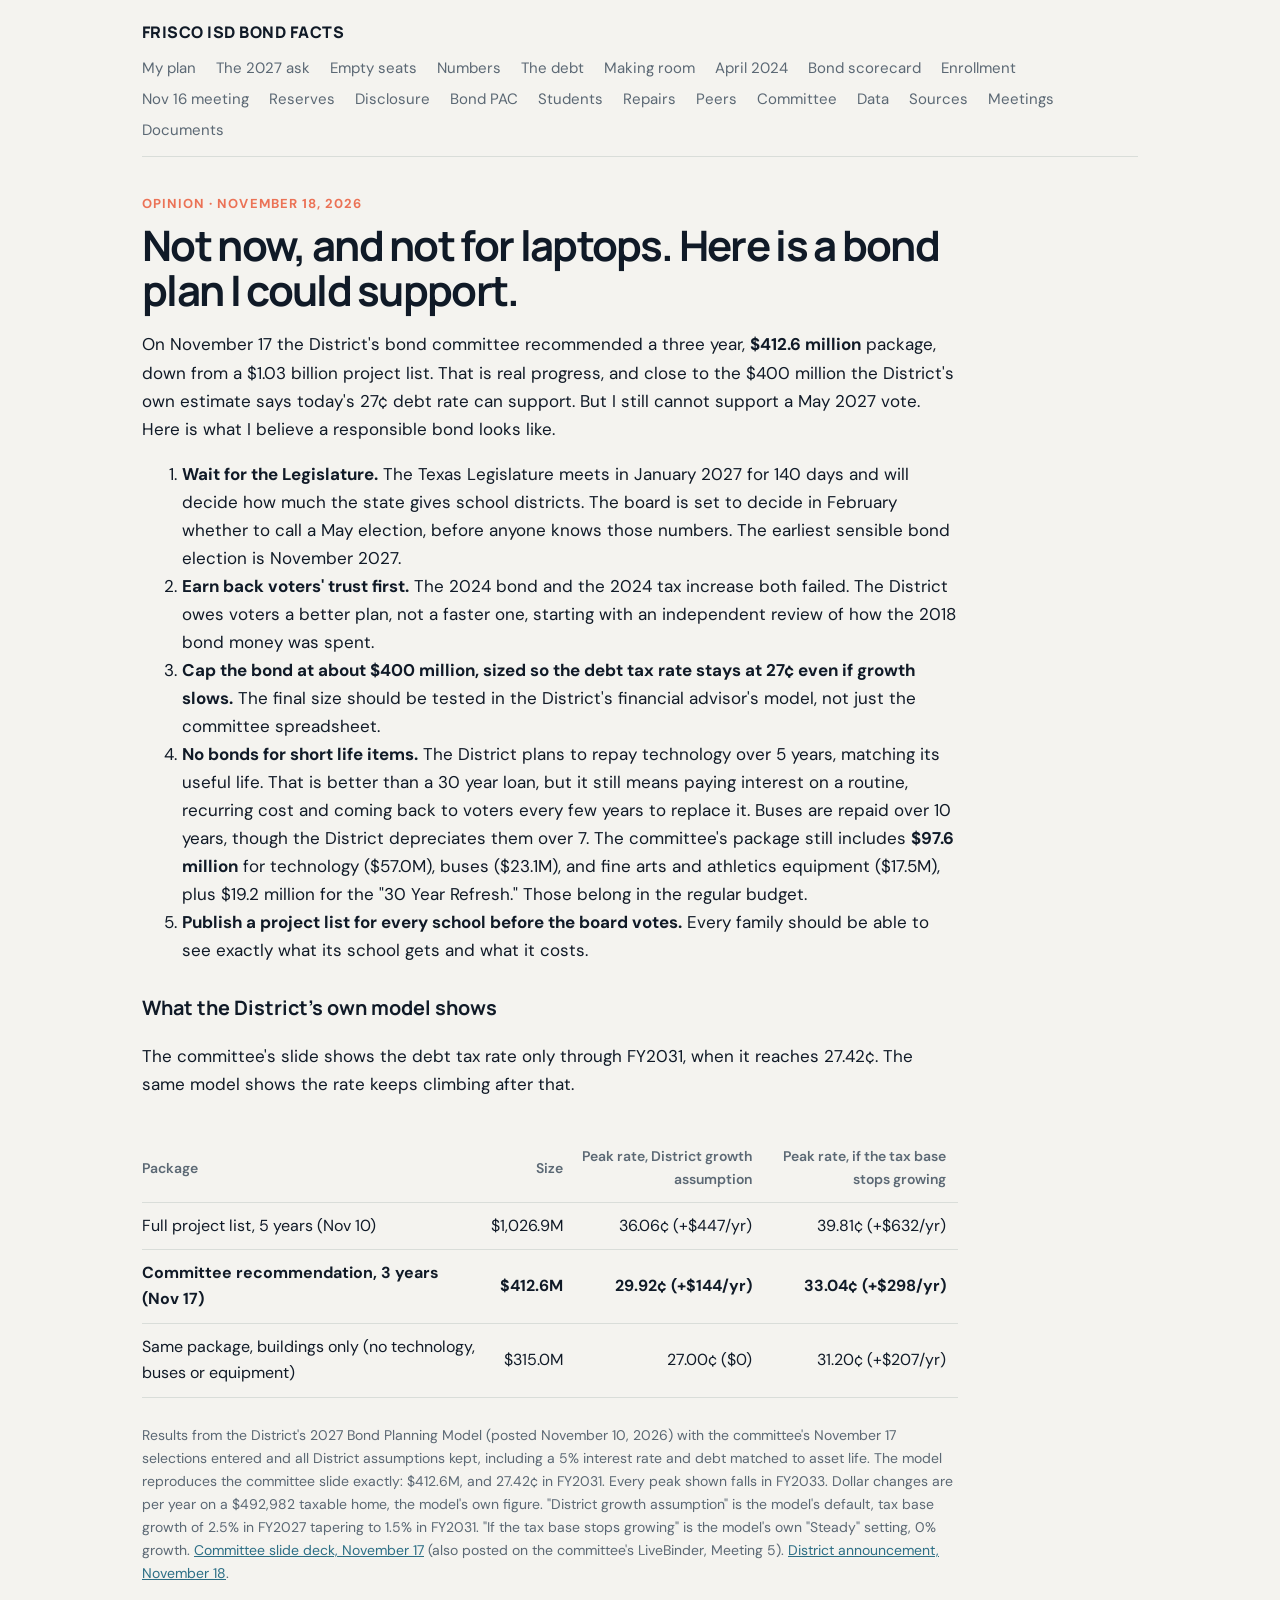
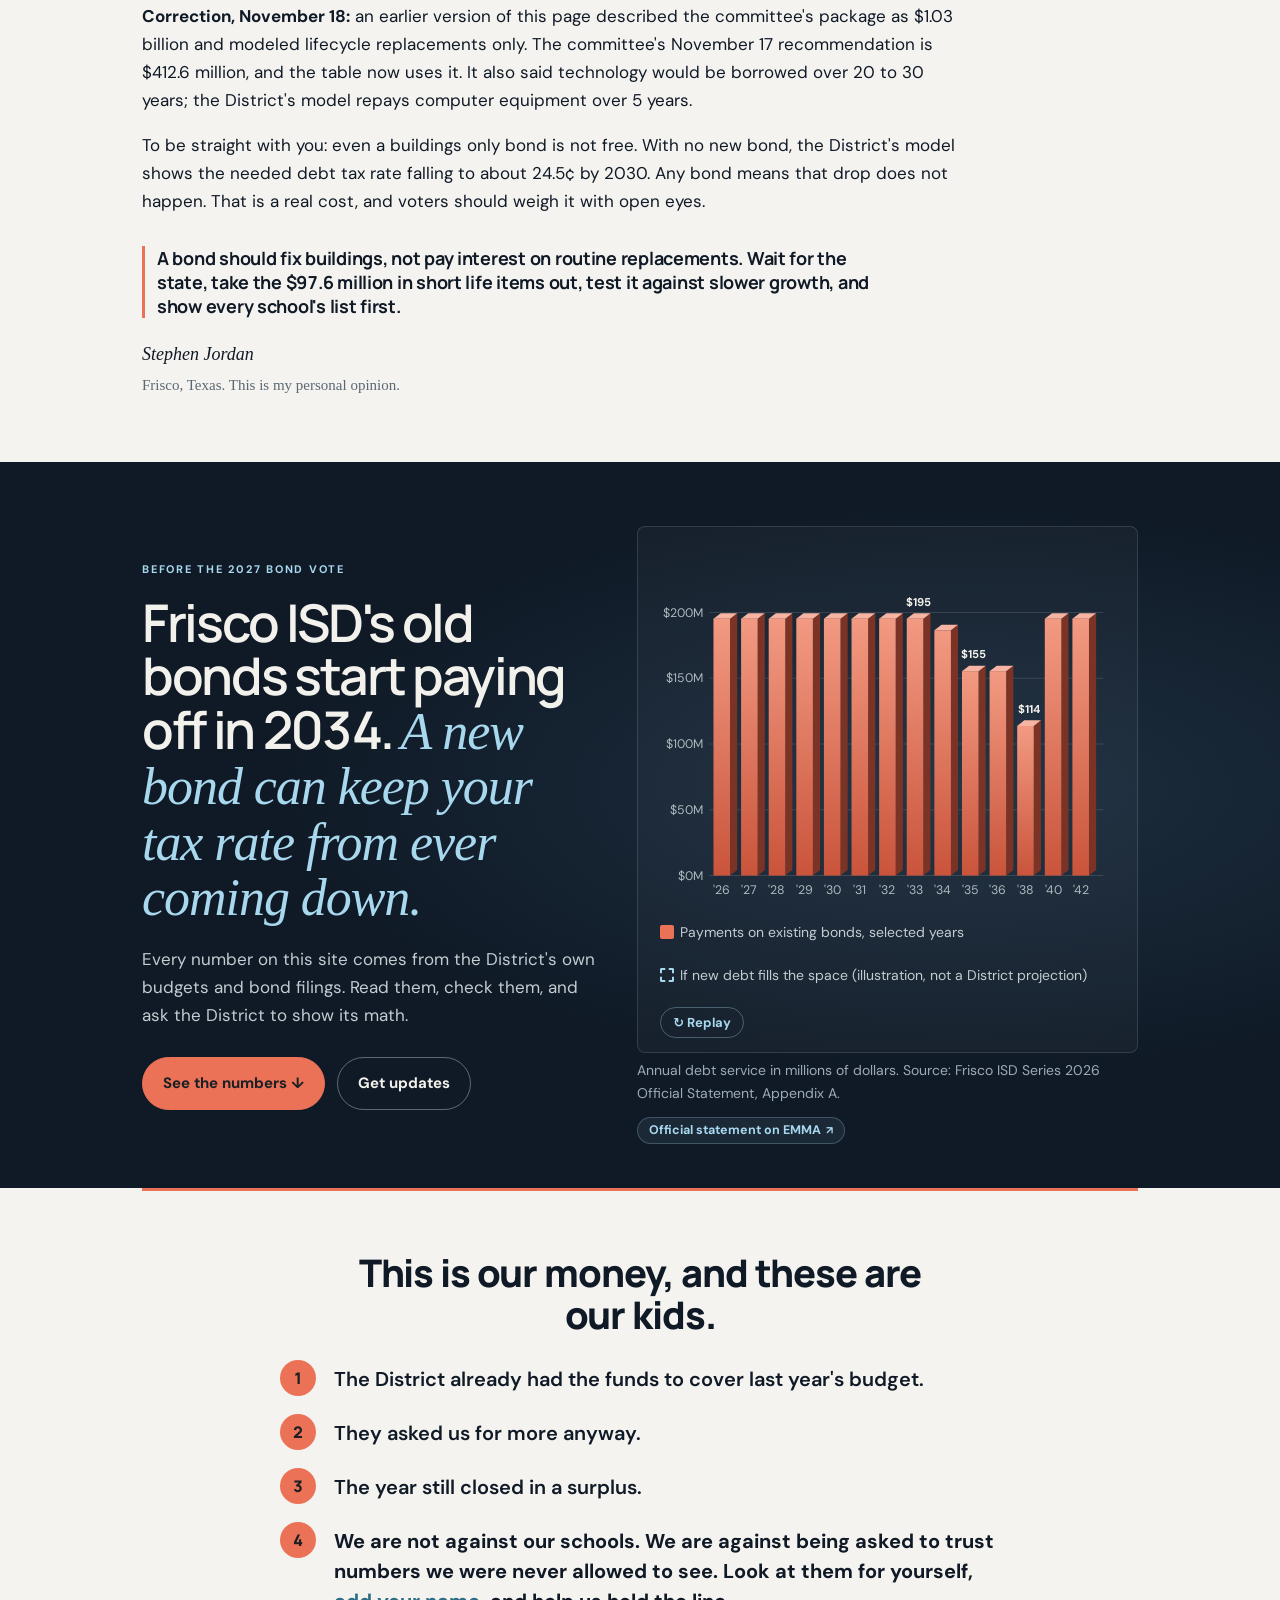
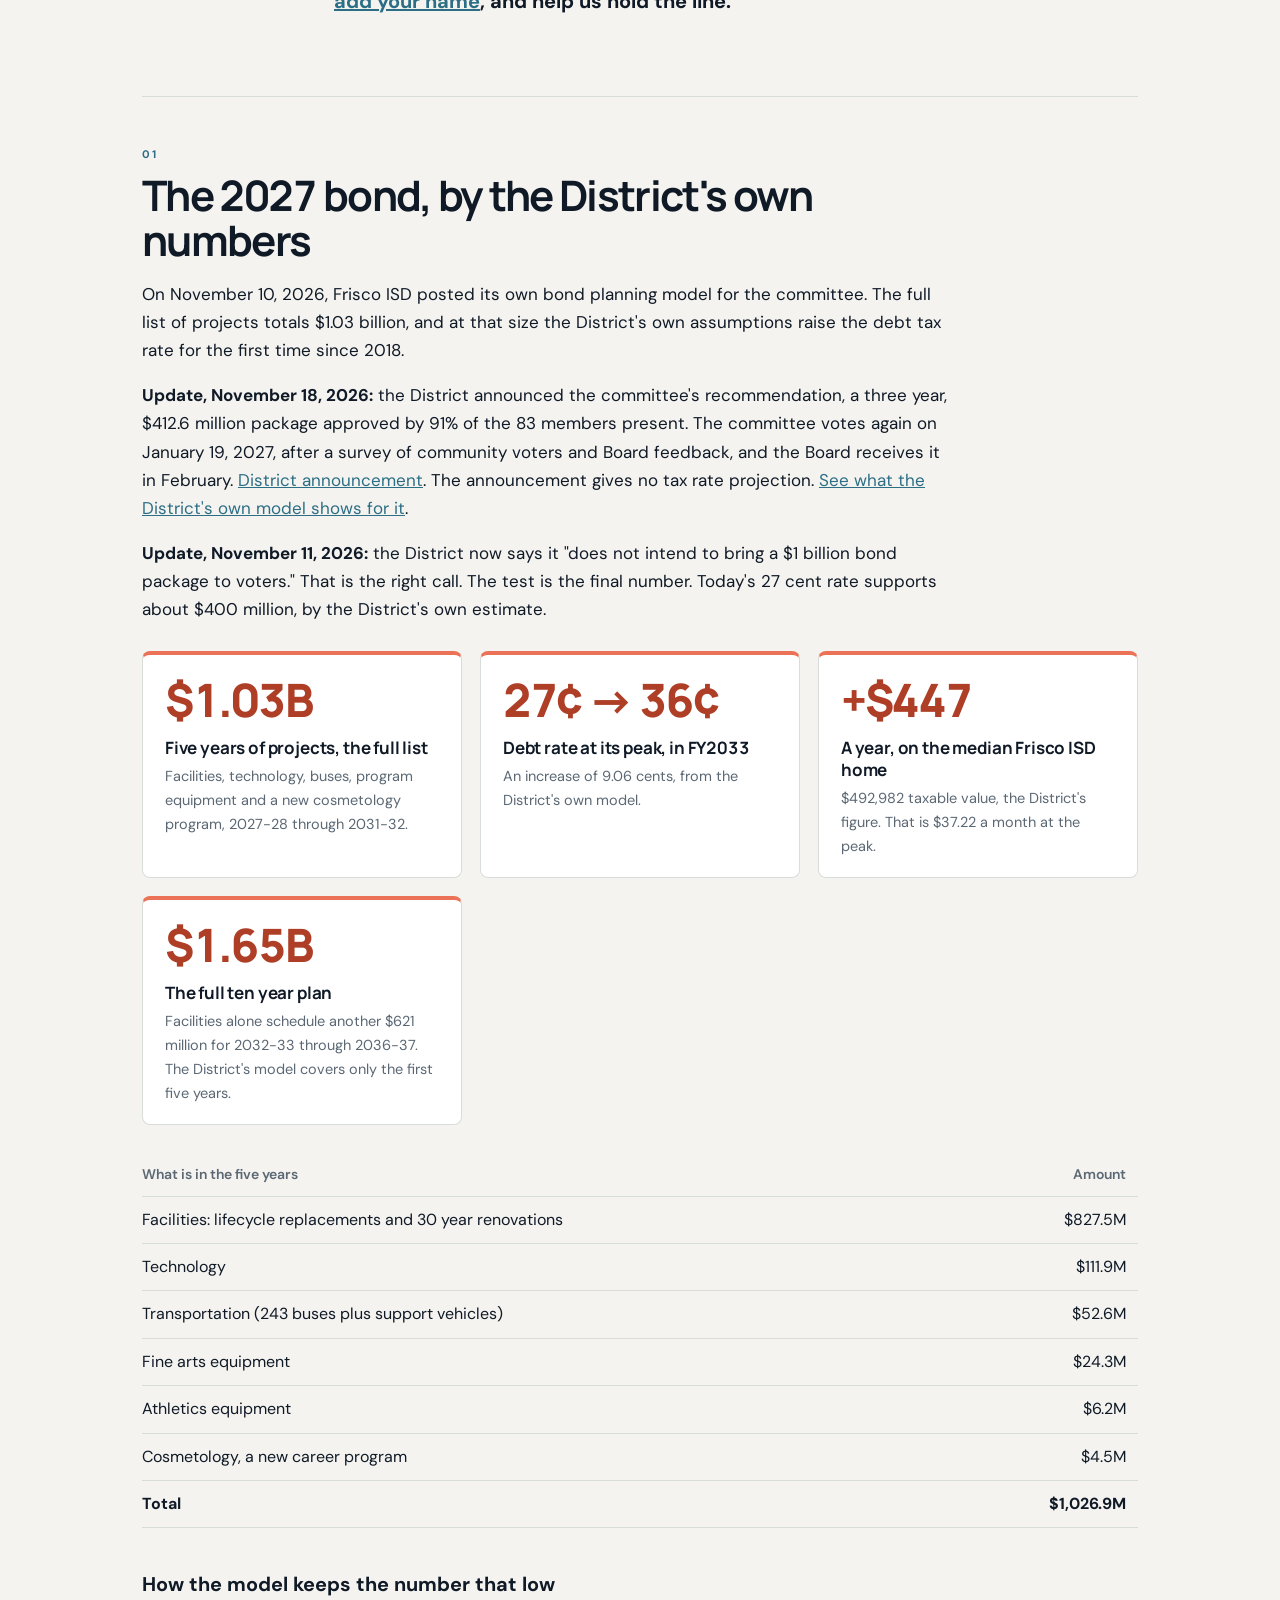
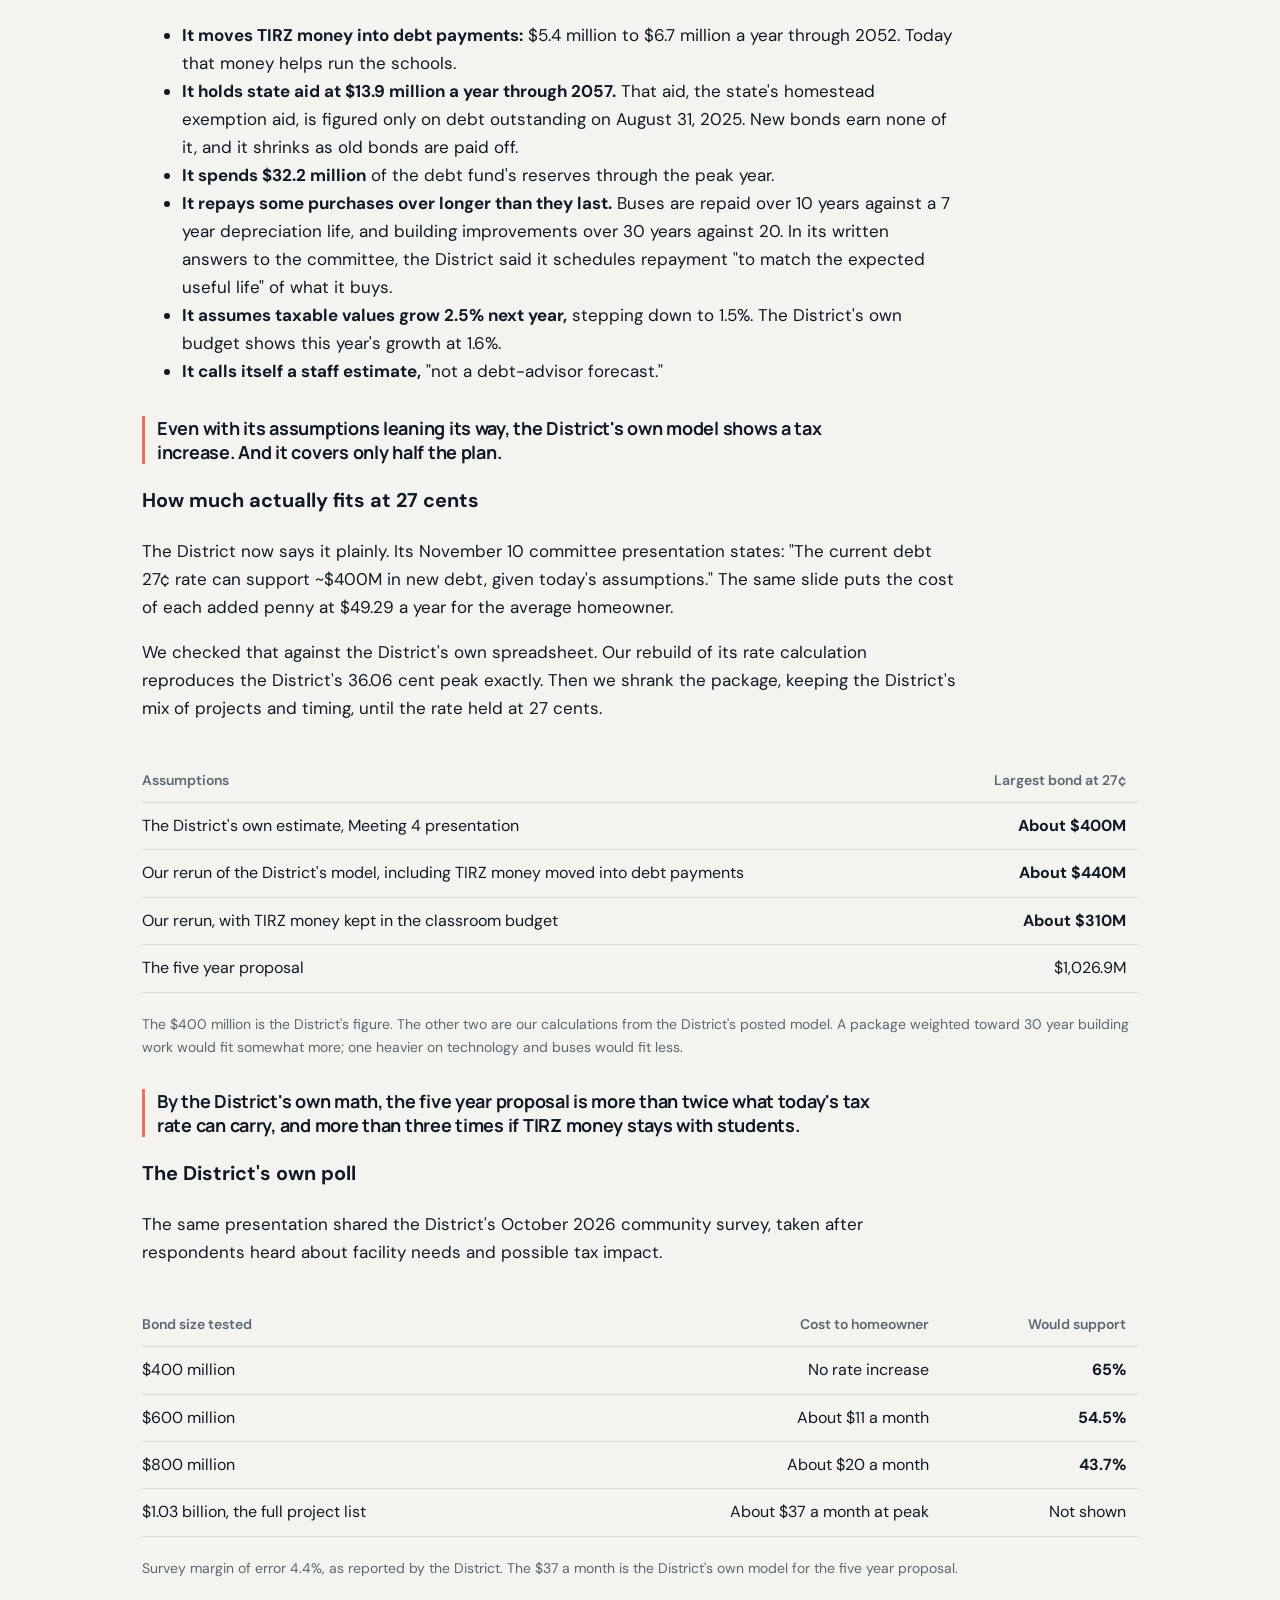
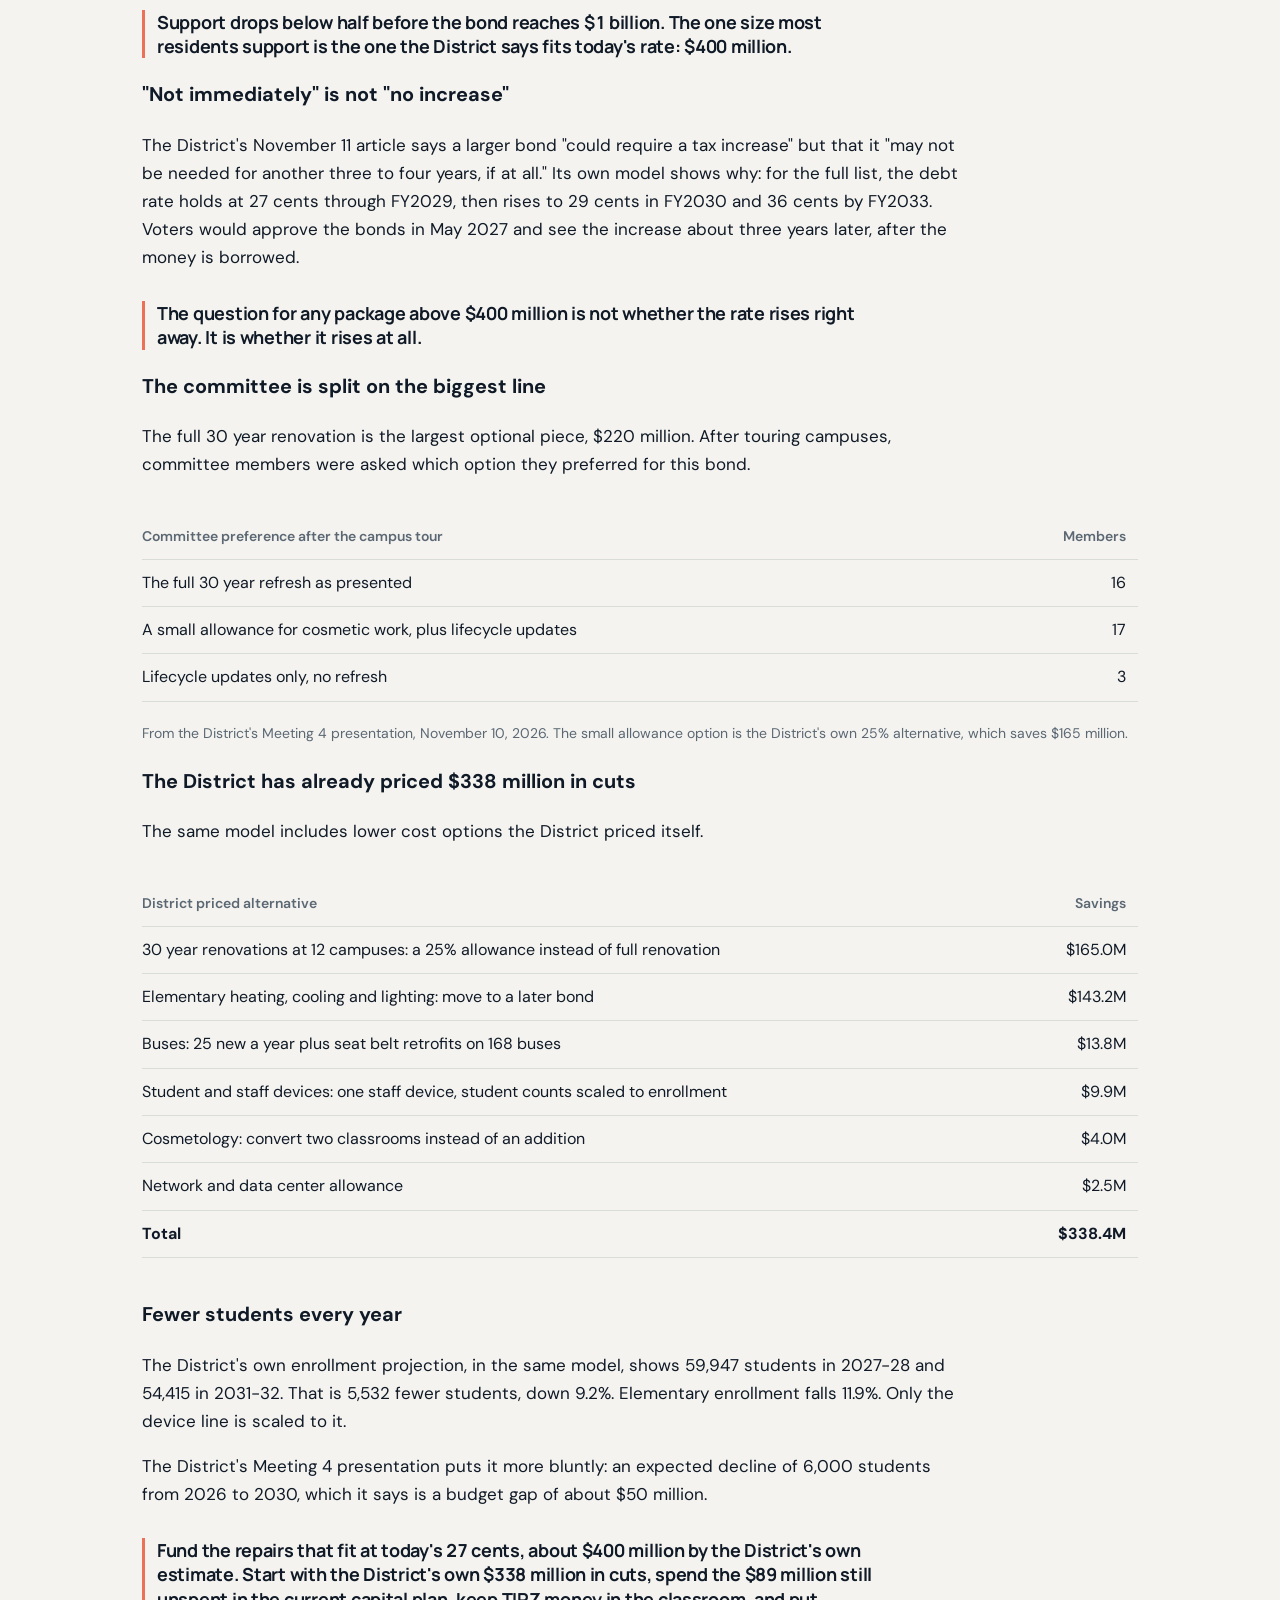
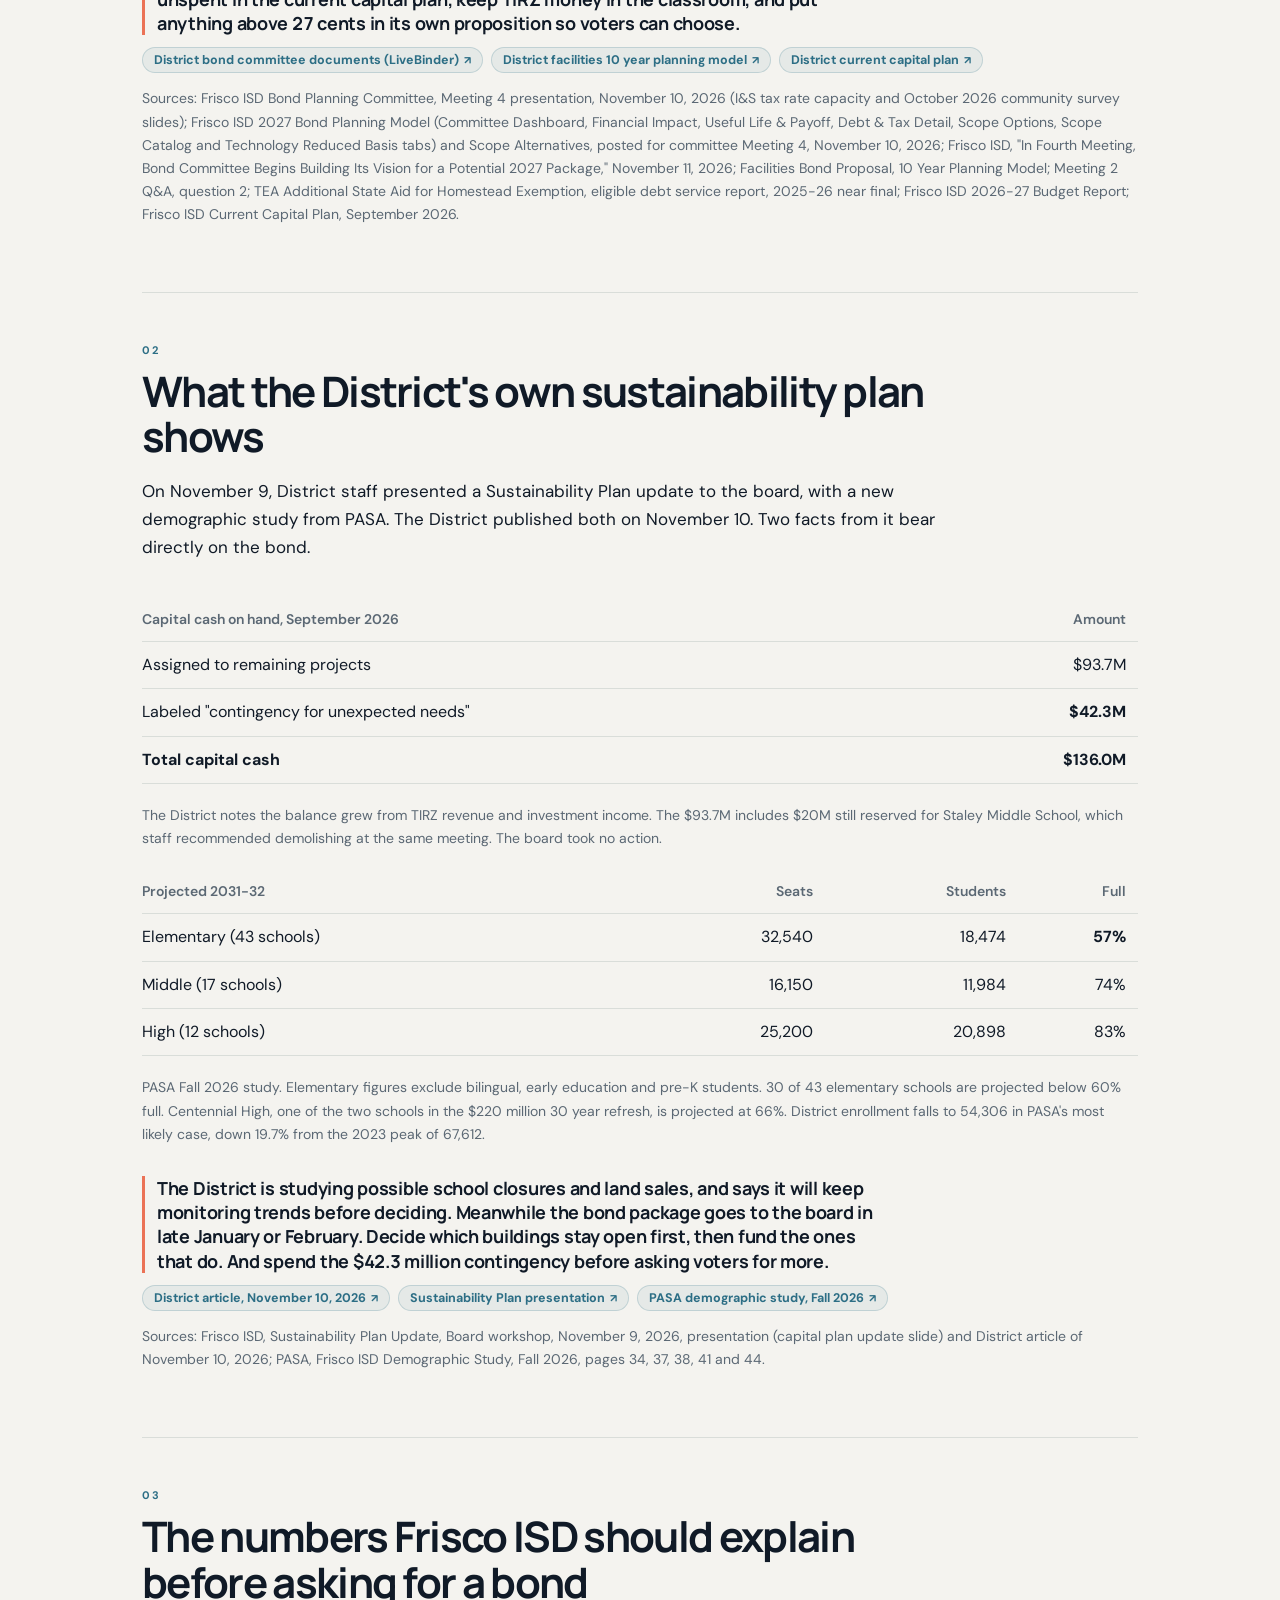
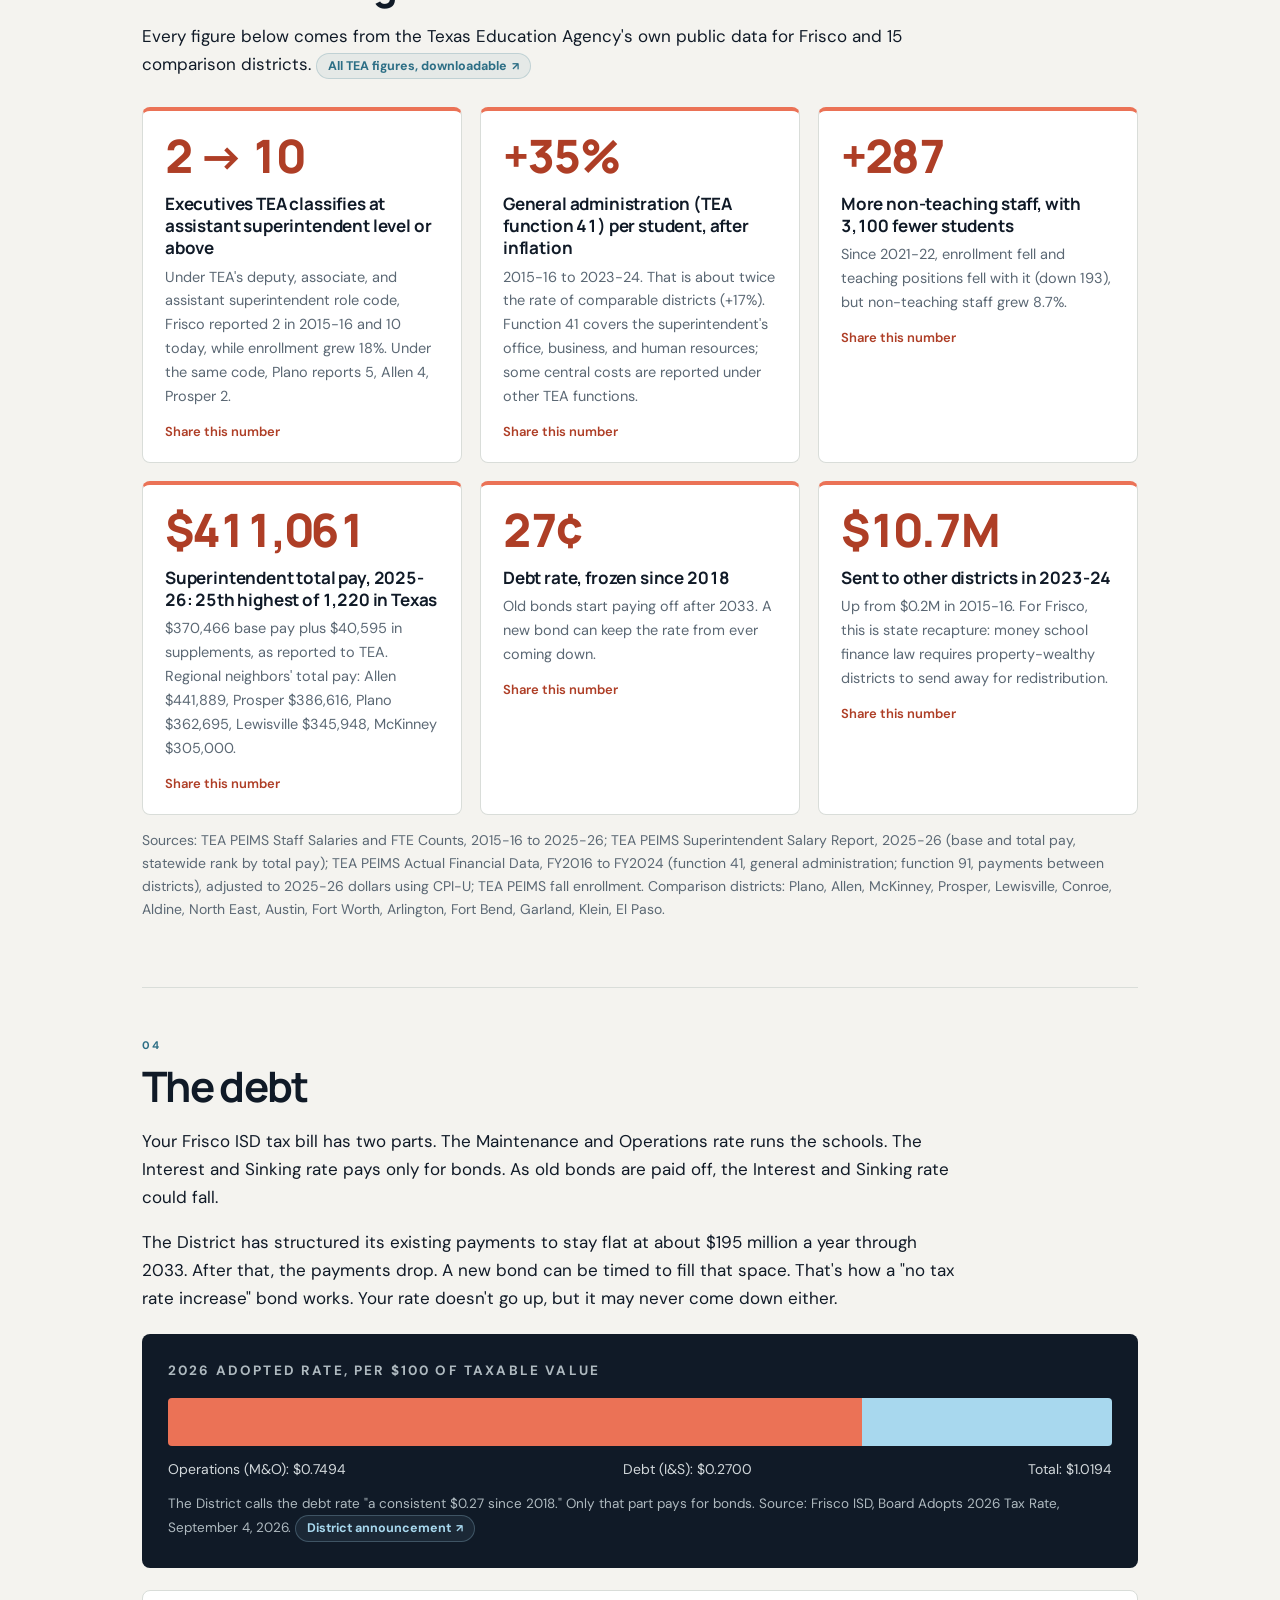
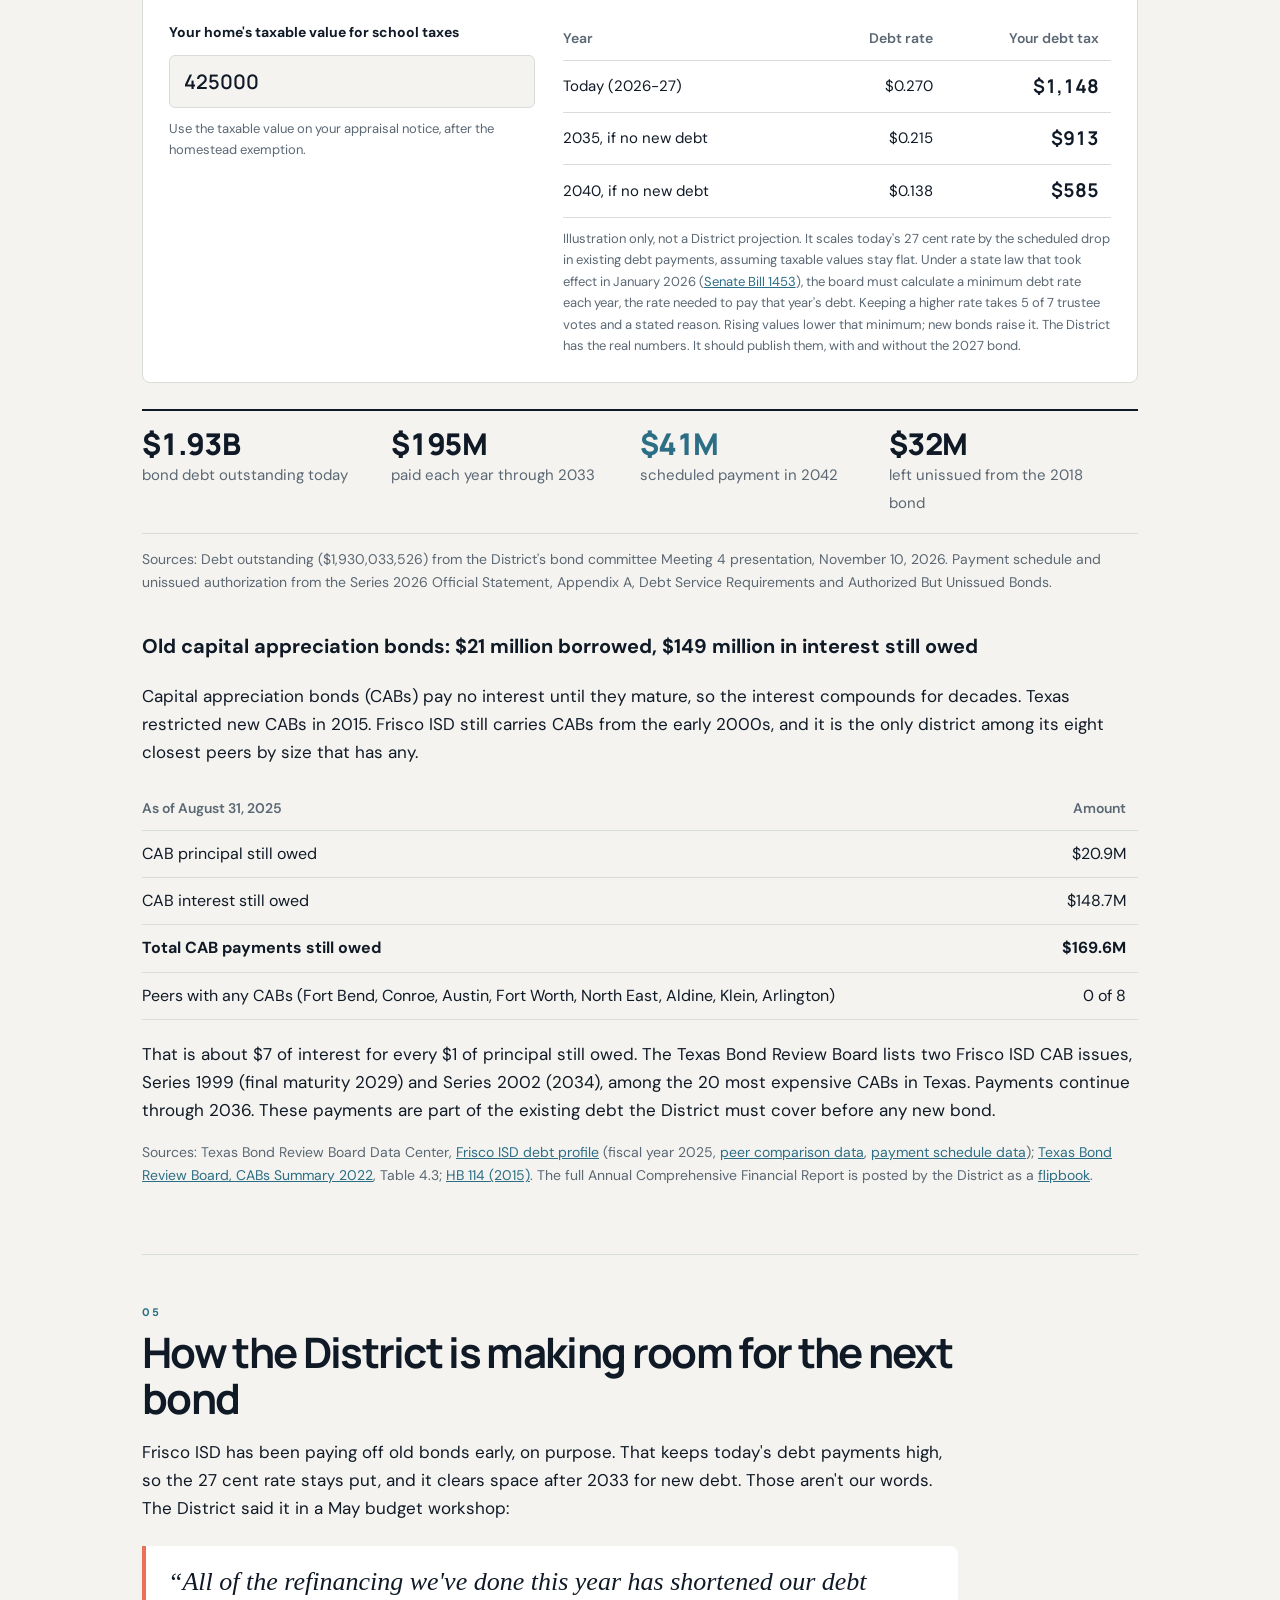
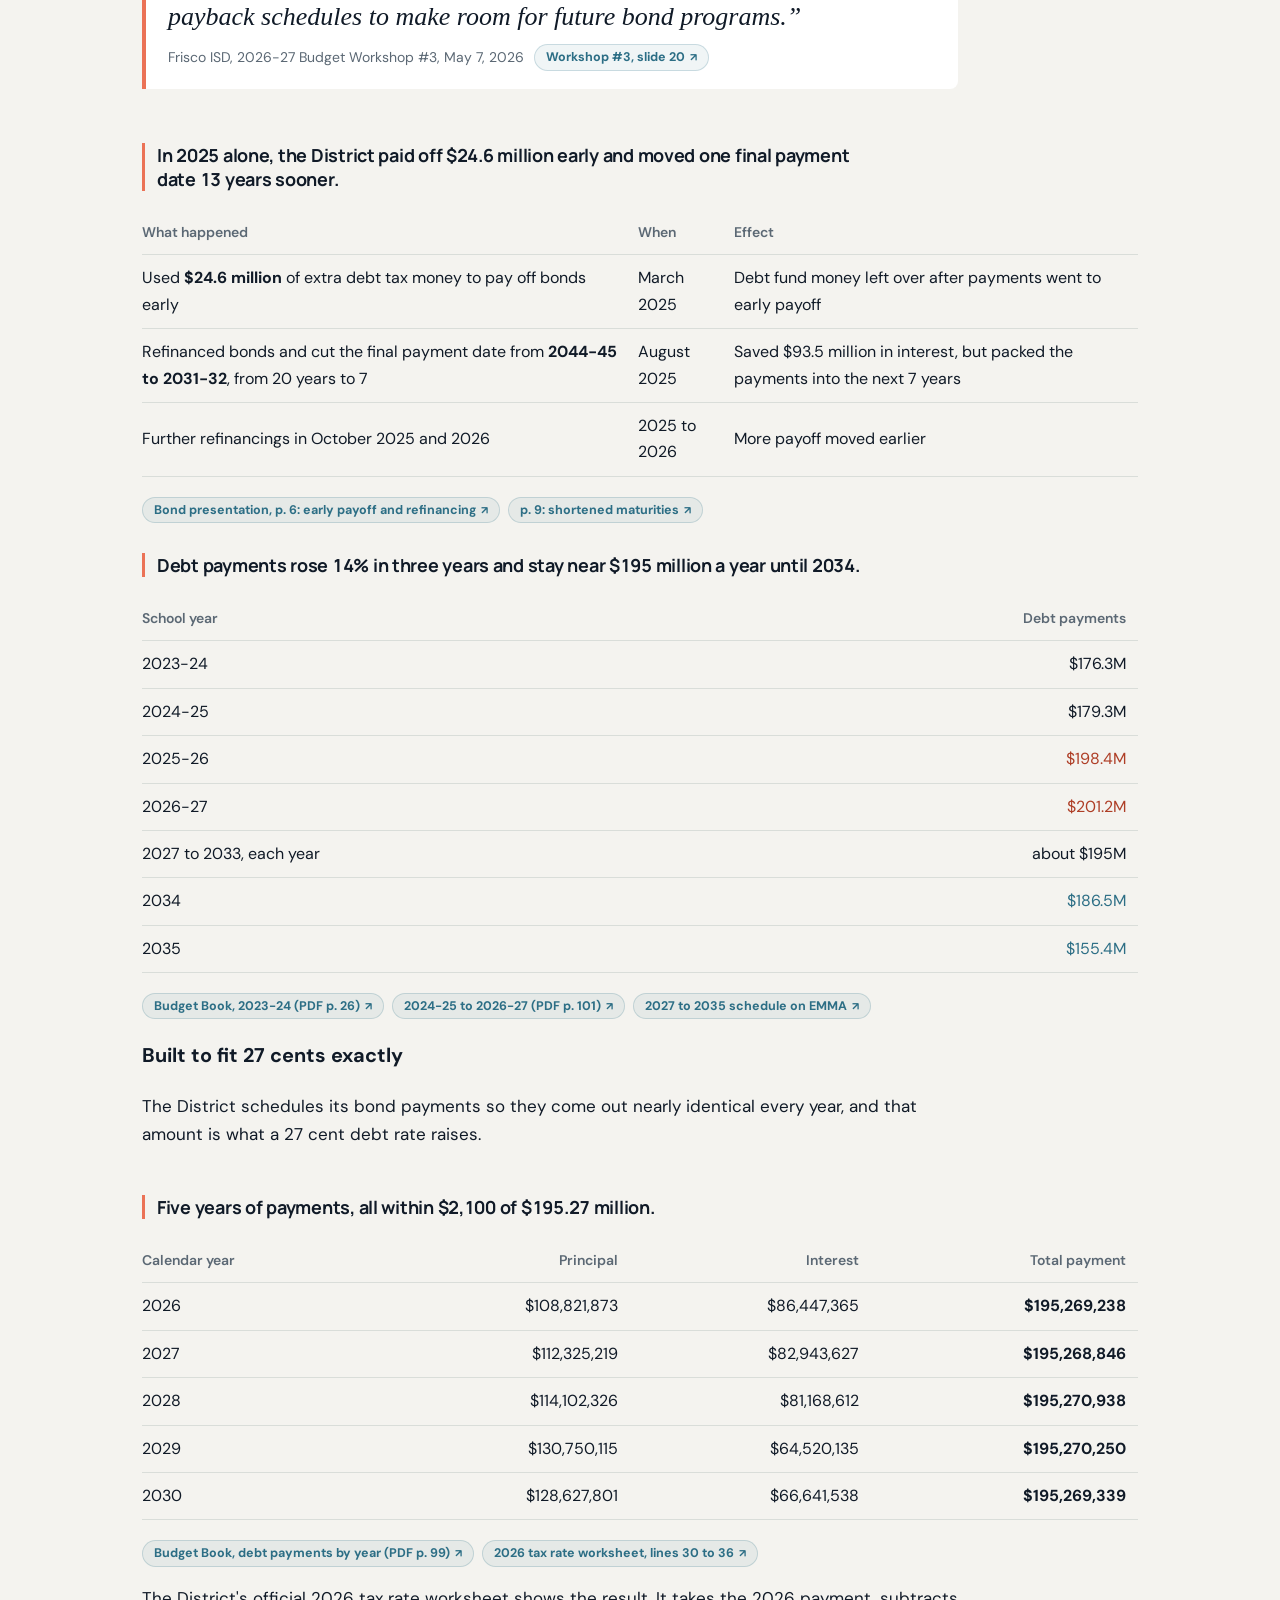
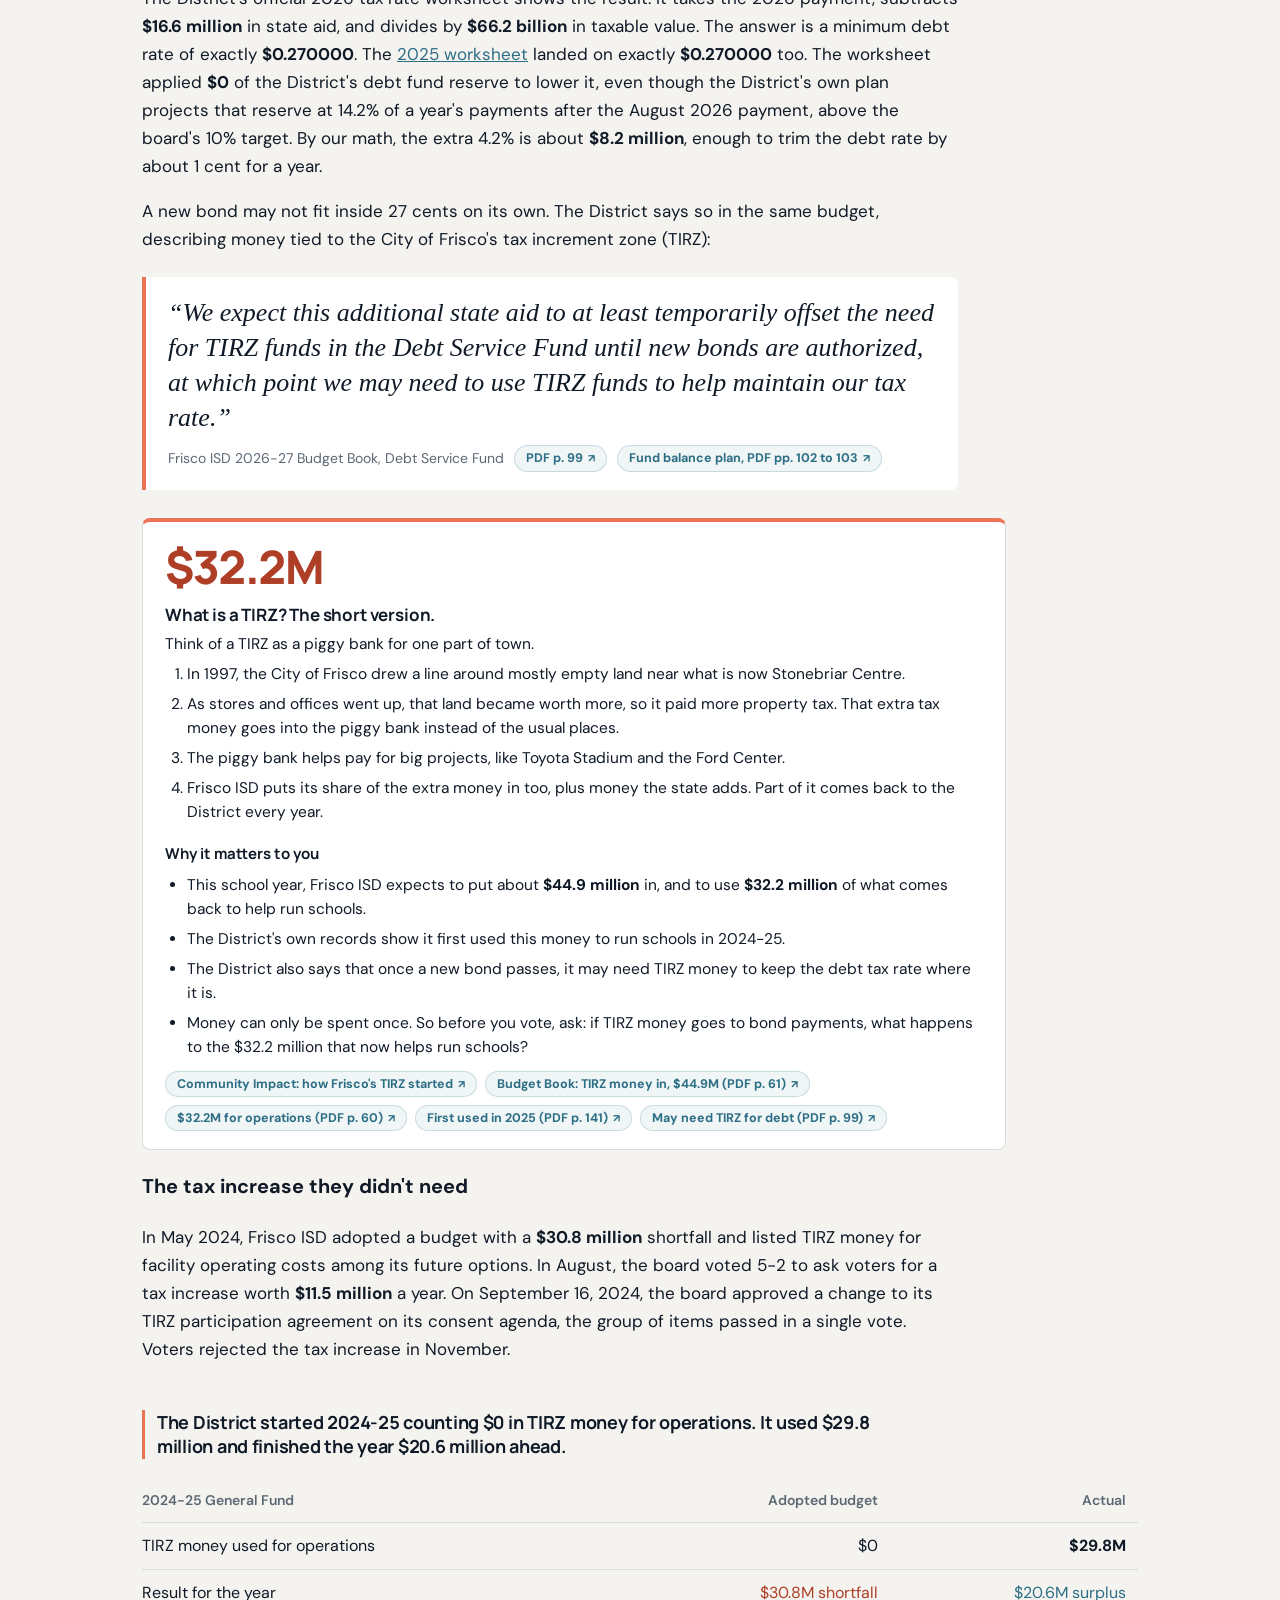
<file: index.html>
<!DOCTYPE html>
<html lang="en">
<head>
<!-- Google tag (gtag.js) -->
<script async src="https://www.googletagmanager.com/gtag/js?id=G-J5FRJHZBKQ"></script>
<script>
  window.dataLayer = window.dataLayer || [];
  function gtag(){dataLayer.push(arguments);}
  gtag('js', new Date());
  gtag('config', 'G-J5FRJHZBKQ', { allow_google_signals: false, allow_ad_personalization_signals: false });
</script>
<meta charset="utf-8">
<meta name="viewport" content="width=device-width, initial-scale=1, viewport-fit=cover">
<title>Frisco ISD Bond Facts: the 2027 bond, by the numbers</title>
<meta name="description" content="Frisco ISD's old bonds start paying off in 2034. A new bond can keep your tax rate from coming down. Debt, spending and votes, all sourced.">
<link rel="canonical" href="https://friscoisdbondfacts.com/">
<link rel="alternate" type="application/rss+xml" title="Frisco ISD Bond Facts" href="/feed.xml">
<meta name="theme-color" content="#101A27">
<link rel="icon" href="/favicon.svg" type="image/svg+xml">
<meta property="og:type" content="website">
<meta property="og:site_name" content="Frisco ISD Bond Facts">
<meta property="og:url" content="https://friscoisdbondfacts.com/">
<meta property="og:title" content="Frisco ISD's old bonds start paying off in 2034. A new bond can keep your tax rate from ever coming down.">
<meta property="og:description" content="The District's own numbers on debt, spending, and who paid for the 2024 bond campaign. Check every figure yourself before the 2027 vote.">
<meta property="og:image" content="https://friscoisdbondfacts.com/og-image.png">
<meta property="og:image:width" content="1200">
<meta property="og:image:height" content="630">
<meta property="og:image:alt" content="Chart of Frisco ISD debt payments held flat at about $195 million a year through 2033, then falling to $41 million by 2042.">
<meta name="twitter:card" content="summary_large_image">
<meta name="twitter:title" content="Frisco ISD's old bonds start paying off in 2034.">
<meta name="twitter:description" content="A new bond can keep your tax rate from ever coming down. The District's own numbers, sourced and downloadable.">
<meta name="twitter:image" content="https://friscoisdbondfacts.com/og-image.png">
<script type="application/ld+json">{"@context":"https://schema.org","@type":"WebSite","name":"Frisco ISD Bond Facts","url":"https://friscoisdbondfacts.com/","description":"Frisco ISD debt, spending, and bond campaign records, sourced to public documents, before the 2027 bond vote.","publisher":{"@type":"Person","name":"Stephen Jordan"}}</script>
<link rel="preconnect" href="https://fonts.googleapis.com">
<link rel="preconnect" href="https://fonts.gstatic.com" crossorigin>
<link href="https://fonts.googleapis.com/css2?family=DM+Sans:opsz,wght@9..40,400;9..40,500;9..40,700&family=Manrope:wght@500;600;700;800&display=swap" rel="stylesheet">
<style>
:root{
  --bg:#F4F3EF; --paper:#FFFFFF; --ink:#101A27; --muted:#5B6874;
  --rule:#D9DDD9; --teal:#2C6E85; --brick:#AE3E26; --coral:#EB7256; --sky:#A8D8EE; --ghost:#8FB3C4;
  --navy:#101A27; --head:"Manrope","DM Sans",system-ui,sans-serif;
  box-sizing:border-box;
  padding-top:env(safe-area-inset-top,0px);
  padding-bottom:env(safe-area-inset-bottom,0px);
}
@media (prefers-color-scheme:dark){
  :root:not([data-theme="light"]){
    --bg:#0E1620; --paper:#16212C; --ink:#E8EDF0; --muted:#A3AFB8;
    --rule:#26333F; --teal:#7FC3DC; --brick:#F08A70; --ghost:#6E8C9A;
  }
}
:root[data-theme="dark"]{
  --bg:#0E1620; --paper:#16212C; --ink:#E8EDF0; --muted:#A3AFB8;
  --rule:#26333F; --teal:#7FC3DC; --brick:#F08A70; --ghost:#6E8C9A;
}
*,*::before,*::after{box-sizing:inherit}
body{overflow-x:clip}
html{scroll-padding-top:env(safe-area-inset-top,0px);scroll-behavior:smooth}
@media (prefers-reduced-motion:reduce){html{scroll-behavior:auto}}
body{margin:0;background:var(--bg);color:var(--ink);
  font:17px/1.65 "DM Sans",system-ui,-apple-system,"Segoe UI",Arial,sans-serif;
  font-variant-numeric:tabular-nums;counter-reset:ch}
a{color:var(--teal)}
a:focus-visible,button:focus-visible{outline:3px solid var(--teal);outline-offset:3px}
.wrap{max-width:1040px;margin:0 auto;padding:0 22px}
.prose{max-width:68ch}
header.top{display:flex;flex-direction:column;align-items:flex-start;gap:10px;
  padding:18px 0 14px;border-bottom:1px solid var(--rule)}
.brand{font-family:var(--head);font-weight:800;font-size:16px;letter-spacing:.03em;color:var(--ink);text-decoration:none;white-space:nowrap;flex-shrink:0;text-transform:uppercase}
nav{display:flex;flex-wrap:wrap;justify-content:flex-start;gap:6px 20px}
nav a{color:var(--muted);text-decoration:none;font-size:15px;white-space:nowrap}
nav a:hover{color:var(--ink)}
@media (max-width:720px){nav{flex-wrap:nowrap;overflow-x:auto;width:100%;padding-bottom:4px;-webkit-overflow-scrolling:touch;scrollbar-width:none}nav::-webkit-scrollbar{display:none}}
/* Mobile menu */
.menu-btn,.nav-head{display:none}
@media (max-width:720px){
  header.top{flex-direction:row;align-items:center;justify-content:space-between}
  .menu-btn{display:inline-flex;align-items:center;justify-content:center;gap:8px;min-width:44px;height:44px;padding:0 12px;border:1px solid var(--rule);border-radius:99px;background:var(--paper);color:var(--ink);font:700 14px var(--head);cursor:pointer}
  .menu-btn svg{width:20px;height:20px}
  nav#site-nav{display:none;position:fixed;inset:0;z-index:50;background:var(--navy);flex-direction:column;flex-wrap:nowrap;gap:0;width:auto;margin:0;padding:max(14px,env(safe-area-inset-top)) 22px 32px;overflow-y:auto}
  nav#site-nav.open{display:flex}
  nav#site-nav .nav-head{display:flex;justify-content:space-between;align-items:center;padding:4px 0 10px;border-bottom:1px solid #ffffff2e;margin-bottom:6px}
  nav#site-nav .nav-head span{font:800 13px var(--head);letter-spacing:.14em;text-transform:uppercase;color:var(--sky)}
  nav#site-nav .nav-close{width:44px;height:44px;border:1px solid #ffffff40;border-radius:99px;background:transparent;color:#F2F1EC;font-size:26px;line-height:1;cursor:pointer}
  nav#site-nav a{color:#F2F1EC;font:700 21px var(--head);padding:13px 2px;border-bottom:1px solid #ffffff1a;white-space:normal}
  nav#site-nav a:hover,nav#site-nav a:focus-visible{color:var(--coral)}
  body.menu-open{overflow:hidden}
}

.hero{position:relative;isolation:isolate;color:#F2F1EC;padding:64px 0 44px;display:grid;grid-template-columns:minmax(0,1fr) minmax(0,1.1fr);gap:40px;align-items:center}
.hero::before{content:"";position:absolute;inset:0 calc(50% - 50vw);background:radial-gradient(ellipse at 75% 45%,#2F4E6466,transparent 50%),var(--navy);z-index:-1}
.eyebrow{font-size:11px;letter-spacing:.16em;text-transform:uppercase;font-weight:700;color:var(--sky);margin:0 0 18px}
.brand-h{margin:0;font-size:inherit;line-height:inherit;font-weight:inherit;flex-shrink:0}
.hero .headline{font-family:var(--head);font-weight:600;
  font-size:clamp(36px,4.3vw,52px);line-height:1.03;letter-spacing:-.045em;margin:0 0 20px}
.hero .headline h2,.hero .headline p{display:inline;font:inherit;letter-spacing:inherit;margin:0;color:inherit}
.hero .headline em{font-family:Georgia,"Times New Roman",serif;font-weight:400;font-style:italic;color:var(--sky);letter-spacing:-.02em}
.hero p.lede{font-size:17px;color:#C4CCD1;max-width:48ch;margin:0}
.actions{display:flex;flex-wrap:wrap;gap:12px;margin:28px 0 0}
.hero .btn{margin:0}
.hero .btn.alt{color:#F2F1EC;border-color:#FFFFFF55}
.hero .cap{color:#9EABB4}
.hero .herocta a{color:var(--sky)}

.chart{background:var(--paper);border:1px solid var(--rule);border-radius:8px;
  padding:22px 22px 14px;margin:34px 0 10px;overflow-x:auto}
.hero .chart{background:#FFFFFF08;border-color:#FFFFFF1F;margin:0;perspective:1100px}
.hero .legend{color:#C4CCD1}
.replay{font:inherit;font-size:13px;font-weight:700;color:var(--sky);background:transparent;border:1px solid #A8D8EE55;border-radius:99px;padding:4px 12px;cursor:pointer}
.replay:hover{background:#A8D8EE1A}
#ds{transition:transform .5s ease;transform-origin:50% 60%}
@media (prefers-reduced-motion:reduce){#ds{transition:none}}
.chart svg{display:block;width:100%;height:auto}
.legend{display:flex;flex-wrap:wrap;gap:20px;font-size:14px;color:var(--muted);margin:10px 0 0}
.key{display:inline-block;width:14px;height:14px;vertical-align:-2px;margin-right:6px;border-radius:2px}
.cap{font-size:14px;color:var(--muted);margin:6px 0 0}

section{padding:52px 0;border-top:1px solid var(--rule)}
section h2{font-family:var(--head);font-weight:700;font-size:clamp(28px,3.6vw,42px);
  line-height:1.08;margin:0 0 16px;letter-spacing:-.04em}
section>.prose:first-child>h2{counter-increment:ch}
section>.prose:first-child>h2::before{content:counter(ch,decimal-leading-zero);display:block;font-family:"DM Sans",sans-serif;font-size:11px;font-weight:700;letter-spacing:.16em;color:var(--teal);margin:0 0 12px}
#my-plan>.prose>h2{counter-increment:none}#my-plan>.prose>h2::before{content:none}
.facts{display:grid;grid-template-columns:repeat(auto-fit,minmax(210px,1fr));gap:0;
  margin:26px 0 8px;border-top:2px solid var(--ink)}
.fact{padding:16px 18px 16px 0;border-bottom:1px solid var(--rule)}
.fact b{display:block;font-family:var(--head);font-size:30px;font-weight:800;letter-spacing:-.04em;line-height:1.1}
.fact span{color:var(--muted);font-size:15px}
.up{color:var(--brick)} .down{color:var(--teal)}
.src{font-size:14px;color:var(--muted);margin-top:14px}

table{border-collapse:collapse;width:100%;font-size:16px;margin:20px 0}
th,td{text-align:left;padding:10px 12px 10px 0;border-bottom:1px solid var(--rule)}
th{font-weight:600;color:var(--muted);font-size:14px}
td.n,th.n{text-align:right}
.skip{position:absolute;left:-9999px;top:8px;z-index:10;background:var(--ink);color:var(--bg);padding:10px 14px;border-radius:6px;font-weight:700}
.skip:focus{left:12px}
.receipts{display:flex;flex-wrap:wrap;gap:8px;margin:12px 0 0}
.takeaway{font-family:var(--head);font-weight:700;font-size:18px;line-height:1.35;letter-spacing:-.015em;color:var(--ink);margin:30px 0 0;padding-left:12px;border-left:3px solid var(--coral);max-width:62ch}
footer .legal a{margin-right:16px;display:inline-block}
.sm{display:inline-flex;align-items:center;gap:5px;font-size:12.5px;font-weight:700;line-height:1.3;color:var(--teal);background:#2C6E8512;border:1px solid #2C6E8533;border-radius:99px;padding:4px 11px;text-decoration:none;max-width:100%}
.sm::after{content:"\2197";font-size:11px}
.sm:hover{background:#2C6E8524}
.hero .sm,.budget .sm{color:var(--sky);background:#A8D8EE14;border-color:#A8D8EE40}
.quote .sm{font-style:normal;margin-left:6px;vertical-align:1px}
.tablewrap{overflow-x:auto}

.ask{background:var(--ink);color:var(--bg);border-radius:6px;padding:34px 28px;margin:10px 0}
.ask h2{color:var(--bg)}
.ask p{max-width:62ch}
.ask ol{max-width:62ch;padding-left:22px}

.btn{display:inline-block;background:var(--coral);color:#1B2024;text-decoration:none;font-weight:700;font-size:15px;
  padding:13px 20px;border-radius:99px;margin:8px 10px 0 0;border:1px solid var(--coral);transition:transform .15s ease,box-shadow .15s ease}
.btn:hover{transform:translateY(-2px);box-shadow:0 6px 18px #0000001f}
.btn.alt{background:transparent;color:var(--ink);border:1px solid var(--rule)}
@media (prefers-reduced-motion:reduce){.btn{transition:none}.btn:hover{transform:none}}

ol.sources{padding-left:20px;max-width:76ch}
ol.sources li{margin:0 0 10px}

footer{border-top:1px solid var(--rule);padding:28px 0 40px;font-size:14px;color:var(--muted)}
.disclose{border:1px solid var(--ink);color:var(--ink);display:inline-block;padding:8px 12px;font-weight:600;margin-bottom:12px}
.big{display:grid;grid-template-columns:repeat(auto-fit,minmax(240px,1fr));gap:18px;margin:28px 0 8px}
.hl{background:var(--paper);border:1px solid var(--rule);border-top:4px solid var(--coral);border-radius:8px;padding:22px 22px 18px}
.hl b{display:block;font-family:var(--head);font-weight:800;font-size:clamp(34px,4.6vw,46px);line-height:1;letter-spacing:-.05em;color:var(--brick)}
.hl h3{font-family:var(--head);font-size:17px;line-height:1.3;margin:14px 0 6px;letter-spacing:-.01em}
.hl p{font-size:14.5px;color:var(--muted);margin:0}
.explain{max-width:72ch;margin:28px 0 8px}
.explain h4{font-family:var(--head);font-size:15px;margin:18px 0 6px}
.explain ol,.explain ul{margin:6px 0 0;padding-left:22px}
.explain li,.explain p{font-size:15.5px;line-height:1.55;color:inherit;margin:0 0 6px}
.quote{margin:24px 0;padding:18px 22px;border-left:4px solid var(--coral);background:var(--paper);font-family:Georgia,"Times New Roman",serif;font-style:italic;font-size:clamp(20px,2.6vw,26px);line-height:1.35;border-radius:0 8px 8px 0}
.quote span{display:block;margin-top:10px;font-family:"DM Sans",sans-serif;font-style:normal;font-size:14px;color:var(--muted)}
.budget{background:var(--navy);color:#E9EDEF;border-radius:8px;padding:26px;margin:22px 0}
.budget .eyebrow{margin:0 0 4px}
.budget .rate{display:flex;height:48px;border-radius:4px;overflow:hidden;margin:16px 0 12px}
.budget .rate span:first-child{width:73.5%;background:var(--coral)}
.budget .rate span:last-child{flex:1;background:var(--sky)}
.budget .legend2{display:flex;justify-content:space-between;flex-wrap:wrap;gap:8px;font-size:14px;color:#D2D8DB}
.budget p{font-size:13.5px;color:#AEB9BF;margin:12px 0 0}
.calc{background:var(--paper);border:1px solid var(--rule);border-radius:8px;padding:26px;margin:22px 0;display:grid;grid-template-columns:minmax(0,.8fr) minmax(0,1.2fr);gap:28px;align-items:start}
.calc label{font-weight:700;font-size:14px}
.calc input{display:block;width:100%;margin-top:10px;padding:12px 14px;border:1px solid var(--rule);border-radius:6px;font:600 20px var(--head);background:var(--bg);color:var(--ink)}
.calc .note{font-size:13px;color:var(--muted);margin:10px 0 0}
.calc table{margin:0;font-size:15px}
.calc td.n b{font-family:var(--head);font-size:19px}
.cta-grid{display:grid;grid-template-columns:repeat(auto-fit,minmax(260px,1fr));gap:16px;margin:18px 0 6px}
.cta-card{background:var(--paper);border:1px solid var(--rule);border-top:4px solid var(--coral);border-radius:8px;padding:22px}
.cta-card h3{margin:0 0 8px;font-family:var(--head);font-size:19px;letter-spacing:-.02em}
.cta-card p{font-size:15px;color:var(--muted);margin:0 0 14px}
.cta-card .fine{font-size:13px;margin:12px 0 0}
.signup{display:flex;flex-direction:column;gap:10px}
.signup input{font:inherit;font-size:16px;padding:11px 12px;border:1px solid var(--rule);border-radius:6px;background:var(--bg);color:var(--ink)}
.signup input:focus{outline:2px solid var(--brick);outline-offset:1px}
.signup .hp{position:absolute;left:-9999px;width:1px;height:1px;opacity:0}
.formmsg{min-height:1.2em;font-size:14px;margin:2px 0 0}
.sr{position:absolute;width:1px;height:1px;overflow:hidden;clip:rect(0 0 0 0);white-space:nowrap}
.herocta{margin:14px 0 0;font-size:15px}
.herocta a{color:var(--brick);font-weight:600;text-decoration:none}
.hl .share{display:inline-block;margin-top:12px;padding:0;border:0;background:none;font:inherit;font-size:13px;font-weight:600;color:var(--brick);cursor:pointer}
.hl .share:hover{text-decoration:underline}
button.btn{font-family:inherit;font-size:inherit;border:0;cursor:pointer;line-height:1.2}
button.btn:disabled{opacity:.6;cursor:default}
.signup button.btn{align-self:flex-start}
@media (max-width:860px){
  .hero{grid-template-columns:1fr;gap:28px;padding:44px 0 32px}
}
@media (max-width:600px){
  nav{flex-wrap:wrap;overflow-x:visible;gap:6px 14px}
  nav a{font-size:14px}
  .hero{padding:32px 0 24px}
  .hero .headline{font-size:32px;line-height:1.06}
  .hero p.lede{font-size:16px}
  .chart{padding:14px 10px 10px}
  section h2{font-size:27px}
  .quote{font-size:19px;padding:14px 16px}
  .calc{grid-template-columns:1fr;padding:20px}
  .budget{padding:20px}
}
/* Rally band at the hero/content seam */
.rally{text-align:center;border-top:3px solid var(--coral);padding:60px 0}
.rally h2{font-family:var(--head);font-weight:800;font-size:clamp(26px,3.4vw,38px);line-height:1.12;letter-spacing:-.03em;margin:0 auto 24px;max-width:22ch}
.rally ol{list-style:none;counter-reset:ra;max-width:60ch;margin:0 auto;padding:0;text-align:left}
.rally ol li{counter-increment:ra;position:relative;padding:4px 0 4px 54px;margin:0 0 16px;font-size:clamp(17px,1.9vw,20px);line-height:1.5;font-weight:600}
.rally ol li::before{content:counter(ra);position:absolute;left:0;top:0;width:36px;height:36px;display:flex;align-items:center;justify-content:center;background:var(--coral);color:#1B2024;font-family:var(--head);font-weight:800;font-size:16px;border-radius:99px}
.rally ol li:last-child{font-weight:700}
@media (max-width:560px){.rally ol li{padding-left:46px}}
</style>
</head>
<body>
<!--email_off-->
<a class="skip" href="#main">Skip to content</a>
<div class="wrap">
<header class="top">
  <h1 class="brand-h"><a class="brand" href="/">Frisco ISD Bond Facts</a></h1>
  <button class="menu-btn" type="button" aria-expanded="false" aria-controls="site-nav"><svg viewBox="0 0 24 24" aria-hidden="true"><path d="M3 6h18M3 12h18M3 18h18" stroke="currentColor" stroke-width="2.2" stroke-linecap="round"/></svg>Menu</button>
  <nav id="site-nav" aria-label="Sections">
    <div class="nav-head"><span>Sections</span><button class="nav-close" type="button" aria-label="Close menu">&times;</button></div>
    <a href="#my-plan">My plan</a><a href="#the-ask">The 2027 ask</a><a href="#sustainability">Empty seats</a><a href="#numbers">Numbers</a><a href="#debt">The debt</a><a href="#room">Making room</a><a href="#they-knew">April 2024</a><a href="#bond-scorecard">Bond scorecard</a><a href="#enrollment">Enrollment</a><a href="#nov16">Nov 16 meeting</a><a href="#reserves">Reserves</a><a href="#disclosure">Disclosure</a><a href="#pac">Bond PAC</a><a href="#students">Students</a><a href="#repairs">Repairs</a><a href="#peers">Peers</a><a href="#committee">Committee</a><a href="#data">Data</a><a href="#sources">Sources</a><a href="/meetings/">Meetings</a><a href="/documents">Documents</a>
  </nav>
</header>
<main id="main">
<div id="third-party-notice" role="note" hidden style="margin:16px max(16px, calc((100% - 960px) / 2)) 0;border:1px solid #c9a227;background:#fff8e1;color:#3b2f00;padding:12px 16px;border-radius:4px;font-size:15px;line-height:1.5">
  <strong>A note about how you got here.</strong> You reached this site through a domain we don't own or control. sherrieforfisd.com and sherrie4fisd.com were registered by someone else and forward to this page. Frisco ISD Bond Facts is not affiliated with Trustee Sherrie Salas or with any campaign.
</div>
<script>
(function(){try{var r=document.referrer?new URL(document.referrer).hostname.replace(/^www\./,''):'';
if(r==='sherrieforfisd.com'||r==='sherrie4fisd.com'){document.getElementById('third-party-notice').hidden=false;}}catch(e){}})();
</script>

<section id="my-plan" class="opinion" aria-label="Opinion by Stephen Jordan" style="border-top:0;padding:36px 0 44px">
  <div class="prose">
    <p class="eyebrow" style="color:var(--coral);font-weight:700;letter-spacing:.08em;text-transform:uppercase;font-size:13px;margin:0 0 8px">Opinion &middot; November 18, 2026</p>
    <h2 style="margin-top:0">Not now, and not for laptops. Here is a bond plan I could support.</h2>
    <p>On November 17 the District's bond committee recommended a three year, <strong>$412.6 million</strong> package, down from a $1.03 billion project list. That is real progress, and close to the $400 million the District's own estimate says today's 27&cent; debt rate can support. But I still cannot support a May 2027 vote. Here is what I believe a responsible bond looks like.</p>
    <ol>
      <li><strong>Wait for the Legislature.</strong> The Texas Legislature meets in January 2027 for 140 days and will decide how much the state gives school districts. The board is set to decide in February whether to call a May election, before anyone knows those numbers. The earliest sensible bond election is November 2027.</li>
      <li><strong>Earn back voters' trust first.</strong> The 2024 bond and the 2024 tax increase both failed. The District owes voters a better plan, not a faster one, starting with an independent review of how the 2018 bond money was spent.</li>
      <li><strong>Cap the bond at about $400 million, sized so the debt tax rate stays at 27&cent; even if growth slows.</strong> The final size should be tested in the District's financial advisor's model, not just the committee spreadsheet.</li>
      <li><strong>No bonds for short life items.</strong> The District plans to repay technology over 5 years, matching its useful life. That is better than a 30 year loan, but it still means paying interest on a routine, recurring cost and coming back to voters every few years to replace it. Buses are repaid over 10 years, though the District depreciates them over 7. The committee's package still includes <strong>$97.6 million</strong> for technology ($57.0M), buses ($23.1M), and fine arts and athletics equipment ($17.5M), plus $19.2 million for the "30 Year Refresh." Those belong in the regular budget.</li>
      <li><strong>Publish a project list for every school before the board votes.</strong> Every family should be able to see exactly what its school gets and what it costs.</li>
    </ol>
    <h3 style="font-family:var(--head);margin:28px 0 6px">What the District's own model shows</h3>
    <p>The committee's slide shows the debt tax rate only through FY2031, when it reaches 27.42&cent;. The same model shows the rate keeps climbing after that.</p>
    <div style="overflow-x:auto"><table>
      <thead><tr><th>Package</th><th class="n">Size</th><th class="n">Peak rate, District growth assumption</th><th class="n">Peak rate, if the tax base stops growing</th></tr></thead>
      <tbody>
        <tr><td>Full project list, 5 years (Nov 10)</td><td class="n">$1,026.9M</td><td class="n">36.06&cent; (+$447/yr)</td><td class="n">39.81&cent; (+$632/yr)</td></tr>
        <tr><td><strong>Committee recommendation, 3 years (Nov 17)</strong></td><td class="n"><strong>$412.6M</strong></td><td class="n"><strong>29.92&cent; (+$144/yr)</strong></td><td class="n"><strong>33.04&cent; (+$298/yr)</strong></td></tr>
        <tr><td>Same package, buildings only (no technology, buses or equipment)</td><td class="n">$315.0M</td><td class="n">27.00&cent; ($0)</td><td class="n">31.20&cent; (+$207/yr)</td></tr>
      </tbody>
    </table></div>
    <p class="cap">Results from the District's 2027 Bond Planning Model (posted November 10, 2026) with the committee's November 17 selections entered and all District assumptions kept, including a 5% interest rate and debt matched to asset life. The model reproduces the committee slide exactly: $412.6M, and 27.42&cent; in FY2031. Every peak shown falls in FY2033. Dollar changes are per year on a $492,982 taxable home, the model's own figure. "District growth assumption" is the model's default, tax base growth of 2.5% in FY2027 tapering to 1.5% in FY2031. "If the tax base stops growing" is the model's own "Steady" setting, 0% growth. <a href="/docs/2026-11-17_bond-committee-meeting-5-slide-deck.pdf">Committee slide deck, November 17</a> (also posted on the committee's LiveBinder, Meeting 5). <a href="https://www.friscoisd.org/article/3319909">District announcement, November 18</a>.</p>
    <p><strong>Correction, November 18:</strong> an earlier version of this page described the committee's package as $1.03 billion and modeled lifecycle replacements only. The committee's November 17 recommendation is $412.6 million, and the table now uses it. It also said technology would be borrowed over 20 to 30 years; the District's model repays computer equipment over 5 years.</p>
    <p>To be straight with you: even a buildings only bond is not free. With no new bond, the District's model shows the needed debt tax rate falling to about 24.5&cent; by 2030. Any bond means that drop does not happen. That is a real cost, and voters should weigh it with open eyes.</p>
    <p class="takeaway">A bond should fix buildings, not pay interest on routine replacements. Wait for the state, take the $97.6 million in short life items out, test it against slower growth, and show every school's list first.</p>
    <p style="margin-top:22px;font-family:Georgia,'Times New Roman',serif;font-style:italic;font-size:18px">Stephen Jordan<br><span style="font-family:inherit;font-style:normal;font-size:15px;color:var(--muted)">Frisco, Texas. This is my personal opinion.</span></p>
  </div>
</section>

<div class="hero">
  <div class="hero-copy">
    <p class="eyebrow">Before the 2027 bond vote</p>
    <div class="headline"><h2>Frisco ISD's old bonds start paying off in 2034.</h2> <p><em>A new bond can keep your tax rate from ever coming down.</em></p></div>
    <p class="lede">Every number on this site comes from the District's own budgets and bond filings. Read them, check them, and ask the District to show its math.</p>
    <div class="actions">
      <a class="btn" href="#numbers">See the numbers &darr;</a>
      <a class="btn alt" href="#join">Get updates</a>
    </div>
  </div>
  <div class="hero-visual">
  <div class="chart">
    <svg id="ds" viewBox="0 0 900 380" role="img" aria-label="Annual debt service on existing Frisco ISD bonds, about 195 million dollars a year through 2033, falling to 41 million dollars by 2042. A dashed outline shows payments held flat if new debt fills the gap."></svg>
    <div class="legend">
      <span><i class="key" style="background:var(--coral)"></i>Payments on existing bonds, selected years</span>
      <span><i class="key" style="background:transparent;border:2px dashed var(--sky)"></i>If new debt fills the space (illustration, not a District projection)</span>
      <button type="button" id="replay" class="replay">&#8635; Replay</button>
    </div>
  </div>
  <p class="cap">Annual debt service in millions of dollars. Source: Frisco ISD Series 2026 Official Statement, Appendix A.</p>
  <div class="receipts"><a class="sm" href="https://emma.msrb.org/IssueView/Details/P2444051" target="_blank" rel="noopener">Official statement on EMMA</a></div>
  </div>
</div>

<section class="rally" aria-label="Why this matters">
  <h2>This is our money, and these are our kids.</h2>
  <ol>
    <li>The District already had the funds to cover last year's budget.</li>
    <li>They asked us for more anyway.</li>
    <li>The year still closed in a surplus.</li>
    <li>We are not against our schools. We are against being asked to trust numbers we were never allowed to see. Look at them for yourself, <a href="#join">add your name</a>, and help us hold the line.</li>
  </ol>
</section>

<section id="the-ask">
  <div class="prose">
    <h2>The 2027 bond, by the District's own numbers</h2>
    <p>On November 10, 2026, Frisco ISD posted its own bond planning model for the committee. The full list of projects totals $1.03 billion, and at that size the District's own assumptions raise the debt tax rate for the first time since 2018.</p>
    <p><b>Update, November 18, 2026:</b> the District announced the committee's recommendation, a three year, $412.6 million package approved by 91% of the 83 members present. The committee votes again on January 19, 2027, after a survey of community voters and Board feedback, and the Board receives it in February. <a href="https://www.friscoisd.org/article/3319909">District announcement</a>. The announcement gives no tax rate projection. <a href="#my-plan">See what the District&#39;s own model shows for it</a>.</p>
    <p><b>Update, November 11, 2026:</b> the District now says it "does not intend to bring a $1 billion bond package to voters." That is the right call. The test is the final number. Today's 27 cent rate supports about $400 million, by the District's own estimate.</p>
  </div>
  <div class="big">
    <div class="hl"><b>$1.03B</b><h3>Five years of projects, the full list</h3><p>Facilities, technology, buses, program equipment and a new cosmetology program, 2027-28 through 2031-32.</p></div>
    <div class="hl"><b>27&cent; &rarr; 36&cent;</b><h3>Debt rate at its peak, in FY2033</h3><p>An increase of 9.06 cents, from the District's own model.</p></div>
    <div class="hl"><b>+$447</b><h3>A year, on the median Frisco ISD home</h3><p>$492,982 taxable value, the District's figure. That is $37.22 a month at the peak.</p></div>
    <div class="hl"><b>$1.65B</b><h3>The full ten year plan</h3><p>Facilities alone schedule another $621 million for 2032-33 through 2036-37. The District's model covers only the first five years.</p></div>
  </div>
  <div class="tablewrap">
  <table>
    <thead><tr><th>What is in the five years</th><th class="n">Amount</th></tr></thead>
    <tbody>
      <tr><td>Facilities: lifecycle replacements and 30 year renovations</td><td class="n">$827.5M</td></tr>
      <tr><td>Technology</td><td class="n">$111.9M</td></tr>
      <tr><td>Transportation (243 buses plus support vehicles)</td><td class="n">$52.6M</td></tr>
      <tr><td>Fine arts equipment</td><td class="n">$24.3M</td></tr>
      <tr><td>Athletics equipment</td><td class="n">$6.2M</td></tr>
      <tr><td>Cosmetology, a new career program</td><td class="n">$4.5M</td></tr>
      <tr><td><b>Total</b></td><td class="n"><b>$1,026.9M</b></td></tr>
    </tbody>
  </table>
  </div>
  <div class="prose">
    <h3>How the model keeps the number that low</h3>
    <ul>
      <li><b>It moves TIRZ money into debt payments:</b> $5.4 million to $6.7 million a year through 2052. Today that money helps run the schools.</li>
      <li><b>It holds state aid at $13.9 million a year through 2057.</b> That aid, the state's homestead exemption aid, is figured only on debt outstanding on August 31, 2025. New bonds earn none of it, and it shrinks as old bonds are paid off.</li>
      <li><b>It spends $32.2 million</b> of the debt fund's reserves through the peak year.</li>
      <li><b>It repays some purchases over longer than they last.</b> Buses are repaid over 10 years against a 7 year depreciation life, and building improvements over 30 years against 20. In its written answers to the committee, the District said it schedules repayment "to match the expected useful life" of what it buys.</li>
      <li><b>It assumes taxable values grow 2.5% next year,</b> stepping down to 1.5%. The District's own budget shows this year's growth at 1.6%.</li>
      <li><b>It calls itself a staff estimate,</b> "not a debt-advisor forecast."</li>
    </ul>
  </div>
  <p class="takeaway">Even with its assumptions leaning its way, the District's own model shows a tax increase. And it covers only half the plan.</p>
  <div class="prose">
    <h3>How much actually fits at 27 cents</h3>
    <p>The District now says it plainly. Its November 10 committee presentation states: "The current debt 27&cent; rate can support ~$400M in new debt, given today's assumptions." The same slide puts the cost of each added penny at $49.29 a year for the average homeowner.</p>
    <p>We checked that against the District's own spreadsheet. Our rebuild of its rate calculation reproduces the District's 36.06 cent peak exactly. Then we shrank the package, keeping the District's mix of projects and timing, until the rate held at 27 cents.</p>
  </div>
  <div class="tablewrap">
  <table>
    <thead><tr><th>Assumptions</th><th class="n">Largest bond at 27&cent;</th></tr></thead>
    <tbody>
      <tr><td>The District's own estimate, Meeting 4 presentation</td><td class="n"><b>About $400M</b></td></tr>
      <tr><td>Our rerun of the District's model, including TIRZ money moved into debt payments</td><td class="n"><b>About $440M</b></td></tr>
      <tr><td>Our rerun, with TIRZ money kept in the classroom budget</td><td class="n"><b>About $310M</b></td></tr>
      <tr><td>The five year proposal</td><td class="n">$1,026.9M</td></tr>
    </tbody>
  </table>
  <p class="cap">The $400 million is the District's figure. The other two are our calculations from the District's posted model. A package weighted toward 30 year building work would fit somewhat more; one heavier on technology and buses would fit less.</p>
  </div>
  <p class="takeaway">By the District's own math, the five year proposal is more than twice what today's tax rate can carry, and more than three times if TIRZ money stays with students.</p>
  <div class="prose">
    <h3>The District's own poll</h3>
    <p>The same presentation shared the District's October 2026 community survey, taken after respondents heard about facility needs and possible tax impact.</p>
  </div>
  <div class="tablewrap">
  <table>
    <thead><tr><th>Bond size tested</th><th class="n">Cost to homeowner</th><th class="n">Would support</th></tr></thead>
    <tbody>
      <tr><td>$400 million</td><td class="n">No rate increase</td><td class="n"><b>65%</b></td></tr>
      <tr><td>$600 million</td><td class="n">About $11 a month</td><td class="n"><b>54.5%</b></td></tr>
      <tr><td>$800 million</td><td class="n">About $20 a month</td><td class="n"><b>43.7%</b></td></tr>
      <tr><td>$1.03 billion, the full project list</td><td class="n">About $37 a month at peak</td><td class="n">Not shown</td></tr>
    </tbody>
  </table>
  <p class="cap">Survey margin of error 4.4%, as reported by the District. The $37 a month is the District's own model for the five year proposal.</p>
  </div>
  <p class="takeaway">Support drops below half before the bond reaches $1 billion. The one size most residents support is the one the District says fits today's rate: $400 million.</p>
  <div class="prose">
    <h3>"Not immediately" is not "no increase"</h3>
    <p>The District's November 11 article says a larger bond "could require a tax increase" but that it "may not be needed for another three to four years, if at all." Its own model shows why: for the full list, the debt rate holds at 27 cents through FY2029, then rises to 29 cents in FY2030 and 36 cents by FY2033. Voters would approve the bonds in May 2027 and see the increase about three years later, after the money is borrowed.</p>
  </div>
  <p class="takeaway">The question for any package above $400 million is not whether the rate rises right away. It is whether it rises at all.</p>
  <div class="prose">
    <h3>The committee is split on the biggest line</h3>
    <p>The full 30 year renovation is the largest optional piece, $220 million. After touring campuses, committee members were asked which option they preferred for this bond.</p>
  </div>
  <div class="tablewrap">
  <table>
    <thead><tr><th>Committee preference after the campus tour</th><th class="n">Members</th></tr></thead>
    <tbody>
      <tr><td>The full 30 year refresh as presented</td><td class="n">16</td></tr>
      <tr><td>A small allowance for cosmetic work, plus lifecycle updates</td><td class="n">17</td></tr>
      <tr><td>Lifecycle updates only, no refresh</td><td class="n">3</td></tr>
    </tbody>
  </table>
  <p class="cap">From the District's Meeting 4 presentation, November 10, 2026. The small allowance option is the District's own 25% alternative, which saves $165 million.</p>
  </div>
  <div class="prose">
    <h3>The District has already priced $338 million in cuts</h3>
    <p>The same model includes lower cost options the District priced itself.</p>
  </div>
  <div class="tablewrap">
  <table>
    <thead><tr><th>District priced alternative</th><th class="n">Savings</th></tr></thead>
    <tbody>
      <tr><td>30 year renovations at 12 campuses: a 25% allowance instead of full renovation</td><td class="n">$165.0M</td></tr>
      <tr><td>Elementary heating, cooling and lighting: move to a later bond</td><td class="n">$143.2M</td></tr>
      <tr><td>Buses: 25 new a year plus seat belt retrofits on 168 buses</td><td class="n">$13.8M</td></tr>
      <tr><td>Student and staff devices: one staff device, student counts scaled to enrollment</td><td class="n">$9.9M</td></tr>
      <tr><td>Cosmetology: convert two classrooms instead of an addition</td><td class="n">$4.0M</td></tr>
      <tr><td>Network and data center allowance</td><td class="n">$2.5M</td></tr>
      <tr><td><b>Total</b></td><td class="n"><b>$338.4M</b></td></tr>
    </tbody>
  </table>
  </div>
  <div class="prose">
    <h3>Fewer students every year</h3>
    <p>The District's own enrollment projection, in the same model, shows 59,947 students in 2027-28 and 54,415 in 2031-32. That is 5,532 fewer students, down 9.2%. Elementary enrollment falls 11.9%. Only the device line is scaled to it.</p>
    <p>The District's Meeting 4 presentation puts it more bluntly: an expected decline of 6,000 students from 2026 to 2030, which it says is a budget gap of about $50 million.</p>
  </div>
  <p class="takeaway">Fund the repairs that fit at today's 27 cents, about $400 million by the District's own estimate. Start with the District's own $338 million in cuts, spend the $89 million still unspent in the current capital plan, keep TIRZ money in the classroom, and put anything above 27 cents in its own proposition so voters can choose.</p>
  <div class="receipts"><a class="sm" href="https://www.livebinders.com/b/3727201" target="_blank" rel="noopener">District bond committee documents (LiveBinder)</a><a class="sm" href="https://docs.google.com/spreadsheets/d/1ihpuCanTxk9gZZMGRW-BvCrLu7FKvICV2-5KZpI19zI/edit" target="_blank" rel="noopener">District facilities 10 year planning model</a><a class="sm" href="https://www.friscoisd.org/page/current-capital-plan" target="_blank" rel="noopener">District current capital plan</a></div>
  <p class="src">Sources: Frisco ISD Bond Planning Committee, Meeting 4 presentation, November 10, 2026 (I&amp;S tax rate capacity and October 2026 community survey slides); Frisco ISD 2027 Bond Planning Model (Committee Dashboard, Financial Impact, Useful Life &amp; Payoff, Debt &amp; Tax Detail, Scope Options, Scope Catalog and Technology Reduced Basis tabs) and Scope Alternatives, posted for committee Meeting 4, November 10, 2026; Frisco ISD, "In Fourth Meeting, Bond Committee Begins Building Its Vision for a Potential 2027 Package," November 11, 2026; Facilities Bond Proposal, 10 Year Planning Model; Meeting 2 Q&amp;A, question 2; TEA Additional State Aid for Homestead Exemption, eligible debt service report, 2025-26 near final; Frisco ISD 2026-27 Budget Report; Frisco ISD Current Capital Plan, September 2026.</p>
</section>

<section id="sustainability">
  <div class="prose">
    <h2>What the District's own sustainability plan shows</h2>
    <p>On November 9, District staff presented a Sustainability Plan update to the board, with a new demographic study from PASA. The District published both on November 10. Two facts from it bear directly on the bond.</p>
  </div>
  <div class="tablewrap">
  <table>
    <thead><tr><th>Capital cash on hand, September 2026</th><th class="n">Amount</th></tr></thead>
    <tbody>
      <tr><td>Assigned to remaining projects</td><td class="n">$93.7M</td></tr>
      <tr><td>Labeled "contingency for unexpected needs"</td><td class="n"><b>$42.3M</b></td></tr>
      <tr><td><b>Total capital cash</b></td><td class="n"><b>$136.0M</b></td></tr>
    </tbody>
  </table>
  <p class="cap">The District notes the balance grew from TIRZ revenue and investment income. The $93.7M includes $20M still reserved for Staley Middle School, which staff recommended demolishing at the same meeting. The board took no action.</p>
  </div>
  <div class="tablewrap">
  <table>
    <thead><tr><th>Projected 2031-32</th><th class="n">Seats</th><th class="n">Students</th><th class="n">Full</th></tr></thead>
    <tbody>
      <tr><td>Elementary (43 schools)</td><td class="n">32,540</td><td class="n">18,474</td><td class="n"><b>57%</b></td></tr>
      <tr><td>Middle (17 schools)</td><td class="n">16,150</td><td class="n">11,984</td><td class="n">74%</td></tr>
      <tr><td>High (12 schools)</td><td class="n">25,200</td><td class="n">20,898</td><td class="n">83%</td></tr>
    </tbody>
  </table>
  <p class="cap">PASA Fall 2026 study. Elementary figures exclude bilingual, early education and pre-K students. 30 of 43 elementary schools are projected below 60% full. Centennial High, one of the two schools in the $220 million 30 year refresh, is projected at 66%. District enrollment falls to 54,306 in PASA's most likely case, down 19.7% from the 2023 peak of 67,612.</p>
  </div>
  <p class="takeaway">The District is studying possible school closures and land sales, and says it will keep monitoring trends before deciding. Meanwhile the bond package goes to the board in late January or February. Decide which buildings stay open first, then fund the ones that do. And spend the $42.3 million contingency before asking voters for more.</p>
  <div class="receipts"><a class="sm" href="https://www.friscoisd.org/article/3246031" target="_blank" rel="noopener">District article, November 10, 2026</a><a class="sm" href="https://www.canva.com/design/DAHaFRM0CPo/dnJgIrSAR_mRwnzWOm03FA/view" target="_blank" rel="noopener">Sustainability Plan presentation</a><a class="sm" href="https://drive.google.com/file/d/1MS_h4E3J79Q2GGPZ8qiNap2yKek_95f3/view" target="_blank" rel="noopener">PASA demographic study, Fall 2026</a></div>
  <p class="src">Sources: Frisco ISD, Sustainability Plan Update, Board workshop, November 9, 2026, presentation (capital plan update slide) and District article of November 10, 2026; PASA, Frisco ISD Demographic Study, Fall 2026, pages 34, 37, 38, 41 and 44.</p>
</section>

<section id="numbers">
  <div class="prose">
    <h2>The numbers Frisco ISD should explain before asking for a bond</h2>
    <p>Every figure below comes from the Texas Education Agency's own public data for Frisco and 15 comparison districts. <a class="sm" href="#data">All TEA figures, downloadable</a></p>
  </div>
  <div class="big">
    <div class="hl"><b>2 &rarr; 10</b><h3>Executives TEA classifies at assistant superintendent level or above</h3><p>Under TEA's deputy, associate, and assistant superintendent role code, Frisco reported 2 in 2015-16 and 10 today, while enrollment grew 18%. Under the same code, Plano reports 5, Allen 4, Prosper 2.</p></div>
    <div class="hl"><b>+35%</b><h3>General administration (TEA function 41) per student, after inflation</h3><p>2015-16 to 2023-24. That is about twice the rate of comparable districts (+17%). Function 41 covers the superintendent's office, business, and human resources; some central costs are reported under other TEA functions.</p></div>
    <div class="hl"><b>+287</b><h3>More non-teaching staff, with 3,100 fewer students</h3><p>Since 2021-22, enrollment fell and teaching positions fell with it (down 193), but non-teaching staff grew 8.7%.</p></div>
    <div class="hl"><b>$411,061</b><h3>Superintendent total pay, 2025-26: 25th highest of 1,220 in Texas</h3><p>$370,466 base pay plus $40,595 in supplements, as reported to TEA. Regional neighbors' total pay: Allen $441,889, Prosper $386,616, Plano $362,695, Lewisville $345,948, McKinney $305,000.</p></div>
    <div class="hl"><b>27&cent;</b><h3>Debt rate, frozen since 2018</h3><p>Old bonds start paying off after 2033. A new bond can keep the rate from ever coming down.</p></div>
    <div class="hl"><b>$10.7M</b><h3>Sent to other districts in 2023-24</h3><p>Up from $0.2M in 2015-16. For Frisco, this is state recapture: money school finance law requires property-wealthy districts to send away for redistribution.</p></div>
  </div>
  <p class="src">Sources: TEA PEIMS Staff Salaries and FTE Counts, 2015-16 to 2025-26; TEA PEIMS Superintendent Salary Report, 2025-26 (base and total pay, statewide rank by total pay); TEA PEIMS Actual Financial Data, FY2016 to FY2024 (function 41, general administration; function 91, payments between districts), adjusted to 2025-26 dollars using CPI-U; TEA PEIMS fall enrollment. Comparison districts: Plano, Allen, McKinney, Prosper, Lewisville, Conroe, Aldine, North East, Austin, Fort Worth, Arlington, Fort Bend, Garland, Klein, El Paso.</p>
</section>

<section id="debt">
  <div class="prose">
    <h2>The debt</h2>
    <p>Your Frisco ISD tax bill has two parts. The Maintenance and Operations rate runs the schools. The Interest and Sinking rate pays only for bonds. As old bonds are paid off, the Interest and Sinking rate could fall.</p>
    <p>The District has structured its existing payments to stay flat at about $195 million a year through 2033. After that, the payments drop. A new bond can be timed to fill that space. That's how a "no tax rate increase" bond works. Your rate doesn't go up, but it may never come down either.</p>
  </div>
  <div class="budget">
    <p class="eyebrow">2026 adopted rate, per $100 of taxable value</p>
    <div class="rate" aria-hidden="true"><span></span><span></span></div>
    <div class="legend2"><span>Operations (M&amp;O): $0.7494</span><span>Debt (I&amp;S): $0.2700</span><span>Total: $1.0194</span></div>
    <p>The District calls the debt rate "a consistent $0.27 since 2018." Only that part pays for bonds. Source: Frisco ISD, Board Adopts 2026 Tax Rate, September 4, 2026. <a class="sm" href="https://www.friscoisd.org/article/3114189" target="_blank" rel="noopener">District announcement</a></p>
  </div>
  <div class="calc">
    <div>
      <label for="calcv">Your home's taxable value for school taxes</label>
      <input id="calcv" inputmode="numeric" value="425000" aria-describedby="calcnote">
      <p class="note" id="calcnote">Use the taxable value on your appraisal notice, after the homestead exemption.</p>
    </div>
    <div class="tablewrap">
      <table>
        <thead><tr><th>Year</th><th class="n">Debt rate</th><th class="n">Your debt tax</th></tr></thead>
        <tbody>
          <tr><td>Today (2026-27)</td><td class="n" id="cr0"></td><td class="n"><b id="ca0"></b></td></tr>
          <tr><td>2035, if no new debt</td><td class="n" id="cr1"></td><td class="n"><b id="ca1"></b></td></tr>
          <tr><td>2040, if no new debt</td><td class="n" id="cr2"></td><td class="n"><b id="ca2"></b></td></tr>
        </tbody>
      </table>
      <p class="note">Illustration only, not a District projection. It scales today's 27 cent rate by the scheduled drop in existing debt payments, assuming taxable values stay flat. Under a state law that took effect in January 2026 (<a href="https://www.tasbo.org/uploads/files/general/Policy-and-Research/TASBO-Adopting-an-IS-Rate-Above-the-Minimum.pdf" target="_blank" rel="noopener">Senate Bill 1453</a>), the board must calculate a minimum debt rate each year, the rate needed to pay that year's debt. Keeping a higher rate takes 5 of 7 trustee votes and a stated reason. Rising values lower that minimum; new bonds raise it. The District has the real numbers. It should publish them, with and without the 2027 bond.</p>
    </div>
  </div>
  <div class="facts">
    <div class="fact"><b>$1.93B</b><span>bond debt outstanding today</span></div>
    <div class="fact"><b>$195M</b><span>paid each year through 2033</span></div>
    <div class="fact"><b class="down">$41M</b><span>scheduled payment in 2042</span></div>
    <div class="fact"><b>$32M</b><span>left unissued from the 2018 bond</span></div>
  </div>
  <p class="src">Sources: Debt outstanding ($1,930,033,526) from the District's bond committee Meeting 4 presentation, November 10, 2026. Payment schedule and unissued authorization from the Series 2026 Official Statement, Appendix A, Debt Service Requirements and Authorized But Unissued Bonds.</p>
  <div id="cabs" style="margin-top:36px">
    <h3>Old capital appreciation bonds: $21 million borrowed, $149 million in interest still owed</h3>
    <p>Capital appreciation bonds (CABs) pay no interest until they mature, so the interest compounds for decades. Texas restricted new CABs in 2015. Frisco ISD still carries CABs from the early 2000s, and it is the only district among its eight closest peers by size that has any.</p>
    <table>
      <thead><tr><th>As of August 31, 2025</th><th class="n">Amount</th></tr></thead>
      <tbody>
        <tr><td>CAB principal still owed</td><td class="n">$20.9M</td></tr>
        <tr><td>CAB interest still owed</td><td class="n">$148.7M</td></tr>
        <tr><td><b>Total CAB payments still owed</b></td><td class="n"><b>$169.6M</b></td></tr>
        <tr><td>Peers with any CABs (Fort Bend, Conroe, Austin, Fort Worth, North East, Aldine, Klein, Arlington)</td><td class="n">0 of 8</td></tr>
      </tbody>
    </table>
    <p>That is about $7 of interest for every $1 of principal still owed. The Texas Bond Review Board lists two Frisco ISD CAB issues, Series 1999 (final maturity 2029) and Series 2002 (2034), among the 20 most expensive CABs in Texas. Payments continue through 2036. These payments are part of the existing debt the District must cover before any new bond.</p>
    <p class="src">Sources: Texas Bond Review Board Data Center, <a href="https://data.brb.texas.gov/local/isd/1221.html">Frisco ISD debt profile</a> (fiscal year 2025, <a href="https://data.brb.texas.gov/charts/local/isd/1221/cab_cib_debtoutstanding_comparative.csv">peer comparison data</a>, <a href="https://data.brb.texas.gov/charts/local/isd/1221/cab_cib_debtoutstanding_longitudinal.csv">payment schedule data</a>); <a href="https://www.brb.texas.gov/wp-content/uploads/2023/03/CABs-Summary-2022.pdf">Texas Bond Review Board, CABs Summary 2022</a>, Table 4.3; <a href="https://capitol.texas.gov/tlodocs/84R/billtext/html/HB00114F.htm">HB 114 (2015)</a>. The full Annual Comprehensive Financial Report is posted by the District as a <a href="https://www.friscoisd.org/o/fisd/page/annual-financial-reports">flipbook</a>.</p>
  </div>
</section>

<section id="room">
  <div class="prose">
    <h2>How the District is making room for the next bond</h2>
    <p>Frisco ISD has been paying off old bonds early, on purpose. That keeps today's debt payments high, so the 27 cent rate stays put, and it clears space after 2033 for new debt. Those aren't our words. The District said it in a May budget workshop:</p>
    <blockquote class="quote">&ldquo;All of the refinancing we've done this year has shortened our debt payback schedules to make room for future bond programs.&rdquo;<span>Frisco ISD, 2026-27 Budget Workshop #3, May 7, 2026 <a class="sm" href="/docs/2026-05-07_2026-27-budget-workshop-3-financial-benchmarking-debt-capacity.pdf#page=20" target="_blank" rel="noopener">Workshop #3, slide 20</a></span></blockquote>
  </div>
  <div class="tablewrap">
  <p class="takeaway">In 2025 alone, the District paid off $24.6 million early and moved one final payment date 13 years sooner.</p>
  <table>
    <thead><tr><th>What happened</th><th>When</th><th>Effect</th></tr></thead>
    <tbody>
      <tr><td>Used <b>$24.6 million</b> of extra debt tax money to pay off bonds early</td><td>March 2025</td><td>Debt fund money left over after payments went to early payoff</td></tr>
      <tr><td>Refinanced bonds and cut the final payment date from <b>2044-45 to 2031-32</b>, from 20 years to 7</td><td>August 2025</td><td>Saved $93.5 million in interest, but packed the payments into the next 7 years</td></tr>
      <tr><td>Further refinancings in October 2025 and 2026</td><td>2025 to 2026</td><td>More payoff moved earlier</td></tr>
    </tbody>
  </table>
  <div class="receipts"><a class="sm" href="/docs/2026-03-09_bond-program-and-debt-presentation-samco-capital.pdf#page=6" target="_blank" rel="noopener">Bond presentation, p. 6: early payoff and refinancing</a><a class="sm" href="/docs/2026-03-09_bond-program-and-debt-presentation-samco-capital.pdf#page=9" target="_blank" rel="noopener">p. 9: shortened maturities</a></div>
  </div>
  <div class="tablewrap">
  <p class="takeaway">Debt payments rose 14% in three years and stay near $195 million a year until 2034.</p>
  <table>
    <thead><tr><th>School year</th><th class="n">Debt payments</th></tr></thead>
    <tbody>
      <tr><td>2023-24</td><td class="n">$176.3M</td></tr>
      <tr><td>2024-25</td><td class="n">$179.3M</td></tr>
      <tr><td>2025-26</td><td class="n up">$198.4M</td></tr>
      <tr><td>2026-27</td><td class="n up">$201.2M</td></tr>
      <tr><td>2027 to 2033, each year</td><td class="n">about $195M</td></tr>
      <tr><td>2034</td><td class="n down">$186.5M</td></tr>
      <tr><td>2035</td><td class="n down">$155.4M</td></tr>
    </tbody>
  </table>
  <div class="receipts"><a class="sm" href="/docs/2026-06_frisco-isd-2026-27-official-budget-book.pdf#page=26" target="_blank" rel="noopener">Budget Book, 2023-24 (PDF p. 26)</a><a class="sm" href="/docs/2026-06_frisco-isd-2026-27-official-budget-book.pdf#page=101" target="_blank" rel="noopener">2024-25 to 2026-27 (PDF p. 101)</a><a class="sm" href="https://emma.msrb.org/IssueView/Details/P2444051" target="_blank" rel="noopener">2027 to 2035 schedule on EMMA</a></div>
  </div>
  <div class="prose">
    <h3>Built to fit 27 cents exactly</h3>
    <p>The District schedules its bond payments so they come out nearly identical every year, and that amount is what a 27 cent debt rate raises.</p>
  </div>
  <div class="tablewrap">
  <p class="takeaway">Five years of payments, all within $2,100 of $195.27 million.</p>
  <table>
    <thead><tr><th>Calendar year</th><th class="n">Principal</th><th class="n">Interest</th><th class="n">Total payment</th></tr></thead>
    <tbody>
      <tr><td>2026</td><td class="n">$108,821,873</td><td class="n">$86,447,365</td><td class="n"><b>$195,269,238</b></td></tr>
      <tr><td>2027</td><td class="n">$112,325,219</td><td class="n">$82,943,627</td><td class="n"><b>$195,268,846</b></td></tr>
      <tr><td>2028</td><td class="n">$114,102,326</td><td class="n">$81,168,612</td><td class="n"><b>$195,270,938</b></td></tr>
      <tr><td>2029</td><td class="n">$130,750,115</td><td class="n">$64,520,135</td><td class="n"><b>$195,270,250</b></td></tr>
      <tr><td>2030</td><td class="n">$128,627,801</td><td class="n">$66,641,538</td><td class="n"><b>$195,269,339</b></td></tr>
    </tbody>
  </table>
  <div class="receipts"><a class="sm" href="/docs/2026-06_frisco-isd-2026-27-official-budget-book.pdf#page=99" target="_blank" rel="noopener">Budget Book, debt payments by year (PDF p. 99)</a><a class="sm" href="/docs/2026_frisco-isd_tax-rate-worksheet_collin-county.pdf#page=4" target="_blank" rel="noopener">2026 tax rate worksheet, lines 30 to 36</a></div>
  </div>
  <div class="prose">
    <p>The District's official 2026 tax rate worksheet shows the result. It takes the 2026 payment, subtracts <strong>$16.6 million</strong> in state aid, and divides by <strong>$66.2 billion</strong> in taxable value. The answer is a minimum debt rate of exactly <strong>$0.270000</strong>. The <a href="/docs/2025_frisco-isd_tax-rate-worksheet_collin-county.pdf#page=4" target="_blank" rel="noopener">2025 worksheet</a> landed on exactly <strong>$0.270000</strong> too. The worksheet applied <strong>$0</strong> of the District's debt fund reserve to lower it, even though the District's own plan projects that reserve at 14.2% of a year's payments after the August 2026 payment, above the board's 10% target. By our math, the extra 4.2% is about <strong>$8.2 million</strong>, enough to trim the debt rate by about 1 cent for a year.</p>
    <p>A new bond may not fit inside 27 cents on its own. The District says so in the same budget, describing money tied to the City of Frisco's tax increment zone (TIRZ):</p>
    <blockquote class="quote">&ldquo;We expect this additional state aid to at least temporarily offset the need for TIRZ funds in the Debt Service Fund until new bonds are authorized, at which point we may need to use TIRZ funds to help maintain our tax rate.&rdquo;<span>Frisco ISD 2026-27 Budget Book, Debt Service Fund <a class="sm" href="/docs/2026-06_frisco-isd-2026-27-official-budget-book.pdf#page=99" target="_blank" rel="noopener">PDF p. 99</a> <a class="sm" href="/docs/2026-06_frisco-isd-2026-27-official-budget-book.pdf#page=102" target="_blank" rel="noopener">Fund balance plan, PDF pp. 102 to 103</a></span></blockquote>
  </div>
  <div class="hl explain" id="tirz-explained">
    <b>$32.2M</b>
    <h3>What is a TIRZ? The short version.</h3>
    <p>Think of a TIRZ as a piggy bank for one part of town.</p>
    <ol>
      <li>In 1997, the City of Frisco drew a line around mostly empty land near what is now Stonebriar Centre.</li>
      <li>As stores and offices went up, that land became worth more, so it paid more property tax. That extra tax money goes into the piggy bank instead of the usual places.</li>
      <li>The piggy bank helps pay for big projects, like Toyota Stadium and the Ford Center.</li>
      <li>Frisco ISD puts its share of the extra money in too, plus money the state adds. Part of it comes back to the District every year.</li>
    </ol>
    <h4>Why it matters to you</h4>
    <ul>
      <li>This school year, Frisco ISD expects to put about <strong>$44.9 million</strong> in, and to use <strong>$32.2 million</strong> of what comes back to help run schools.</li>
      <li>The District's own records show it first used this money to run schools in 2024-25.</li>
      <li>The District also says that once a new bond passes, it may need TIRZ money to keep the debt tax rate where it is.</li>
      <li>Money can only be spent once. So before you vote, ask: if TIRZ money goes to bond payments, what happens to the $32.2 million that now helps run schools?</li>
    </ul>
    <div class="receipts"><a class="sm" href="https://communityimpact.com/frisco/tax-increment-reinvestment-zone/" target="_blank" rel="noopener">Community Impact: how Frisco's TIRZ started</a><a class="sm" href="/docs/2026-06_frisco-isd-2026-27-official-budget-book.pdf#page=61" target="_blank" rel="noopener">Budget Book: TIRZ money in, $44.9M (PDF p. 61)</a><a class="sm" href="/docs/2026-06_frisco-isd-2026-27-official-budget-book.pdf#page=60" target="_blank" rel="noopener">$32.2M for operations (PDF p. 60)</a><a class="sm" href="/docs/2026-06_frisco-isd-2026-27-official-budget-book.pdf#page=141" target="_blank" rel="noopener">First used in 2025 (PDF p. 141)</a><a class="sm" href="/docs/2026-06_frisco-isd-2026-27-official-budget-book.pdf#page=99" target="_blank" rel="noopener">May need TIRZ for debt (PDF p. 99)</a></div>
  </div>
  <div class="prose">
    <h3>The tax increase they didn't need</h3>
    <p>In May 2024, Frisco ISD adopted a budget with a <strong>$30.8 million</strong> shortfall and listed TIRZ money for facility operating costs among its future options. In August, the board voted 5-2 to ask voters for a tax increase worth <strong>$11.5 million</strong> a year. On September 16, 2024, the board approved a change to its TIRZ participation agreement on its consent agenda, the group of items passed in a single vote. Voters rejected the tax increase in November.</p>
  </div>
  <div class="tablewrap">
  <p class="takeaway">The District started 2024-25 counting $0 in TIRZ money for operations. It used $29.8 million and finished the year $20.6 million ahead.</p>
  <table>
    <thead><tr><th>2024-25 General Fund</th><th class="n">Adopted budget</th><th class="n">Actual</th></tr></thead>
    <tbody>
      <tr><td>TIRZ money used for operations</td><td class="n">$0</td><td class="n"><b>$29.8M</b></td></tr>
      <tr><td>Result for the year</td><td class="n up">$30.8M shortfall</td><td class="n down">$20.6M surplus</td></tr>
    </tbody>
  </table>
  <div class="receipts"><a class="sm" href="https://communityimpact.com/frisco/education/frisco-isd-officials-ok-963m-budget-with-308m-potential-shortfall/" target="_blank" rel="noopener">Community Impact: $30.8M shortfall, TIRZ option</a><a class="sm" href="https://communityimpact.com/frisco/education/frisco-isd-voters-to-see-108b-bond-tax-rate-on-november-ballot/" target="_blank" rel="noopener">Community Impact: 5-2 vote, $11.5M</a><a class="sm" href="https://web.archive.org/web/20250519021208/https://meetings.boardbook.org/Public/Agenda/2014?meeting=651315" target="_blank" rel="noopener">Sept. 16, 2024 agenda, consent item 11.J (archived)</a><a class="sm" href="/docs/2026-06_frisco-isd-2026-27-official-budget-book.pdf#page=60" target="_blank" rel="noopener">Budget Book, adopted TIRZ for operations (PDF p. 60)</a><a class="sm" href="/docs/2026-06_frisco-isd-2026-27-official-budget-book.pdf#page=68" target="_blank" rel="noopener">2024-25 actual and surplus (PDF p. 68)</a></div>
  </div>
  <div class="prose">
    <p>We have not been able to see what the September 2024 change says. Its attachments are no longer posted on the District's meeting site, and the archived page saved only the agenda. The District should publish the agreement and explain why a tax increase was on the ballot while it was weighing this option.</p>
  </div>
  <div class="prose">
    <h3>Short-lived items, 30-year bonds</h3>
    <p>The District has said it structures bond sales to match the shorter life of items like technology and buses. Its own records show every new school building bond sold since 2014 carries a final payment date about 30 years out, including the sales that funded the 2018 program's technology update, new buses, and furniture.</p>
  </div>
  <div class="tablewrap">
  <p class="takeaway">Every one of these building bond sales runs a full 30 years.</p>
  <table>
    <thead><tr><th>Building bond series</th><th class="n">Amount</th><th class="n">Final payment</th><th class="n">Term</th></tr></thead>
    <tbody>
      <tr><td>Series 2019 (building and refunding)</td><td class="n">$265.4M</td><td class="n">2049</td><td class="n">30 years</td></tr>
      <tr><td>Series 2020 (building and refunding)</td><td class="n">$101.7M</td><td class="n">2050</td><td class="n">30 years</td></tr>
      <tr><td>Series 2021 (building and refunding)</td><td class="n">$182.2M</td><td class="n">2051</td><td class="n">30 years</td></tr>
      <tr><td>Series 2021 (building)</td><td class="n">$83.2M</td><td class="n">2051</td><td class="n">30 years</td></tr>
      <tr><td>Series 2022 (building)</td><td class="n">$140.1M</td><td class="n">2052</td><td class="n">30 years</td></tr>
      <tr><td>Series 2022 (building, taxable)</td><td class="n">$42.3M</td><td class="n">2052</td><td class="n">30 years</td></tr>
      <tr><td>Series 2023 (building and refunding)</td><td class="n">$135.5M</td><td class="n">2053</td><td class="n">30 years</td></tr>
      <tr><td>Series 2024 (building and refunding)</td><td class="n">$82.0M</td><td class="n">2054</td><td class="n">30 years</td></tr>
    </tbody>
  </table>
  <div class="receipts"><a class="sm" href="https://aptg.co/7SXTrh#page=64" target="_blank" rel="noopener">FY2021 audited report, Note 7 (p. 64)</a><a class="sm" href="https://emma.msrb.org/IssuerHomePage/Issuer?id=496AEB890802A8E9B4F1F90CC67F8B06&amp;type=G" target="_blank" rel="noopener">All Frisco ISD bond sales on EMMA</a></div>
  </div>
  <div class="prose">
    <p>A 30-year final maturity does not by itself show which dollars paid for which items, so we checked the yearly repayment schedule of each sale on EMMA. Of <strong>$1.03 billion</strong> in these building bonds sold from 2019 to 2024, only <strong>14.7%</strong> of the principal was scheduled to be repaid within 5 years, and <strong>31.7%</strong> within 10 years. The average dollar was borrowed for 12 to 19 years. Unless technology and buses were a small slice of each sale and were matched to those early payments, a Chromebook that lasts five years may still be on the tax bill well over a decade later. The District should show which series and maturities paid for them.</p>
  </div>
  <div class="prose">
    <p>The 2024 bond would have stacked $1.1 billion on top of these payments. In the District's own words, today's refinancing is making room for the next one. Before voters decide, the District should show the debt tax rate year by year <strong>with and without</strong> the new bond, so everyone can see what the rate would fall to if we simply let the old bonds pay off.</p>
  </div>
  <p class="src">Sources: Frisco ISD 2026 Tax Rate Calculation Worksheet (Comptroller Form 50-859), lines 30 to 36, posted by the Collin County Tax Assessor; Frisco ISD <a href="/docs/2026-05-07_2026-27-budget-workshop-3-financial-benchmarking-debt-capacity.pdf">2026-27 Budget Workshop #3</a> (May 7, 2026), debt service fund budget notes; <a href="/docs/2026-03-09_bond-program-and-debt-presentation-samco-capital.pdf">Bond Program and Debt Presentation</a> by the District's financial advisor (March 9, 2026), refinancing and defeasance history; Frisco ISD adopted budgets 2023-24 to 2026-27, debt service; Series 2026 Official Statement, Appendix A, debt service schedule; Frisco ISD FY2021 Annual Comprehensive Financial Report, Note 7 (bond series, amounts, and maturities); MSRB EMMA issuer listing and security-level maturity schedules for Frisco ISD (Series 2019 through 2024, including the 2022 taxable series; some sales combine building and refunding bonds); Frisco ISD 2018 bond program project list; Frisco ISD 2025 Tax Rate Calculation Worksheet (Collin County); Community Impact coverage of the 2024-25 budget (May 2024) and the August 19, 2024 election vote; Frisco ISD Board agenda, September 16, 2024, consent item 11.J (Internet Archive copy); Frisco ISD 2026-27 Budget Book, General Fund revenue and multi-year financial plan.</p>
</section>

<section id="they-knew">
  <div class="prose">
    <h2>April 2024: they had options. They asked anyway.</h2>
    <p>Four months before the board ordered the November 2024 tax increase, the VATRE, the District used its April 18 budget workshop to lay out other ways to cover the same costs. The board put the tax increase on the ballot anyway. Voters rejected it, and the year still closed <strong>$20.6 million ahead</strong>.</p>
    <p>In the District's own presentation, staff floated using TIRZ money for day-to-day operating costs:</p>
  </div>
  <blockquote class="quote">&ldquo;We&rsquo;ve talked a few times about the potential use of TIRZ for general facility maintenance cost. I believe we could use about 12 to 15 million dollars of TIRZ money for that.&rdquo;<span>District budget presentation, April 18, 2024 workshop, about the 1:13 mark <a class="sm" href="https://friscoisdtx.new.swagit.com/videos/303167" target="_blank" rel="noopener">watch</a></span></blockquote>
  <div class="prose">
    <p>Trustees also discussed paying for the teacher raise without the VATRE at all. One raised &ldquo;using fund balance for raises rather than VATRE.&rdquo; Another said she was &ldquo;100% supportive of taking a bigger hit out of the rainy day fund&rdquo; so a raise would not be &ldquo;contingent upon the community.&rdquo; The board ordered the VATRE anyway.</p>
    <p class="takeaway">The money and the options were on the table in the spring. The tax increase was a decision, not a necessity.</p>
  </div>
  <div class="receipts"><a class="sm" href="https://friscoisdtx.new.swagit.com/videos/303167" target="_blank" rel="noopener">Full workshop video, April 18, 2024</a><a class="sm" href="https://communityimpact.com/frisco/education/frisco-isd-officials-ok-963m-budget-with-308m-potential-shortfall/" target="_blank" rel="noopener">Community Impact: FY2025 revenue options presented April 18</a></div>
</section>

<section id="bond-scorecard">
  <div class="prose">
    <h2>The 2018 bond: promised vs. spent</h2>
    <p>Before the District asks for a new bond, the fair question is how it handled the last one. In 2018, voters approved <strong>$691 million</strong> for a specific list of projects. The District publishes its own tracker of what each one was supposed to cost and what it now costs. Three plain tests tell you how it went: was the project <strong>delivered</strong>, did it stay <strong>on budget</strong>, and was the money spent <strong>on what voters approved</strong>?</p>
  </div>
  <p class="takeaway">The District's own line-by-line table shows new buildings and the arts center running about $60 million over their 2018 budgets, while general maintenance was funded $27.1 million below the $110 million promised, and a new elementary school and transportation facility, $47.2 million together, were put on hold.</p>
  <div class="tablewrap">
  <table>
    <thead><tr><th>2018 bond project</th><th class="n">Original bond</th><th class="n">Current plan</th><th class="n">Change</th><th>Status</th></tr></thead>
    <tbody>
      <tr><td>Visual and Performing Arts Center</td><td class="n">$43.0M</td><td class="n"><b>$64.9M</b></td><td class="n up">+$21.9M</td><td>Open since May 2026, spending still open</td></tr>
      <tr><td>Wilkinson Middle School</td><td class="n">$43.0M</td><td class="n"><b>$57.1M</b></td><td class="n up">+$14.1M</td><td>Complete</td></tr>
      <tr><td>Panther Creek High School</td><td class="n">$122.5M</td><td class="n"><b>$130.2M</b></td><td class="n up">+$7.7M</td><td>Complete</td></tr>
      <tr><td>Wortham Intermediate School</td><td class="n">$45.0M</td><td class="n"><b>$52.0M</b></td><td class="n up">+$7.0M</td><td>Complete</td></tr>
      <tr><td>Swim practice facility</td><td class="n">$22.0M</td><td class="n"><b>$26.2M</b></td><td class="n up">+$4.2M</td><td>Complete</td></tr>
      <tr><td>CTE Annex</td><td class="n">$21.0M</td><td class="n"><b>$25.0M</b></td><td class="n up">+$4.0M</td><td>Complete</td></tr>
      <tr><td>Staley Middle School refresh</td><td class="n">$8.0M</td><td class="n"><b>$20.0M</b></td><td class="n up">+$12.0M</td><td>On hold, nothing spent</td></tr>
      <tr><td>General maintenance</td><td class="n">$110.0M</td><td class="n"><b>$82.9M</b></td><td class="n" style="white-space:nowrap">&minus;$27.1M</td><td>In progress</td></tr>
      <tr><td>Buses and vehicles</td><td class="n">$23.0M</td><td class="n"><b>$15.0M</b></td><td class="n" style="white-space:nowrap">&minus;$8.0M</td><td>In progress</td></tr>
      <tr><td>Land</td><td class="n">$22.0M</td><td class="n"><b>$13.3M</b></td><td class="n" style="white-space:nowrap">&minus;$8.7M</td><td>Complete</td></tr>
      <tr><td>LED lighting retrofit</td><td class="n">$20.0M</td><td class="n"><b>$12.9M</b></td><td class="n" style="white-space:nowrap">&minus;$7.1M</td><td>In progress</td></tr>
      <tr><td>Elementary School No. 45</td><td class="n">$28.0M</td><td class="n"><b>none</b></td><td class="n" style="white-space:nowrap">&minus;$28.0M</td><td>On hold</td></tr>
      <tr><td>New transportation facility</td><td class="n">$19.2M</td><td class="n"><b>none</b></td><td class="n" style="white-space:nowrap">&minus;$19.2M</td><td>On hold</td></tr>
      <tr><td><b>Whole 2018 program</b></td><td class="n"><b>$691.0M</b></td><td class="n"><b>$676.8M</b></td><td class="n"></td><td><b>$643.9M spent or committed, $32.8M left</b></td></tr>
    </tbody>
  </table>
  <p class="cap">Largest changes shown; the full table has 28 lines. Source: Frisco ISD, 2018 Bond and 2024 Interim Programs capital plan, updated quarterly, spending through September 2026. "Spent" includes money committed under contract. An earlier District page (June 2025) projected building systems, paint and carpet at $166 million against $110 million promised; the current plan carries general maintenance at $82.9 million. The two may group the work differently, which is one more reason for a plain campus-by-campus closeout.</p>
  </div>
  <div class="prose">
    <h3>Approved for one thing, used for another</h3>
    <p>The sharper issue is not cost, it is that money approved for named projects was shelved or moved after the 2024 bond failed. This is legal, but it is exactly what a bond scorecard should flag.</p>
    <ul>
      <li><strong>A new elementary school (No. 45):</strong> the 2018 plan budgeted $28 million for it. It is on hold and was not built, and $32 million of the 2018 borrowing authority was never issued.</li>
      <li><strong>Staley Middle School:</strong> the 2018 plan set aside $8 million to refresh it, later raised to $20 million. The refresh is on hold, and the District closed Staley to save money in the 2026-27 budget.</li>
      <li><strong>A new transportation facility:</strong> $19.2 million was budgeted. It is on hold, and the District says those funds were transferred to other projects.</li>
      <li><strong>The timeline slipped:</strong> the program was meant to last through 2025-26. After the 2024 bond failed, the board reprioritized the leftover 2018 money to stretch it to 2027.</li>
    </ul>
  </div>
  <div class="prose">
    <h3>The latest numbers, September 2026</h3>
    <p>The District's current capital plan adds two more data points.</p>
    <ul>
      <li><strong>The Visual and Performing Arts Center:</strong> the District's 2018 bond page lists the original cost as $43 million. The center opened in May 2026, but the September 2026 capital plan still lists its spending as open, at $64.9 million, about 51 percent more.</li>
      <li><strong>Money already approved but not spent:</strong> $89.2 million. That is $32.8 million left in the 2018 bond, including $20 million held for the Staley refresh, plus $56.3 million of the District's $93.0 million 2024 interim program.</li>
    </ul>
  </div>
  <div class="tablewrap">
  <table>
    <thead><tr><th>2024 interim program, unspent</th><th class="n">Budget</th><th class="n">Not yet spent</th></tr></thead>
    <tbody>
      <tr><td>Technology refresh</td><td class="n">$26.0M</td><td class="n">$17.1M</td></tr>
      <tr><td>Athletics equipment</td><td class="n">$15.0M</td><td class="n"><b>$13.2M</b></td></tr>
      <tr><td>Mechanical systems</td><td class="n">$12.0M</td><td class="n">$6.4M</td></tr>
      <tr><td>Security cameras</td><td class="n">$10.0M</td><td class="n">$6.1M</td></tr>
      <tr><td>Fine arts equipment</td><td class="n">$7.0M</td><td class="n">$4.2M</td></tr>
      <tr><td>Landscaping</td><td class="n">$5.0M</td><td class="n">$4.0M</td></tr>
      <tr><td>Buses and vehicles</td><td class="n">$7.0M</td><td class="n">$3.7M</td></tr>
      <tr><td>Other (repairs, bus wash and fuel pumps)</td><td class="n">$11.0M</td><td class="n">$1.5M</td></tr>
      <tr><td><b>Total</b></td><td class="n"><b>$93.0M</b></td><td class="n"><b>$56.3M</b></td></tr>
    </tbody>
  </table>
  <p class="cap">Spent includes encumbered. District current capital plan, as of September 2026. The 2027 proposal asks for $6.2 million more in athletics equipment while $13.2 million from the last round is still unspent.</p>
  </div>
  <div class="prose">
    <p>None of this is hidden, and that is the point. The District already keeps planned versus actual by project. What is missing is a plain, public accounting before the next vote, promised versus spent versus delivered, so voters can judge the record instead of the pitch.</p>
  </div>
  <div class="receipts"><a class="sm" href="https://www.friscoisd.org/about/2018-bond-program/renovations" target="_blank" rel="noopener">FISD: 2018 bond renovations, promised vs. projected vs. spent</a><a class="sm" href="https://www.friscoisd.org/article/3013353" target="_blank" rel="noopener">FISD: 2018 bond fully expended in 2027, funds reprioritized</a><a class="sm" href="https://www.friscoisd.org/article/2662974" target="_blank" rel="noopener">FISD: reprioritizing 2018 funds (page updated Feb 2025)</a><a class="sm" href="https://www.friscoisd.org/departments/finance/financial-transparency/debt-overview" target="_blank" rel="noopener">FISD: $659M issued, $32M unissued</a><a class="sm" href="https://www.friscoisd.org/about/2018-bond-program/fine-arts" target="_blank" rel="noopener">FISD: 2018 fine arts projects, original costs</a><a class="sm" href="https://www.friscoisd.org/page/current-capital-plan" target="_blank" rel="noopener">FISD: current capital plan, September 2026</a><a class="sm" href="https://communityimpact.com/frisco/education/frisco-isd-to-rework-2018-bond-funds-for-future-capital-projects/" target="_blank" rel="noopener">Community Impact: $32M for Elementary 45, $20M for Staley</a></div>
</section>

<section id="enrollment">
  <div class="prose">
    <h2>A shrinking district does not need a bigger bond</h2>
    <p>Here is the question to ask before any new bond: why borrow hundreds of millions to build and expand when the District is losing students and closing schools? These are the District's own numbers.</p>
  </div>
  <p class="takeaway">Frisco ISD enrollment peaked at 67,612 in 2023. The District's own demographer projects it will fall from about 63,000 today to 53,000 within a decade. The District is retiring Staley Middle School, cutting 171 teaching positions, and has a framework that flags more campuses for possible repurposing.</p>
  <div class="tablewrap">
  <table>
    <thead><tr><th>What the District says about its own size</th><th>Detail</th></tr></thead>
    <tbody>
      <tr><td>Enrollment peak</td><td>67,612 students (2023)</td></tr>
      <tr><td>Projected enrollment</td><td>about 63,000 now, falling to <b>53,000</b> within a decade</td></tr>
      <tr><td>Schools</td><td>Staley Middle School being retired; campuses under 80% use flagged for possible &ldquo;repurposing&rdquo;</td></tr>
      <tr><td>Staffing</td><td>171 teaching positions cut through attrition</td></tr>
      <tr><td>Budget</td><td>balanced two years running, without the 2024 tax increase voters rejected</td></tr>
    </tbody>
  </table>
  </div>
  <div class="prose">
    <p>Credit where it is due. Balancing the budget and refinancing debt to save on interest is responsible management of a decline. But it makes the case for a large new bond harder, not easier. A bond pays to build and renovate. A district with roughly 10,000 fewer students on the way, already closing a school, should need less building, not more.</p>
    <p>The honest path is to right-size the footprint first, the way the District is starting to do with Staley, then show taxpayers exactly what is left to fund. Borrowing for more buildings while the student count falls is how districts end up paying for decades on space they no longer fill.</p>
  </div>
  <div class="receipts"><a class="sm" href="https://www.friscoisd.org/article/3003374" target="_blank" rel="noopener">FISD: enrollment to fall 63,000 to 53,000; Staley retired; 171 positions cut</a><a class="sm" href="https://www.friscoisd.org/article/3038648" target="_blank" rel="noopener">FISD: no amount of revenue can account for enrollment decline</a><a class="sm" href="https://www.friscoisd.org/page/2027-bond-planning" target="_blank" rel="noopener">FISD: 2026-27 Bond Planning</a></div>
</section>

<section id="nov16">
  <div class="prose">
    <h2>November 16 board meeting: what the documents show</h2>
    <p>Everything below comes from the District's own documents posted for the November 16, 2026 board meeting. We downloaded all 72 attachments. These are the ones that matter for the bond.</p>
    <h3>Staley Middle School: demolition, and the $20 million question</h3>
    <p>The Board was asked to adopt a resolution finding that the District has "no current or anticipated educational or administrative need" for Staley and authorizing its demolition, while keeping the land. The action sheet lists the cost as "N/A." No demolition cost appears in the packet.</p>
    <p>The District's own capital plan still lists a <strong>$20.0 million</strong> Staley "25-year refresh" from the 2018 bond, marked "On Hold." If the building comes down, voters should be told where that $20 million goes before they are asked for more. On October 27, at a joint meeting with City Council, a council member offered ideas to repurpose Staley. Three weeks later the recommendation was demolition.</p>
  </div>
  <div class="tablewrap">
  <table>
    <thead><tr><th>District money on hand, September 30, 2026</th><th class="n">Amount</th></tr></thead>
    <tbody>
      <tr><td>General fund</td><td class="n">$257.2M</td></tr>
      <tr><td>Capital projects fund</td><td class="n">$120.4M</td></tr>
      <tr><td>Debt service fund (after the August bond payment)</td><td class="n">$34.0M</td></tr>
      <tr><td>Child nutrition</td><td class="n">$6.9M</td></tr>
      <tr><th>Total invested</th><th class="n">$418.5M</th></tr>
    </tbody>
  </table>
  <p class="cap">From the District's quarterly investment report. The capital projects fund fell $8.7 million during the quarter.</p>
  </div>
  <div class="tablewrap">
  <table>
    <thead><tr><th>October purchases over $100,000 worth a look</th><th class="n">Amount</th><th>Paid from</th></tr></thead>
    <tbody>
      <tr><td>Asher Media Inc, "marketing," Communications, blanket order for the whole year</td><td class="n">$450,000</td><td>General fund</td></tr>
      <tr><td>Frisco Stadium LLC, "athletic rentals," blanket order</td><td class="n">$150,000</td><td>General fund</td></tr>
      <tr><td>Blue Star Frisco Evnts LP, "athletic rentals," blanket order</td><td class="n">$100,000</td><td>General fund</td></tr>
      <tr><td>Dell Marketing LP, computers</td><td class="n">$198,524</td><td>Bond</td></tr>
    </tbody>
  </table>
  <p class="cap">Vendor names and descriptions as the District lists them.</p>
  </div>
  <div class="prose">
    <p>A $450,000 marketing contract in the same year the District is preparing a bond deserves a plain explanation of what it covers. It isn't the first: the District's final check register for 2025-26 shows $904,623 paid to Asher Media that year, mostly under blanket orders labeled "Access Fr..." and "Virtual F...", with $69,000 "to begin discovery." That makes about $1.35 million across two years. What the two programs are is not stated in the register (<a href="https://www.friscoisd.org/page/check-registers">Frisco ISD check register, FY2026</a>). Computers bought with bond money are the same pattern the District's 2027 planning model expands: it puts $111.9 million in devices on bonds.</p>
    <p>The packet also shows the 2026 certified tax roll at <strong>$71.76 billion</strong> in taxable value, a $708.5 million levy, and a general fund that starts the year with <strong>$259.4 million</strong> unassigned and projects $253.7 million at year end.</p>
    <p><strong>How did each trustee vote?</strong> We now track every recorded vote by trustee, starting in September. November 16 votes will be added when the Board approves the minutes. <a class="sm" href="/votes">See every trustee vote</a> &middot; <a class="sm" href="/promises">What each trustee promised</a></p>
  </div>
  <div class="receipts"><a class="sm" href="/docs/2026-11-16_staley-demolition-resolution.pdf" target="_blank" rel="noopener">Staley resolution</a><a class="sm" href="/docs/2026-11-16_staley-action-sheet.pdf" target="_blank" rel="noopener">Staley action sheet</a><a class="sm" href="/docs/2026-11-16_quarterly-investment-report-2026-09-30.pdf" target="_blank" rel="noopener">Investment report, Sept. 30</a><a class="sm" href="/docs/2026-11-16_purchases-over-100k-october-2026.pdf" target="_blank" rel="noopener">Purchases over $100,000</a><a class="sm" href="/docs/2026-11-16_2026-tax-roll-summary.pdf" target="_blank" rel="noopener">2026 tax roll</a><a class="sm" href="/docs/2026-11-16_budget-amendment-period-4.pdf" target="_blank" rel="noopener">Budget amendment, Period 4</a><a class="sm" href="/docs/2026-11-16_minutes-2026-10-27-joint-city-fisd.pdf" target="_blank" rel="noopener">Joint City and FISD minutes, Oct. 27</a></div>
  <p class="src">Sources: Frisco ISD Board of Trustees agenda packet, November 16, 2026 (BoardBook), items 13.D, 14.D, 14.E, 15.B and 15.C; Frisco ISD Current Capital Plan, September 2026; draft minutes of the October 27, 2026 joint meeting of Frisco City Council and the Frisco ISD Board.</p>
</section>

<section id="reserves">
  <div class="prose">
    <h2>Fall 2026: $249 million in reserve</h2>
    <p>The District's own first-quarter report, posted for the October 19, 2026 board meeting, shows the general fund held <strong>$249.2 million</strong> on September 30, 2026. That is 31% of the annual budget, unassigned, meaning it is not set aside for anything specific. The District projects ending the school year with about <strong>$253.7 million</strong> in unassigned reserves, after a planned draw of roughly $5.7 million.</p>
  </div>
  <figure style="margin:26px 0 8px"><img src="/img/2026-10-15_q1-reserve-graphic.webp" width="1200" height="800" loading="lazy" decoding="async" style="display:block;width:100%;max-width:900px;height:auto;border-radius:6px;border:1px solid var(--rule)" alt="Graphic: Frisco ISD general fund reserve of $249 million on September 30, 2026" title="Frisco ISD general fund reserve, September 30, 2026"><figcaption class="src">Figures from the District's FY2027 first-quarter budget report. Building image is illustrative.</figcaption></figure>
  <div class="tablewrap">
  <p class="takeaway">After two years of balanced budgets without the rejected tax increase, the reserve is still about a quarter of a billion dollars.</p>
  <table>
    <thead><tr><th>General fund, FY2027</th><th class="n">Amount</th></tr></thead>
    <tbody>
      <tr><td>Beginning fund balance (unaudited)</td><td class="n">$280.6M</td></tr>
      <tr><td>Revenue received, July to September</td><td class="n">$51.3M</td></tr>
      <tr><td>Spent, July to September</td><td class="n">($82.7M)</td></tr>
      <tr><td>Fund balance, September 30, 2026</td><td class="n">$249.2M</td></tr>
      <tr><th>Projected unassigned balance, end of year</th><th class="n">$253.7M</th></tr>
    </tbody>
  </table>
  <div class="receipts"><a class="sm" href="/docs/2026-10-19_frisco-isd-fy2027-q1-budget-update.pdf" target="_blank" rel="noopener">FY2027 Q1 Budget Update (District report)</a><a class="sm" href="/docs/2026-10-19_frisco-isd-2026-27-budget-amendment-period-3.pdf" target="_blank" rel="noopener">Budget amendment, Period 3</a><a class="sm" href="https://meetings.boardbook.org/Public/Agenda/2014?meeting=770954" target="_blank" rel="noopener">Oct. 19, 2026 board agenda</a></div>
  </div>
  <div class="prose">
    <p>The same report confirms $44.9 million budgeted to flow from the general fund into the City's Tax Increment Fund this year, matching the TIRZ collections and state TIRZ aid the District counts as revenue.</p>
    <p>Reserves are not a slush fund, and a district this size needs a cushion. But a quarter-billion-dollar reserve changes the bond conversation. Before voters are asked to borrow more, the District should explain how much of that reserve it plans to keep, what it is for, and why repairs on buildings it already owns cannot start there.</p>
  </div>
  <p class="src">Figures are the District's unaudited first-quarter snapshot and will be updated after the 2025-26 annual financial report is final. Sources: Frisco ISD FY2027 Q1 Budget Update and 2026-27 General Fund budget amendment, Period 3, both posted for the October 19, 2026 board meeting.</p>
  <div class="prose">
    <h3>Pool revenue the general fund doesn't show</h3>
    <p>The District's natatorium took in about <strong>$1.07 million</strong> in 2025-26, up 26% in two years, according to deposit ledgers released to us through a public information request. About 81% came from one outside swim club, Iron Horse Aquatics, whose payments grew from $714,649 to $871,010. Those payments and swim meet fees are deposited in the District's Athletic Fund (fund 164), not the general fund. Learn to Swim fees go to the general fund.</p>
  </div>
  <div class="tablewrap">
  <table>
    <thead><tr><th>Fiscal year</th><th class="n">Iron Horse Aquatics</th><th class="n">Swim meet fees</th><th class="n">Learn to Swim</th><th class="n">Total</th></tr></thead>
    <tbody>
      <tr><td>2023-24</td><td class="n">$714,649</td><td class="n">$23,782</td><td class="n">$113,010</td><td class="n">$851,570</td></tr>
      <tr><td>2024-25</td><td class="n">$775,440</td><td class="n">$69,277</td><td class="n">$120,655</td><td class="n">$966,378</td></tr>
      <tr><td>2025-26</td><td class="n">$871,010</td><td class="n">$87,954</td><td class="n">$112,823</td><td class="n"><b>$1,072,584</b></td></tr>
      <tr><td>2026-27, through Oct. 7</td><td class="n">$221,578</td><td class="n">$2,425</td><td class="n">$24,910</td><td class="n">$248,913</td></tr>
    </tbody>
  </table>
  <p class="cap">Net deposits, including refunds and adjustments. Totals include small amounts from online store sales and reimbursements. Category totals are our tally of the District's line items.</p>
  <div class="receipts"><a class="sm" href="/docs/fisd-natatorium-deposits_fy2024.pdf" target="_blank" rel="noopener">Deposits, 2023-24</a><a class="sm" href="/docs/fisd-natatorium-deposits_fy2025.pdf" target="_blank" rel="noopener">2024-25</a><a class="sm" href="/docs/fisd-natatorium-deposits_fy2026.pdf" target="_blank" rel="noopener">2025-26</a><a class="sm" href="/docs/fisd-natatorium-deposits_fy2027-ytd.pdf" target="_blank" rel="noopener">2026-27 to date</a></div>
  </div>
  <div class="prose">
    <p>Revenue alone doesn't show whether the pool pays for itself. The District's capital plan shows the 2018 bond spent $26.2 million on the swim practice facility. The District should publish the natatorium's operating costs next to these deposits, along with the rates it charges outside clubs, so taxpayers can see whether pool rentals cover the cost of running the pool.</p>
  </div>
  <p class="src">Source: Frisco ISD natatorium deposit ledgers, fiscal years 2024 through 2027 to date, Athletic Fund (fund 164, account 5752) and General Fund (account 5749), released under public information request W006257, October 2026.</p>
  <div class="prose">
    <h3>What the District's new capital plan and tax calculator show</h3>
    <p>In October 2026 the District posted a Capital Projects table, current through September 30, and a Tax Calculator. Both are worth reading, and both leave questions open.</p>
  </div>
  <div class="tablewrap">
  <table>
    <thead><tr><th>From the District's capital plan</th><th class="n">Budgeted</th><th class="n">Spent or committed</th><th class="n">Not yet spent</th></tr></thead>
    <tbody>
      <tr><td>2018 bond, all projects</td><td class="n">$676.8M</td><td class="n">$643.9M</td><td class="n"><b>$32.8M</b></td></tr>
      <tr><td>&nbsp;&nbsp;incl. Staley Middle School 25-year refresh, "On Hold"</td><td class="n">$20.0M</td><td class="n">$0</td><td class="n">$20.0M</td></tr>
      <tr><td>2024 "interim" program, funded after the 2024 bond failed</td><td class="n">$93.0M</td><td class="n">$36.7M</td><td class="n"><b>$56.3M</b></td></tr>
    </tbody>
  </table>
  <p class="cap">Category totals are our sum of the District's project rows.</p>
  </div>
  <div class="prose">
    <p>The table's note says that after the 2024 bond failed, the District "reprioritized existing, available funds" to cover projects from the failed bond, "without additional borrowing." Asked on Facebook what paid for these projects, the District answered that every project in the table is "paid for with bond or TIRZ funds." It has not said how much of the $93 million came from TIRZ money, how much TIRZ money remains, or how much more is coming.</p>
    <p>The Tax Calculator splits your Frisco ISD tax bill by fixed percentages. More than a quarter, <strong>26.5%</strong>, already goes to bond repayment, before any new bond. The calculator has no slice for TIRZ, even though the District's own first-quarter report budgets <strong>$44.9 million</strong> this year to flow to the City's Tax Increment Fund.</p>
  </div>
  <p class="takeaway">If TIRZ money can pay for capital projects, voters deserve to know how much is available before they are asked to borrow. Unspent money already approved should be counted first.</p>
  <div class="receipts"><a class="sm" href="https://www.friscoisd.org/page/current-capital-plan" target="_blank" rel="noopener">District capital plan</a><a class="sm" href="https://www.friscoisd.org/page/tax-calculator" target="_blank" rel="noopener">District tax calculator</a></div>
  <p class="src">Sources: Frisco ISD Current Capital Plan, "2018 Bond and 2024 Interim Programs," spending as of September 2026; Frisco ISD Tax Calculator (fisd-tax-calculator.js, Bond Repayment share 26.49%); Frisco ISD reply on its Facebook post about these tools, October 2026; Frisco ISD FY2027 Q1 Budget Update (TIRZ, $44.9 million).</p>
</section>

<section id="disclosure">
  <div class="prose">
    <h2>Disclosure question: Lone Star Furnishings</h2>
    <p>Frisco ISD paid Lone Star Furnishings LLC about <strong>$50.4 million</strong> from FY2014 through FY2026, 96% of it from bond-funded capital projects, peaking at $11.1 million in FY2023.</p>
    <div class="note" style="margin:20px 0;padding:16px 18px;border-left:4px solid var(--coral);background:var(--paper);border-radius:0 8px 8px 0"><strong>Latest, November 13, 2026: 3 of 7 trustees have replied.</strong> Trustees Manduva, Wamhoff and Maddox responded after our November 10 follow-up. On November 13 we asked Trustees Wamhoff and Maddox whether the Board knew of the relationship before October and whether it has acted on new purchases since; we will post their answers. Trustees Davis, Elad, Salas and Sample have not replied. <a class="sm" href="#trustee-replies">Details below</a> <a class="sm" href="/trustees">Read every email we sent</a><br><strong>New, November 17:</strong> the District paid Lone Star $15,517 from April through August 6, 2026, after Dr. Fouche became superintendent and before his disclosure was posted. <a class="sm" href="#since-april">See the payments</a></div>
  </div>
  <div class="tablewrap">
  <p class="takeaway">Payments peaked at $11.1 million in FY2023 and stayed high through FY2024, then fell sharply as 2018 bond money ran low.</p>
  <table>
    <thead><tr><th>Fiscal year</th><th class="n">General Fund</th><th class="n">Capital Projects (bonds)</th><th class="n">Total</th></tr></thead>
    <tbody>
      <tr><td>FY2014 to FY2020</td><td class="n">$1.25M</td><td class="n">$13.15M</td><td class="n">$14.40M</td></tr>
      <tr><td>FY2021</td><td class="n">$0.12M</td><td class="n">$5.09M</td><td class="n">$5.21M</td></tr>
      <tr><td>FY2022</td><td class="n">$0.20M</td><td class="n">$8.56M</td><td class="n">$8.76M</td></tr>
      <tr><td>FY2023</td><td class="n">$0.13M</td><td class="n">$10.95M</td><td class="n">$11.08M</td></tr>
      <tr><td>FY2024</td><td class="n">$0.01M</td><td class="n">$8.10M</td><td class="n">$8.11M</td></tr>
      <tr><td>FY2025</td><td class="n">$0.12M</td><td class="n">$0.23M</td><td class="n">$0.34M</td></tr>
      <tr><td>FY2026</td><td class="n">$0.03M</td><td class="n">$2.49M</td><td class="n">$2.53M</td></tr>
      <tr><th>Total</th><th class="n">$1.86M</th><th class="n">$48.56M</th><th class="n">$50.42M</th></tr>
    </tbody>
  </table>
  <div class="receipts"><a class="sm" href="/docs/lonestar-furnishings-by-year.csv" download>Year-by-year data (CSV)</a><a class="sm" href="https://www.friscoisd.org/page/check-registers" target="_blank" rel="noopener">District check registers, FY2014 to FY2026</a><a class="sm" href="https://www.friscoisd.org/page/disclosures-conflict-of-interest" target="_blank" rel="noopener">District disclosure page</a><a class="sm" href="https://lonestarfurnishings.com/contact/melissa-fouche/" target="_blank" rel="noopener">Vendor staff profile</a><a class="sm" href="/docs/2026-10-10_lonestarfurnishings_melissa-fouche-profile.pdf" target="_blank" rel="noopener">Saved copy, Oct. 10, 2026</a><a class="sm" href="/docs/2026-04-30_todd-fouche-form-cis_redacted.pdf" target="_blank" rel="noopener">Superintendent Form CIS, signed Apr. 30, 2026</a><a class="sm" href="/docs/2026-10-26_buyboard-po-history_fisd-lone-star_2019-2026.pdf" target="_blank" rel="noopener">BuyBoard order history, 2019 to 2026</a><a class="sm" href="/docs/2026-10-26_buyboard-sales-and-fees_lone-star_2019-2026.pdf" target="_blank" rel="noopener">BuyBoard sales and fees summary</a><a class="sm" href="/docs/2026-10-15_lone-star-furnishings-form-ciq.pdf" target="_blank" rel="noopener">Vendor Form CIQ, Oct. 15, 2026</a><a class="sm" href="/docs/2026-10-16_fisd-correspondence_chapter-176.pdf" target="_blank" rel="noopener">Our correspondence with FISD, Oct. 11 to 16, 2026</a><a class="sm" href="/docs/2003_frisco-isd-tips-interlocal-agreement.pdf" target="_blank" rel="noopener">FISD TIPS cooperative agreement (2003)</a></div>
  </div>
  <div class="prose">
    <p>The four highest years, FY2021 through FY2024, account for about $33 million, roughly two-thirds of the bond-funded total, during a span when the District opened only three campuses and was winding down construction. That spending tracks the 2018 bond's districtwide furniture and equipment refresh, not new schools.</p>
  </div>
  <div class="prose">
    <p>How does one vendor collect this much without a contract ever reaching a board agenda? Through a purchasing cooperative. Frisco ISD has belonged to the TIPS cooperative (Texas Interlocal Purchasing System) since 2003, under an agreement that renews automatically until either side ends it. Buying through a cooperative is legal and common, and it lets districts skip separate bids. The tradeoff is visibility: years of vendor spending can run on autopilot with little public review. That is an argument for more transparency, not less, which is why the questions here still stand.</p>
  </div>
  <div class="prose">
    <p>Texas law (Local Government Code chapter 176) requires a superintendent, and any District agent who helps plan, recommend, select, or contract with vendors, to disclose when a family member earns income from a District vendor. Public profiles indicate the superintendent's spouse has worked for this vendor since 2022. The vendor's own website says she joined that year and previously served as Frisco ISD's Chief Technology Officer. The District paid the vendor $19.2 million in FY2023 and FY2024 alone. Dr. Todd Fouche became superintendent in April 2026; during those years he was the District's deputy superintendent. As of October 8, 2026, the District's <a href="https://www.friscoisd.org/page/disclosures-conflict-of-interest" rel="noopener">posted conflict of interest disclosures</a> included no filing from the vendor or any District officer.</p>
    <p><strong>Update, October 17, 2026:</strong> After we asked the superintendent on October 11, Lone Star Furnishings signed a Conflict of Interest Questionnaire (Form CIQ) on October 15 naming Dr. Fouche and stating that his spouse is the vendor's VP of Sales and receives taxable income from it. The District posted the form on October 16. The superintendent's own conflicts disclosure statement, a separate filing the law requires of the officer, was posted on October 20 (see below). On October 15 the District told us the relationship had been disclosed internally to its procurement department and external auditors, that Mrs. Fouche's employment bars her from involvement in District business, and that Dr. Fouche does not take part in purchasing decisions involving this vendor. The District says it is reviewing the filing requirements, and we have asked when that review will be complete.</p>
    <p><strong>Update, October 20, 2026: both disclosures are now public.</strong> The District posted Dr. Fouche's Local Government Officer Conflicts Disclosure Statement (Form CIS), signed April 30, 2026, on the Office of the Superintendent page. It had been submitted to the District's business office but was not posted online, as Section 176.009 requires, until now. In writing, the Deputy Superintendent of Business and Operations told us the District recognizes that "transparency and public access to required disclosures are equally important, and we apologize for that oversight."</p>
    <p>On the form, Dr. Fouche wrote, "None of her income comes from FISD." That is not the question the law asks. Section 176.003 asks whether the officer's family receives taxable income from a vendor the District does business with, and the vendor's own questionnaire answers yes. Her paycheck is not written by Frisco ISD, but it is written by a company Frisco ISD has paid $50.4 million since fiscal year 2014, including $2.5 million in fiscal year 2026.</p>
    <p><strong>Update, October 26, 2026: BuyBoard purchase records.</strong> In response to our public information request, BuyBoard, the purchasing cooperative run by the Texas Association of School Boards, reported that Frisco ISD placed 175 orders with Lone Star Furnishings under a single contract, No. 584-19, totaling <strong>$14.1 million</strong> between June 2019 and February 11, 2022. No BuyBoard orders followed. Two orders entered February 14, 2022 were cancelled with the reason "Not BuyBoard Contract per Customer."</p>
    <p>The District's check registers show its largest payments to Lone Star came after that: $11.1 million in fiscal year 2023 and $8.1 million in fiscal year 2024. BuyBoard says 584-19 was the only contract it awarded Lone Star during the period, so the shift may simply reflect that contract ending. The open question is which purchasing contract the District used for its Lone Star purchases after February 2022. Asked directly, the District's deputy superintendent for business and operations replied on November 11 that the question should go through the public information request process.</p>
    <p><strong>Our view:</strong> disclosure is the floor, not the fix. As long as the superintendent's spouse is a sales executive at this vendor, the District should take new furniture purchases elsewhere. The furniture is made by manufacturers, not by this dealer. Smith System, one of the lines Lone Star sells, holds a statewide BuyBoard contract that lets Texas districts order directly from the manufacturer.</p>
    <p>Before voters approve new bond money, much of which has historically gone to furniture, the District should confirm every required disclosure is on file.</p>
    <h3 id="since-april">Payments since Dr. Fouche became superintendent</h3>
    <p>Dr. Fouche's first board meeting as superintendent was April 13, 2026. His official start date is not verified, and his conflicts disclosure statement is signed April 30, 2026. From April through August 6, 2026, the last date in the District's posted FY2026 check register, the District paid Lone Star Furnishings three times, <strong>$15,517</strong> in total.</p>
  </div>
  <div class="tablewrap">
  <table>
    <thead><tr><th>Check date</th><th class="n">Amount</th><th>Paid from</th></tr></thead>
    <tbody>
      <tr><td>April 14, 2026</td><td class="n">$3,979.00</td><td>General fund ("Quote 20385")</td></tr>
      <tr><td>May 19, 2026</td><td class="n">$1,560.80</td><td>2018 bond construction fund (chair, Smith System upgrade, shipping, installation)</td></tr>
      <tr><td>June 23, 2026</td><td class="n">$9,977.66</td><td>2018 bond construction fund (furniture, shipping, installation)</td></tr>
      <tr><th>Total, April 1 to August 6, 2026</th><th class="n">$15,517.46</th><th></th></tr>
    </tbody>
  </table>
  <p class="cap">For comparison, earlier in the same fiscal year, July 2025 through March 2026, the District paid Lone Star $2.51 million, most of it a $2.1 million "2025 Refresh" payment in August 2025.</p>
  </div>
  <div class="prose">
    <p>What these figures do not show:</p>
    <ul>
      <li><strong>Payments after August 6, 2026.</strong> The 2026-27 check register is not posted yet. No Lone Star purchase appears on the District's October 2026 list of purchases over $100,000.</li>
      <li><strong>Orders versus payments.</strong> These are the dates checks were cut. An order paid in April may have been placed earlier, and an order placed this summer may not be paid yet. We have asked the District for its Lone Star contracts and orders since 2022 and will post what it releases.</li>
    </ul>
    <p>The amounts since April are small, mostly add-on items, shipping and installation. The larger issue is timing. On June 8, 2026, with Dr. Fouche present, the Board approved its fiscal year 2027 internal audit plan 7 to 0 without discussion. That plan includes a purchasing audit that will review bids, Board approvals and "conflict of interest forms and required postings." The superintendent's own disclosure statement, signed April 30, was not posted until October 20, nearly six months later. We will ask the Board to make sure the purchasing audit covers it.</p>
    <p>Lone Star Furnishings also gave <strong>$5,000</strong> on October 16, 2024 to Vote for Frisco ISD, the political committee that campaigned for the 2024 bond. That was about 2% of the $234,428 the committee raised; the committee itself paid for the mailers, signs and texts. When the company made that contribution, the superintendent's spouse already worked there (the vendor's website says she joined in 2022), and Dr. Fouche was the District's deputy superintendent. <a class="sm" href="#pac">Who paid for the 2024 bond campaign</a></p>
    <p class="src">Sources: Frisco ISD FY2026 check register, General Fund and Capital Projects tabs, vendor Lone Star Furnishings LLC, through August 6, 2026; Frisco ISD purchases over $100,000, October 2026 (November 16, 2026 board packet); Frisco ISD Board of Trustees meeting video and caption transcript, June 8, 2026, item 13.B (FY2027 internal audit plan); Todd Fouche Form CIS signed April 30, 2026, posted October 20, 2026.</p>
    <p id="trustee-replies"><strong>Trustee replies: 3 of 7 as of November 13.</strong> On October 20, 2026, we emailed all seven trustees asking the board to end new purchases from Lone Star Furnishings while the superintendent's spouse works there. No trustee replied until we followed up on November 10. On November 11, Trustee Suresh Manduva replied that the earlier email had been missed among other messages and that he would research the findings. On November 13, Trustee Misty Wamhoff replied, referring us to the Board Policy Manual on purchasing, transparency and conflicts of interest, saying the Board takes these issues seriously and works with Administration on compliance, and noting that Board personnel discussions are confidential by law. On November 13, Trustee Keith Maddox replied, also referring us to the Board Policy Manual, saying the Board takes parent concerns seriously and will address topics that need Board consideration, and noting that some subjects cannot be discussed publicly and that a lack of response does not necessarily mean a matter has not been or will not be addressed. Trustees Davis, Elad, Salas and Sample have not replied. We will post any response we receive. <a class="sm" href="/trustees">Read every email we sent</a></p>
  </div>
  <p class="src">Sources: Frisco ISD <a href="https://www.friscoisd.org/page/check-registers" rel="noopener">check registers</a>, FY2014 to FY2026, General Fund and Capital Projects tabs, vendor 16611 (line items only); Frisco ISD Disclosures / Conflict of Interest page, reviewed October 8 and October 17, 2026; Lone Star Furnishings Form CIQ signed October 15, 2026, as posted by the District; Todd Fouche Form CIS signed April 30, 2026, as posted by the District October 20, 2026 (date of birth redacted in our copy); BuyBoard (Local Government Purchasing Cooperative, Texas Association of School Boards) response to our public information request, October 26, 2026, with purchase order history and sales and service fee report for Lone Star Furnishings and Frisco ISD, January 1, 2019 to October 12, 2026; Lone Star Furnishings staff profile, reviewed October 10, 2026; Frisco ISD superintendent announcement (April 2026); Texas Local Government Code chapter 176, including section 176.001(4).</p>
</section>

<section id="pac">
  <div class="prose">
    <h2>Who paid for the 2024 bond campaign</h2>
    <p>The political committee that campaigned for the 2024 bond, <strong>Vote for Frisco ISD</strong>, reported raising <strong>$234,428</strong> and spending <strong>$248,445</strong>. About <strong>95%</strong> of the money came from businesses, <strong>$223,833</strong>, many of them the firms that build, design, and furnish Frisco ISD schools. Individuals gave about $10,600 in total.</p>
  </div>
  <div class="tablewrap">
  <p class="takeaway">Nine companies that build or supply Frisco ISD schools gave the PAC $51,000 combined.</p>
  <table>
    <thead><tr><th>District contractor or vendor</th><th class="n">Gave to the PAC</th><th class="n">Paid by Frisco ISD</th></tr></thead>
    <tbody>
      <tr><td>CORE Construction</td><td class="n">$5,000</td><td class="n">about $306M</td></tr>
      <tr><td>Joeris General Contractors (three entries)</td><td class="n">$7,500</td><td class="n">about $120M</td></tr>
      <tr><td>Crossland Construction</td><td class="n">$5,000</td><td class="n">about $53M</td></tr>
      <tr><td>Lone Star Furnishings</td><td class="n">$5,000</td><td class="n">about $35M</td></tr>
      <tr><td>Corgan Associates (architect)</td><td class="n">$5,000</td><td class="n">about $20M</td></tr>
      <tr><td>Hellas Construction</td><td class="n">$5,000</td><td class="n">about $14M</td></tr>
      <tr><td>Progressive Services</td><td class="n">$5,000</td><td class="n">about $7.5M</td></tr>
      <tr><td>Armko Industries</td><td class="n">$5,000</td><td class="n">about $4.3M</td></tr>
      <tr><td>One Source (three companies)</td><td class="n">$8,500</td><td class="n">about $4.2M</td></tr>
    </tbody>
  </table>
  <div class="receipts"><a class="sm" href="/docs/2024-10-07_vote-for-frisco-isd-pac-30-day-report.pdf#page=9" target="_blank" rel="noopener">30-day report, pp. 9 to 12</a><a class="sm" href="/docs/2024-10-28_vote-for-frisco-isd-pac-8-day-report.pdf#page=8" target="_blank" rel="noopener">8-day report, pp. 8 to 11</a><a class="sm" href="/docs/2025-01-15_vote-for-frisco-isd-pac-january-2025-report.pdf#page=5" target="_blank" rel="noopener">January 2025 report, p. 5</a></div>
  </div>
  <div class="prose">
    <p>Other large donors included EMA Engineering ($20,000) and, at $10,000 each, Century Mechanical, Foodservice Design Professionals, Piper Weatherford, RLK Engineering, and FC Dallas. The committee is still active, with <strong>$27,087</strong> on hand as of its latest report.</p>
    <p>None of this is illegal, and it's common in Texas. But voters should know that much of the money urging a yes vote came from companies that would be paid with bond money. Before the 2027 vote, ask who's paying for the campaign.</p>
  </div>
  <div class="tablewrap">
  <p class="takeaway">About three quarters of the money went to mailers, signs, and text messages.</p>
  <table>
    <thead><tr><th>Where the money went</th><th>What for</th><th class="n">Amount</th></tr></thead>
    <tbody>
      <tr><td>ProPublic Education (Fort Worth)</td><td>Mailers, printing, postage, yard and road signs, website</td><td class="n">about $121,600</td></tr>
      <tr><td>KC Strategies (Austin)</td><td>Texting and digital marketing</td><td class="n">$64,317</td></tr>
      <tr><td>Baselice &amp; Associates (Austin)</td><td>Community survey (polling)</td><td class="n">$26,638</td></tr>
      <tr><td>Phone bank contractor</td><td>Calling service</td><td class="n">$25,000</td></tr>
      <tr><td>CDC Communications (Frisco)</td><td>Poll workers</td><td class="n">$8,782</td></tr>
      <tr><td>All other</td><td>Signs, T-shirts, event food</td><td class="n">about $2,100</td></tr>
    </tbody>
  </table>
  <div class="receipts"><a class="sm" href="/docs/2024-10-07_vote-for-frisco-isd-pac-30-day-report.pdf#page=13" target="_blank" rel="noopener">30-day report, pp. 13 to 15</a><a class="sm" href="/docs/2024-10-28_vote-for-frisco-isd-pac-8-day-report.pdf#page=12" target="_blank" rel="noopener">8-day report, p. 12</a><a class="sm" href="/docs/2025-01-15_vote-for-frisco-isd-pac-january-2025-report.pdf#page=6" target="_blank" rel="noopener">January 2025 report, pp. 6 to 7</a></div>
  </div>
  <div class="prose" id="lone-star-pacs">
    <h3>Lone Star Furnishings has backed school bond campaigns across North Texas</h3>
    <p>Texas Ethics Commission records show Lone Star Furnishings, the District's furniture vendor, gave <strong>$21,500</strong> to ten school bond campaigns from 2018 to 2026. That includes <strong>both</strong> recent Frisco ISD bond campaigns: $500 for the 2018 bond, which passed, and $5,000 for the 2024 bond, its largest gift on record. After the 2018 bond passed, Frisco ISD paid Lone Star $11.1 million in FY2023 and $8.1 million in FY2024, much of it from bond funds.</p>
  </div>
  <div class="tablewrap">
  <table>
    <thead><tr><th>Date</th><th>Committee</th><th>Election</th><th class="n">Amount</th></tr></thead>
    <tbody>
      <tr><td>Oct 25, 2018</td><td>Frisco Residents for Public Education PAC</td><td><b>Frisco ISD 2018 bond and tax election</b></td><td class="n">$500</td></tr>
      <tr><td>Oct 1, 2019</td><td>Vote YES Forney ISD</td><td>Forney ISD bond</td><td class="n">$500</td></tr>
      <tr><td>Oct 15, 2019</td><td>For All Kids</td><td>Arlington ISD bond</td><td class="n">$500</td></tr>
      <tr><td>Sep 28, 2021</td><td>Vote Yes Rockwall ISD</td><td>Rockwall ISD</td><td class="n">$500</td></tr>
      <tr><td>Oct 4, 2022</td><td>Friends of Terrell ISD</td><td>Terrell ISD</td><td class="n">$1,000</td></tr>
      <tr><td>Oct 16, 2024</td><td>Vote for Frisco ISD</td><td><b>Frisco ISD 2024 bond</b></td><td class="n">$5,000</td></tr>
      <tr><td>Oct 17, 2024</td><td>Vote For Rockwall ISD</td><td>Rockwall ISD</td><td class="n">$5,000</td></tr>
      <tr><td>Apr 21, 2025</td><td>Classrooms for Cardinals</td><td>Melissa ISD</td><td class="n">$3,000</td></tr>
      <tr><td>Apr 29, 2025</td><td>Vote Yes Mesquite ISD PAC</td><td>Mesquite ISD</td><td class="n">$3,000</td></tr>
      <tr><td>Jun 4, 2026</td><td>Dallas Votes 4 Kids PAC</td><td>Dallas ISD</td><td class="n">$2,500</td></tr>
      <tr><th colspan="3">Total</th><th class="n">$21,500</th></tr>
    </tbody>
  </table>
  <p class="cap">Contributions made by the company, as reported by each committee. Rockwall, Terrell and Dallas elections are identified by committee name. A 2021 Rockwall contribution reported twice is counted once. Personal donations by employees are not included. Committees that filed only with a local filing authority would not appear in this data.</p>
  </div>
  <div class="prose">
    <p>Giving to bond campaigns in districts that buy from you is common and legal for a vendor. In Frisco's case, the vendor's sales VP is the superintendent's spouse, who joined the company in 2022. Before the 2027 vote, watch whether Lone Star gives again. <a class="sm" href="#since-april">Lone Star payments since April 2026</a></p>
  </div>
  <div class="prose">
    <p><a href="/data/vote-for-frisco-isd-business-contributions.csv">Download every business contribution (CSV)</a>. Contributions from individuals are not listed here; they are public at the Texas Ethics Commission.</p>
  </div>
  <p class="src">Sources: Vote for Frisco ISD (Texas Ethics Commission filer 00088929) reports as filed: 30th day before election (filed October 7, 2024), 8th day before election (October 28, 2024), and January 15, 2025 semiannual. Lone Star contributions to other committees: Texas Ethics Commission campaign finance database (TEC_CF_CSV), downloaded November 17, 2026, contributor "Lone Star Furnishings"; committee purposes from each committee's filings. Payments by Frisco ISD are FY2019 to FY2026 totals from the District's <a href="https://www.friscoisd.org/page/check-registers" rel="noopener">check registers</a>, matched by company name, and are approximate.</p>
</section>

<section id="students">
  <div class="prose">
    <h2>Fewer students, more debt</h2>
    <div class="note" style="margin:20px 0;padding:16px 18px;border-left:4px solid var(--coral);background:var(--paper);border-radius:0 8px 8px 0"><strong>New, November 13, 2026:</strong> the District pays to track how its graduates do in college, but withheld those reports from our records request. We have asked it to reopen the request. <a class="sm" href="#graduates">Read more</a></div>
    <p>The District's operating budget has been held nearly flat, but bond payments keep climbing while the number of students shrinks. Each remaining student now carries more debt.</p>
  </div>
  <div class="tablewrap">
  <p class="takeaway">Debt per student is up 13% in three years.</p>
  <table>
    <thead><tr><th>School year</th><th class="n">Debt service</th><th class="n">Cost per student</th></tr></thead>
    <tbody>
      <tr><td>2023-24</td><td class="n">$176.3M</td><td class="n">$13,923</td></tr>
      <tr><td>2024-25</td><td class="n">$179.3M</td><td class="n">$14,424</td></tr>
      <tr><td>2025-26</td><td class="n">$198.4M</td><td class="n">$15,414</td></tr>
      <tr><td>2026-27</td><td class="n">$201.2M</td><td class="n">$15,789</td></tr>
      <tr><th>Change</th><th class="n up">up 14%</th><th class="n up">up 13%</th></tr>
    </tbody>
  </table>
  <div class="receipts"><a class="sm" href="/docs/2026-06_frisco-isd-2026-27-official-budget-book.pdf#page=26" target="_blank" rel="noopener">Budget Book, 2023-24 (PDF p. 26)</a><a class="sm" href="/docs/2026-06_frisco-isd-2026-27-official-budget-book.pdf#page=101" target="_blank" rel="noopener">2024-25 to 2026-27 (PDF p. 101)</a></div>
  </div>
  <div class="facts">
    <div class="fact"><b>65,825</b><span>students, fall 2021</span></div>
    <div class="fact"><b>62,713</b><span>students, 2026</span></div>
    <div class="fact"><b class="down">down 4.7%</b><span>enrollment change</span></div>
  </div>
  <p class="src">Sources: Frisco ISD adopted budgets, All Funds summary, 2023-24 through 2026-27. Enrollment: NCES Digest of Education Statistics, Table 215.30 (fall 2021), and state enrollment data via the Texas Tribune Schools Explorer (2026).</p>
  <div class="prose">
    <h3>How the District serves its most vulnerable students</h3>
    <p>Each year the Texas Education Agency reviews how districts serve special education students, emergent bilingual students, and foster, homeless and military-connected students. Its Results Driven Accountability report scores each measure from 0, meeting the state standard, to 4. Frisco ISD's 2025 report rates the District "Meets Requirements" in all three areas. Underneath, special education results are slipping, and the District has been flagged for significant disproportionality three years running on five measures.</p>
    <p>Start with income. About 14% of Frisco ISD students, roughly 8,800 children, are economically disadvantaged. The other 86% are not. TEA's 2025 performance report shows how far apart those two groups are.</p>
  </div>
  <div class="tablewrap">
  <p class="takeaway">Only 36% of Frisco ISD's low-income students meet grade level in math, barely above low-income students statewide and below the state average for all students.</p>
  <table>
    <thead><tr><th>STAAR 2025, meets grade level or above</th><th class="n">All subjects</th><th class="n">Math</th><th class="n">Reading</th></tr></thead>
    <tbody>
      <tr><td>Frisco ISD, all students</td><td class="n">77%</td><td class="n">72%</td><td class="n">81%</td></tr>
      <tr><td>Frisco ISD, economically disadvantaged</td><td class="n"><b>45%</b></td><td class="n"><b>36%</b></td><td class="n"><b>52%</b></td></tr>
      <tr><td>Texas, economically disadvantaged</td><td class="n">39%</td><td class="n">34%</td><td class="n">43%</td></tr>
      <tr><td>Texas, all students</td><td class="n">50%</td><td class="n">45%</td><td class="n">54%</td></tr>
      <tr><td>Frisco ISD, special education</td><td class="n">39%</td><td class="n">36%</td><td class="n">41%</td></tr>
      <tr><td>Texas, special education</td><td class="n">23%</td><td class="n">23%</td><td class="n">23%</td></tr>
    </tbody>
  </table>
  <p class="cap">All grades tested. The 8,800 figure is our calculation: 14.1% of 62,627 students.</p>
  <div class="receipts"><a class="sm" href="https://tea.texas.gov/school-and-district-leaders/accountability/academic-accountability/performance-reporting/texas-academic-performance-reports" target="_blank" rel="noopener">TEA Texas Academic Performance Reports (district 043905)</a></div>
  </div>
  <div class="prose">
    <p>Frisco ISD's low-income students outperform their statewide peers in reading by 9 points. In math the gap is 2 points. Inside the District, they trail their classmates by 32 points overall and 36 in math. The A rating reflects the advantages most Frisco families bring. The harder question is what the District does for the students who don't have them.</p>
  </div>
  <div class="tablewrap">
  <p class="takeaway">Special education math pass rates have fallen three years in a row, while the number of special education students tested rose 18%.</p>
  <table>
    <thead><tr><th>Special education, STAAR passing rate</th><th class="n">2023</th><th class="n">2024</th><th class="n">2025</th><th class="n">State standard</th></tr></thead>
    <tbody>
      <tr><td>Math, grades 3-8</td><td class="n">65.4%</td><td class="n">61.9%</td><td class="n"><b>59.5%</b></td><td class="n">70%</td></tr>
      <tr><td>Reading, grades 3-8</td><td class="n">70.2%</td><td class="n">68.0%</td><td class="n"><b>68.7%</b></td><td class="n">70%</td></tr>
      <tr><td>Social studies, grade 8</td><td class="n"></td><td class="n"></td><td class="n"><b>55.0%</b></td><td class="n">65%</td></tr>
      <tr><td>Algebra I</td><td class="n"></td><td class="n"></td><td class="n"><b>64.3%</b></td><td class="n">65%</td></tr>
      <tr><td>English I and II</td><td class="n"></td><td class="n"></td><td class="n"><b>58.2%</b></td><td class="n">60%</td></tr>
    </tbody>
  </table>
  <p class="cap">Special education graduation rate, 2025: 81.4%, compared with 95.2% for the District overall. Students in the year after they exit special education passed math at 93.5%.</p>
  </div>
  <div class="prose">
    <p>TEA flags "significant disproportionality" when one group of students is at least 2.5 times as likely as all others to be identified, placed or disciplined a certain way. Frisco ISD is in its third consecutive year on five measures:</p>
  </div>
  <div class="tablewrap">
  <table>
    <thead><tr><th>Finding, 2025</th><th class="n">Group</th><th class="n">All others</th><th class="n">Ratio</th></tr></thead>
    <tbody>
      <tr><td>Asian special education students identified with autism</td><td class="n">48.9%</td><td class="n">18.5%</td><td class="n">2.6</td></tr>
      <tr><td>Asian special education students in regular classes less than 40% of the day</td><td class="n">27.0%</td><td class="n">10.4%</td><td class="n">2.6</td></tr>
      <tr><td>African American special education students, out-of-school suspension</td><td class="n">8.8%</td><td class="n">2.8%</td><td class="n">3.1</td></tr>
      <tr><td>African American special education students, in-school suspension</td><td class="n">11.6%</td><td class="n">4.4%</td><td class="n">2.7</td></tr>
      <tr><td>African American special education students, total disciplinary removals</td><td class="n">35.1%</td><td class="n">11.8%</td><td class="n">3.0</td></tr>
    </tbody>
  </table>
  </div>
  <div class="prose">
    <p>Other measures below the state standard in 2025: 14.2% of special education students spend most of the day outside regular classes, against a target of 10% or less; emergent bilingual students passed English I and II at 54.8%, against a standard of 60%; and foster, homeless and military-connected students graduated at 66.7%, against a standard of 80%. In 2024, TEA rated the District "Needs Assistance" for that last group.</p>
    <p>These findings are about District practices: how students are identified, placed, supported and disciplined. The District should report to the community what it is doing about each one. None of them is solved by a new building.</p>
  </div>
  <div class="receipts"><a class="sm" href="https://rptsvr1.tea.texas.gov/pbm/distrpts.html" target="_blank" rel="noopener">TEA RDA district reports (enter district number 043905)</a></div>
  <p class="src">Sources: Texas Education Agency, Results Driven Accountability District Reports for Frisco ISD (county-district number 043905), 2023, 2024 and 2025; Texas Academic Performance Report, 2024-25 STAAR Performance, Frisco ISD and State. Performance levels, cut points, rates and significant disproportionality status are as reported by TEA; counts are masked by TEA where small.</p>
  <div class="prose">
    <h3>What the District spends on career education</h3>
    <p>Frisco ISD spends $18.3 million a year on career and technical education, about $281 per student. The average Texas district spends $466 per student, 40% more. Frisco ISD spends slightly more on athletics than on career education, and career education spending dipped last year.</p>
  </div>
  <div class="tablewrap">
  <p class="takeaway">Career and technical education gets 2.5% of Frisco ISD's operating budget, below the state's 3.6%.</p>
  <table>
    <thead><tr><th>Program, 2024-25, all funds</th><th class="n">Frisco ISD</th><th class="n">Share of operating budget</th><th class="n">Per student</th><th class="n">Texas per student</th></tr></thead>
    <tbody>
      <tr><td>Career and technical education</td><td class="n">$18.3M</td><td class="n">2.5%</td><td class="n"><b>$281</b></td><td class="n"><b>$466</b></td></tr>
      <tr><td>Athletics</td><td class="n">$18.6M</td><td class="n">2.6%</td><td class="n">$285</td><td class="n">$263</td></tr>
      <tr><td>Gifted and talented</td><td class="n">$8.9M</td><td class="n">1.2%</td><td class="n">$137</td><td class="n">$70</td></tr>
      <tr><td>College, career and military readiness</td><td class="n">$5.9M</td><td class="n">0.8%</td><td class="n">$90</td><td class="n">$74</td></tr>
    </tbody>
  </table>
  <p class="cap">Career and technical education spending was $18.6 million in 2023-24 and $18.3 million in 2024-25. Advanced Placement, International Baccalaureate and dual credit are mostly paid for inside regular classroom spending, so there is no separate college-prep line to compare.</p>
  <div class="receipts"><a class="sm" href="https://rptsvr1.tea.texas.gov/school.finance/forecasting/financial_reports/2425_FinActRep.html" target="_blank" rel="noopener">TEA PEIMS financial actual report, 2024-25 (enter 043905)</a></div>
  </div>
  <div class="prose">
    <p>Trade jobs such as electricians, HVAC technicians, and solar and wind technicians are projected to grow faster than the economy, and many Frisco ISD graduates will build careers without a four-year degree. Career programs should be growing, not flat. That is a budget priority, not a bond question.</p>
  </div>
  <p class="src">Source: Texas Education Agency, PEIMS District Financial Actual Reports, Frisco ISD (043905) and State, 2023-24 and 2024-25, operating expenditures by program intent code, all funds. Job growth: Bureau of Labor Statistics Employment Projections, 2025-35.</p>
  <div class="prose" id="a-rating">
    <h3>What Frisco's A rating looks like with achievement taken out</h3>
    <p>Frisco ISD earned a 91, an A, in the 2026 state accountability ratings, and the District often calls itself the largest A-rated district in Texas. An independent analysis by Texas Trustee Data, run by former Comal ISD trustee Stephen Smith, recalculated each district's score without the Student Achievement domain, which tracks closely with family income. On that basis Frisco scores <strong>85</strong>, a B. Most districts drop six to eight points the same way, so Frisco is in the middle of the pack, not an outlier.</p>
  </div>
  <div class="tablewrap">
  <table>
    <thead><tr><th>District</th><th class="n">2026 TEA score</th><th class="n">Without achievement</th><th class="n">Economically disadvantaged</th></tr></thead>
    <tbody>
      <tr><td>Highland Park ISD</td><td class="n">95 (A)</td><td class="n">89</td><td class="n">0.7%</td></tr>
      <tr><td>Lovejoy ISD</td><td class="n">94 (A)</td><td class="n">88</td><td class="n">3.7%</td></tr>
      <tr><td>Coppell ISD</td><td class="n">93 (A)</td><td class="n">86</td><td class="n">9.1%</td></tr>
      <tr><td>Argyle ISD</td><td class="n">92 (A)</td><td class="n">86</td><td class="n">6.2%</td></tr>
      <tr><td><b>Frisco ISD</b></td><td class="n"><b>91 (A)</b></td><td class="n"><b>85</b></td><td class="n"><b>14.1%</b></td></tr>
      <tr><td>Rockwall ISD</td><td class="n">91 (A)</td><td class="n">85</td><td class="n">27.2%</td></tr>
      <tr><td>Prosper ISD</td><td class="n">91 (A)</td><td class="n">84</td><td class="n">6.1%</td></tr>
      <tr><td>Allen ISD</td><td class="n">90 (A)</td><td class="n">84</td><td class="n">21.0%</td></tr>
      <tr><td>Wylie ISD</td><td class="n">88 (B)</td><td class="n">81</td><td class="n">21.9%</td></tr>
      <tr><td>Celina ISD</td><td class="n">85 (B)</td><td class="n">78</td><td class="n">16.2%</td></tr>
    </tbody>
  </table>
  <p class="cap">TEA scores and economically disadvantaged rates are the state's 2026 figures. The "without achievement" column is Texas Trustee Data's own calculation. Its author, former Comal ISD trustee Stephen Smith, explains the method: remove the Student Achievement scores, which track family income, and calculate the grade the way TEA would from the remaining domains. It is not a TEA figure, and we have not independently recalculated it.</p>
  </div>
  <div class="prose">
    <p>An A is worth celebrating, and teachers earned it. But a rating measures test results, not whether buildings need $1 billion. It is not a reason to approve a bond, and it should not be used as one.</p>
    <p class="src">Sources: Texas Education Agency, 2026 accountability ratings (rptsvr1.tea.texas.gov/perfreport/account); Texas Trustee Data, "2026 Accountability Ratings: Districts," <a href="https://www.facebook.com/TXTrusteeData" rel="noopener">facebook.com/TXTrusteeData</a>, November 2026.</p>
  </div>
  <div class="prose" id="graduates">
    <h3>Where graduates go: the District tracks it, but withheld the reports</h3>
    <p>Frisco ISD pays the National Student Clearinghouse about $6,000 a year for StudentTracker for High Schools, a service that reports how many graduates of each high school enroll in college, return for a second year and finish a degree. Those are the outcome numbers that show whether the District's high schools are preparing students for what comes next.</p>
    <p>On October 31 we asked for those reports, aggregate only, with any small cells redacted under FERPA (request W006325). On November 13 the District released the agreement and two purchase orders, but withheld every report. It cited an October 2025 Attorney General ruling that let it withhold reports for one school after the Clearinghouse argued they are proprietary commercial information.</p>
  </div>
  <div class="tablewrap">
  <table>
    <thead><tr><th>StudentTracker, what the records show</th><th>Detail</th></tr></thead>
    <tbody>
      <tr><td>Agreement</td><td>Signed May 2, 2024 by the District's procurement director; renews until either side cancels</td></tr>
      <tr><td>2025-26 order</td><td>$5,940 for 12 high schools ($595 each, less $100 per school), sole source</td></tr>
      <tr><td>2026-27 order</td><td>$6,435 for 13 high schools, sole source</td></tr>
      <tr><td>Who may see the reports</td><td>The board and school officials with a legitimate educational interest (agreement, paragraph 11)</td></tr>
      <tr><td>Public use</td><td>Any District report or presentation that uses the data must credit the Clearinghouse (paragraph 21)</td></tr>
      <tr><td>2025 ruling</td><td>OR2025-036695 covered "specified reports related to a specified district school," which the District says was Reedy High School. The Attorney General also noted the District did not meet its deadline to request that ruling.</td></tr>
    </tbody>
  </table>
  <div class="receipts"><a class="sm" href="/docs/2024-05-02_national-student-clearinghouse-studenttracker-agreement.pdf" target="_blank" rel="noopener">StudentTracker agreement, 2024</a><a class="sm" href="/docs/2025-04-02_national-student-clearinghouse-po-2025-26.pdf" target="_blank" rel="noopener">2025-26 purchase order</a><a class="sm" href="/docs/2026-03-26_national-student-clearinghouse-po-2026-27.pdf" target="_blank" rel="noopener">2026-27 purchase order</a><a class="sm" href="/docs/2025-10-10_ag-ruling-or2025-036695-national-student-clearinghouse.pdf" target="_blank" rel="noopener">AG ruling OR2025-036695</a></div>
  </div>
  <div class="prose">
    <p>We have asked the District to reopen the request. The 2025 ruling says it is "limited to the particular information at issue" and "must not be relied upon as a previous determination regarding any other information." Our request covers all high schools, district totals and reports issued after that ruling. Under the Attorney General's Open Records Decision No. 673, a prior ruling applies only to precisely the same records. For anything else, the District must release it or ask the Attorney General for a new ruling.</p>
    <p>The District answered the same day. It said our request includes the 2025 Reedy High School report the Attorney General already reviewed, that the facts behind that ruling have not changed, and that it is not required to create a new record showing only aggregate data. It did not say that the reports for its other high schools or other graduating classes were ever submitted to the Attorney General.</p>
    <p><strong>Update, November 16, 2026:</strong> the District has now asked the Attorney General for a new ruling on all of the district and campus StudentTracker reports, citing sections 552.101, 552.110 and 552.228 and copyright. Its letter says our objection is what made the new request necessary. The Clearinghouse will be notified and may argue against release. Other districts already publish these reports: Dallas ISD posts its StudentTracker reports online. We will submit our own comments to the Attorney General and post the ruling when it comes.</p>
    <p>Trustees can see these reports today under the District's own agreement. Before voters are asked for more money, the community should know how Frisco ISD graduates do after they leave.</p>
  </div>
  <p class="src">Sources: Frisco ISD responses to public information request W006325, November 13, 2026, and the District's request for an Attorney General ruling, November 16, 2026, with the National Student Clearinghouse StudentTracker for High Schools agreement (signed May 2, 2024) and purchase orders for 2025-26 and 2026-27; Texas Attorney General letter ruling OR2025-036695, October 10, 2025; Open Records Decision No. 673 (2001).</p>
</section>

<section id="repairs">
  <div class="prose">
    <h2>Repairs belong in the budget</h2>
    <p>Routine upkeep should come from the operating budget, not decades of debt. Frisco ISD cut its maintenance budget for 2026-27 and sets aside almost nothing for capital repairs from operations. That leaves bonds as the default for roofs, air conditioning, and building systems.</p>
  </div>
  <div class="facts">
    <div class="fact"><b class="up">down 5.8%</b><span>maintenance and operations spending, 2026-27</span></div>
    <div class="fact"><b>$370K</b><span>capital outlay in a $752M operating budget</span></div>
    <div class="fact"><b>$0</b><span>budgeted General Fund surplus, 2026-27</span></div>
  </div>
  <p class="src">Source: Frisco ISD 2026-27 adopted budget, General Fund summary.</p>
  <div class="receipts"><a class="sm" href="/docs/2026-06_frisco-isd-2026-27-official-budget-book.pdf#page=24" target="_blank" rel="noopener">Budget Book, budget by function and object (PDF p. 24)</a></div>
  <div class="prose">
    <h3>Seen a repair they haven't made?</h3>
    <p>The District wants a new bond while buildings it already owns wait on basic upkeep. If you have seen a repair that is overdue, a leak, a broken system, a safety issue, send it in and I will look into it. Include the campus or location, the date you saw it, a short description, and a photo if you have one.</p>
    <p>Nothing is posted automatically. I review every submission, confirm it, keep names out of it, and remove students' faces before anything goes on this page.</p>
  </div>
  <p><a class="btn" href="mailto:info@friscoisdbondfacts.com?subject=Deferred%20maintenance%20report&amp;body=Campus%20or%20location%3A%0A%0ADate%20you%20saw%20it%3A%0A%0AWhat%20is%20wrong%3A%0A%0A%28Attach%20photos%20if%20you%20have%20them.%20Please%20avoid%20including%20students%27%20faces.%29">Send a repair report</a></p>
</section>

<section id="peers">
  <div class="prose">
    <h2>How Frisco compares</h2>
    <p>Frisco ISD has held its debt rate at exactly 27 cents per $100 since 2018. Districts its size show that rate can come down. Fort Worth ISD cut its debt rate from 27.55 cents to 24.22 cents for 2025-26.</p>
  </div>
  <div class="tablewrap">
  <table>
    <thead><tr><th>District</th><th class="n">Students (fall 2021)</th><th class="n">2025-26 total rate</th><th class="n">Debt (I&amp;S) rate</th></tr></thead>
    <tbody>
      <tr><th>Frisco ISD</th><th class="n">65,825</th><th class="n">$1.0194</th><th class="n">$0.2700</th></tr>
      <tr><td>Conroe ISD</td><td class="n">67,761</td><td class="n">$0.9496</td><td class="n">$0.2800</td></tr>
      <tr><td>Aldine ISD</td><td class="n">61,633</td><td class="n">$1.0340</td><td class="n">$0.3025</td></tr>
      <tr><td>North East ISD</td><td class="n">59,830</td><td class="n">$0.9822</td><td class="n">$0.3000</td></tr>
      <tr><td>Fort Worth ISD</td><td class="n">74,850</td><td class="n">$1.0291</td><td class="n down">$0.2422</td></tr>
      <tr><td>Klein ISD</td><td class="n">53,294</td><td class="n">$1.0119</td><td class="n">$0.3150</td></tr>
      <tr><td>Fort Bend ISD</td><td class="n">77,545</td><td class="n">$1.0569</td><td class="n">$0.2700</td></tr>
    </tbody>
  </table>
  </div>
  <div class="prose"><p>A flat rate is not a flat bill. Frisco ISD reports the average home value rose from $551,246 to $565,084 for 2026, so the unchanged rate raised that homeowner's school tax bill by $141.</p></div>
  <p class="src">Sources: NCES Table 215.30 (enrollment); Texas Comptroller, 2025 School District Tax Rates and Levies (tax year 2025, the 2025-26 school year); Fort Worth ISD adopted tax rate history; Frisco ISD 2026 tax rate announcement. Fort Bend's rate includes a temporary 7 cent disaster increase.</p>
</section>

<section id="committee">
  <div class="prose">
    <h2>Who is writing the bond</h2>
    <p>The 2027 Bond Committee has 100 members. Only 25 seats were open to residents who applied, and 99 people applied for them. The Board and District leadership chose 80 of the 100 members, including 20 District employees.</p>
  </div>
  <div class="tablewrap">
  <table>
    <thead><tr><th>Chosen by</th><th class="n">Seats</th></tr></thead>
    <tbody>
      <tr><td>Board of Trustees, 5 each</td><td class="n">35</td></tr>
      <tr><td>District leadership, from resident applications</td><td class="n">25</td></tr>
      <tr><td>District leadership, District staff</td><td class="n">20</td></tr>
      <tr><td>High school students, approved by principals</td><td class="n">12</td></tr>
      <tr><td>PTA council, Frisco Education Foundation, Frisco Chamber</td><td class="n">8</td></tr>
    </tbody>
  </table>
  </div>
  <p class="src">Source: Frisco ISD Deputy Superintendent of Business and Operations, written response to a resident inquiry, October 6, 2026.</p>
  <div class="receipts"><a class="sm" href="/docs/2027-bond-committee-members.csv" download>Download the full member list (CSV)</a><a class="sm" href="https://www.friscoisd.org/page/2027-bond-planning" target="_blank" rel="noopener">Frisco ISD 2027 Bond Planning page</a></div>
  <div class="prose">
    <h3>What trustees were told before the committee met</h3>
    <p>On September 10, 2026, four days before committee applications opened, the Deputy Superintendent of Business and Operations emailed trustees a "Bond Planning Updates" memo. We obtained it through a public information request. It asked each trustee to start identifying five appointees and to "personally encourage them to complete the application," and to help amplify the District's bond posts from their trustee social media accounts.</p>
    <p>It also gave trustees talking points. They could say the District has "real capital needs that can only be addressed with a bond program," and that "there is no predetermined bond package or amount." On the list of things not to say yet: a bond amount or range, or any promised tax impact.</p>
  </div>
  <p class="takeaway">Before the committee met once, trustees were told to say the District's needs "can only be addressed with a bond program." That is the conclusion the committee is supposed to reach on its own.</p>
  <div class="prose">
    <p>The memo tells trustees to attend committee meetings "as observers rather than participants," since the Board will vote on the recommendation. That is the right instinct, but it sits uneasily with trustees choosing 35 of the 100 members and receiving talking points before the first meeting.</p>
    <p>The memo also says the polling firm Baselice would survey the community this fall to inform both the committee's work and the District's communications plans. Frisco ISD paid Baselice $29,364 for a survey in October 2024, ahead of the last bond election. That same fall, the pro-bond PAC paid Baselice $26,638 for its own community survey (see <a href="#pac">who paid for the 2024 bond campaign</a>).</p>
    <p>The memo promises regular updates like this through the fall, archived for trustees. They should be posted for the public too.</p>
  </div>
  <div class="receipts"><a class="sm" href="/docs/2026-09-10_fisd-bond-planning-update-to-trustees.pdf" target="_blank" rel="noopener">Sept. 10, 2026 memo to trustees (public information request)</a><a class="sm" href="https://www.friscoisd.org/page/check-registers" target="_blank" rel="noopener">District check register, FY2025 (Baselice, Oct. 23, 2024)</a></div>
  <p class="src">Sources: Frisco ISD "Bond Planning Updates" email from the Deputy Superintendent of Business and Operations to trustees, September 10, 2026, released under public information request W006257; Frisco ISD check register, FY2025, Baselice and Associates, $29,364, October 23, 2024, general fund, "survey"; Vote for Frisco ISD campaign finance reports (Baselice and Associates, $26,638).</p>
  <div class="prose">
    <h3>Who it is built for</h3>
    <p>This committee will help shape schools for a student body that looks very different than it did a decade ago. Frisco ISD is now about three in four students of color, with no single group a majority.</p>
  </div>
  <div class="tablewrap">
  <table>
    <thead><tr><th>Frisco ISD students</th><th class="n">2016</th><th class="n">2026</th></tr></thead>
    <tbody>
      <tr><td>Asian</td><td class="n">20.9%</td><td class="n"><b>44.9%</b></td></tr>
      <tr><td>White</td><td class="n">51.0%</td><td class="n"><b>25.9%</b></td></tr>
      <tr><td>Hispanic</td><td class="n">13.8%</td><td class="n">12.6%</td></tr>
      <tr><td>Black</td><td class="n">10.4%</td><td class="n">10.5%</td></tr>
    </tbody>
  </table>
  <p class="cap">Share of enrollment. A decade ago the district was majority White; today White students are about a quarter. Source: TEA PEIMS enrollment.</p>
  </div>
  <div class="prose">
    <p>The District says it chose committee members on zip code, tenure, civic involvement, prior bond committee experience, and availability. None of those aims at reflecting the families the bond affects. So the group deciding whether to recommend a new bond is nearly half District employees and leadership, picked with no eye to the community it will tax.</p>
    <p class="takeaway">This is not about any member, it is about design. A bond review built for institutional familiarity instead of independence is exactly what a trustee should fix: a committee that is majority independent and reflects the community it serves.</p>
  </div>
</section>

<section>
  <div class="ask">
    <h2>One question for the District</h2>
    <p>Before anyone votes, Frisco ISD should publish the projected Interest and Sinking tax rate, year by year, two ways:</p>
    <ol><li>Without the 2027 bond</li><li>With the 2027 bond</li></ol>
    <p>If the first line falls after 2034 and the second stays flat, the bond costs taxpayers real money compared to letting old debt pay off. Voters deserve to see both lines side by side.</p>
    <p><b>Update, November 10, 2026:</b> the District's own model now shows the second line, peaking at 36 cents in FY2033 for just the first five years. It still has not published the first. <a class="sm" href="#the-ask">See the numbers</a></p>
  </div>
</section>

<section id="join">
  <div class="prose">
    <h2>Get involved</h2>
    <p>This effort started with one Frisco resident reading the District's own documents. If these numbers concern you, here are three things you can do in under a minute.</p>
  </div>
  <div class="cta-grid">
    <div class="cta-card">
      <h3>1. Get updates</h3>
      <p>One email when new District documents or bond numbers are posted. Nothing else, and we never sell your address. We'll email you a link to confirm. <a href="/privacy">Privacy</a></p>
      <form id="signup" class="signup" novalidate>
        <label class="sr" for="su-name">First name</label>
        <input id="su-name" name="first_name" type="text" autocomplete="given-name" placeholder="First name" maxlength="40" required>
        <label class="sr" for="su-email">Email address</label>
        <input id="su-email" name="email" type="email" autocomplete="email" placeholder="you@example.com" required>
        <label class="sr" for="su-zip">ZIP code (optional)</label>
        <input id="su-zip" name="zip" inputmode="numeric" autocomplete="postal-code" placeholder="ZIP (optional)" maxlength="10">
        <input class="hp" name="website" tabindex="-1" autocomplete="off" aria-hidden="true">
        <input type="hidden" name="source" value="join">
        <div id="ts" class="cf-ts" data-sitekey="0x4AAAAAAFS2E6UX43miaR21"></div>
        <button class="btn" type="submit">Send me updates</button>
        <p class="formmsg" role="status" aria-live="polite"></p>
      </form>
    </div>
    <div class="cta-card">
      <h3>2. Ask the Board</h3>
      <p>Opens a short, polite email to all seven trustees asking for the debt tax rate with and without the bond, monthly capital plan updates, and useful life next to debt length. Edit it however you like.</p>
      <a class="btn" href="mailto:davisdy@friscoisd.org,elads@friscoisd.org,maddoxk@friscoisd.org,manduvas@friscoisd.org,salass@friscoisd.org,sampler@friscoisd.org,wamhoffm@friscoisd.org?subject=Before%20the%202027%20bond%3A%20please%20show%20the%20numbers&amp;body=Dear%20Frisco%20ISD%20Trustees%2C%0A%0ABefore%20voters%20are%20asked%20to%20approve%20a%202027%20bond%2C%20I%20am%20asking%20the%20Board%20to%20publish%20three%20things%3A%0A%0A1.%20The%20projected%20debt%20%28I%26S%29%20tax%20rate%2C%20year%20by%20year%2C%20with%20and%20without%20the%202027%20bond.%0A2.%20Monthly%20capital%20plan%20updates%2C%20with%20a%20total%20row%20and%20the%20original%20voter-approved%20amount%20for%20each%20project.%0A3.%20The%20expected%20useful%20life%20of%20each%20proposed%20item%20next%20to%20the%20length%20of%20the%20debt%20that%20would%20pay%20for%20it.%0A%0AThese%20numbers%20would%20help%20every%20voter%20make%20an%20informed%20decision.%0A%0AThank%20you%20for%20your%20service.%0A%0A%5BYour%20name%5D%0A%5BYour%20neighborhood%20or%20ZIP%5D">Email the Board</a>
      <p class="fine">Trustee addresses are from the District's Meet the Board page.</p>
    </div>
    <div class="cta-card">
      <h3>3. Share this page</h3>
      <p>Most people never see the District's documents. Send this to one neighbor, or share any number on this page with its own link.</p>
      <button class="btn" type="button" data-share="">Share friscoisdbondfacts.com</button>
      <p class="fine">Board meetings and public comment: <a href="https://www.friscoisd.org/page/board-of-trustees" rel="noopener">Frisco ISD Board of Trustees</a>.</p>
    </div>
  </div>
</section>

<section id="data">
  <div class="prose">
    <h2>Download the data</h2>
    <p>Get the full spreadsheet: Frisco ISD and 15 comparison districts, 2015-16 to 2025-26, with 24 measures covering enrollment, demographics, staffing, superintendent and teacher pay, and actual spending by category. Each sheet includes the peer median, the regional median, and Frisco's rank, calculated with live formulas so you can check or change anything.</p>
    <button class="btn" id="dl" type="button">Download spreadsheet (.xlsx)</button>
    <p class="src" id="dlmsg">All figures come from Texas Education Agency public files. Dollar figures marked 2026 $ are adjusted for inflation.</p>
  </div>
</section>

<section id="sources">
  <div class="prose">
    <h2>Sources</h2>
    <p>Check every figure yourself.</p>
  </div>
  <ol class="sources">
    <li>Frisco Independent School District, Unlimited Tax Refunding Bonds, Series 2026, Official Statement dated April 15, 2026, Appendix A. Available free on the MSRB's EMMA system, <a href="https://emma.msrb.org/IssueView/Details/P2444051" rel="noopener">emma.msrb.org</a>.</li>
    <li>Frisco ISD Adopted Budget, raw format files, fiscal years 2023-24, 2024-25, 2025-26, and 2026-27, All Funds and General Fund summaries.</li>
    <li>Frisco ISD written response on 2027 Bond Committee appointments, October 6, 2026.</li>
    <li>National Center for Education Statistics, Digest of Education Statistics 2022, Table 215.30, enrollment of the 120 largest school districts, fall 2021.</li>
    <li>Texas Education Agency, PEIMS Standard Reports: Staff Salaries and FTE Counts and Student Enrollment, 2015-16 to 2025-26; PEIMS Actual Financial Data, FY2016 to FY2024.</li>
    <li>Adopted 2025-26 tax rates for Frisco, Conroe, Aldine, North East, Fort Worth, Klein, and Fort Bend ISDs, as published by each district or by Community Impact.</li>
  </ol>
</section>

</main>
<footer>
  <div class="disclose">Political advertising paid for by Stephen Jordan, Frisco, Texas.</div>
  <p>Not affiliated with or endorsed by Frisco ISD. Figures are taken from public District documents listed above. Corrections are welcome and will be posted.</p>
  <p class="legal"><a href="/privacy">Privacy</a><a href="/terms">Terms</a><a href="/disclaimer">Disclaimer</a><a href="/documents">Documents</a><a href="/feed.xml">RSS feed</a><a href="mailto:info@friscoisdbondfacts.com">Contact and corrections</a></p>
</footer>
</div>

<script>
(function(){
  var btn=document.getElementById('dl'),msg=document.getElementById('dlmsg');
  function load(src){return new Promise(function(ok,bad){var s=document.createElement('script');s.src=src;s.onload=ok;s.onerror=bad;document.head.appendChild(s);});}
  function col(n){var s='';n++;while(n>0){var m=(n-1)%26;s=String.fromCharCode(65+m)+s;n=Math.floor((n-1)/26);}return s;}
  function clean(n,used){var s=n.replace(/[\[\]:*?\/\\$%,()&]/g,'').replace(/\s+/g,' ').trim().slice(0,31);var b=s,i=2;while(used[s]){s=b.slice(0,28)+' '+i++;}used[s]=1;return s;}
  function srcFor(n,S){if(n==='Enrollment')return S.Enrollment;if(n.charAt(0)==='%')return S['%'];if(/2026 \$|operating|\$M/i.test(n)&&!/pay/i.test(n))return S.fin;return S.staff;}
  function build(){
    var D=window.FISD_DATA,XL=window.XLSX,wb=XL.utils.book_new(),used={};
    var readme=[['Frisco ISD Bond Facts: 10 year peer comparison'],['Data as of '+D.asof+'. Source files: Texas Education Agency PEIMS Student Enrollment, PEIMS Staff Salaries and FTE Counts, and PEIMS Actual Financial Data (FY2016 to FY2024).'],['School years are labeled by the fall to spring span, for example 2025-26.'],['Dollar figures marked 2026 $ are adjusted for inflation using CPI-U (July to June average).'],['Peer median excludes Frisco. Regional median uses Plano, Allen, McKinney, Prosper, and Lewisville. Rank 1 = highest value of 16.'],['Operating spending = all funds, objects 6100 to 6400, functions 11 to 61. Payments between districts (function 91) are state recapture for Frisco.'],['Staff role codes changed in recent years, so title level counts can shift from recoding. Broad totals are more reliable.'],['Source: friscoisdbondfacts.com. Political advertising paid for by Stephen Jordan.']];
    XL.utils.book_append_sheet(wb,XL.utils.aoa_to_sheet(readme),'README');
    if(D.sup){var sp=[['Superintendent pay, 2025-26'],['Source: TEA PEIMS Superintendent Salary Report, 2025-26. Base pay excludes supplements; total pay = base plus supplemental pay. Rank is among all 1,220 Texas superintendent positions by total pay.'],[],['District','County district no.','Superintendent','Base pay','Total pay','Supplements','Texas rank by total pay','Enrollment']];
      D.sup.forEach(function(r,i){var n=5+i;sp.push([r[1],r[0],r[2],r[3],r[4],null,r[5],r[6]]);});
      var sws=XL.utils.aoa_to_sheet(sp);D.sup.forEach(function(r,i){var n=5+i;sws['F'+n]={t:'n',f:'E'+n+'-D'+n};});
      sws['!cols']=[{wch:18},{wch:12},{wch:28},{wch:12},{wch:12},{wch:12},{wch:14},{wch:12}];
      XL.utils.book_append_sheet(wb,sws,'Superintendent pay 2025-26');}
    D.m.forEach(function(m){
      var rows=[[m.n],['Source: '+srcFor(m.n,D.src)],[],['District','County district no.','Group'].concat(m.y.map(function(y){return (y-1)+'-'+String(y).slice(2);}))];
      D.d.forEach(function(d,i){rows.push([d[1],d[0],D.groups[i]].concat(m.v[i]));});
      rows.push(['Peer median (15)']);rows.push(['Regional median (5)']);rows.push(['Frisco rank (1 = highest)']);
      var ws=XL.utils.aoa_to_sheet(rows),first=5,last=first+D.d.length-1;
      m.y.forEach(function(y,j){var c=col(3+j);
        ws[c+(last+1)]={t:'n',f:'MEDIAN('+c+(first+1)+':'+c+last+')'};
        ws[c+(last+2)]={t:'n',f:'MEDIAN('+c+(first+1)+':'+c+(first+5)+')'};
        ws[c+(last+3)]={t:'n',f:'RANK('+c+first+','+c+first+':'+c+last+',0)'};
      });
      ws['!ref']='A1:'+col(2+m.y.length)+(last+3);
      ws['!cols']=[{wch:22},{wch:12},{wch:10}].concat(m.y.map(function(){return {wch:11};}));
      ws['!freeze']={xSplit:1,ySplit:4};
      XL.utils.book_append_sheet(wb,ws,clean(m.n,used));
    });
    XL.writeFile(wb,'Frisco_ISD_10yr_Peer_Data.xlsx');
  }
  if(btn)btn.addEventListener('click',function(){
    btn.disabled=true;btn.textContent='Preparing...';
    var p=window.XLSX?Promise.resolve():load('https://cdnjs.cloudflare.com/ajax/libs/xlsx/0.18.5/xlsx.full.min.js');
    p.then(function(){return window.FISD_DATA?null:load('data/fisd-data.js');}).then(build).then(function(){btn.textContent='Download spreadsheet (.xlsx)';btn.disabled=false;}).catch(function(){btn.textContent='Download spreadsheet (.xlsx)';btn.disabled=false;msg.textContent='Download failed. Please try again or email info@friscoisdbondfacts.com.';});
  });
})();
(function(){
  var data=[["2026",195.3],["2027",195.3],["2028",195.3],["2029",195.3],["2030",195.3],["2031",195.3],["2032",195.3],["2033",195.3],
            ["2034",186.5],["2035",155.4],["2036",155.4],["2038",113.8],["2040",99.6],["2042",41.0]];
  var svg=document.getElementById("ds"), ns="http://www.w3.org/2000/svg";
  var box=svg.parentNode, narrow=(box.clientWidth||900)<560;
  var W=narrow?440:900,H=narrow?350:390,L=narrow?48:60,R=narrow?18:34,T=narrow?36:40,B=narrow?34:40,max=220, n=data.length, bw=(W-L-R)/n, fs=narrow?12:13;
  svg.setAttribute("viewBox","0 0 "+W+" "+H);
  var dx=bw*0.26, dy=-bw*0.2, base=H-B;
  function y(v){return T+(base-T)*(1-v/max)}
  function el(t,a,txt,p){var e=document.createElementNS(ns,t);for(var k in a)e.setAttribute(k,a[k]);if(txt)e.textContent=txt;(p||svg).appendChild(e);return e}
  function pts(a){return a.map(function(p){return p[0].toFixed(1)+","+p[1].toFixed(1)}).join(" ")}
  var grid="#FFFFFF1F",txt="#AEB9BF",ink="#F2F1EC",sky="#A8D8EE";
  var defs=el("defs",{});
  var gf=el("linearGradient",{id:"dsFront",x1:0,y1:0,x2:0,y2:1},null,defs);
  el("stop",{offset:"0","stop-color":"#F39A82"},null,gf); el("stop",{offset:"1","stop-color":"#C9543B"},null,gf);
  [0,50,100,150,200].forEach(function(v){
    el("line",{x1:L,x2:W-R+dx,y1:y(v),y2:y(v),stroke:grid,"stroke-width":1});
    el("text",{x:L-6,y:y(v)+4,"text-anchor":"end","font-size":fs,fill:txt},"$"+v+"M");
  });
  var ghost=el("g",{"class":"ghost"}), labels=el("g",{}), bars=[];
  data.forEach(function(d,i){
    var x=L+i*bw+bw*0.14,w=bw*0.6,top=y(d[1]);
    var g=el("g",{"class":"bar"});
    var side=el("polygon",{fill:"#7A3324"},null,g), cap=el("polygon",{fill:"#F7B4A2"},null,g), front=el("rect",{x:x,width:w,fill:"url(#dsFront)"},null,g);
    var b={v:d[1],set:function(v){var t=y(v);
      side.setAttribute("points",pts([[x+w,t],[x+w+dx,t+dy],[x+w+dx,base+dy],[x+w,base]]));
      cap.setAttribute("points",pts([[x,t],[x+dx,t+dy],[x+w+dx,t+dy],[x+w,t]]));
      front.setAttribute("y",t.toFixed(1)); front.setAttribute("height",Math.max(0,base-t).toFixed(1));}};
    el("text",{x:x+w/2,y:base+18,"text-anchor":"middle","font-size":fs,fill:txt},narrow?"'"+d[0].slice(2):d[0]);
    if(i>=8){
      var gt=y(195.3);
      el("rect",{x:x,y:gt,width:w,height:top-gt,fill:"#A8D8EE14",stroke:sky,"stroke-width":1.4,"stroke-dasharray":"4 4"},null,ghost);
      el("polygon",{points:pts([[x,gt],[x+dx,gt+dy],[x+w+dx,gt+dy],[x+w,gt]]),fill:"none",stroke:sky,"stroke-width":1.2,"stroke-dasharray":"4 4"},null,ghost);
    }
    if((i===7||i>=9)&&!(narrow&&i===10)) b.label=el("text",{x:x+w/2+dx/2,y:top+dy-7,"text-anchor":"middle","font-size":narrow?11:13,"font-weight":700,fill:ink},"$"+Math.round(d[1]),labels);
    bars.push(b);
  });
  el("text",{x:W-R+dx,y:y(195.3)+dy-22,"text-anchor":"end","font-size":fs,"font-weight":700,fill:sky},"Rate held flat?",ghost);
  svg.appendChild(labels);
  // Entrance: every bar starts at the $195M level, then the post-2033 bars drop one at a time.
  var still=false; // Full animation on every device, regardless of OS motion settings (publisher's choice).
  var drop=bars.slice(8), timers=[], running=false;
  function finish(){bars.forEach(function(b){b.set(b.v);if(b.label){b.label.style.opacity=1}});ghost.style.opacity=1;}
  function play(){
    if(running) return; running=true;
    timers.forEach(clearTimeout); timers=[];
    bars.forEach(function(b,i){b.set(i>=8?195.3:b.v)});
    drop.forEach(function(b){if(b.label){b.label.style.transition="none";b.label.style.opacity=0}});
    ghost.style.transition="none"; ghost.style.opacity=0;
    var start=still?400:700,gap=still?260:420,dur=still?480:800;
    var ease=still?function(p){return 1-Math.pow(1-p,3)}:function(p){var s=1.4;p=p-1;return p*p*((s+1)*p+s)+1};
    drop.forEach(function(b,k){
      timers.push(setTimeout(function(){
        var t0=performance.now();
        (function step(now){var p=Math.min(1,Math.max(0,(now-t0)/dur));b.set(195.3+(b.v-195.3)*ease(p));
          if(p<1){requestAnimationFrame(step)}else{b.set(b.v);if(b.label){b.label.style.transition="opacity .35s ease";b.label.style.opacity=1}}
        })(t0);
      },start+k*gap));
    });
    timers.push(setTimeout(function(){ghost.style.transition="opacity .7s ease";ghost.style.opacity=1;running=false},start+(drop.length-1)*gap+dur));
  }
  var rp=document.getElementById("replay");
  if(rp) rp.addEventListener("click",function(){running=false;play()});
  if(!("IntersectionObserver" in window)){ play() }
  else{
    bars.forEach(function(b,i){b.set(i>=8?195.3:b.v)}); drop.forEach(function(b){if(b.label)b.label.style.opacity=0}); ghost.style.opacity=0;
    var go=function(){if(document.hidden){document.addEventListener("visibilitychange",function v(){if(!document.hidden){document.removeEventListener("visibilitychange",v);play()}})}else{play()}};
    var io=new IntersectionObserver(function(es){es.forEach(function(e){if(e.isIntersecting){io.disconnect();go()}})},{threshold:0.3});
    io.observe(box);
  }
  var fine=window.matchMedia&&matchMedia("(hover:hover) and (pointer:fine)").matches&&!matchMedia("(prefers-reduced-motion: reduce)").matches;
  if(fine){
    box.addEventListener("pointermove",function(e){var r=box.getBoundingClientRect(),px=(e.clientX-r.left)/r.width-.5,py=(e.clientY-r.top)/r.height-.5;svg.style.transform="rotateX("+(py*-5).toFixed(2)+"deg) rotateY("+(px*7).toFixed(2)+"deg)"});
    box.addEventListener("pointerleave",function(){svg.style.transform=""});
  }
})();
(function(){
  var inp=document.getElementById("calcv"); if(!inp) return;
  var rows=[["Today (2026-27)",195.3],["2035, if no new debt",155.4],["2040, if no new debt",99.6]];
  var fmt=function(v){return "$"+Math.round(v).toLocaleString("en-US")};
  function run(){
    var v=Math.max(0,Number(String(inp.value).replace(/[^0-9.]/g,""))||0);
    rows.forEach(function(r,i){
      var rate=0.27*r[1]/195.3;
      document.getElementById("cr"+i).textContent="$"+rate.toFixed(3);
      document.getElementById("ca"+i).textContent=fmt(v*rate/100);
    });
  }
  inp.addEventListener("input",run); run();
})();
</script>
<script>
(function(){
  var SITE='https://friscoisdbondfacts.com';
  function share(title,url,btn){
    if(navigator.share){navigator.share({title:title,url:url}).catch(function(){});return;}
    var done=function(){var t=btn.textContent;btn.textContent='Link copied';setTimeout(function(){btn.textContent=t},1800)};
    if(navigator.clipboard){navigator.clipboard.writeText(url).then(done,function(){prompt('Copy this link:',url)})}else{prompt('Copy this link:',url)}
  }
  // Share button for each headline number, with its own link.
  var slug=function(s){return s.toLowerCase().replace(/&[a-z]+;/g,'').replace(/[^a-z0-9]+/g,'-').replace(/^-|-$/g,'').slice(0,40)};
  document.querySelectorAll('#numbers .hl').forEach(function(card){
    var h=card.querySelector('h3'),b=card.querySelector('b'); if(!h||!b) return;
    if(!card.id) card.id='n-'+slug(h.textContent);
    var btn=document.createElement('button'); btn.type='button'; btn.className='share'; btn.textContent='Share this number';
    btn.addEventListener('click',function(){share(b.textContent+': '+h.textContent,SITE+'/#'+card.id,btn)});
    card.appendChild(btn);
  });
  document.querySelectorAll('[data-share]').forEach(function(btn){
    btn.addEventListener('click',function(){share('Frisco ISD Bond Facts',SITE+'/',btn)});
  });
  // Email signup.
  var f=document.getElementById('signup'); if(!f) return;
  var msg=f.querySelector('.formmsg'), sb=f.querySelector('button[type=submit]');
  // Cloudflare Turnstile: loads only when a site key is set on #ts.
  var tsBox=document.getElementById('ts'), tsKey=tsBox&&tsBox.getAttribute('data-sitekey'), tsId=null, tsToken='';
  if(tsKey){
    window.onTsLoad=function(){tsId=turnstile.render(tsBox,{sitekey:tsKey,appearance:'interaction-only',size:'flexible',action:'signup',
      callback:function(t){tsToken=t},'expired-callback':function(){tsToken=''},'error-callback':function(c){tsToken='';window.tsErr=c}})};
    var s=document.createElement('script');s.src='https://challenges.cloudflare.com/turnstile/v0/api.js?onload=onTsLoad&render=explicit';s.async=true;s.defer=true;document.head.appendChild(s);
  }
  f.addEventListener('submit',function(e){
    e.preventDefault();
    var email=f.email.value.trim(), first=f.first_name.value.trim();
    if(!first){msg.textContent='Please enter your first name.';f.first_name.focus();return;}
    if(!/^[^\s@]+@[^\s@]+\.[^\s@]{2,}$/.test(email)){msg.textContent='Please enter a valid email address.';f.email.focus();return;}
    sb.disabled=true; msg.textContent='Saving...';
    // Wait briefly for the Turnstile token if the visitor submitted before it was ready.
    var waited=0;
    (function go(){
      if(tsKey && !tsToken && window.turnstile && tsId!==null){ tsToken=turnstile.getResponse(tsId)||''; }
      if(tsKey && !tsToken && waited<12000){ msg.textContent='One moment, checking you are human...'; waited+=300; return setTimeout(go,300); }
      send();
    })();
  });
  function send(){
    var email=f.email.value.trim(); msg.textContent='Saving...';
    fetch('/api/signup',{method:'POST',headers:{'content-type':'application/json'},body:JSON.stringify({first_name:f.first_name.value.trim(),email:email,zip:f.zip.value.trim(),website:f.website.value,source:f.source.value,turnstile:tsToken})})
      .then(function(r){return r.json().then(function(j){return {ok:r.ok&&j.ok,j:j}})})
      .then(function(x){
        if(x.ok){f.reset();msg.textContent=(x.j&&x.j.message)||'Almost done. Check your inbox to confirm.';}
        else{msg.textContent=(x.j&&x.j.error)||'Something went wrong. Please try again.';}
      })
      .catch(function(){msg.textContent='Something went wrong. Please try again.';})
      .then(function(){sb.disabled=false;if(tsId!==null&&window.turnstile){turnstile.reset(tsId);tsToken=''}});
  }
})();
</script>
<script>
// Mobile menu: open, close on link tap or Escape, keep focus inside while open.
(function(){
  var btn=document.querySelector('.menu-btn'),nav=document.getElementById('site-nav');
  if(!btn||!nav) return;
  var closeBtn=nav.querySelector('.nav-close');
  function setOpen(open){
    nav.classList.toggle('open',open);document.body.classList.toggle('menu-open',open);
    btn.setAttribute('aria-expanded',open?'true':'false');
    if(open){var a=nav.querySelector('a');if(a)a.focus()}else{btn.focus()}
  }
  btn.addEventListener('click',function(){setOpen(true)});
  closeBtn.addEventListener('click',function(){setOpen(false)});
  nav.addEventListener('click',function(e){if(e.target.closest('a')&&nav.classList.contains('open')){nav.classList.remove('open');document.body.classList.remove('menu-open');btn.setAttribute('aria-expanded','false')}});
  document.addEventListener('keydown',function(e){
    if(!nav.classList.contains('open')) return;
    if(e.key==='Escape'){setOpen(false);return}
    if(e.key==='Tab'){var f=nav.querySelectorAll('a,button'),first=f[0],last=f[f.length-1];
      if(e.shiftKey&&document.activeElement===first){e.preventDefault();last.focus()}
      else if(!e.shiftKey&&document.activeElement===last){e.preventDefault();first.focus()}}
  });
  window.matchMedia('(min-width:721px)').addEventListener('change',function(m){if(m.matches&&nav.classList.contains('open')){nav.classList.remove('open');document.body.classList.remove('menu-open');btn.setAttribute('aria-expanded','false')}});
})();
</script>
<!--/email_off-->
</body>
</html>
</file>
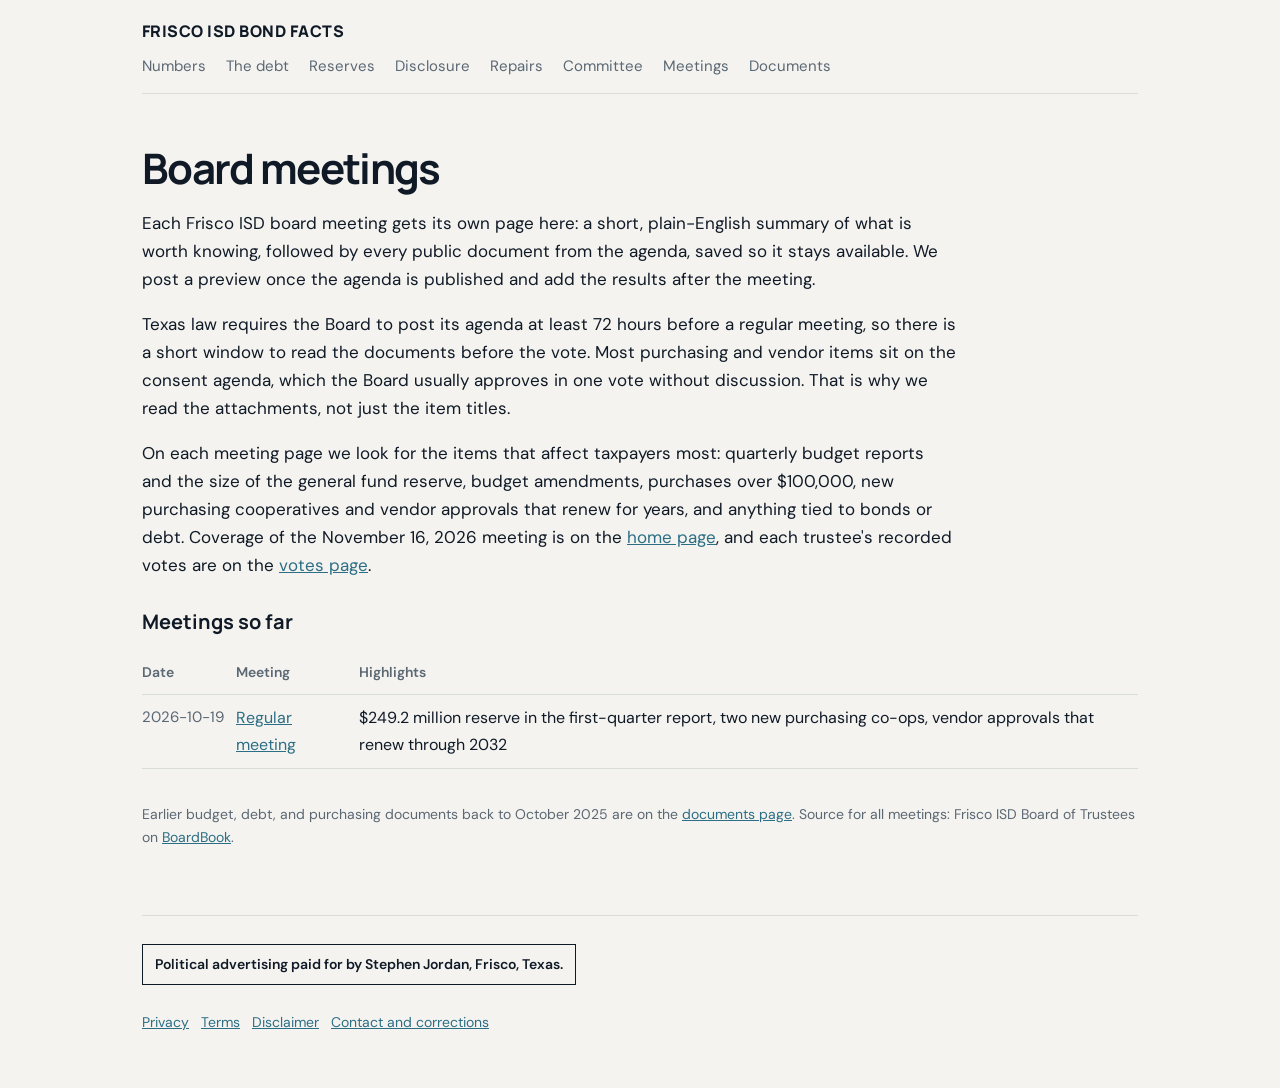
<file: meetings/index.html>
<!DOCTYPE html>
<html lang="en">
<head>
<!-- Google tag (gtag.js) -->
<script async src="https://www.googletagmanager.com/gtag/js?id=G-J5FRJHZBKQ"></script>
<script>
  window.dataLayer = window.dataLayer || [];
  function gtag(){dataLayer.push(arguments);}
  gtag('js', new Date());
  gtag('config', 'G-J5FRJHZBKQ', { allow_google_signals: false, allow_ad_personalization_signals: false });
</script>
<meta charset="utf-8">
<meta name="viewport" content="width=device-width, initial-scale=1, viewport-fit=cover">
<title>Board Meetings | Frisco ISD Bond Facts</title>
<meta name="description" content="Plain-English summaries of each Frisco ISD board meeting, with every public agenda document available to download.">
<link rel="canonical" href="https://friscoisdbondfacts.com/meetings/">
<link rel="alternate" type="application/rss+xml" title="Frisco ISD Bond Facts" href="/feed.xml">
<link rel="icon" href="/favicon.svg" type="image/svg+xml">
<meta name="theme-color" content="#101A27">
<meta property="og:type" content="website">
<meta property="og:site_name" content="Frisco ISD Bond Facts">
<meta property="og:title" content="Frisco ISD board meetings, summarized">
<meta property="og:description" content="What's worth knowing at each Frisco ISD board meeting, with every agenda document in one place.">
<meta property="og:url" content="https://friscoisdbondfacts.com/meetings/">
<meta property="og:image" content="https://friscoisdbondfacts.com/og-image.png">
<meta name="twitter:card" content="summary_large_image">
<link rel="preconnect" href="https://fonts.googleapis.com">
<link rel="preconnect" href="https://fonts.gstatic.com" crossorigin>
<link href="https://fonts.googleapis.com/css2?family=DM+Sans:opsz,wght@9..40,400;9..40,500;9..40,700&family=Manrope:wght@500;600;700;800&display=swap" rel="stylesheet">
<link rel="stylesheet" href="/pages.css">
</head>
<body>
<!--email_off-->
<div class="wrap">
<header class="top">
  <a class="brand" href="/">Frisco ISD Bond Facts</a>
  <button class="menu-btn" type="button" aria-expanded="false" aria-controls="site-nav"><svg viewBox="0 0 24 24" aria-hidden="true"><path d="M3 6h18M3 12h18M3 18h18" stroke="currentColor" stroke-width="2.2" stroke-linecap="round"/></svg>Menu</button>
  <nav id="site-nav" aria-label="Sections"><div class="nav-head"><span>Sections</span><button class="nav-close" type="button" aria-label="Close menu">&times;</button></div><a href="/#numbers">Numbers</a><a href="/#debt">The debt</a><a href="/#reserves">Reserves</a><a href="/#disclosure">Disclosure</a><a href="/#repairs">Repairs</a><a href="/#committee">Committee</a><a href="/meetings/">Meetings</a><a href="/documents">Documents</a></nav>
</header>
<main id="main">
<section>
  <div class="prose">
    <h1 class="doch1">Board meetings</h1>
    <p>Each Frisco ISD board meeting gets its own page here: a short, plain-English summary of what is worth knowing, followed by every public document from the agenda, saved so it stays available. We post a preview once the agenda is published and add the results after the meeting.</p>
    <p>Texas law requires the Board to post its agenda at least 72 hours before a regular meeting, so there is a short window to read the documents before the vote. Most purchasing and vendor items sit on the consent agenda, which the Board usually approves in one vote without discussion. That is why we read the attachments, not just the item titles.</p>
    <p>On each meeting page we look for the items that affect taxpayers most: quarterly budget reports and the size of the general fund reserve, budget amendments, purchases over $100,000, new purchasing cooperatives and vendor approvals that renew for years, and anything tied to bonds or debt. Coverage of the November 16, 2026 meeting is on the <a href="/#nov16">home page</a>, and each trustee's recorded votes are on the <a href="/votes">votes page</a>.</p>
    <h2 class="sub">Meetings so far</h2>
  </div>
  <div class="tablewrap">
  <table>
    <thead><tr><th>Date</th><th>Meeting</th><th>Highlights</th></tr></thead>
    <tbody>
<tr><td class="item">2026-10-19</td><td><a href="/meetings/2026-10-19">Regular meeting</a></td><td>$249.2 million reserve in the first-quarter report, two new purchasing co-ops, vendor approvals that renew through 2032</td></tr>
    </tbody>
  </table>
  </div>
  <p class="src">Earlier budget, debt, and purchasing documents back to October 2025 are on the <a href="/documents">documents page</a>. Source for all meetings: Frisco ISD Board of Trustees on <a href="https://meetings.boardbook.org/Public/Organization/2014" rel="noopener">BoardBook</a>.</p>
</section>
</main>
<footer>
  <div class="disclose">Political advertising paid for by Stephen Jordan, Frisco, Texas.</div>
  <p style="font-size:14px"><a href="/privacy">Privacy</a> &nbsp; <a href="/terms">Terms</a> &nbsp; <a href="/disclaimer">Disclaimer</a> &nbsp; <a href="mailto:info@friscoisdbondfacts.com">Contact and corrections</a></p>
</footer>
</div>
<script src="/menu.js"></script>
<!--/email_off-->
</body>
</html>
</file>
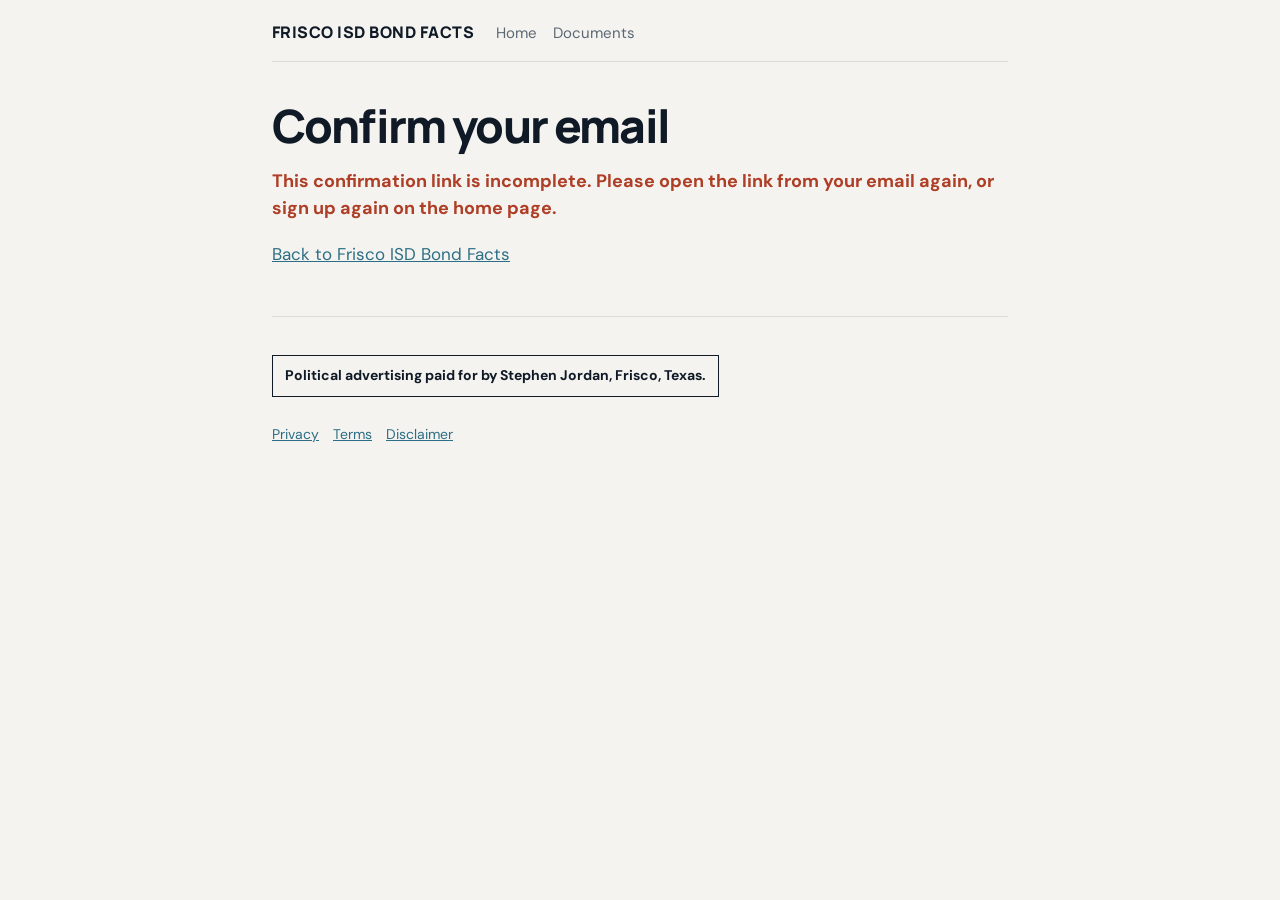
<file: confirm.html>
<!DOCTYPE html>
<html lang="en">
<head>
<meta charset="utf-8">
<meta name="viewport" content="width=device-width, initial-scale=1, viewport-fit=cover">
<title>Confirm your email | Frisco ISD Bond Facts</title>
<meta name="robots" content="noindex,nofollow">
<meta name="referrer" content="no-referrer">
<link rel="icon" href="/favicon.svg" type="image/svg+xml">
<link rel="preconnect" href="https://fonts.googleapis.com">
<link rel="preconnect" href="https://fonts.gstatic.com" crossorigin>
<link href="https://fonts.googleapis.com/css2?family=DM+Sans:opsz,wght@9..40,400;9..40,500;9..40,700&family=Manrope:wght@600;700;800&display=swap" rel="stylesheet">
<link rel="stylesheet" href="/legal.css">
<style>
.cbtn{font:700 17px "Manrope","DM Sans",system-ui,sans-serif;background:#EB7256;color:#101A27;border:0;border-radius:99px;padding:14px 28px;cursor:pointer;margin:8px 0 18px}
.cbtn:disabled{opacity:.6;cursor:default}
.cmsg{font-size:18px;line-height:1.5;min-height:1.5em}
.cmsg.ok{color:#2C6E85;font-weight:700}
.cmsg.err{color:#AE3E26;font-weight:700}
</style>
</head>
<body>
<!--email_off-->
<div class="wrap">
<header><a class="brand" href="/">Frisco ISD Bond Facts</a><nav><a href="/">Home</a><a href="/documents">Documents</a></nav></header>
<main>
<h1>Confirm your email</h1>
<p id="intro">One last step. Tap the button to confirm your address and join the update list.</p>
<button id="go" class="cbtn" type="button">Confirm my email</button>
<p id="msg" class="cmsg" role="status" aria-live="polite"></p>
<p id="next" hidden><a href="/">Back to Frisco ISD Bond Facts</a></p>
</main>
<footer>
  <p class="disclose">Political advertising paid for by Stephen Jordan, Frisco, Texas.</p>
  <p class="legal"><a href="/privacy">Privacy</a><a href="/terms">Terms</a><a href="/disclaimer">Disclaimer</a></p>
</footer>
</div>
<script>
(function(){
  var token=(location.hash||'').slice(1), go=document.getElementById('go'), msg=document.getElementById('msg'),
      intro=document.getElementById('intro'), next=document.getElementById('next');
  // Remove the token from the address bar and history once it has been read.
  if(token && history.replaceState) history.replaceState(null,'',location.pathname);
  function done(text,ok){msg.textContent=text;msg.className='cmsg '+(ok?'ok':'err');next.hidden=false}
  if(!/^[A-Za-z0-9_-]{30,60}$/.test(token)){
    go.hidden=true; intro.textContent='';
    done('This confirmation link is incomplete. Please open the link from your email again, or sign up again on the home page.',false);
    return;
  }
  go.addEventListener('click',function(){
    go.disabled=true; msg.className='cmsg'; msg.textContent='Confirming...';
    fetch('/api/confirm',{method:'POST',headers:{'content-type':'application/json'},body:JSON.stringify({token:token})})
      .then(function(r){return r.json()})
      .then(function(d){
        if(d.ok){go.hidden=true;intro.textContent='';done('You are confirmed'+(d.first_name?', '+d.first_name:'')+'. Thank you for following the numbers.',true)}
        else{go.hidden=true;done(d.error||'Something went wrong. Please try the link again.',false)}
      })
      .catch(function(){go.disabled=false;msg.className='cmsg err';msg.textContent='Could not reach the server. Please try again.'});
  });
})();
</script>
<!--/email_off-->
</body>
</html>
</file>
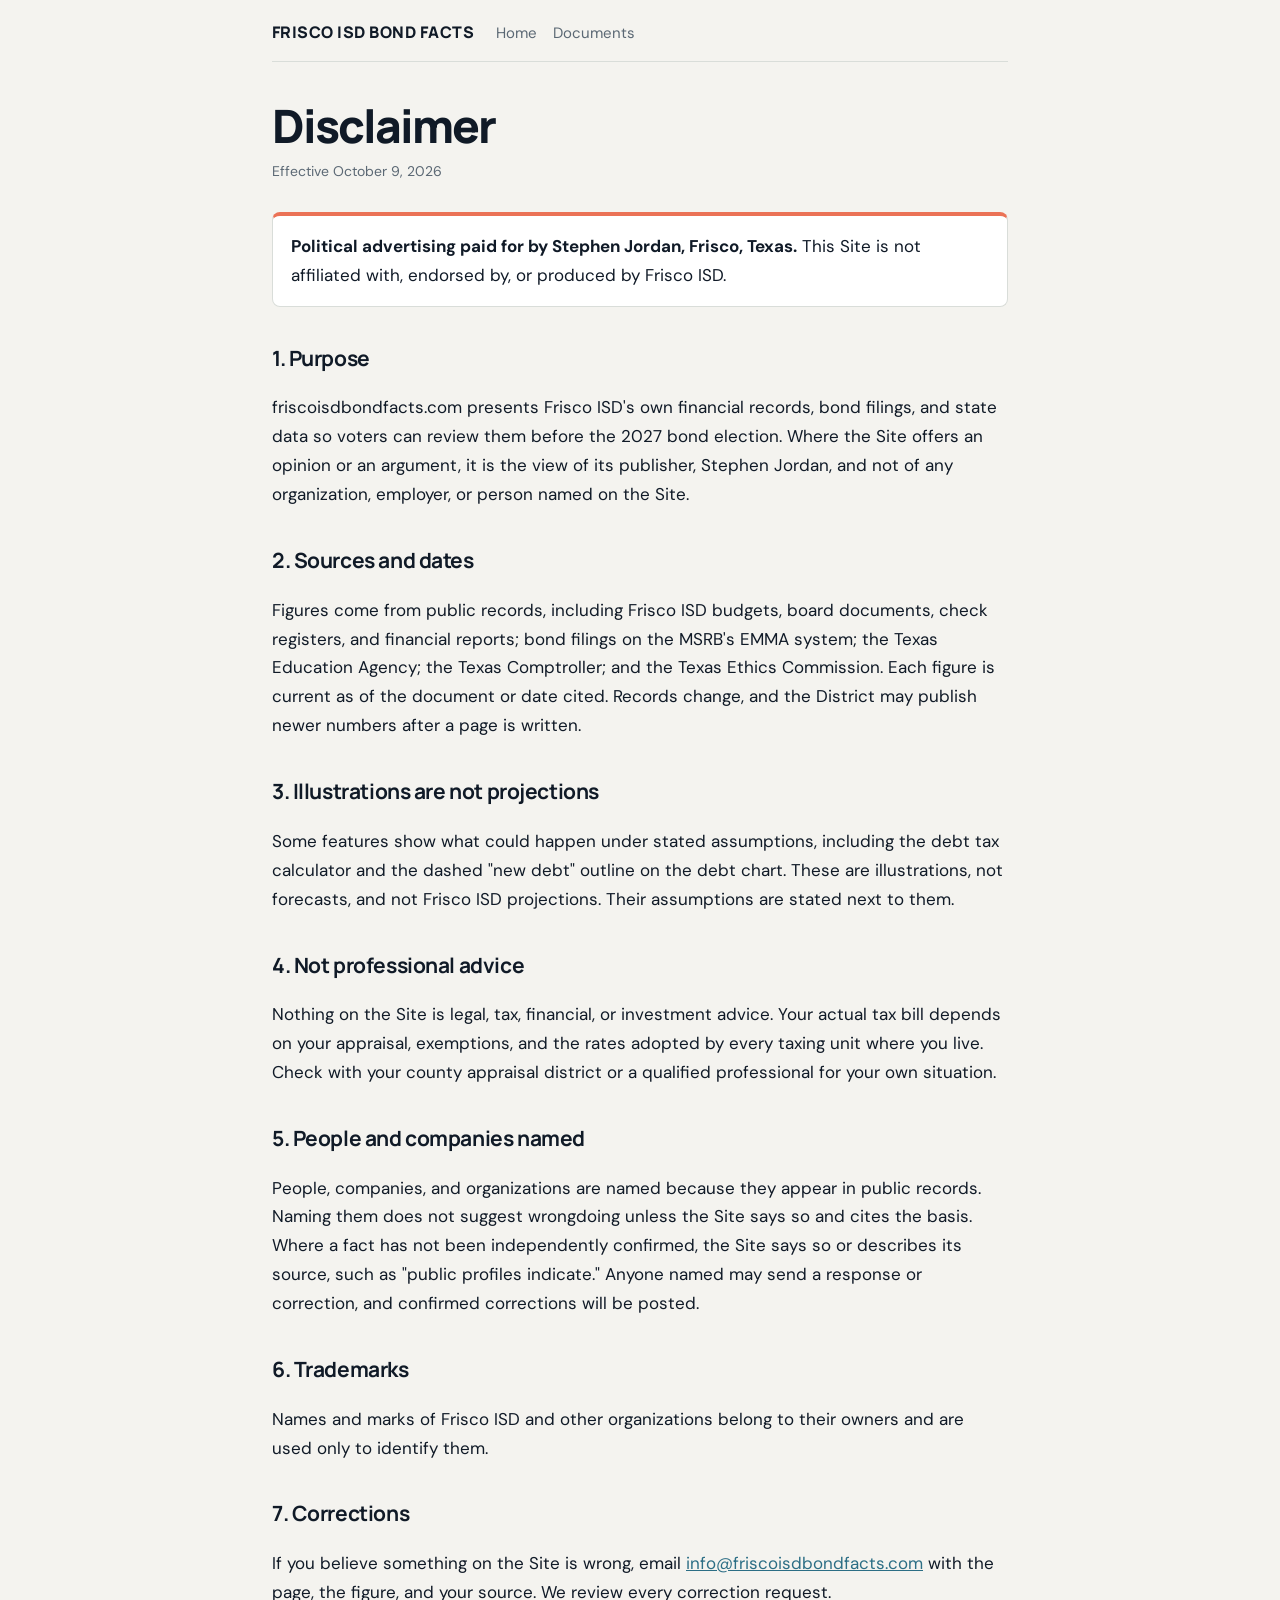
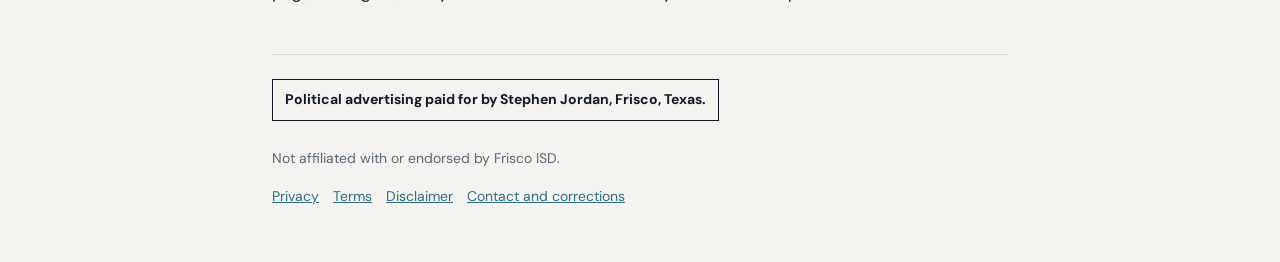
<file: disclaimer.html>
<!DOCTYPE html>
<html lang="en">
<head>
<!-- Google tag (gtag.js) -->
<script async src="https://www.googletagmanager.com/gtag/js?id=G-J5FRJHZBKQ"></script>
<script>
  window.dataLayer = window.dataLayer || [];
  function gtag(){dataLayer.push(arguments);}
  gtag('js', new Date());
  gtag('config', 'G-J5FRJHZBKQ', { allow_google_signals: false, allow_ad_personalization_signals: false });
</script>
<meta charset="utf-8">
<meta name="viewport" content="width=device-width, initial-scale=1, viewport-fit=cover">
<title>Disclaimer | Frisco ISD Bond Facts</title>
<meta name="description" content="Political advertising disclosure and limits of the information on Frisco ISD Bond Facts.">
<link rel="canonical" href="https://friscoisdbondfacts.com/disclaimer">
<meta property="og:type" content="website">
<meta property="og:site_name" content="Frisco ISD Bond Facts">
<meta property="og:title" content="Disclaimer | Frisco ISD Bond Facts">
<meta property="og:description" content="Political advertising disclosure and limits of the information on Frisco ISD Bond Facts.">
<meta property="og:url" content="https://friscoisdbondfacts.com/disclaimer">
<meta property="og:image" content="https://friscoisdbondfacts.com/og-image.png">
<meta name="twitter:card" content="summary_large_image">
<meta name="robots" content="index,follow">
<link rel="preconnect" href="https://fonts.googleapis.com">
<link rel="preconnect" href="https://fonts.gstatic.com" crossorigin>
<link href="https://fonts.googleapis.com/css2?family=DM+Sans:opsz,wght@9..40,400;9..40,500;9..40,700&family=Manrope:wght@600;700;800&display=swap" rel="stylesheet">
<link rel="stylesheet" href="/legal.css">
</head>
<body>
<!--email_off-->
<div class="wrap">
<header><a class="brand" href="/">Frisco ISD Bond Facts</a><nav><a href="/">Home</a><a href="/documents">Documents</a></nav></header>
<main>
<h1>Disclaimer</h1>
<p class="updated">Effective October 9, 2026</p>
<div class="note"><strong>Political advertising paid for by Stephen Jordan, Frisco, Texas.</strong> This Site is not affiliated with, endorsed by, or produced by Frisco ISD.</div>

<h2>1. Purpose</h2>
<p>friscoisdbondfacts.com presents Frisco ISD's own financial records, bond filings, and state data so voters can review them before the 2027 bond election. Where the Site offers an opinion or an argument, it is the view of its publisher, Stephen Jordan, and not of any organization, employer, or person named on the Site.</p>

<h2>2. Sources and dates</h2>
<p>Figures come from public records, including Frisco ISD budgets, board documents, check registers, and financial reports; bond filings on the MSRB's EMMA system; the Texas Education Agency; the Texas Comptroller; and the Texas Ethics Commission. Each figure is current as of the document or date cited. Records change, and the District may publish newer numbers after a page is written.</p>

<h2>3. Illustrations are not projections</h2>
<p>Some features show what could happen under stated assumptions, including the debt tax calculator and the dashed "new debt" outline on the debt chart. These are illustrations, not forecasts, and not Frisco ISD projections. Their assumptions are stated next to them.</p>

<h2>4. Not professional advice</h2>
<p>Nothing on the Site is legal, tax, financial, or investment advice. Your actual tax bill depends on your appraisal, exemptions, and the rates adopted by every taxing unit where you live. Check with your county appraisal district or a qualified professional for your own situation.</p>

<h2>5. People and companies named</h2>
<p>People, companies, and organizations are named because they appear in public records. Naming them does not suggest wrongdoing unless the Site says so and cites the basis. Where a fact has not been independently confirmed, the Site says so or describes its source, such as "public profiles indicate." Anyone named may send a response or correction, and confirmed corrections will be posted.</p>

<h2>6. Trademarks</h2>
<p>Names and marks of Frisco ISD and other organizations belong to their owners and are used only to identify them.</p>

<h2>7. Corrections</h2>
<p>If you believe something on the Site is wrong, email <a href="mailto:info@friscoisdbondfacts.com?subject=Correction">info@friscoisdbondfacts.com</a> with the page, the figure, and your source. We review every correction request.</p>
</main>
<footer>
  <div class="disclose">Political advertising paid for by Stephen Jordan, Frisco, Texas.</div>
  <p>Not affiliated with or endorsed by Frisco ISD.</p>
  <p class="legal"><a href="/privacy">Privacy</a><a href="/terms">Terms</a><a href="/disclaimer">Disclaimer</a><a href="mailto:info@friscoisdbondfacts.com">Contact and corrections</a></p>
</footer>
</div>
<!--/email_off-->
</body>
</html>
</file>
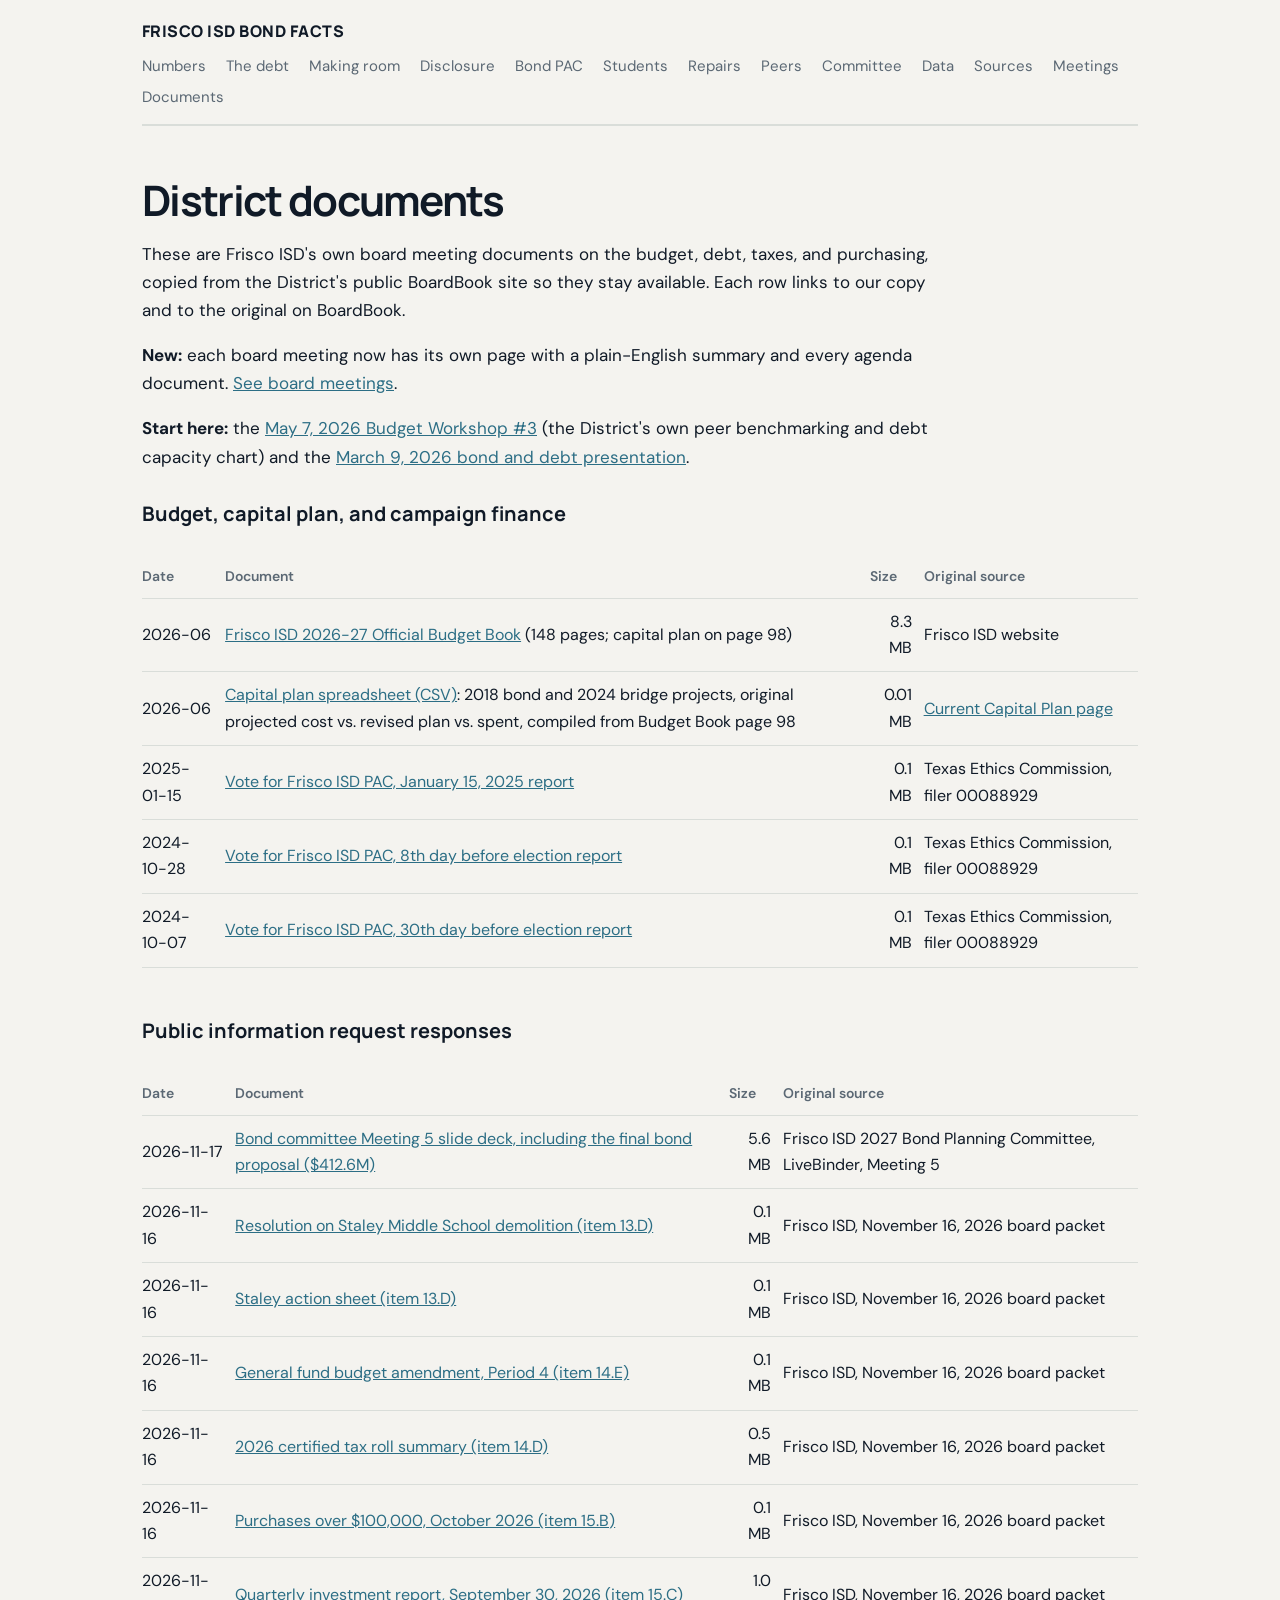
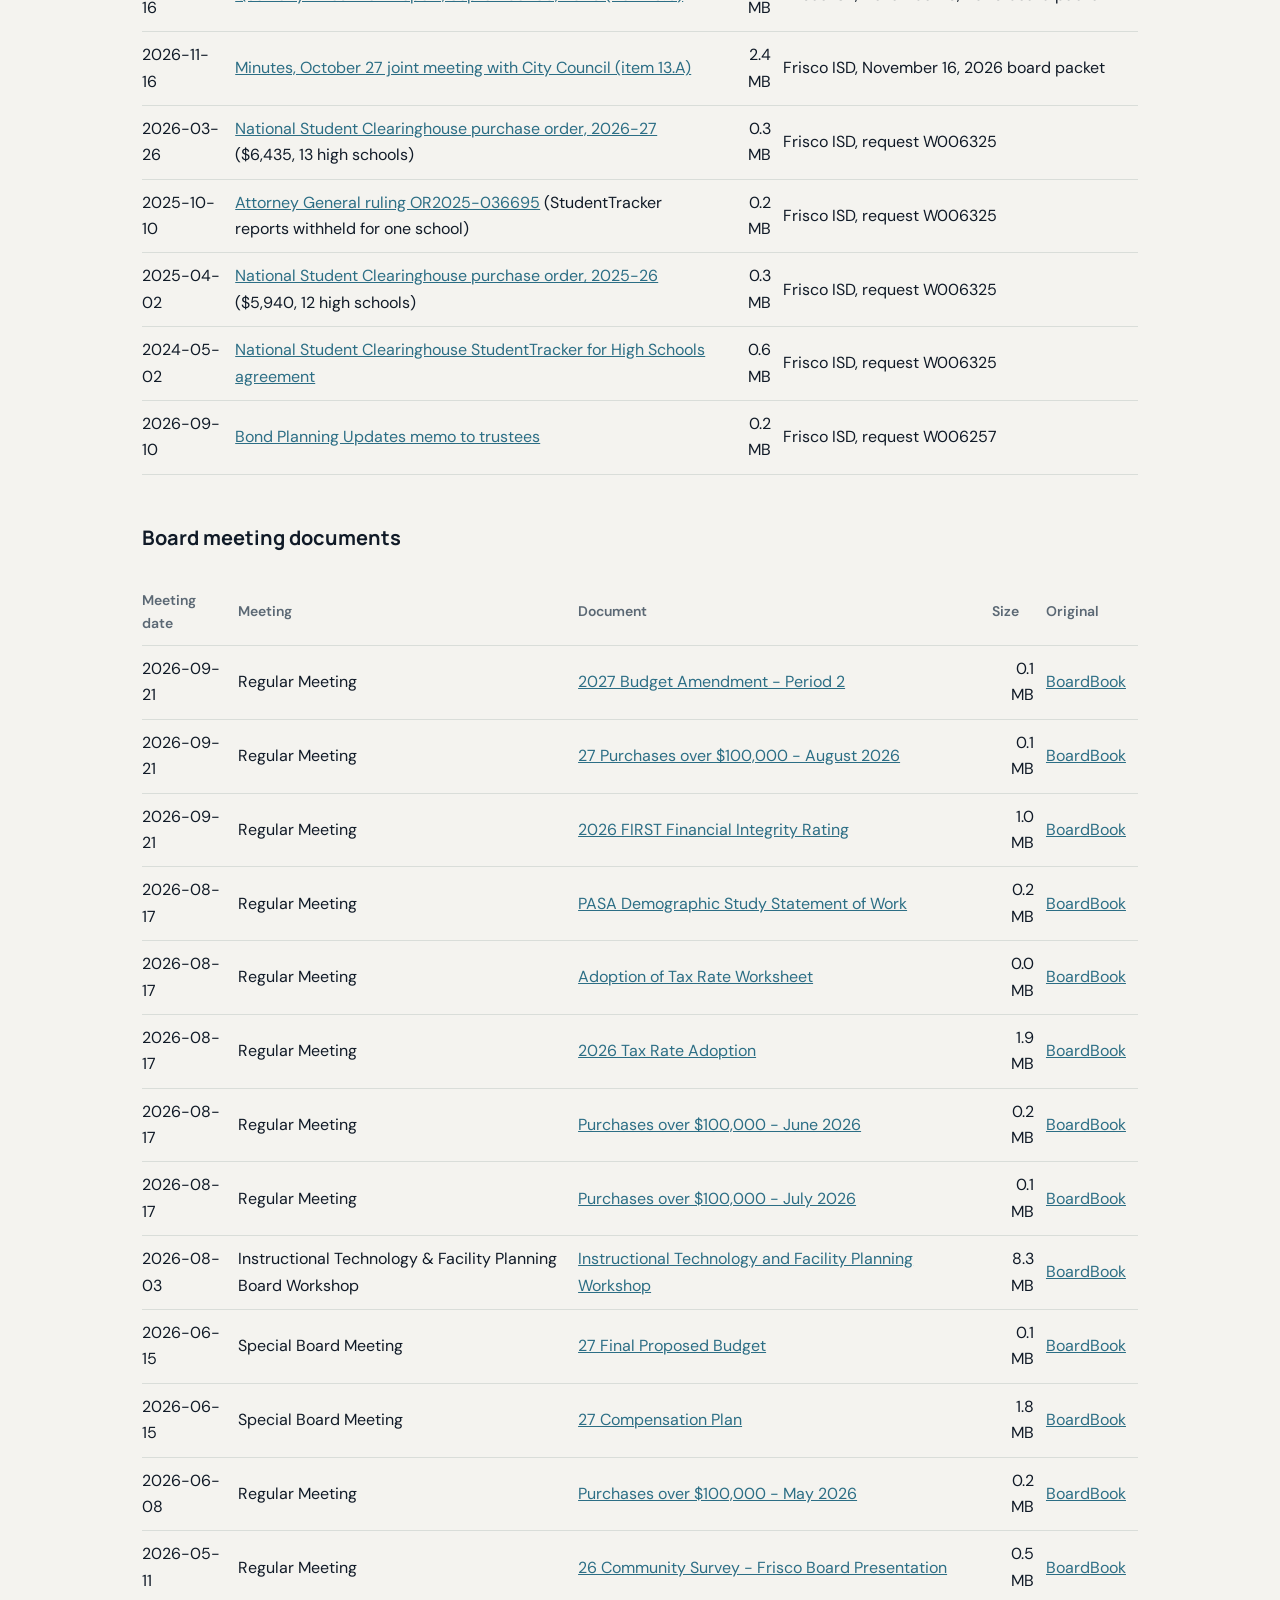
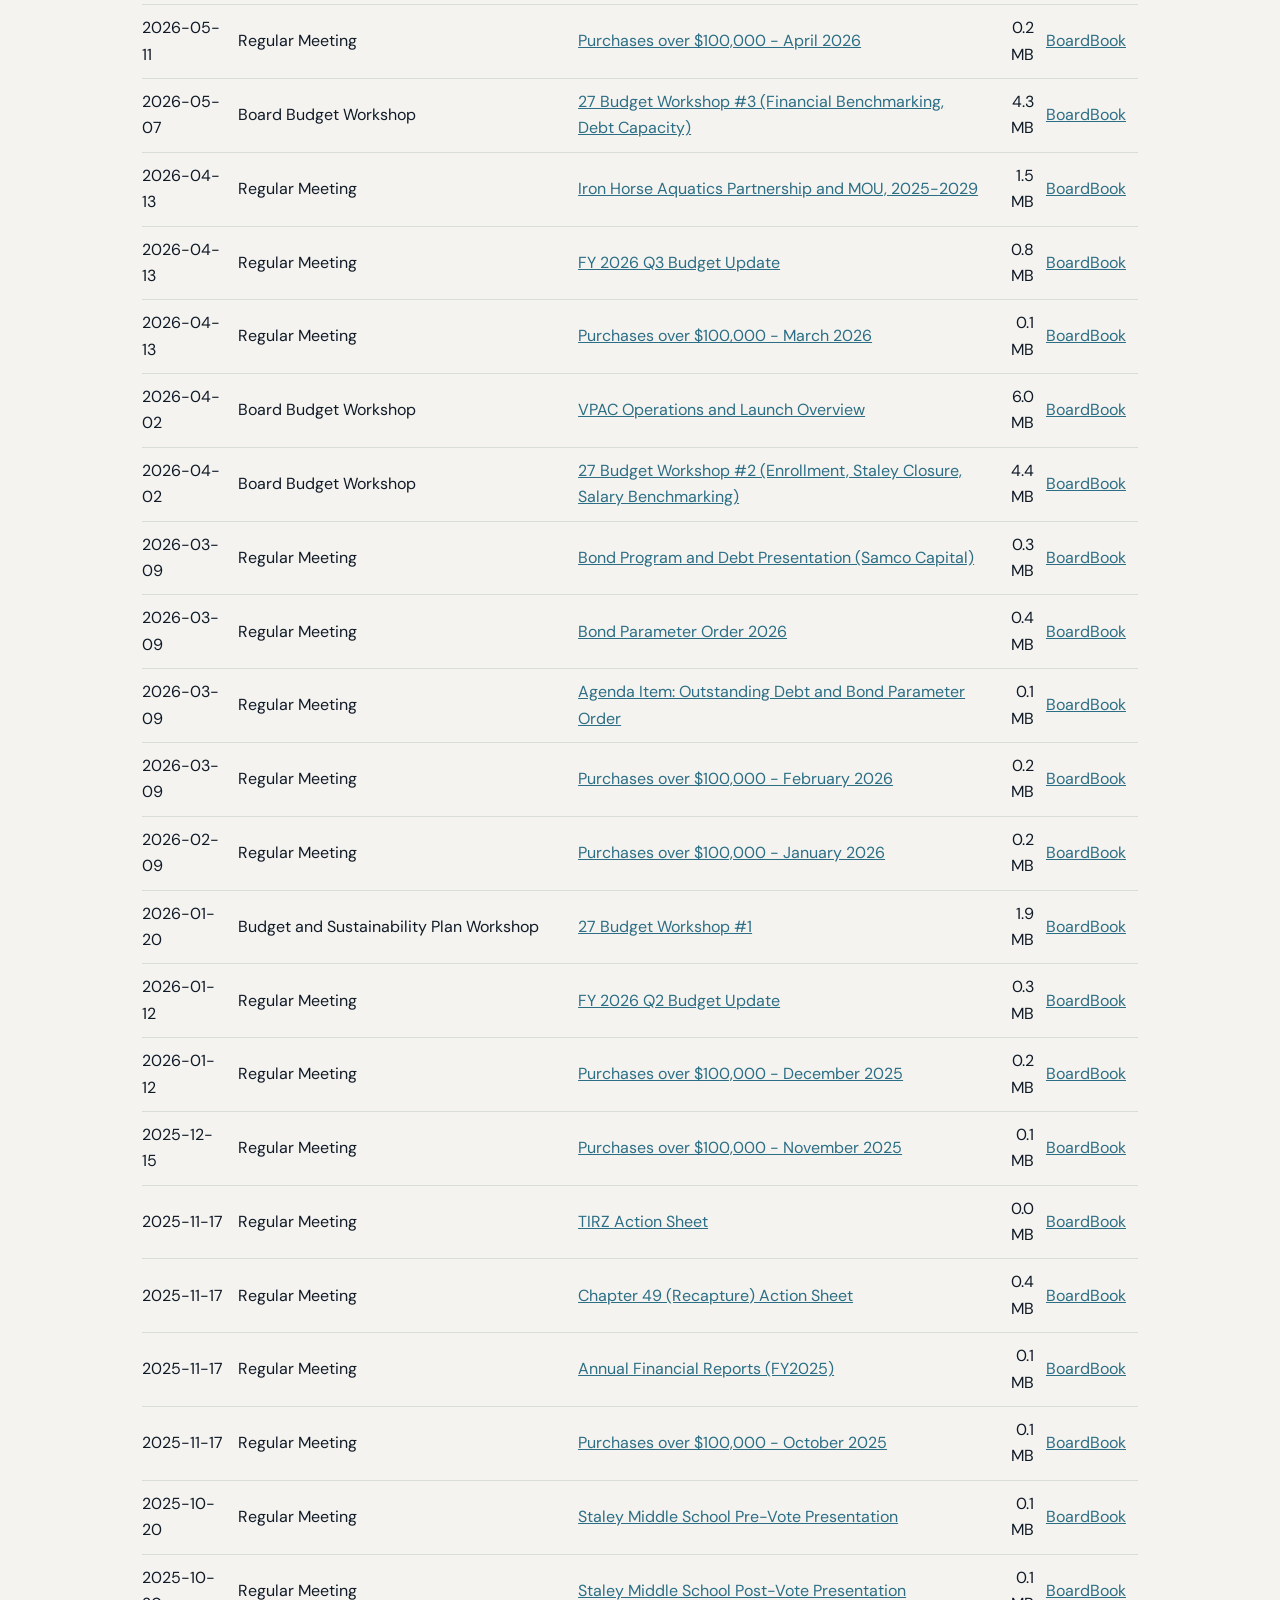
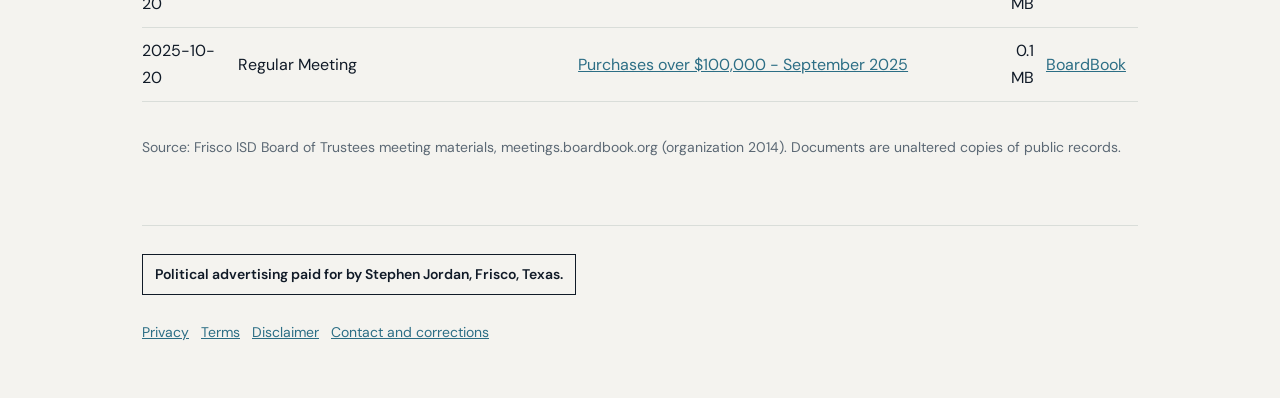
<file: documents.html>
<!DOCTYPE html>
<html lang="en">
<head>
<!-- Google tag (gtag.js) -->
<script async src="https://www.googletagmanager.com/gtag/js?id=G-J5FRJHZBKQ"></script>
<script>
  window.dataLayer = window.dataLayer || [];
  function gtag(){dataLayer.push(arguments);}
  gtag('js', new Date());
  gtag('config', 'G-J5FRJHZBKQ', { allow_google_signals: false, allow_ad_personalization_signals: false });
</script>
<meta charset="utf-8">
<meta name="viewport" content="width=device-width, initial-scale=1, viewport-fit=cover">
<title>District Documents | Frisco ISD Bond Facts</title>
<meta name="description" content="Frisco ISD board documents on the budget, debt, and bonds, archived for the public.">
<link rel="canonical" href="https://friscoisdbondfacts.com/documents">
<link rel="alternate" type="application/rss+xml" title="Frisco ISD Bond Facts" href="/feed.xml">
<link rel="icon" href="/favicon.svg" type="image/svg+xml">
<meta name="theme-color" content="#101A27">
<meta property="og:type" content="website">
<meta property="og:site_name" content="Frisco ISD Bond Facts">
<meta property="og:title" content="Frisco ISD documents: budgets, debt, and bond records">
<meta property="og:description" content="Unaltered copies of Frisco ISD board documents, the 2026-27 Budget Book, and 2024 bond PAC reports.">
<meta property="og:url" content="https://friscoisdbondfacts.com/documents">
<meta property="og:image" content="https://friscoisdbondfacts.com/og-image.png">
<meta name="twitter:card" content="summary_large_image">
<link rel="preconnect" href="https://fonts.googleapis.com">
<link rel="preconnect" href="https://fonts.gstatic.com" crossorigin>
<link href="https://fonts.googleapis.com/css2?family=DM+Sans:opsz,wght@9..40,400;9..40,500;9..40,700&family=Manrope:wght@500;600;700;800&display=swap" rel="stylesheet">
<style>
:root{
  --bg:#F4F3EF; --paper:#FFFFFF; --ink:#101A27; --muted:#5B6874;
  --rule:#D9DDD9; --teal:#2C6E85; --brick:#C2492F; --ghost:#8FB3C4;
  box-sizing:border-box;
  padding-top:env(safe-area-inset-top,0px);
  padding-bottom:env(safe-area-inset-bottom,0px);
}
@media (prefers-color-scheme:dark){
  :root:not([data-theme="light"]){
    --bg:#121A21; --paper:#18232C; --ink:#E6ECF0; --muted:#A3AFB8;
    --rule:#2C3A45; --teal:#5BB3BC; --brick:#E07A66; --ghost:#6B7882;
  }
}
:root[data-theme="dark"]{
  --bg:#121A21; --paper:#18232C; --ink:#E6ECF0; --muted:#A3AFB8;
  --rule:#2C3A45; --teal:#5BB3BC; --brick:#E07A66; --ghost:#6B7882;
}
*,*::before,*::after{box-sizing:inherit}
html{scroll-padding-top:env(safe-area-inset-top,0px);scroll-behavior:smooth}
@media (prefers-reduced-motion:reduce){html{scroll-behavior:auto}}
body{margin:0;background:var(--bg);color:var(--ink);
  font:17px/1.65 "DM Sans",system-ui,-apple-system,"Segoe UI",Arial,sans-serif;
  font-variant-numeric:tabular-nums}
a{color:var(--teal)}
a:focus-visible,button:focus-visible{outline:3px solid var(--teal);outline-offset:3px}
.wrap{max-width:1040px;margin:0 auto;padding:0 22px}
.prose{max-width:68ch}
header.top{display:flex;flex-direction:column;align-items:flex-start;gap:10px;
  padding:18px 0 14px;border-bottom:1px solid var(--rule)}
.brand{font-family:"Manrope",sans-serif;font-weight:800;font-size:16px;letter-spacing:.03em;color:var(--ink);text-decoration:none;white-space:nowrap;flex-shrink:0;text-transform:uppercase}
nav{display:flex;flex-wrap:wrap;justify-content:flex-start;gap:6px 20px}
nav a{color:var(--muted);text-decoration:none;font-size:15px;white-space:nowrap}
nav a:hover{color:var(--ink)}
@media (max-width:720px){nav{flex-wrap:nowrap;overflow-x:auto;width:100%;padding-bottom:4px;-webkit-overflow-scrolling:touch;scrollbar-width:none}nav::-webkit-scrollbar{display:none}}
@media (max-width:600px){nav{flex-wrap:wrap;overflow-x:visible;gap:6px 14px}nav a{font-size:14px}}
/* Mobile menu */
.menu-btn,.nav-head{display:none}
@media (max-width:720px){
  header.top{flex-direction:row;align-items:center;justify-content:space-between}
  .menu-btn{display:inline-flex;align-items:center;justify-content:center;gap:8px;min-width:44px;height:44px;padding:0 12px;border:1px solid var(--rule);border-radius:99px;background:var(--paper);color:var(--ink);font:700 14px "Manrope","DM Sans",system-ui,sans-serif;cursor:pointer}
  .menu-btn svg{width:20px;height:20px}
  nav#site-nav{display:none;position:fixed;inset:0;z-index:50;background:#101A27;flex-direction:column;flex-wrap:nowrap;gap:0;width:auto;margin:0;padding:max(14px,env(safe-area-inset-top)) 22px 32px;overflow-y:auto}
  nav#site-nav.open{display:flex}
  nav#site-nav .nav-head{display:flex;justify-content:space-between;align-items:center;padding:4px 0 10px;border-bottom:1px solid #ffffff2e;margin-bottom:6px}
  nav#site-nav .nav-head span{font:800 13px "Manrope",system-ui,sans-serif;letter-spacing:.14em;text-transform:uppercase;color:#A8D8EE}
  nav#site-nav .nav-close{width:44px;height:44px;border:1px solid #ffffff40;border-radius:99px;background:transparent;color:#F2F1EC;font-size:26px;line-height:1;cursor:pointer}
  nav#site-nav a{color:#F2F1EC;font:700 21px "Manrope",system-ui,sans-serif;padding:13px 2px;border-bottom:1px solid #ffffff1a;white-space:normal}
  nav#site-nav a:hover,nav#site-nav a:focus-visible{color:#EB7256}
  body.menu-open{overflow:hidden}
}

.hero{padding:56px 0 24px}
.hero h1{font-family:"Newsreader",Georgia,serif;font-weight:600;
  font-size:clamp(34px,6vw,64px);line-height:1.05;letter-spacing:-.02em;margin:0 0 18px;max-width:18ch}
.hero p.lede{font-size:20px;color:var(--muted);max-width:56ch;margin:0}

.chart{background:var(--paper);border:1px solid var(--rule);border-radius:6px;
  padding:22px 22px 14px;margin:34px 0 10px;overflow-x:auto}
.chart svg{display:block;width:100%;min-width:620px;height:auto}
.legend{display:flex;flex-wrap:wrap;gap:20px;font-size:14px;color:var(--muted);margin:10px 0 0}
.key{display:inline-block;width:14px;height:14px;vertical-align:-2px;margin-right:6px;border-radius:2px}
.cap{font-size:14px;color:var(--muted);margin:6px 0 0}

section{padding:52px 0;border-top:1px solid var(--rule)}
section h2,.doch1{font-family:"Manrope",sans-serif;font-weight:700;font-size:clamp(28px,3.6vw,42px);
  line-height:1.08;margin:0 0 16px;letter-spacing:-.04em}
.facts{display:grid;grid-template-columns:repeat(auto-fit,minmax(210px,1fr));gap:0;
  margin:26px 0 8px;border-top:2px solid var(--ink)}
.fact{padding:16px 18px 16px 0;border-bottom:1px solid var(--rule)}
.fact b{display:block;font-size:30px;font-weight:800;letter-spacing:-.02em;line-height:1.1}
.fact span{color:var(--muted);font-size:15px}
.up{color:var(--brick)} .down{color:var(--teal)}
.src{font-size:14px;color:var(--muted);margin-top:14px}

table{border-collapse:collapse;width:100%;font-size:16px;margin:20px 0}
th,td{text-align:left;padding:10px 12px 10px 0;border-bottom:1px solid var(--rule)}
th{font-weight:600;color:var(--muted);font-size:14px}
td.n{text-align:right}
.tablewrap{overflow-x:auto}

.ask{background:var(--ink);color:var(--bg);border-radius:6px;padding:34px 28px;margin:10px 0}
.ask h2{color:var(--bg)}
.ask p{max-width:62ch}
.ask ol{max-width:62ch;padding-left:22px}

.btn{display:inline-block;background:var(--teal);color:#fff;text-decoration:none;font-weight:600;
  padding:12px 20px;border-radius:4px;margin:8px 10px 0 0}
.btn.alt{background:transparent;color:var(--ink);border:1px solid var(--rule)}

ol.sources{padding-left:20px;max-width:76ch}
ol.sources li{margin:0 0 10px}

footer{border-top:1px solid var(--rule);padding:28px 0 40px;font-size:14px;color:var(--muted)}
.disclose{border:1px solid var(--ink);color:var(--ink);display:inline-block;padding:8px 12px;font-weight:600;margin-bottom:12px}
.big{display:grid;grid-template-columns:repeat(auto-fit,minmax(240px,1fr));gap:18px;margin:28px 0 8px}
.hl{background:var(--paper);border:1px solid var(--rule);border-left:6px solid var(--brick);border-radius:6px;padding:20px 20px 16px}
.hl b{display:block;font-family:"Newsreader",Georgia,serif;font-weight:600;font-size:clamp(34px,5vw,48px);line-height:1;letter-spacing:-.02em;color:var(--brick)}
.hl h3{font-size:18px;line-height:1.3;margin:10px 0 6px}
.hl p{font-size:15px;color:var(--muted);margin:0}
section h2.sub{font-size:20px;line-height:1.3;letter-spacing:normal;margin:30px 0 8px}
section h2.sub::before{content:none}
</style>
</head>
<body>
<!--email_off-->
<div class="wrap">
<header class="top">
  <a class="brand" href="/">Frisco ISD Bond Facts</a>
  <button class="menu-btn" type="button" aria-expanded="false" aria-controls="site-nav"><svg viewBox="0 0 24 24" aria-hidden="true"><path d="M3 6h18M3 12h18M3 18h18" stroke="currentColor" stroke-width="2.2" stroke-linecap="round"/></svg>Menu</button>
  <nav id="site-nav" aria-label="Sections"><div class="nav-head"><span>Sections</span><button class="nav-close" type="button" aria-label="Close menu">&times;</button></div><a href="/#numbers">Numbers</a><a href="/#debt">The debt</a><a href="/#room">Making room</a><a href="/#disclosure">Disclosure</a><a href="/#pac">Bond PAC</a><a href="/#students">Students</a><a href="/#repairs">Repairs</a><a href="/#peers">Peers</a><a href="/#committee">Committee</a><a href="/#data">Data</a><a href="/#sources">Sources</a><a href="/meetings/">Meetings</a><a href="/documents">Documents</a></nav>
</header>
<main id="main">
<section>
  <div class="prose">
    <h1 class="doch1">District documents</h1>
    <p>These are Frisco ISD's own board meeting documents on the budget, debt, taxes, and purchasing, copied from the District's public BoardBook site so they stay available. Each row links to our copy and to the original on BoardBook.</p>
    <p><strong>New:</strong> each board meeting now has its own page with a plain-English summary and every agenda document. <a href="/meetings/">See board meetings</a>.</p>
    <p><strong>Start here:</strong> the <a href="docs/2026-05-07_2026-27-budget-workshop-3-financial-benchmarking-debt-capacity.pdf">May 7, 2026 Budget Workshop #3</a> (the District's own peer benchmarking and debt capacity chart) and the <a href="docs/2026-03-09_bond-program-and-debt-presentation-samco-capital.pdf">March 9, 2026 bond and debt presentation</a>.</p>
  </div>
  <div class="prose"><h2 class="sub">Budget, capital plan, and campaign finance</h2></div>
  <div class="tablewrap">
  <table>
    <thead><tr><th>Date</th><th>Document</th><th class="n">Size</th><th>Original source</th></tr></thead>
    <tbody>
<tr><td>2026-06</td><td><a href="docs/2026-06_frisco-isd-2026-27-official-budget-book.pdf">Frisco ISD 2026-27 Official Budget Book</a> (148 pages; capital plan on page 98)</td><td class="n">8.3 MB</td><td>Frisco ISD website</td></tr>
<tr><td>2026-06</td><td><a href="docs/2026-27-budget-book-p98-capital-plan.csv">Capital plan spreadsheet (CSV)</a>: 2018 bond and 2024 bridge projects, original projected cost vs. revised plan vs. spent, compiled from Budget Book page 98</td><td class="n">0.01 MB</td><td><a href="https://www.friscoisd.org/o/fisd/page/current-capital-plan" rel="noopener">Current Capital Plan page</a></td></tr>
<tr><td>2025-01-15</td><td><a href="docs/2025-01-15_vote-for-frisco-isd-pac-january-2025-report.pdf">Vote for Frisco ISD PAC, January 15, 2025 report</a></td><td class="n">0.1 MB</td><td>Texas Ethics Commission, filer 00088929</td></tr>
<tr><td>2024-10-28</td><td><a href="docs/2024-10-28_vote-for-frisco-isd-pac-8-day-report.pdf">Vote for Frisco ISD PAC, 8th day before election report</a></td><td class="n">0.1 MB</td><td>Texas Ethics Commission, filer 00088929</td></tr>
<tr><td>2024-10-07</td><td><a href="docs/2024-10-07_vote-for-frisco-isd-pac-30-day-report.pdf">Vote for Frisco ISD PAC, 30th day before election report</a></td><td class="n">0.1 MB</td><td>Texas Ethics Commission, filer 00088929</td></tr>
    </tbody>
  </table>
  </div>
  <div class="prose"><h2 class="sub">Public information request responses</h2></div>
  <div class="tablewrap">
  <table>
    <thead><tr><th>Date</th><th>Document</th><th class="n">Size</th><th>Original source</th></tr></thead>
    <tbody>
<tr><td>2026-11-17</td><td><a href="docs/2026-11-17_bond-committee-meeting-5-slide-deck.pdf">Bond committee Meeting 5 slide deck, including the final bond proposal ($412.6M)</a></td><td class="n">5.6 MB</td><td>Frisco ISD 2027 Bond Planning Committee, LiveBinder, Meeting 5</td></tr>
<tr><td>2026-11-16</td><td><a href="docs/2026-11-16_staley-demolition-resolution.pdf">Resolution on Staley Middle School demolition (item 13.D)</a></td><td class="n">0.1 MB</td><td>Frisco ISD, November 16, 2026 board packet</td></tr>
<tr><td>2026-11-16</td><td><a href="docs/2026-11-16_staley-action-sheet.pdf">Staley action sheet (item 13.D)</a></td><td class="n">0.1 MB</td><td>Frisco ISD, November 16, 2026 board packet</td></tr>
<tr><td>2026-11-16</td><td><a href="docs/2026-11-16_budget-amendment-period-4.pdf">General fund budget amendment, Period 4 (item 14.E)</a></td><td class="n">0.1 MB</td><td>Frisco ISD, November 16, 2026 board packet</td></tr>
<tr><td>2026-11-16</td><td><a href="docs/2026-11-16_2026-tax-roll-summary.pdf">2026 certified tax roll summary (item 14.D)</a></td><td class="n">0.5 MB</td><td>Frisco ISD, November 16, 2026 board packet</td></tr>
<tr><td>2026-11-16</td><td><a href="docs/2026-11-16_purchases-over-100k-october-2026.pdf">Purchases over $100,000, October 2026 (item 15.B)</a></td><td class="n">0.1 MB</td><td>Frisco ISD, November 16, 2026 board packet</td></tr>
<tr><td>2026-11-16</td><td><a href="docs/2026-11-16_quarterly-investment-report-2026-09-30.pdf">Quarterly investment report, September 30, 2026 (item 15.C)</a></td><td class="n">1.0 MB</td><td>Frisco ISD, November 16, 2026 board packet</td></tr>
<tr><td>2026-11-16</td><td><a href="docs/2026-11-16_minutes-2026-10-27-joint-city-fisd.pdf">Minutes, October 27 joint meeting with City Council (item 13.A)</a></td><td class="n">2.4 MB</td><td>Frisco ISD, November 16, 2026 board packet</td></tr>
<tr><td>2026-03-26</td><td><a href="docs/2026-03-26_national-student-clearinghouse-po-2026-27.pdf">National Student Clearinghouse purchase order, 2026-27</a> ($6,435, 13 high schools)</td><td class="n">0.3 MB</td><td>Frisco ISD, request W006325</td></tr>
<tr><td>2025-10-10</td><td><a href="docs/2025-10-10_ag-ruling-or2025-036695-national-student-clearinghouse.pdf">Attorney General ruling OR2025-036695</a> (StudentTracker reports withheld for one school)</td><td class="n">0.2 MB</td><td>Frisco ISD, request W006325</td></tr>
<tr><td>2025-04-02</td><td><a href="docs/2025-04-02_national-student-clearinghouse-po-2025-26.pdf">National Student Clearinghouse purchase order, 2025-26</a> ($5,940, 12 high schools)</td><td class="n">0.3 MB</td><td>Frisco ISD, request W006325</td></tr>
<tr><td>2024-05-02</td><td><a href="docs/2024-05-02_national-student-clearinghouse-studenttracker-agreement.pdf">National Student Clearinghouse StudentTracker for High Schools agreement</a></td><td class="n">0.6 MB</td><td>Frisco ISD, request W006325</td></tr>
<tr><td>2026-09-10</td><td><a href="docs/2026-09-10_fisd-bond-planning-update-to-trustees.pdf">Bond Planning Updates memo to trustees</a></td><td class="n">0.2 MB</td><td>Frisco ISD, request W006257</td></tr>
    </tbody>
  </table>
  </div>
  <div class="prose"><h2 class="sub">Board meeting documents</h2>
  </div>
  <div class="tablewrap">
  <table>
    <thead><tr><th>Meeting date</th><th>Meeting</th><th>Document</th><th class="n">Size</th><th>Original</th></tr></thead>
    <tbody>
<tr><td>2026-09-21</td><td>Regular Meeting</td><td><a href="docs/2026-09-21_2027-budget-amendment-period-2.pdf">2027 Budget Amendment - Period 2</a></td><td class="n">0.1 MB</td><td><a href="https://meetings.boardbook.org/Documents/FileViewerOrPublic/2014?file=14415972" rel="noopener">BoardBook</a></td></tr>
<tr><td>2026-09-21</td><td>Regular Meeting</td><td><a href="docs/2026-09-21_2026-27-purchases-over-100-000-august-2026.pdf">27 Purchases over $100,000 - August 2026</a></td><td class="n">0.1 MB</td><td><a href="https://meetings.boardbook.org/Documents/FileViewerOrPublic/2014?file=14415992" rel="noopener">BoardBook</a></td></tr>
<tr><td>2026-09-21</td><td>Regular Meeting</td><td><a href="docs/2026-09-21_2026-first-financial-integrity-rating.pdf">2026 FIRST Financial Integrity Rating</a></td><td class="n">1.0 MB</td><td><a href="https://meetings.boardbook.org/Documents/FileViewerOrPublic/2014?file=14415216" rel="noopener">BoardBook</a></td></tr>
<tr><td>2026-08-17</td><td>Regular Meeting</td><td><a href="docs/2026-08-17_pasa-demographic-study-statement-of-work.pdf">PASA Demographic Study Statement of Work</a></td><td class="n">0.2 MB</td><td><a href="https://meetings.boardbook.org/Documents/FileViewerOrPublic/2014?file=11716809" rel="noopener">BoardBook</a></td></tr>
<tr><td>2026-08-17</td><td>Regular Meeting</td><td><a href="docs/2026-08-17_adoption-of-tax-rate-worksheet.pdf">Adoption of Tax Rate Worksheet</a></td><td class="n">0.0 MB</td><td><a href="https://meetings.boardbook.org/Documents/FileViewerOrPublic/2014?file=11716795" rel="noopener">BoardBook</a></td></tr>
<tr><td>2026-08-17</td><td>Regular Meeting</td><td><a href="docs/2026-08-17_2026-tax-rate-adoption.pdf">2026 Tax Rate Adoption</a></td><td class="n">1.9 MB</td><td><a href="https://meetings.boardbook.org/Documents/FileViewerOrPublic/2014?file=11716818" rel="noopener">BoardBook</a></td></tr>
<tr><td>2026-08-17</td><td>Regular Meeting</td><td><a href="docs/2026-08-17_12-purchases-over-100-000-june-2026.pdf">Purchases over $100,000 - June 2026</a></td><td class="n">0.2 MB</td><td><a href="https://meetings.boardbook.org/Documents/FileViewerOrPublic/2014?file=11716790" rel="noopener">BoardBook</a></td></tr>
<tr><td>2026-08-17</td><td>Regular Meeting</td><td><a href="docs/2026-08-17_1-purchases-over-100-000-july-2026.pdf">Purchases over $100,000 - July 2026</a></td><td class="n">0.1 MB</td><td><a href="https://meetings.boardbook.org/Documents/FileViewerOrPublic/2014?file=11716791" rel="noopener">BoardBook</a></td></tr>
<tr><td>2026-08-03</td><td>Instructional Technology &amp; Facility Planning Board Workshop</td><td><a href="docs/2026-08-03_instructional-technology-and-facility-planning-workshop.pdf">Instructional Technology and Facility Planning Workshop</a></td><td class="n">8.3 MB</td><td><a href="https://meetings.boardbook.org/Documents/FileViewerOrPublic/2014?file=11716770" rel="noopener">BoardBook</a></td></tr>
<tr><td>2026-06-15</td><td>Special Board Meeting</td><td><a href="docs/2026-06-15_2026-27-final-proposed-budget.pdf">27 Final Proposed Budget</a></td><td class="n">0.1 MB</td><td><a href="https://meetings.boardbook.org/Documents/FileViewerOrPublic/2014?file=11716674" rel="noopener">BoardBook</a></td></tr>
<tr><td>2026-06-15</td><td>Special Board Meeting</td><td><a href="docs/2026-06-15_2026-27-compensation-plan.pdf">27 Compensation Plan</a></td><td class="n">1.8 MB</td><td><a href="https://meetings.boardbook.org/Documents/FileViewerOrPublic/2014?file=11716676" rel="noopener">BoardBook</a></td></tr>
<tr><td>2026-06-08</td><td>Regular Meeting</td><td><a href="docs/2026-06-08_11-purchases-over-100-000-may-2026.pdf">Purchases over $100,000 - May 2026</a></td><td class="n">0.2 MB</td><td><a href="https://meetings.boardbook.org/Documents/FileViewerOrPublic/2014?file=11716603" rel="noopener">BoardBook</a></td></tr>
<tr><td>2026-05-11</td><td>Regular Meeting</td><td><a href="docs/2026-05-11_25-26-community-survey-frisco-board-presentation.pdf">26 Community Survey - Frisco Board Presentation</a></td><td class="n">0.5 MB</td><td><a href="https://meetings.boardbook.org/Documents/FileViewerOrPublic/2014?file=11716578" rel="noopener">BoardBook</a></td></tr>
<tr><td>2026-05-11</td><td>Regular Meeting</td><td><a href="docs/2026-05-11_10-purchases-over-100-000-april-2026.pdf">Purchases over $100,000 - April 2026</a></td><td class="n">0.2 MB</td><td><a href="https://meetings.boardbook.org/Documents/FileViewerOrPublic/2014?file=11716523" rel="noopener">BoardBook</a></td></tr>
<tr><td>2026-05-07</td><td>Board Budget Workshop</td><td><a href="docs/2026-05-07_2026-27-budget-workshop-3-financial-benchmarking-debt-capacity.pdf">27 Budget Workshop #3 (Financial Benchmarking, Debt Capacity)</a></td><td class="n">4.3 MB</td><td><a href="https://meetings.boardbook.org/Documents/FileViewerOrPublic/2014?file=11716566" rel="noopener">BoardBook</a></td></tr>
<tr><td>2026-04-13</td><td>Regular Meeting</td><td><a href="docs/2026-04-13_iron-horse-aquatics-partnership-and-mou-2025-2029.pdf">Iron Horse Aquatics Partnership and MOU, 2025-2029</a></td><td class="n">1.5 MB</td><td><a href="https://meetings.boardbook.org/Documents/FileViewerOrPublic/2014?file=11716443" rel="noopener">BoardBook</a></td></tr>
<tr><td>2026-04-13</td><td>Regular Meeting</td><td><a href="docs/2026-04-13_fy-2026-q3-budget-update.pdf">FY 2026 Q3 Budget Update</a></td><td class="n">0.8 MB</td><td><a href="https://meetings.boardbook.org/Documents/FileViewerOrPublic/2014?file=11716479" rel="noopener">BoardBook</a></td></tr>
<tr><td>2026-04-13</td><td>Regular Meeting</td><td><a href="docs/2026-04-13_9-purchases-over-100-000-march-2026.pdf">Purchases over $100,000 - March 2026</a></td><td class="n">0.1 MB</td><td><a href="https://meetings.boardbook.org/Documents/FileViewerOrPublic/2014?file=11716453" rel="noopener">BoardBook</a></td></tr>
<tr><td>2026-04-02</td><td>Board Budget Workshop</td><td><a href="docs/2026-04-02_vpac-operations-and-launch-overview.pdf">VPAC Operations and Launch Overview</a></td><td class="n">6.0 MB</td><td><a href="https://meetings.boardbook.org/Documents/FileViewerOrPublic/2014?file=11695440" rel="noopener">BoardBook</a></td></tr>
<tr><td>2026-04-02</td><td>Board Budget Workshop</td><td><a href="docs/2026-04-02_2026-27-budget-workshop-2-enrollment-staley-closure-salary-benchmarkin.pdf">27 Budget Workshop #2 (Enrollment, Staley Closure, Salary Benchmarking)</a></td><td class="n">4.4 MB</td><td><a href="https://meetings.boardbook.org/Documents/FileViewerOrPublic/2014?file=11694488" rel="noopener">BoardBook</a></td></tr>
<tr><td>2026-03-09</td><td>Regular Meeting</td><td><a href="docs/2026-03-09_bond-program-and-debt-presentation-samco-capital.pdf">Bond Program and Debt Presentation (Samco Capital)</a></td><td class="n">0.3 MB</td><td><a href="https://meetings.boardbook.org/Documents/FileViewerOrPublic/2014?file=11716431" rel="noopener">BoardBook</a></td></tr>
<tr><td>2026-03-09</td><td>Regular Meeting</td><td><a href="docs/2026-03-09_bond-parameter-order-2026.pdf">Bond Parameter Order 2026</a></td><td class="n">0.4 MB</td><td><a href="https://meetings.boardbook.org/Documents/FileViewerOrPublic/2014?file=11716395" rel="noopener">BoardBook</a></td></tr>
<tr><td>2026-03-09</td><td>Regular Meeting</td><td><a href="docs/2026-03-09_agenda-item-outstanding-debt-and-bond-parameter-order.pdf">Agenda Item: Outstanding Debt and Bond Parameter Order</a></td><td class="n">0.1 MB</td><td><a href="https://meetings.boardbook.org/Documents/FileViewerOrPublic/2014?file=11716393" rel="noopener">BoardBook</a></td></tr>
<tr><td>2026-03-09</td><td>Regular Meeting</td><td><a href="docs/2026-03-09_8-purchases-over-100-000-february-2026.pdf">Purchases over $100,000 - February 2026</a></td><td class="n">0.2 MB</td><td><a href="https://meetings.boardbook.org/Documents/FileViewerOrPublic/2014?file=11716403" rel="noopener">BoardBook</a></td></tr>
<tr><td>2026-02-09</td><td>Regular Meeting</td><td><a href="docs/2026-02-09_7-purchases-over-100-000-january-2026.pdf">Purchases over $100,000 - January 2026</a></td><td class="n">0.2 MB</td><td><a href="https://meetings.boardbook.org/Documents/FileViewerOrPublic/2014?file=11716303" rel="noopener">BoardBook</a></td></tr>
<tr><td>2026-01-20</td><td>Budget and Sustainability Plan Workshop</td><td><a href="docs/2026-01-20_2026-27-budget-workshop-1.pdf">27 Budget Workshop #1</a></td><td class="n">1.9 MB</td><td><a href="https://meetings.boardbook.org/Documents/FileViewerOrPublic/2014?file=11716490" rel="noopener">BoardBook</a></td></tr>
<tr><td>2026-01-12</td><td>Regular Meeting</td><td><a href="docs/2026-01-12_fy-2026-q2-budget-update.pdf">FY 2026 Q2 Budget Update</a></td><td class="n">0.3 MB</td><td><a href="https://meetings.boardbook.org/Documents/FileViewerOrPublic/2014?file=11716275" rel="noopener">BoardBook</a></td></tr>
<tr><td>2026-01-12</td><td>Regular Meeting</td><td><a href="docs/2026-01-12_3-purchases-over-100-000-december-2025.pdf">Purchases over $100,000 - December 2025</a></td><td class="n">0.2 MB</td><td><a href="https://meetings.boardbook.org/Documents/FileViewerOrPublic/2014?file=11716274" rel="noopener">BoardBook</a></td></tr>
<tr><td>2025-12-15</td><td>Regular Meeting</td><td><a href="docs/2025-12-15_3-purchases-over-100-000-november-2025.pdf">Purchases over $100,000 - November 2025</a></td><td class="n">0.1 MB</td><td><a href="https://meetings.boardbook.org/Documents/FileViewerOrPublic/2014?file=11716225" rel="noopener">BoardBook</a></td></tr>
<tr><td>2025-11-17</td><td>Regular Meeting</td><td><a href="docs/2025-11-17_tirz-action-sheet.pdf">TIRZ Action Sheet</a></td><td class="n">0.0 MB</td><td><a href="https://meetings.boardbook.org/Documents/FileViewerOrPublic/2014?file=11716173" rel="noopener">BoardBook</a></td></tr>
<tr><td>2025-11-17</td><td>Regular Meeting</td><td><a href="docs/2025-11-17_chapter-49-recapture-action-sheet.pdf">Chapter 49 (Recapture) Action Sheet</a></td><td class="n">0.4 MB</td><td><a href="https://meetings.boardbook.org/Documents/FileViewerOrPublic/2014?file=11716126" rel="noopener">BoardBook</a></td></tr>
<tr><td>2025-11-17</td><td>Regular Meeting</td><td><a href="docs/2025-11-17_annual-financial-reports-fy2025.pdf">Annual Financial Reports (FY2025)</a></td><td class="n">0.1 MB</td><td><a href="https://meetings.boardbook.org/Documents/FileViewerOrPublic/2014?file=11716153" rel="noopener">BoardBook</a></td></tr>
<tr><td>2025-11-17</td><td>Regular Meeting</td><td><a href="docs/2025-11-17_3-purchases-over-100-000-october-2025.pdf">Purchases over $100,000 - October 2025</a></td><td class="n">0.1 MB</td><td><a href="https://meetings.boardbook.org/Documents/FileViewerOrPublic/2014?file=11716091" rel="noopener">BoardBook</a></td></tr>
<tr><td>2025-10-20</td><td>Regular Meeting</td><td><a href="docs/2025-10-20_staley-middle-school-pre-vote-presentation.pdf">Staley Middle School Pre-Vote Presentation</a></td><td class="n">0.1 MB</td><td><a href="https://meetings.boardbook.org/Documents/FileViewerOrPublic/2014?file=11716071" rel="noopener">BoardBook</a></td></tr>
<tr><td>2025-10-20</td><td>Regular Meeting</td><td><a href="docs/2025-10-20_staley-middle-school-post-vote-presentation.pdf">Staley Middle School Post-Vote Presentation</a></td><td class="n">0.1 MB</td><td><a href="https://meetings.boardbook.org/Documents/FileViewerOrPublic/2014?file=11716075" rel="noopener">BoardBook</a></td></tr>
<tr><td>2025-10-20</td><td>Regular Meeting</td><td><a href="docs/2025-10-20_purchases-over-100-000-september-2025-1.pdf">Purchases over $100,000 - September 2025</a></td><td class="n">0.1 MB</td><td><a href="https://meetings.boardbook.org/Documents/FileViewerOrPublic/2014?file=11716049" rel="noopener">BoardBook</a></td></tr>
    </tbody>
  </table>
  </div>
  <p class="src">Source: Frisco ISD Board of Trustees meeting materials, meetings.boardbook.org (organization 2014). Documents are unaltered copies of public records.</p>
</section>
</main>
<footer>
  <div class="disclose">Political advertising paid for by Stephen Jordan, Frisco, Texas.</div>
  <p style="font-size:14px"><a href="/privacy">Privacy</a> &nbsp; <a href="/terms">Terms</a> &nbsp; <a href="/disclaimer">Disclaimer</a> &nbsp; <a href="mailto:info@friscoisdbondfacts.com">Contact and corrections</a></p>
</footer>
</div>
<script>
(function(){
  var btn=document.querySelector('.menu-btn'),nav=document.getElementById('site-nav');
  if(!btn||!nav) return;
  var closeBtn=nav.querySelector('.nav-close');
  function shut(){nav.classList.remove('open');document.body.classList.remove('menu-open');btn.setAttribute('aria-expanded','false')}
  function setOpen(open){if(!open){shut();btn.focus();return}
    nav.classList.add('open');document.body.classList.add('menu-open');btn.setAttribute('aria-expanded','true');var a=nav.querySelector('a');if(a)a.focus()}
  btn.addEventListener('click',function(){setOpen(true)});
  closeBtn.addEventListener('click',function(){setOpen(false)});
  nav.addEventListener('click',function(e){if(e.target.closest('a')&&nav.classList.contains('open'))shut()});
  document.addEventListener('keydown',function(e){
    if(!nav.classList.contains('open')) return;
    if(e.key==='Escape'){setOpen(false);return}
    if(e.key==='Tab'){var f=nav.querySelectorAll('a,button'),first=f[0],last=f[f.length-1];
      if(e.shiftKey&&document.activeElement===first){e.preventDefault();last.focus()}
      else if(!e.shiftKey&&document.activeElement===last){e.preventDefault();first.focus()}}
  });
  window.matchMedia('(min-width:721px)').addEventListener('change',function(m){if(m.matches)shut()});
})();
</script>
<!--/email_off-->
</body>
</html>
</file>
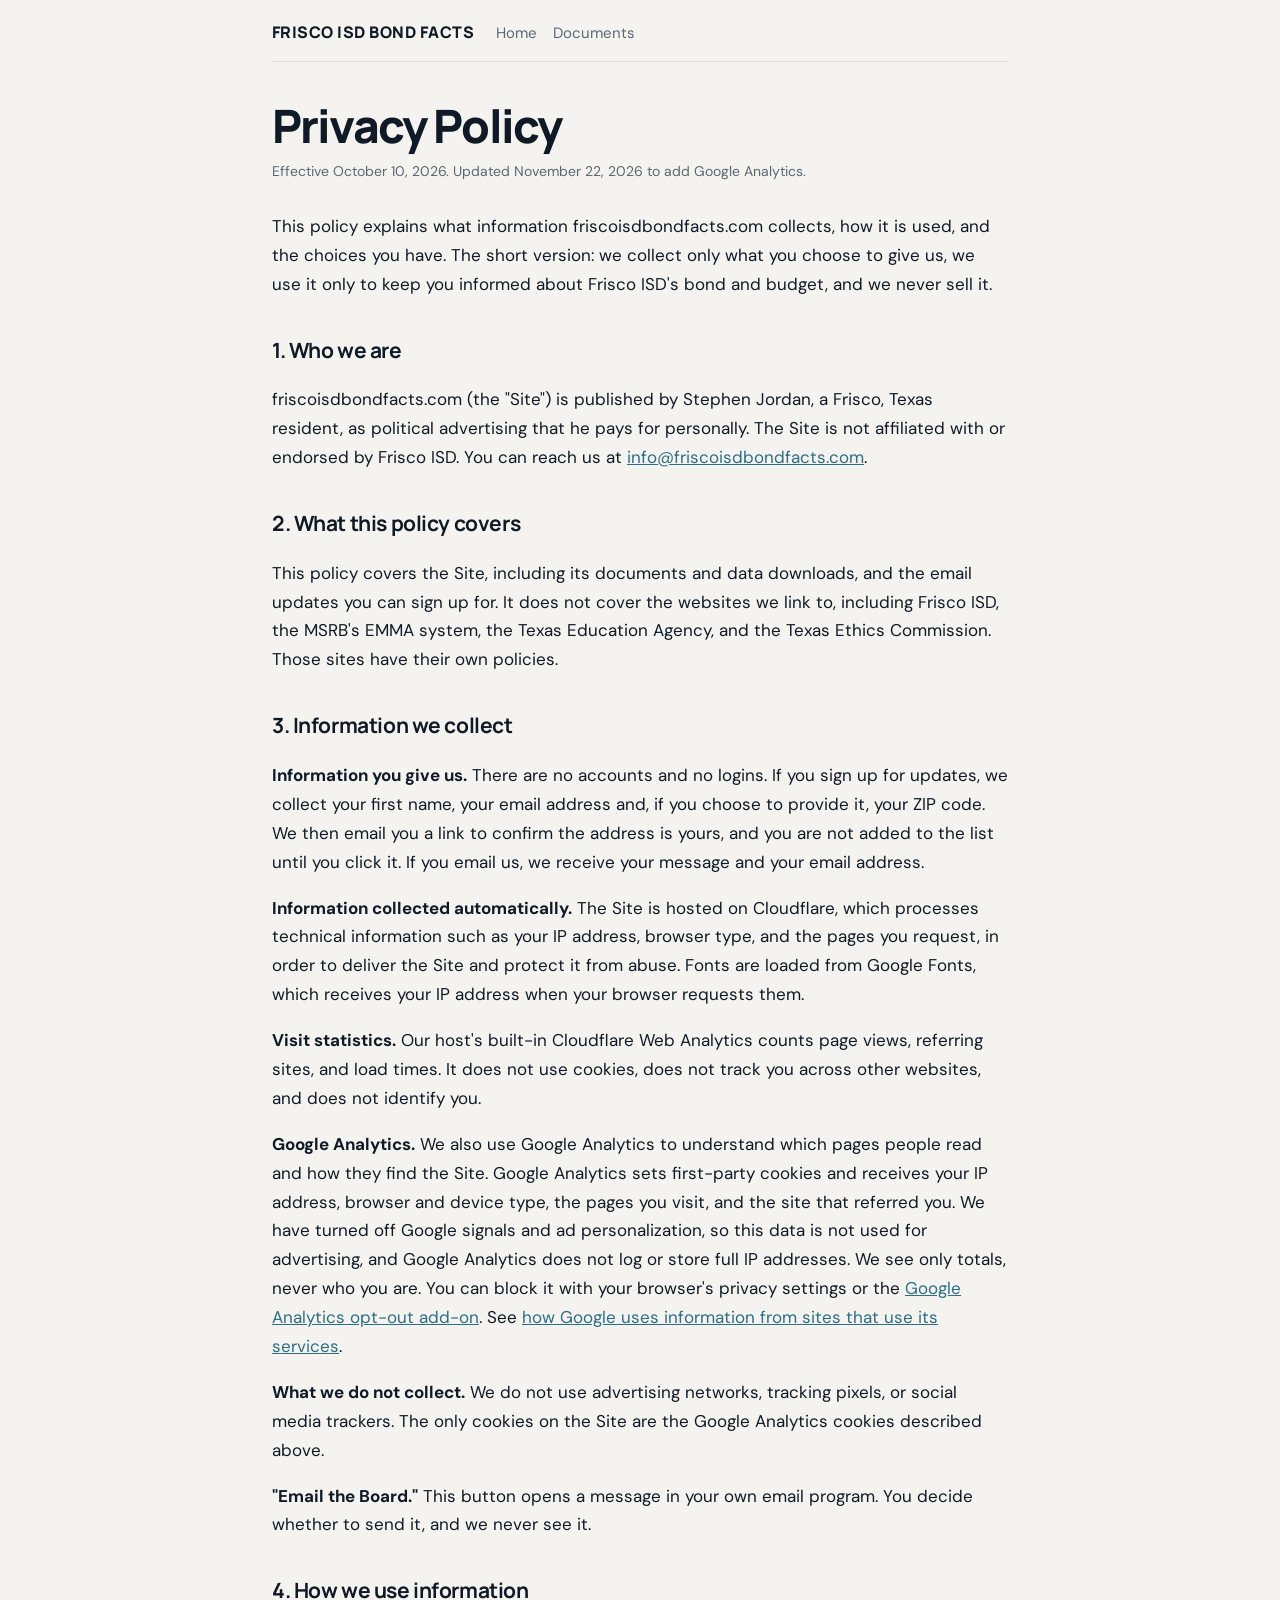
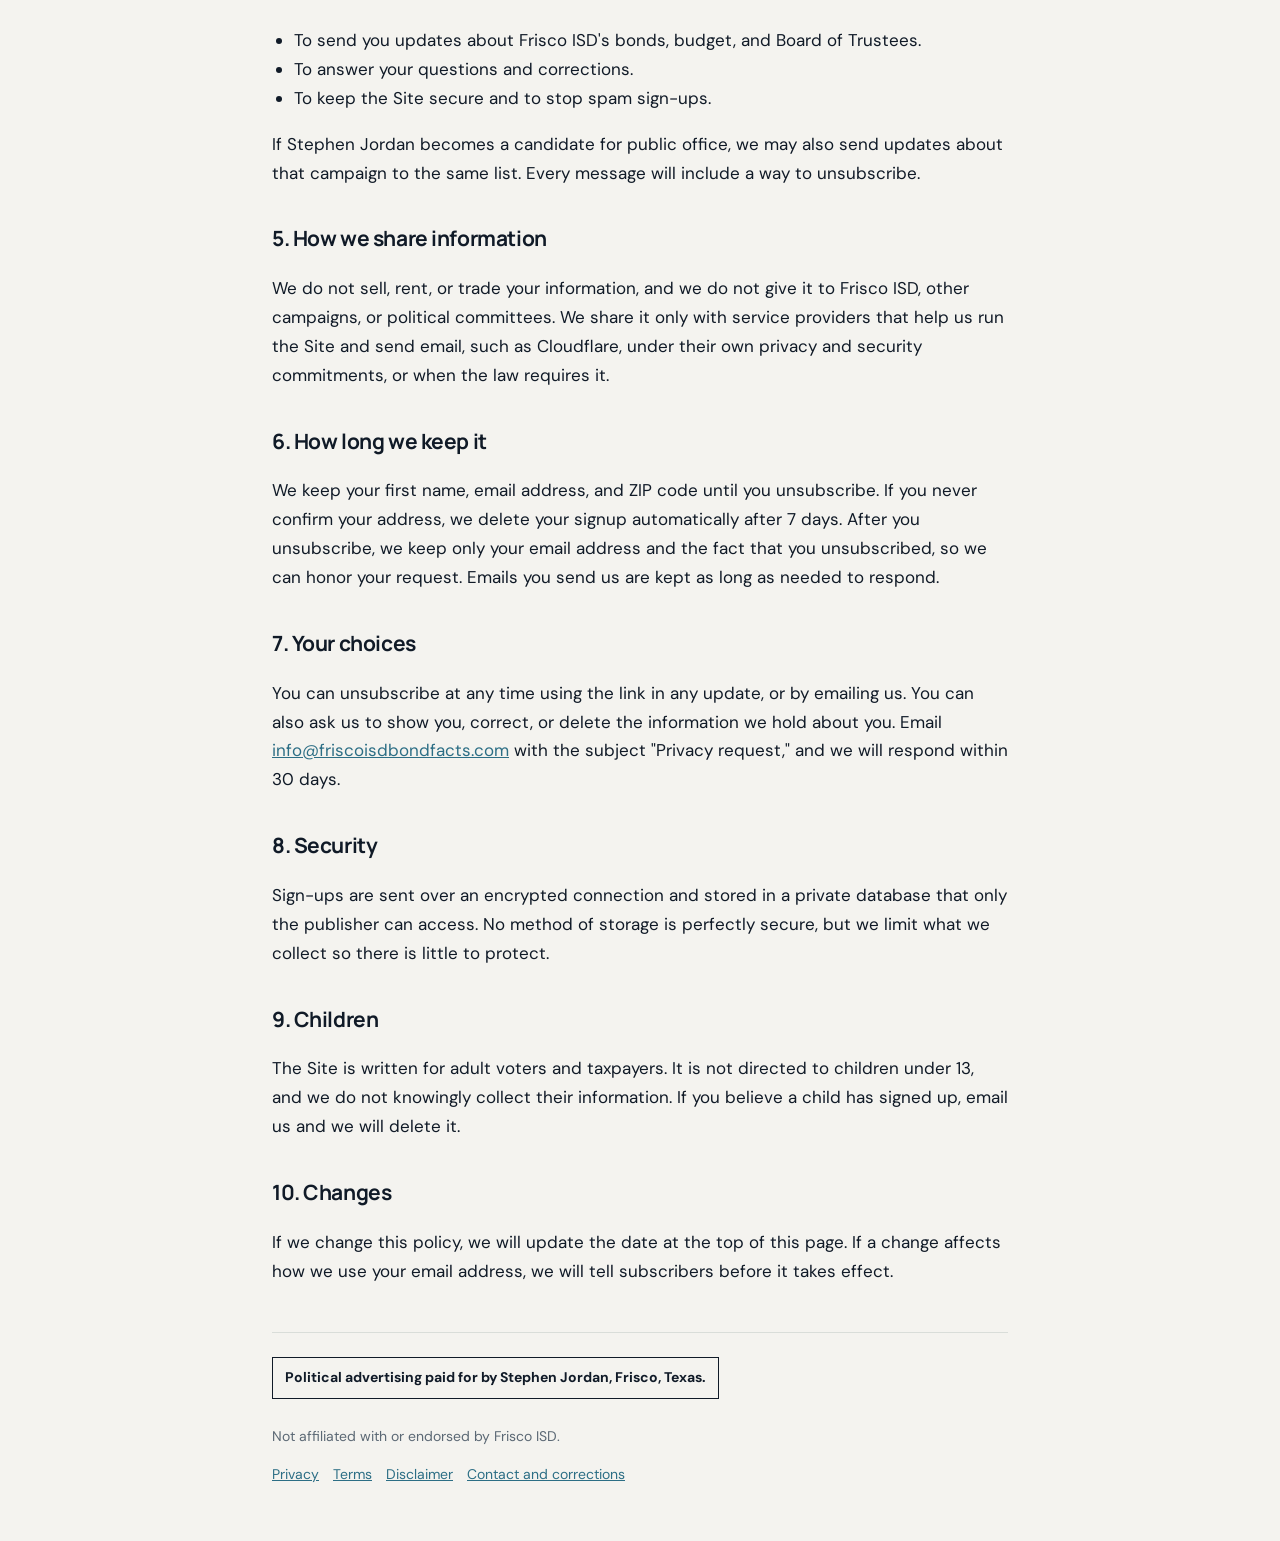
<file: privacy.html>
<!DOCTYPE html>
<html lang="en">
<head>
<!-- Google tag (gtag.js) -->
<script async src="https://www.googletagmanager.com/gtag/js?id=G-J5FRJHZBKQ"></script>
<script>
  window.dataLayer = window.dataLayer || [];
  function gtag(){dataLayer.push(arguments);}
  gtag('js', new Date());
  gtag('config', 'G-J5FRJHZBKQ', { allow_google_signals: false, allow_ad_personalization_signals: false });
</script>
<meta charset="utf-8">
<meta name="viewport" content="width=device-width, initial-scale=1, viewport-fit=cover">
<title>Privacy Policy | Frisco ISD Bond Facts</title>
<meta name="description" content="How Frisco ISD Bond Facts collects, uses and protects information, including email signups and Google Analytics visit counts.">
<link rel="canonical" href="https://friscoisdbondfacts.com/privacy">
<meta property="og:type" content="website">
<meta property="og:site_name" content="Frisco ISD Bond Facts">
<meta property="og:title" content="Privacy Policy | Frisco ISD Bond Facts">
<meta property="og:description" content="How Frisco ISD Bond Facts collects, uses and protects information, including email signups and Google Analytics visit counts.">
<meta property="og:url" content="https://friscoisdbondfacts.com/privacy">
<meta property="og:image" content="https://friscoisdbondfacts.com/og-image.png">
<meta name="twitter:card" content="summary_large_image">
<meta name="robots" content="index,follow">
<link rel="preconnect" href="https://fonts.googleapis.com">
<link rel="preconnect" href="https://fonts.gstatic.com" crossorigin>
<link href="https://fonts.googleapis.com/css2?family=DM+Sans:opsz,wght@9..40,400;9..40,500;9..40,700&family=Manrope:wght@600;700;800&display=swap" rel="stylesheet">
<link rel="stylesheet" href="/legal.css">
</head>
<body>
<!--email_off-->
<div class="wrap">
<header><a class="brand" href="/">Frisco ISD Bond Facts</a><nav><a href="/">Home</a><a href="/documents">Documents</a></nav></header>
<main>
<h1>Privacy Policy</h1>
<p class="updated">Effective October 10, 2026. Updated November 22, 2026 to add Google Analytics.</p>
<p>This policy explains what information friscoisdbondfacts.com collects, how it is used, and the choices you have. The short version: we collect only what you choose to give us, we use it only to keep you informed about Frisco ISD's bond and budget, and we never sell it.</p>

<h2>1. Who we are</h2>
<p>friscoisdbondfacts.com (the "Site") is published by Stephen Jordan, a Frisco, Texas resident, as political advertising that he pays for personally. The Site is not affiliated with or endorsed by Frisco ISD. You can reach us at <a href="mailto:info@friscoisdbondfacts.com">info@friscoisdbondfacts.com</a>.</p>

<h2>2. What this policy covers</h2>
<p>This policy covers the Site, including its documents and data downloads, and the email updates you can sign up for. It does not cover the websites we link to, including Frisco ISD, the MSRB's EMMA system, the Texas Education Agency, and the Texas Ethics Commission. Those sites have their own policies.</p>

<h2>3. Information we collect</h2>
<p><strong>Information you give us.</strong> There are no accounts and no logins. If you sign up for updates, we collect your first name, your email address and, if you choose to provide it, your ZIP code. We then email you a link to confirm the address is yours, and you are not added to the list until you click it. If you email us, we receive your message and your email address.</p>
<p><strong>Information collected automatically.</strong> The Site is hosted on Cloudflare, which processes technical information such as your IP address, browser type, and the pages you request, in order to deliver the Site and protect it from abuse. Fonts are loaded from Google Fonts, which receives your IP address when your browser requests them.</p>
<p><strong>Visit statistics.</strong> Our host's built-in Cloudflare Web Analytics counts page views, referring sites, and load times. It does not use cookies, does not track you across other websites, and does not identify you.</p>
<p><strong>Google Analytics.</strong> We also use Google Analytics to understand which pages people read and how they find the Site. Google Analytics sets first-party cookies and receives your IP address, browser and device type, the pages you visit, and the site that referred you. We have turned off Google signals and ad personalization, so this data is not used for advertising, and Google Analytics does not log or store full IP addresses. We see only totals, never who you are. You can block it with your browser's privacy settings or the <a href="https://tools.google.com/dlpage/gaoptout">Google Analytics opt-out add-on</a>. See <a href="https://policies.google.com/technologies/partner-sites">how Google uses information from sites that use its services</a>.</p>
<p><strong>What we do not collect.</strong> We do not use advertising networks, tracking pixels, or social media trackers. The only cookies on the Site are the Google Analytics cookies described above.</p>
<p><strong>"Email the Board."</strong> This button opens a message in your own email program. You decide whether to send it, and we never see it.</p>

<h2>4. How we use information</h2>
<ul>
<li>To send you updates about Frisco ISD's bonds, budget, and Board of Trustees.</li>
<li>To answer your questions and corrections.</li>
<li>To keep the Site secure and to stop spam sign-ups.</li>
</ul>
<p>If Stephen Jordan becomes a candidate for public office, we may also send updates about that campaign to the same list. Every message will include a way to unsubscribe.</p>

<h2>5. How we share information</h2>
<p>We do not sell, rent, or trade your information, and we do not give it to Frisco ISD, other campaigns, or political committees. We share it only with service providers that help us run the Site and send email, such as Cloudflare, under their own privacy and security commitments, or when the law requires it.</p>

<h2>6. How long we keep it</h2>
<p>We keep your first name, email address, and ZIP code until you unsubscribe. If you never confirm your address, we delete your signup automatically after 7 days. After you unsubscribe, we keep only your email address and the fact that you unsubscribed, so we can honor your request. Emails you send us are kept as long as needed to respond.</p>

<h2>7. Your choices</h2>
<p>You can unsubscribe at any time using the link in any update, or by emailing us. You can also ask us to show you, correct, or delete the information we hold about you. Email <a href="mailto:info@friscoisdbondfacts.com?subject=Privacy%20request">info@friscoisdbondfacts.com</a> with the subject "Privacy request," and we will respond within 30 days.</p>

<h2>8. Security</h2>
<p>Sign-ups are sent over an encrypted connection and stored in a private database that only the publisher can access. No method of storage is perfectly secure, but we limit what we collect so there is little to protect.</p>

<h2>9. Children</h2>
<p>The Site is written for adult voters and taxpayers. It is not directed to children under 13, and we do not knowingly collect their information. If you believe a child has signed up, email us and we will delete it.</p>

<h2>10. Changes</h2>
<p>If we change this policy, we will update the date at the top of this page. If a change affects how we use your email address, we will tell subscribers before it takes effect.</p>
</main>
<footer>
  <div class="disclose">Political advertising paid for by Stephen Jordan, Frisco, Texas.</div>
  <p>Not affiliated with or endorsed by Frisco ISD.</p>
  <p class="legal"><a href="/privacy">Privacy</a><a href="/terms">Terms</a><a href="/disclaimer">Disclaimer</a><a href="mailto:info@friscoisdbondfacts.com">Contact and corrections</a></p>
</footer>
</div>
<!--/email_off-->
</body>
</html>
</file>
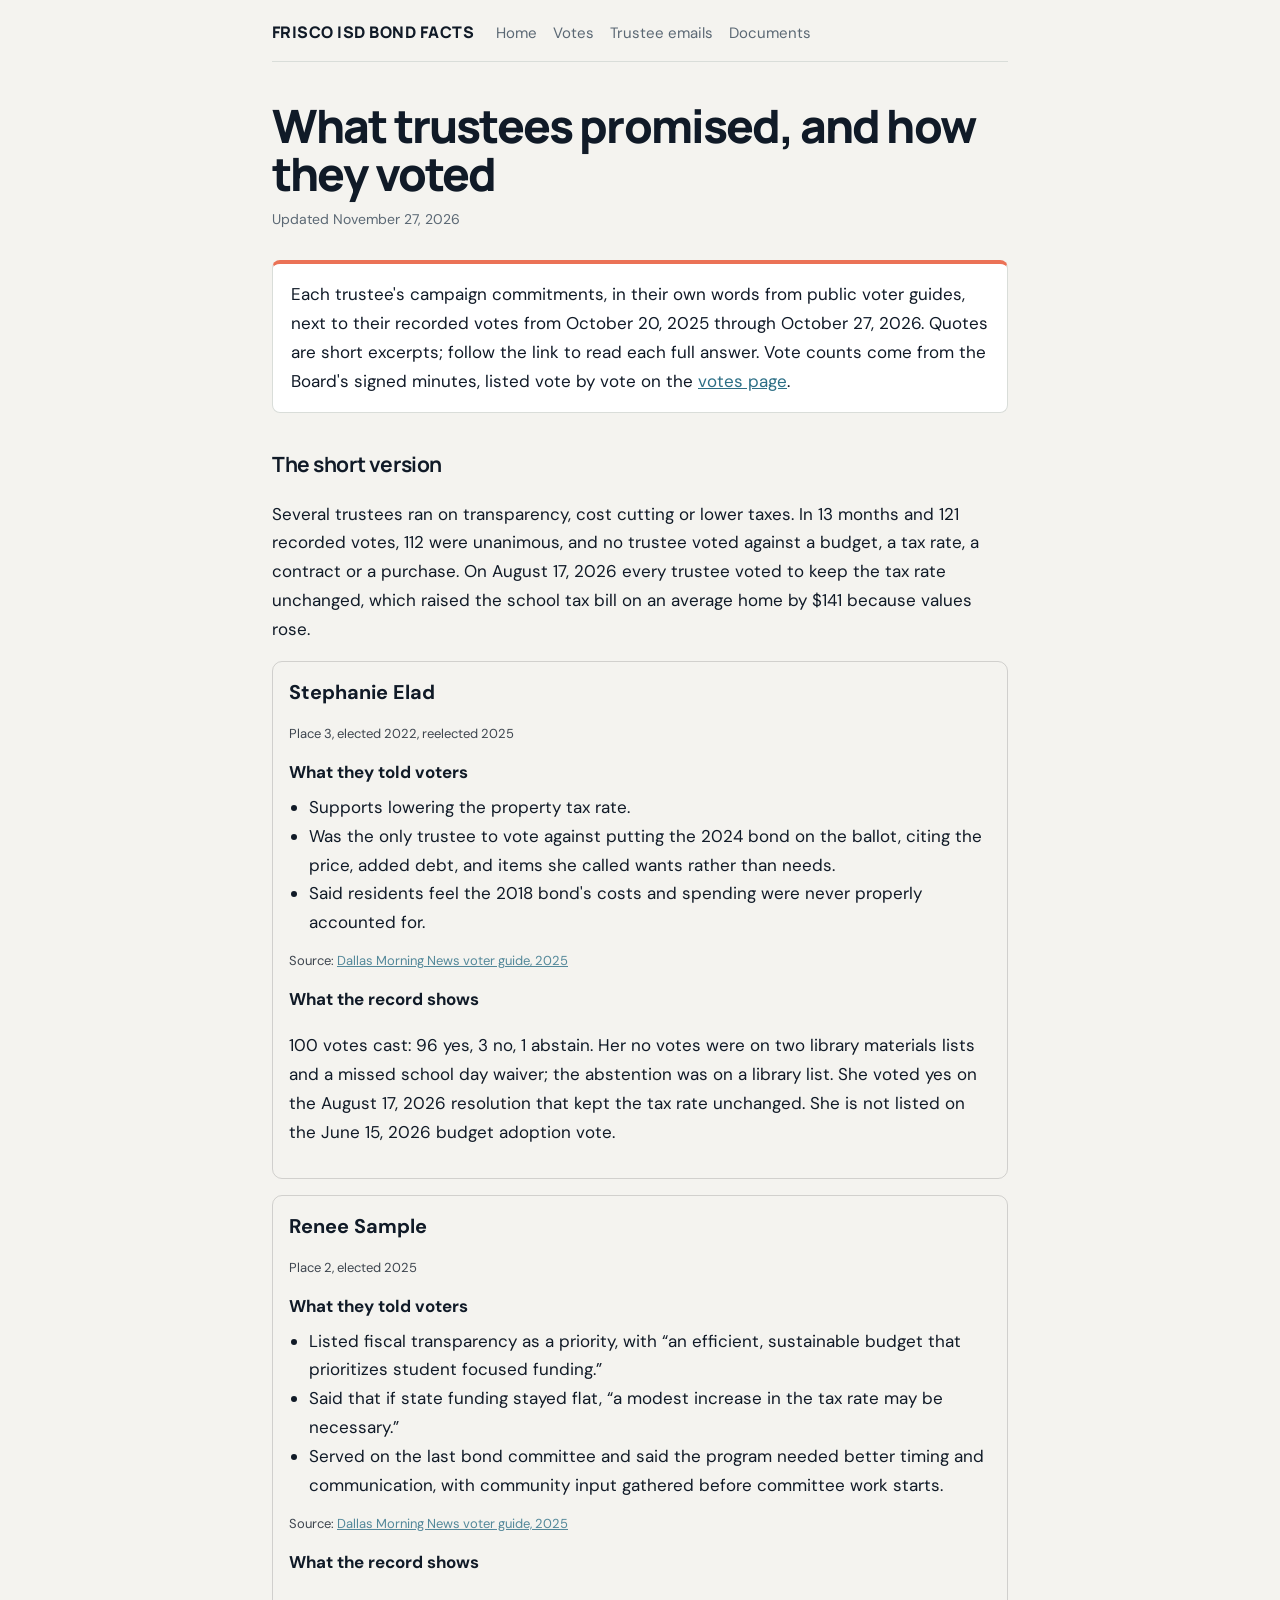
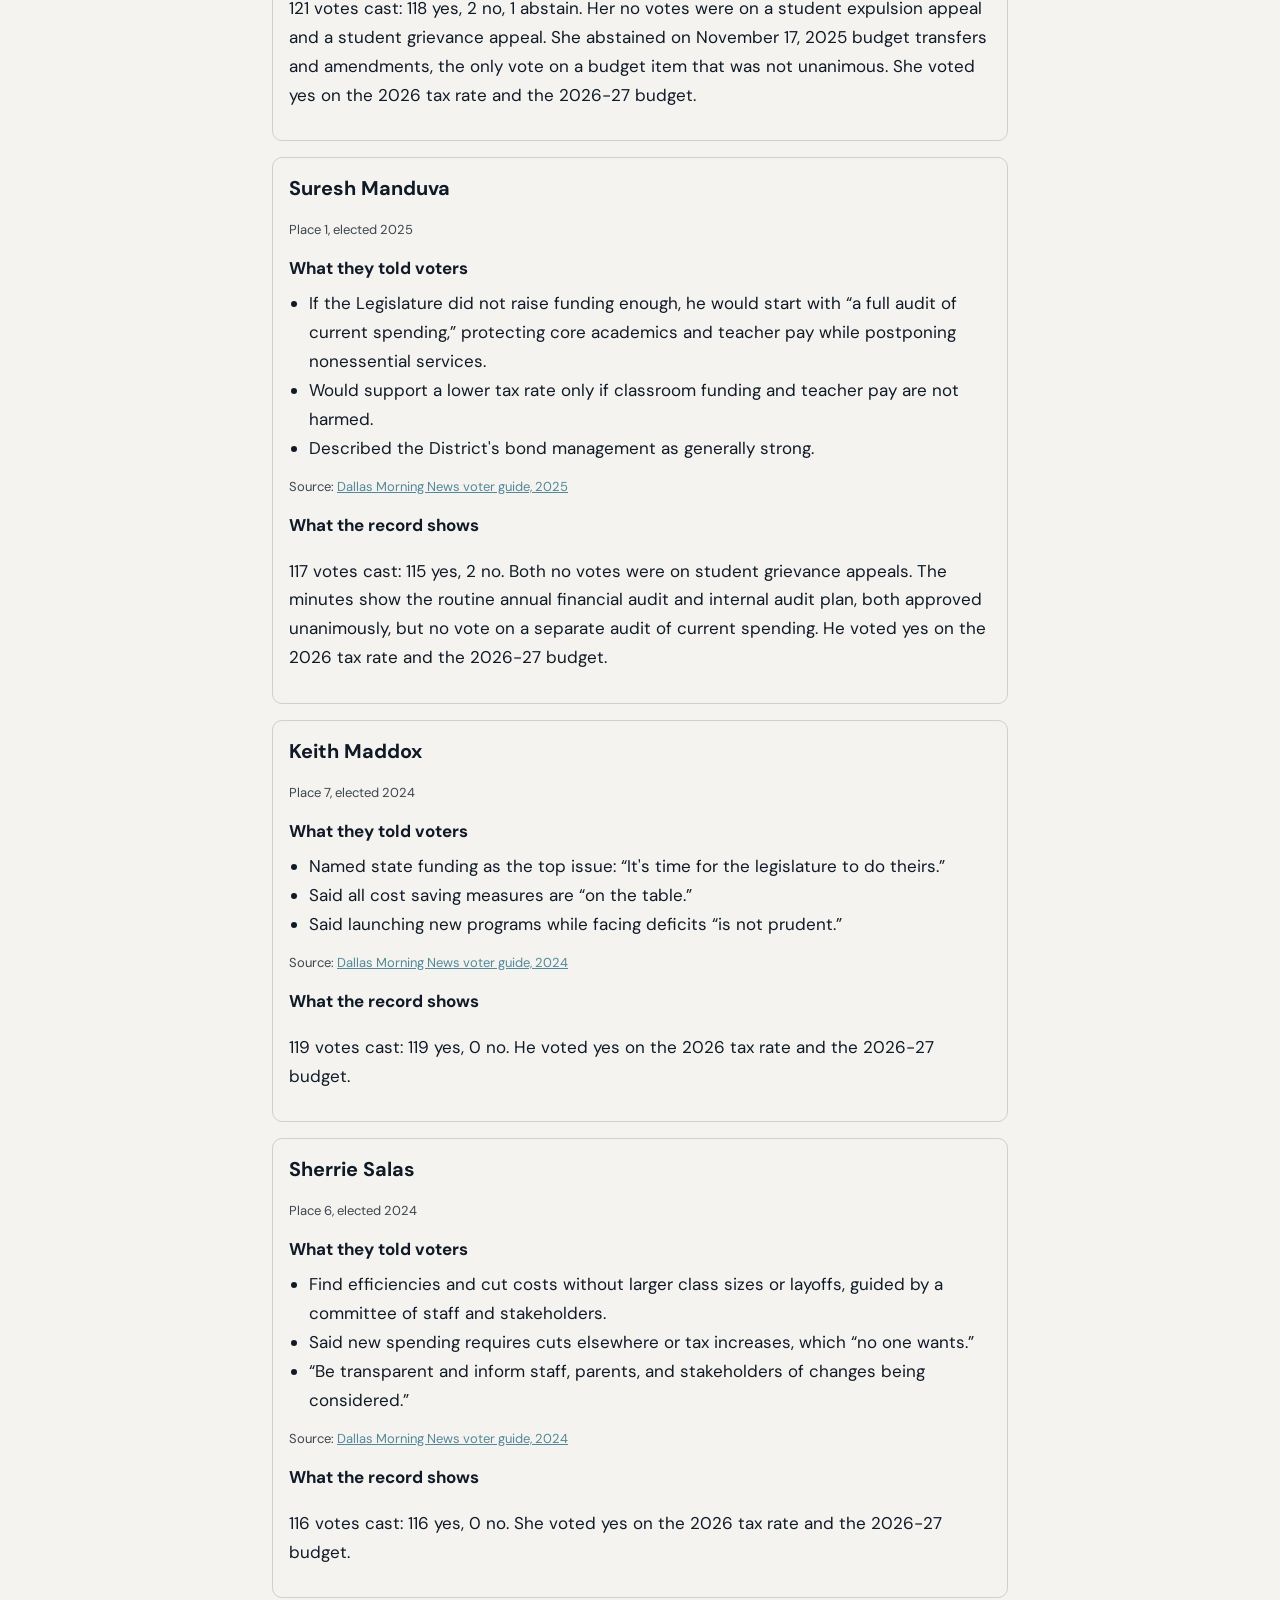
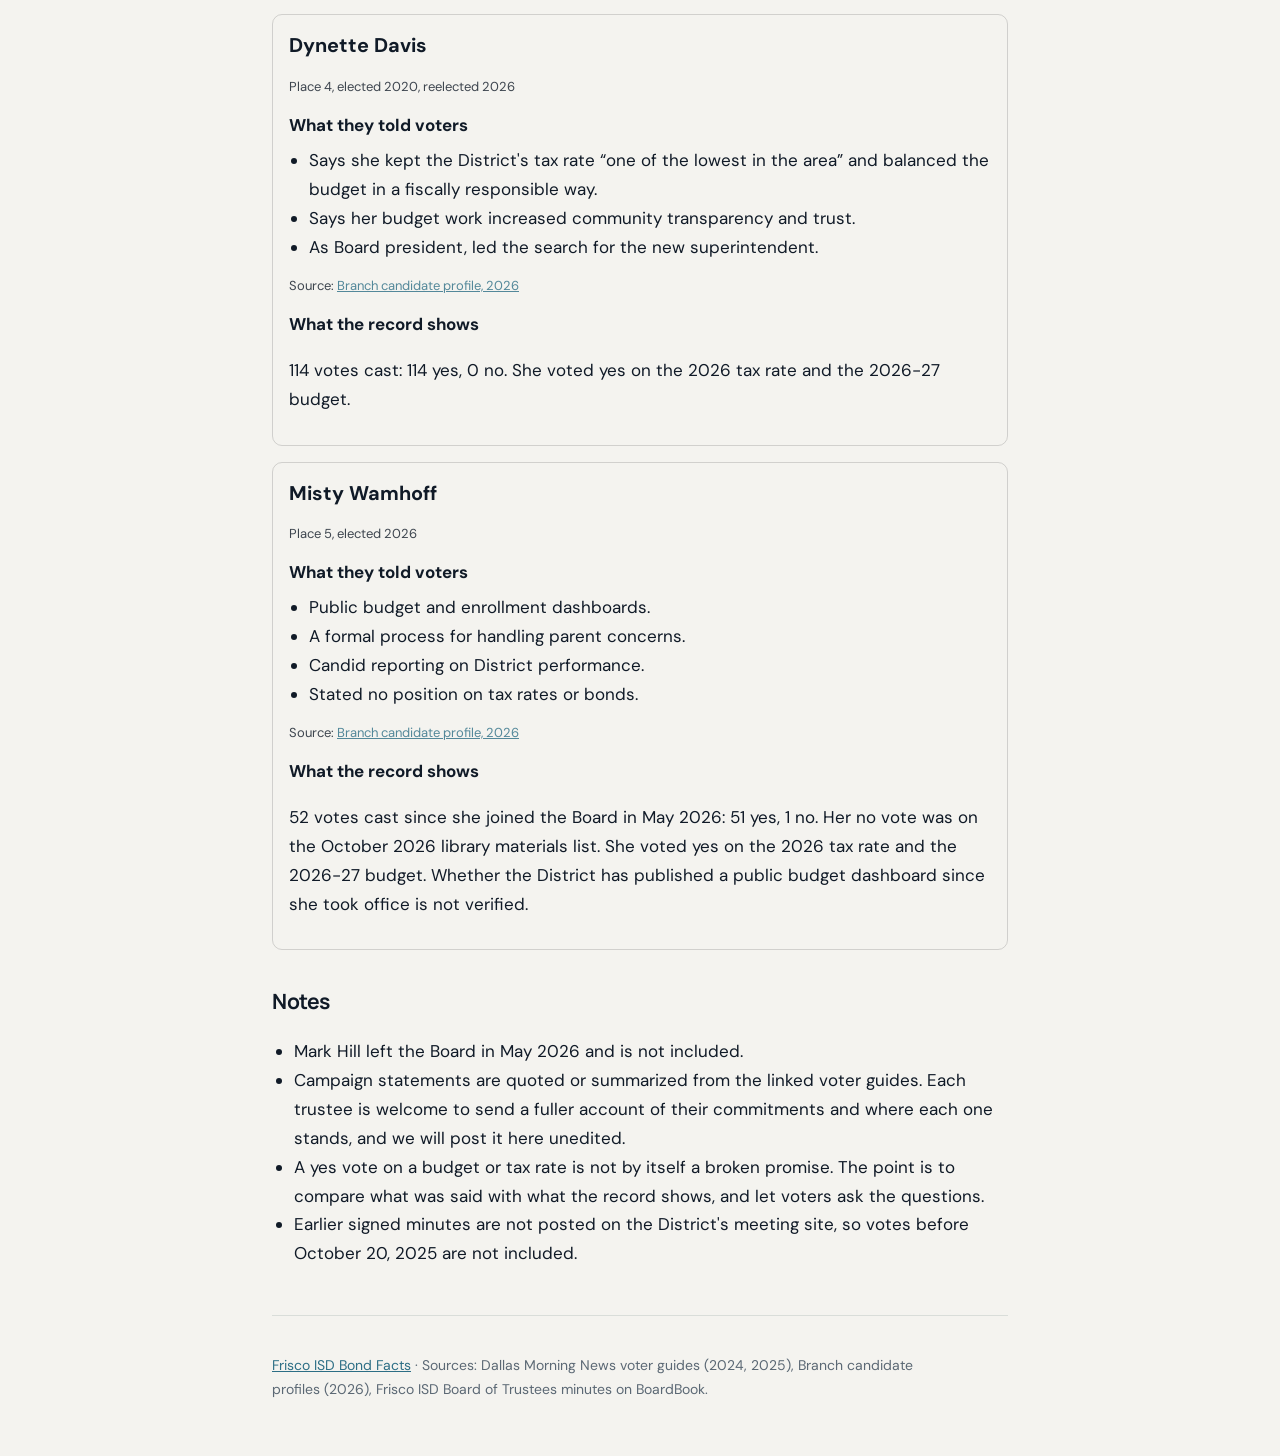
<file: promises.html>
<!DOCTYPE html>
<html lang="en">
<head>
<!-- Google tag (gtag.js) -->
<script async src="https://www.googletagmanager.com/gtag/js?id=G-J5FRJHZBKQ"></script>
<script>
  window.dataLayer = window.dataLayer || [];
  function gtag(){dataLayer.push(arguments);}
  gtag('js', new Date());
  gtag('config', 'G-J5FRJHZBKQ', { allow_google_signals: false, allow_ad_personalization_signals: false });
</script>
<meta charset="utf-8">
<meta name="viewport" content="width=device-width, initial-scale=1, viewport-fit=cover">
<title>Trustee promises and votes | Frisco ISD Bond Facts</title>
<link rel="alternate" type="application/rss+xml" title="Frisco ISD Bond Facts" href="/feed.xml">
<meta name="description" content="What each Frisco ISD trustee told voters when they ran, in their own words, next to how they have voted since.">
<link rel="canonical" href="https://friscoisdbondfacts.com/promises">
<meta property="og:type" content="website">
<meta property="og:site_name" content="Frisco ISD Bond Facts">
<meta property="og:title" content="What Frisco ISD trustees promised, and how they voted">
<meta property="og:description" content="What each Frisco ISD trustee told voters when they ran, in their own words, next to how they have voted since.">
<meta property="og:url" content="https://friscoisdbondfacts.com/promises">
<meta property="og:image" content="https://friscoisdbondfacts.com/og-image.png">
<meta name="twitter:card" content="summary_large_image">
<meta name="robots" content="index,follow">
<link rel="preconnect" href="https://fonts.googleapis.com">
<link rel="preconnect" href="https://fonts.gstatic.com" crossorigin>
<link href="https://fonts.googleapis.com/css2?family=DM+Sans:opsz,wght@9..40,400;9..40,500;9..40,700&family=Manrope:wght@600;700;800&display=swap" rel="stylesheet">
<link rel="stylesheet" href="/legal.css">
<style>
  .meta{font-size:13px;opacity:.8}
  .tw{overflow-x:auto;-webkit-overflow-scrolling:touch;margin:12px 0 24px}
  table{border-collapse:collapse;width:100%;min-width:760px}
  th,td{text-align:left;padding:8px 8px;border-bottom:1px solid rgba(127,127,127,.3);vertical-align:top;font-size:15px}
  td.v,th.v{text-align:center;white-space:nowrap}
  tr.split td{background:rgba(230,120,90,.12)}
  .sum td,.sum th{min-width:0}
  .sum table{min-width:0}
  .card{border:1px solid rgba(127,127,127,.3);border-radius:10px;padding:14px 16px;margin:16px 0}
  .card h3{margin:0 0 4px}
  .card ul{margin:6px 0 10px;padding-left:20px}
  .lbl{font-weight:700;margin:10px 0 2px}
</style>
</head>
<body>
<!--email_off-->
<div class="wrap">
<header><a class="brand" href="/">Frisco ISD Bond Facts</a><nav><a href="/">Home</a><a href="/votes">Votes</a><a href="/trustees">Trustee emails</a><a href="/documents">Documents</a></nav></header>
<main>
<h1>What trustees promised, and how they voted</h1>
<p class="updated">Updated November 27, 2026</p>
<div class="note">Each trustee's campaign commitments, in their own words from public voter guides, next to their recorded votes from October 20, 2025 through October 27, 2026. Quotes are short excerpts; follow the link to read each full answer. Vote counts come from the Board's signed minutes, listed vote by vote on the <a href="/votes">votes page</a>.</div>
<h2>The short version</h2>
<p>Several trustees ran on transparency, cost cutting or lower taxes. In 13 months and 121 recorded votes, 112 were unanimous, and no trustee voted against a budget, a tax rate, a contract or a purchase. On August 17, 2026 every trustee voted to keep the tax rate unchanged, which raised the school tax bill on an average home by $141 because values rose.</p>
<div class="card"><h3>Stephanie Elad</h3><p class="meta">Place 3, elected 2022, reelected 2025</p><p class="lbl">What they told voters</p><ul><li>Supports lowering the property tax rate.</li><li>Was the only trustee to vote against putting the 2024 bond on the ballot, citing the price, added debt, and items she called wants rather than needs.</li><li>Said residents feel the 2018 bond's costs and spending were never properly accounted for.</li></ul><p class="meta">Source: <a href="https://voterguide.dallasnews.com/2025-spring/candidates/4760" target="_blank" rel="noopener">Dallas Morning News voter guide, 2025</a></p><p class="lbl">What the record shows</p><p>100 votes cast: 96 yes, 3 no, 1 abstain. Her no votes were on two library materials lists and a missed school day waiver; the abstention was on a library list. She voted yes on the August 17, 2026 resolution that kept the tax rate unchanged. She is not listed on the June 15, 2026 budget adoption vote.</p></div>
<div class="card"><h3>Renee Sample</h3><p class="meta">Place 2, elected 2025</p><p class="lbl">What they told voters</p><ul><li>Listed fiscal transparency as a priority, with “an efficient, sustainable budget that prioritizes student focused funding.”</li><li>Said that if state funding stayed flat, “a modest increase in the tax rate may be necessary.”</li><li>Served on the last bond committee and said the program needed better timing and communication, with community input gathered before committee work starts.</li></ul><p class="meta">Source: <a href="https://voterguide.dallasnews.com/2025-spring/candidates/4754" target="_blank" rel="noopener">Dallas Morning News voter guide, 2025</a></p><p class="lbl">What the record shows</p><p>121 votes cast: 118 yes, 2 no, 1 abstain. Her no votes were on a student expulsion appeal and a student grievance appeal. She abstained on November 17, 2025 budget transfers and amendments, the only vote on a budget item that was not unanimous. She voted yes on the 2026 tax rate and the 2026-27 budget.</p></div>
<div class="card"><h3>Suresh Manduva</h3><p class="meta">Place 1, elected 2025</p><p class="lbl">What they told voters</p><ul><li>If the Legislature did not raise funding enough, he would start with “a full audit of current spending,” protecting core academics and teacher pay while postponing nonessential services.</li><li>Would support a lower tax rate only if classroom funding and teacher pay are not harmed.</li><li>Described the District's bond management as generally strong.</li></ul><p class="meta">Source: <a href="https://voterguide.dallasnews.com/2025-spring/candidates/4753" target="_blank" rel="noopener">Dallas Morning News voter guide, 2025</a></p><p class="lbl">What the record shows</p><p>117 votes cast: 115 yes, 2 no. Both no votes were on student grievance appeals. The minutes show the routine annual financial audit and internal audit plan, both approved unanimously, but no vote on a separate audit of current spending. He voted yes on the 2026 tax rate and the 2026-27 budget.</p></div>
<div class="card"><h3>Keith Maddox</h3><p class="meta">Place 7, elected 2024</p><p class="lbl">What they told voters</p><ul><li>Named state funding as the top issue: “It's time for the legislature to do theirs.”</li><li>Said all cost saving measures are “on the table.”</li><li>Said launching new programs while facing deficits “is not prudent.”</li></ul><p class="meta">Source: <a href="https://voterguide.dallasnews.com/2024-spring/candidates/4185" target="_blank" rel="noopener">Dallas Morning News voter guide, 2024</a></p><p class="lbl">What the record shows</p><p>119 votes cast: 119 yes, 0 no. He voted yes on the 2026 tax rate and the 2026-27 budget.</p></div>
<div class="card"><h3>Sherrie Salas</h3><p class="meta">Place 6, elected 2024</p><p class="lbl">What they told voters</p><ul><li>Find efficiencies and cut costs without larger class sizes or layoffs, guided by a committee of staff and stakeholders.</li><li>Said new spending requires cuts elsewhere or tax increases, which “no one wants.”</li><li>“Be transparent and inform staff, parents, and stakeholders of changes being considered.”</li></ul><p class="meta">Source: <a href="https://voterguide.dallasnews.com/2024-spring/races/1719" target="_blank" rel="noopener">Dallas Morning News voter guide, 2024</a></p><p class="lbl">What the record shows</p><p>116 votes cast: 116 yes, 0 no. She voted yes on the 2026 tax rate and the 2026-27 budget.</p></div>
<div class="card"><h3>Dynette Davis</h3><p class="meta">Place 4, elected 2020, reelected 2026</p><p class="lbl">What they told voters</p><ul><li>Says she kept the District's tax rate “one of the lowest in the area” and balanced the budget in a fiscally responsible way.</li><li>Says her budget work increased community transparency and trust.</li><li>As Board president, led the search for the new superintendent.</li></ul><p class="meta">Source: <a href="https://branch.vote/races/2026-texas-may-uniform-election-tx-state-school-board-member-tx-state-school-frisco-post-4/candidates/dynette-davis" target="_blank" rel="noopener">Branch candidate profile, 2026</a></p><p class="lbl">What the record shows</p><p>114 votes cast: 114 yes, 0 no. She voted yes on the 2026 tax rate and the 2026-27 budget.</p></div>
<div class="card"><h3>Misty Wamhoff</h3><p class="meta">Place 5, elected 2026</p><p class="lbl">What they told voters</p><ul><li>Public budget and enrollment dashboards.</li><li>A formal process for handling parent concerns.</li><li>Candid reporting on District performance.</li><li>Stated no position on tax rates or bonds.</li></ul><p class="meta">Source: <a href="https://branch.vote/races/2026-texas-may-uniform-election-tx-state-school-board-member-tx-state-school-frisco-post-5/candidates/misty-wamhoff" target="_blank" rel="noopener">Branch candidate profile, 2026</a></p><p class="lbl">What the record shows</p><p>52 votes cast since she joined the Board in May 2026: 51 yes, 1 no. Her no vote was on the October 2026 library materials list. She voted yes on the 2026 tax rate and the 2026-27 budget. Whether the District has published a public budget dashboard since she took office is not verified.</p></div>
<h2>Notes</h2>
<ul>
<li>Mark Hill left the Board in May 2026 and is not included.</li>
<li>Campaign statements are quoted or summarized from the linked voter guides. Each trustee is welcome to send a fuller account of their commitments and where each one stands, and we will post it here unedited.</li>
<li>A yes vote on a budget or tax rate is not by itself a broken promise. The point is to compare what was said with what the record shows, and let voters ask the questions.</li>
<li>Earlier signed minutes are not posted on the District's meeting site, so votes before October 20, 2025 are not included.</li>
</ul>
</main>
<footer><p><a href="/">Frisco ISD Bond Facts</a> &middot; Sources: Dallas Morning News voter guides (2024, 2025), Branch candidate profiles (2026), Frisco ISD Board of Trustees minutes on BoardBook.</p></footer>
</div>
</body>
</html>
</file>
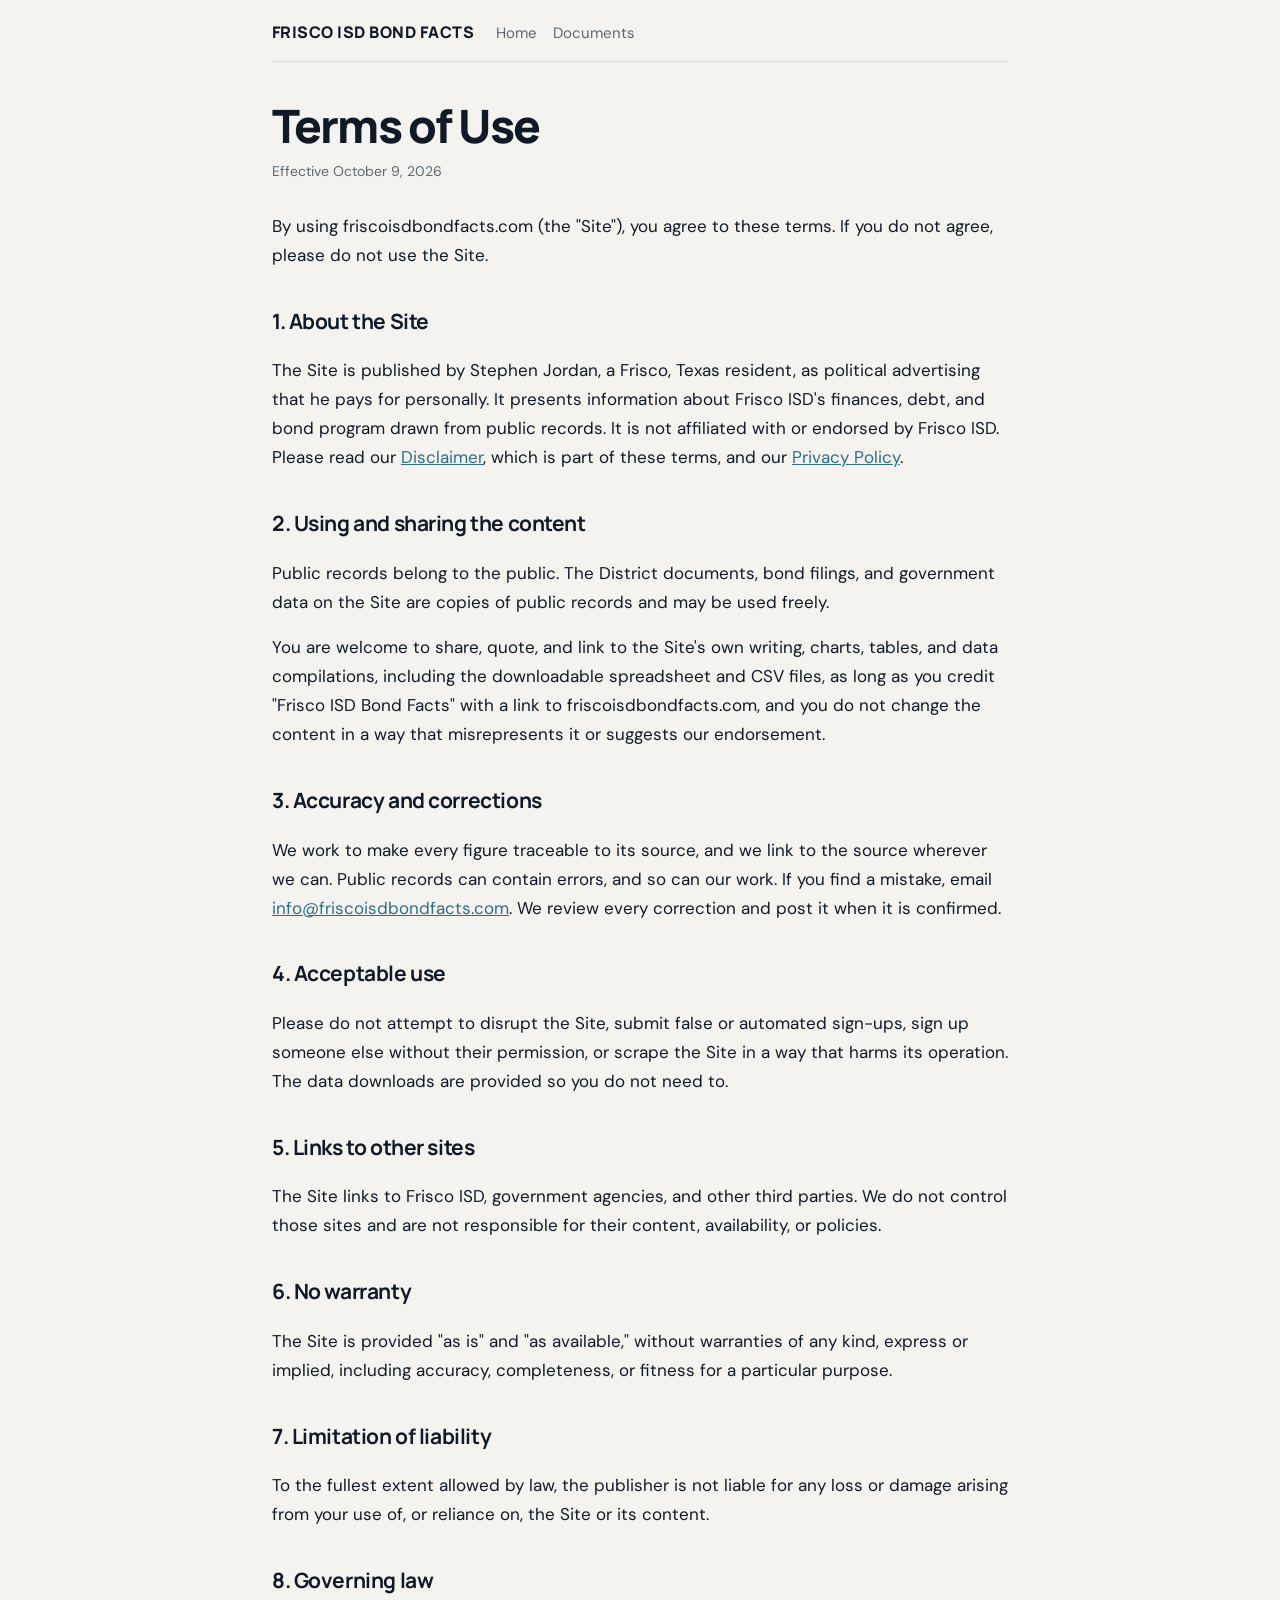
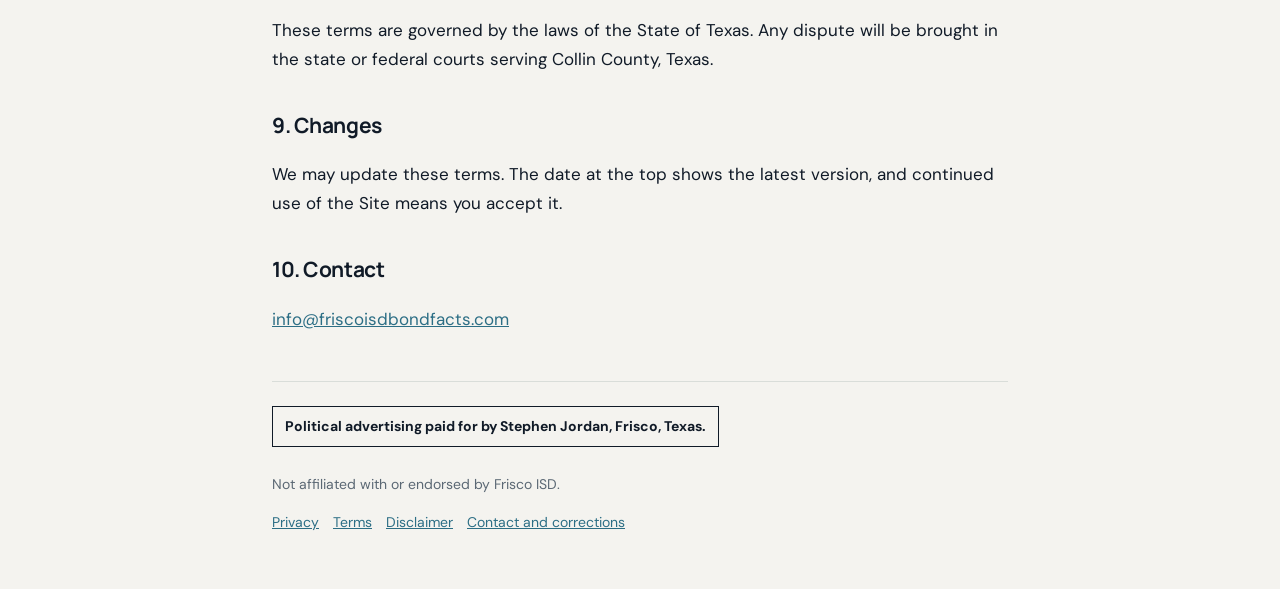
<file: terms.html>
<!DOCTYPE html>
<html lang="en">
<head>
<!-- Google tag (gtag.js) -->
<script async src="https://www.googletagmanager.com/gtag/js?id=G-J5FRJHZBKQ"></script>
<script>
  window.dataLayer = window.dataLayer || [];
  function gtag(){dataLayer.push(arguments);}
  gtag('js', new Date());
  gtag('config', 'G-J5FRJHZBKQ', { allow_google_signals: false, allow_ad_personalization_signals: false });
</script>
<meta charset="utf-8">
<meta name="viewport" content="width=device-width, initial-scale=1, viewport-fit=cover">
<title>Terms of Use | Frisco ISD Bond Facts</title>
<meta name="description" content="Terms for using, quoting and sharing Frisco ISD Bond Facts, including how to cite our figures and the District documents we archive.">
<link rel="canonical" href="https://friscoisdbondfacts.com/terms">
<meta property="og:type" content="website">
<meta property="og:site_name" content="Frisco ISD Bond Facts">
<meta property="og:title" content="Terms of Use | Frisco ISD Bond Facts">
<meta property="og:description" content="Terms for using, quoting and sharing Frisco ISD Bond Facts, including how to cite our figures and the District documents we archive.">
<meta property="og:url" content="https://friscoisdbondfacts.com/terms">
<meta property="og:image" content="https://friscoisdbondfacts.com/og-image.png">
<meta name="twitter:card" content="summary_large_image">
<meta name="robots" content="index,follow">
<link rel="preconnect" href="https://fonts.googleapis.com">
<link rel="preconnect" href="https://fonts.gstatic.com" crossorigin>
<link href="https://fonts.googleapis.com/css2?family=DM+Sans:opsz,wght@9..40,400;9..40,500;9..40,700&family=Manrope:wght@600;700;800&display=swap" rel="stylesheet">
<link rel="stylesheet" href="/legal.css">
</head>
<body>
<!--email_off-->
<div class="wrap">
<header><a class="brand" href="/">Frisco ISD Bond Facts</a><nav><a href="/">Home</a><a href="/documents">Documents</a></nav></header>
<main>
<h1>Terms of Use</h1>
<p class="updated">Effective October 9, 2026</p>
<p>By using friscoisdbondfacts.com (the "Site"), you agree to these terms. If you do not agree, please do not use the Site.</p>

<h2>1. About the Site</h2>
<p>The Site is published by Stephen Jordan, a Frisco, Texas resident, as political advertising that he pays for personally. It presents information about Frisco ISD's finances, debt, and bond program drawn from public records. It is not affiliated with or endorsed by Frisco ISD. Please read our <a href="/disclaimer">Disclaimer</a>, which is part of these terms, and our <a href="/privacy">Privacy Policy</a>.</p>

<h2>2. Using and sharing the content</h2>
<p>Public records belong to the public. The District documents, bond filings, and government data on the Site are copies of public records and may be used freely.</p>
<p>You are welcome to share, quote, and link to the Site's own writing, charts, tables, and data compilations, including the downloadable spreadsheet and CSV files, as long as you credit "Frisco ISD Bond Facts" with a link to friscoisdbondfacts.com, and you do not change the content in a way that misrepresents it or suggests our endorsement.</p>

<h2>3. Accuracy and corrections</h2>
<p>We work to make every figure traceable to its source, and we link to the source wherever we can. Public records can contain errors, and so can our work. If you find a mistake, email <a href="mailto:info@friscoisdbondfacts.com?subject=Correction">info@friscoisdbondfacts.com</a>. We review every correction and post it when it is confirmed.</p>

<h2>4. Acceptable use</h2>
<p>Please do not attempt to disrupt the Site, submit false or automated sign-ups, sign up someone else without their permission, or scrape the Site in a way that harms its operation. The data downloads are provided so you do not need to.</p>

<h2>5. Links to other sites</h2>
<p>The Site links to Frisco ISD, government agencies, and other third parties. We do not control those sites and are not responsible for their content, availability, or policies.</p>

<h2>6. No warranty</h2>
<p>The Site is provided "as is" and "as available," without warranties of any kind, express or implied, including accuracy, completeness, or fitness for a particular purpose.</p>

<h2>7. Limitation of liability</h2>
<p>To the fullest extent allowed by law, the publisher is not liable for any loss or damage arising from your use of, or reliance on, the Site or its content.</p>

<h2>8. Governing law</h2>
<p>These terms are governed by the laws of the State of Texas. Any dispute will be brought in the state or federal courts serving Collin County, Texas.</p>

<h2>9. Changes</h2>
<p>We may update these terms. The date at the top shows the latest version, and continued use of the Site means you accept it.</p>

<h2>10. Contact</h2>
<p><a href="mailto:info@friscoisdbondfacts.com">info@friscoisdbondfacts.com</a></p>
</main>
<footer>
  <div class="disclose">Political advertising paid for by Stephen Jordan, Frisco, Texas.</div>
  <p>Not affiliated with or endorsed by Frisco ISD.</p>
  <p class="legal"><a href="/privacy">Privacy</a><a href="/terms">Terms</a><a href="/disclaimer">Disclaimer</a><a href="mailto:info@friscoisdbondfacts.com">Contact and corrections</a></p>
</footer>
</div>
<!--/email_off-->
</body>
</html>
</file>
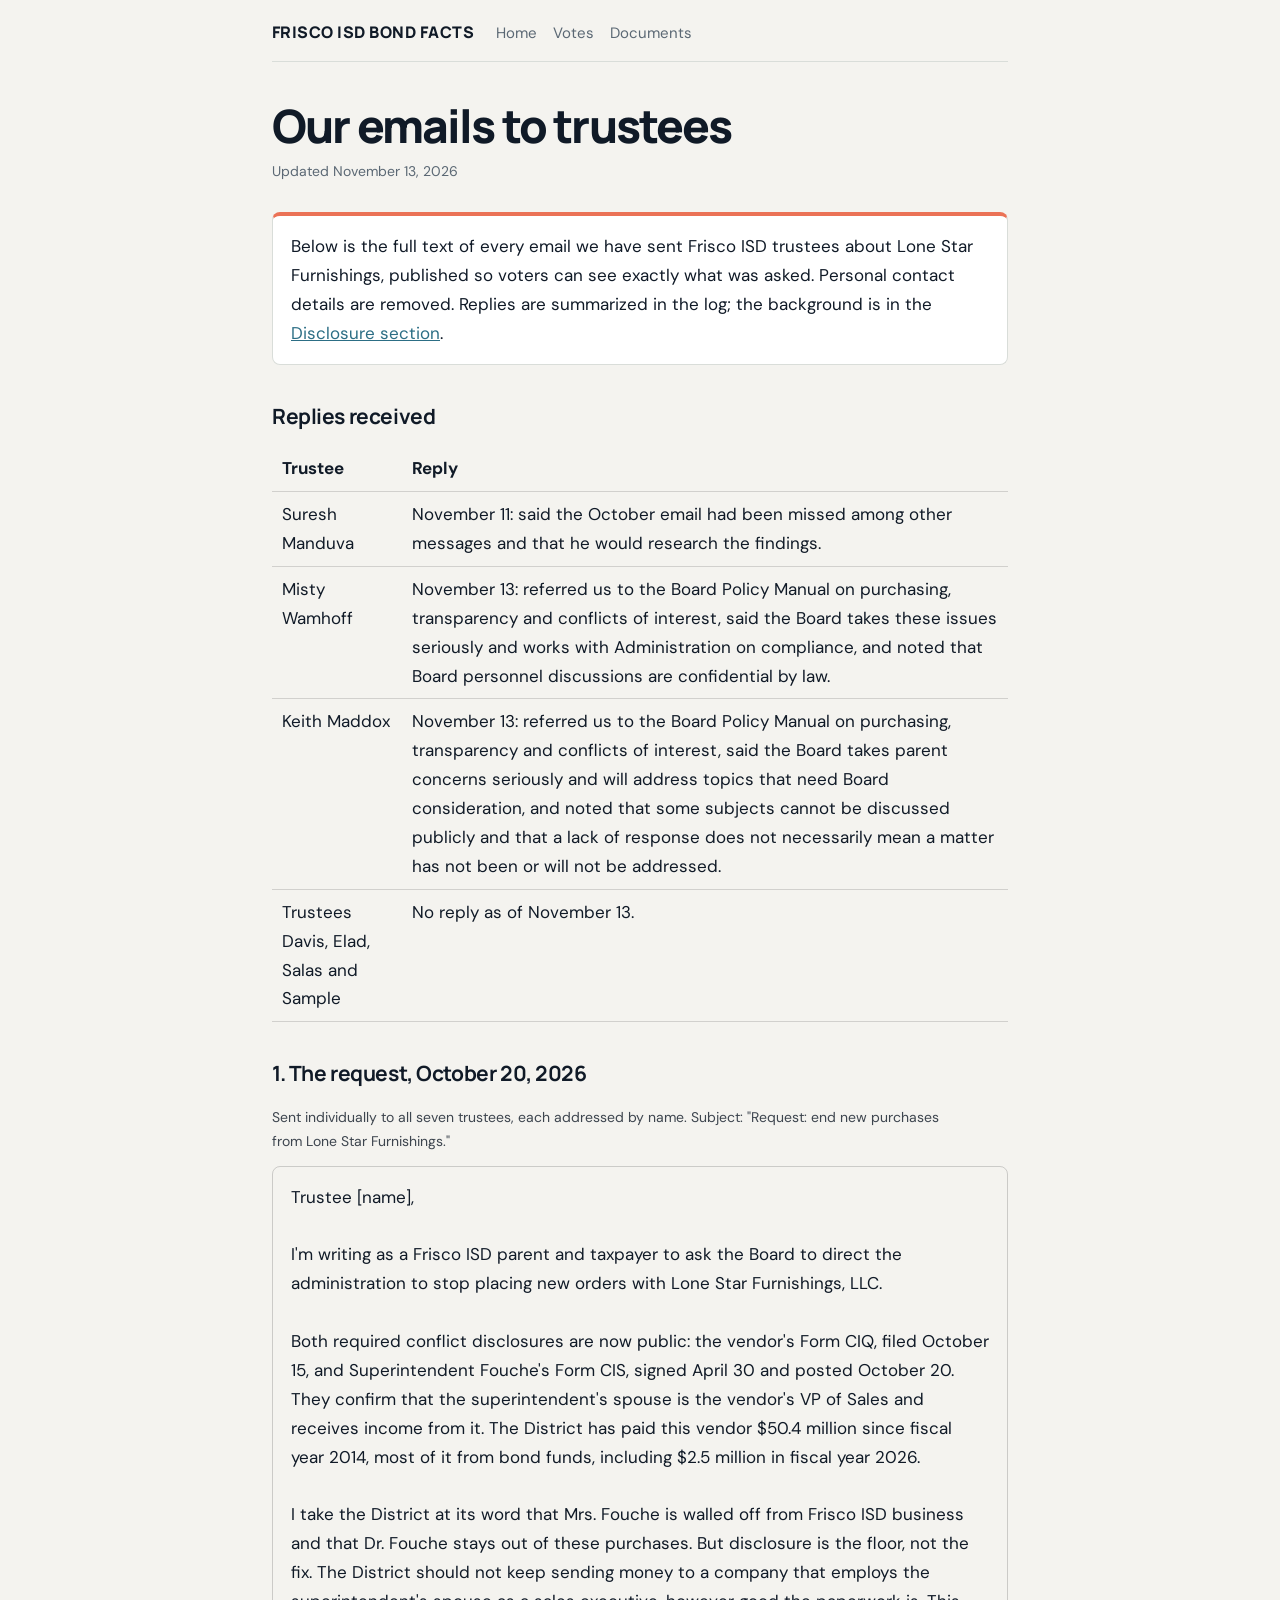
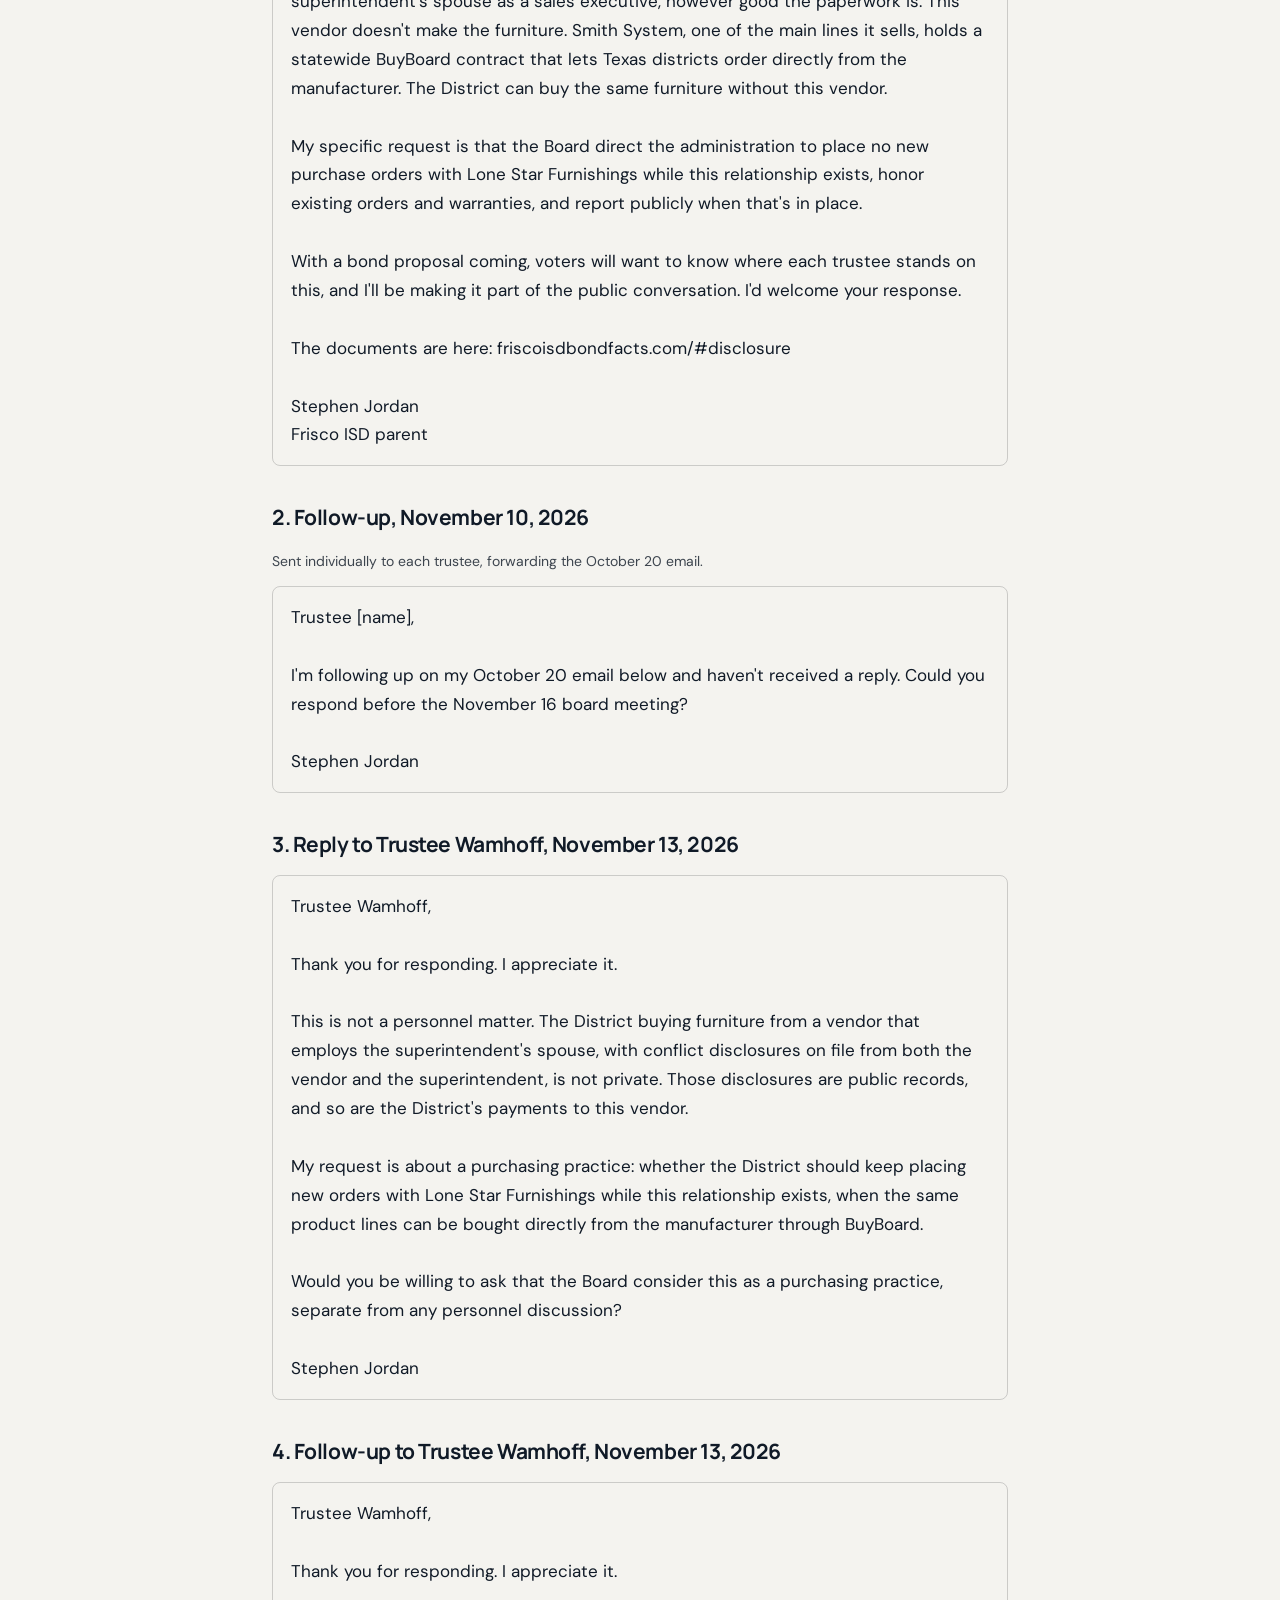
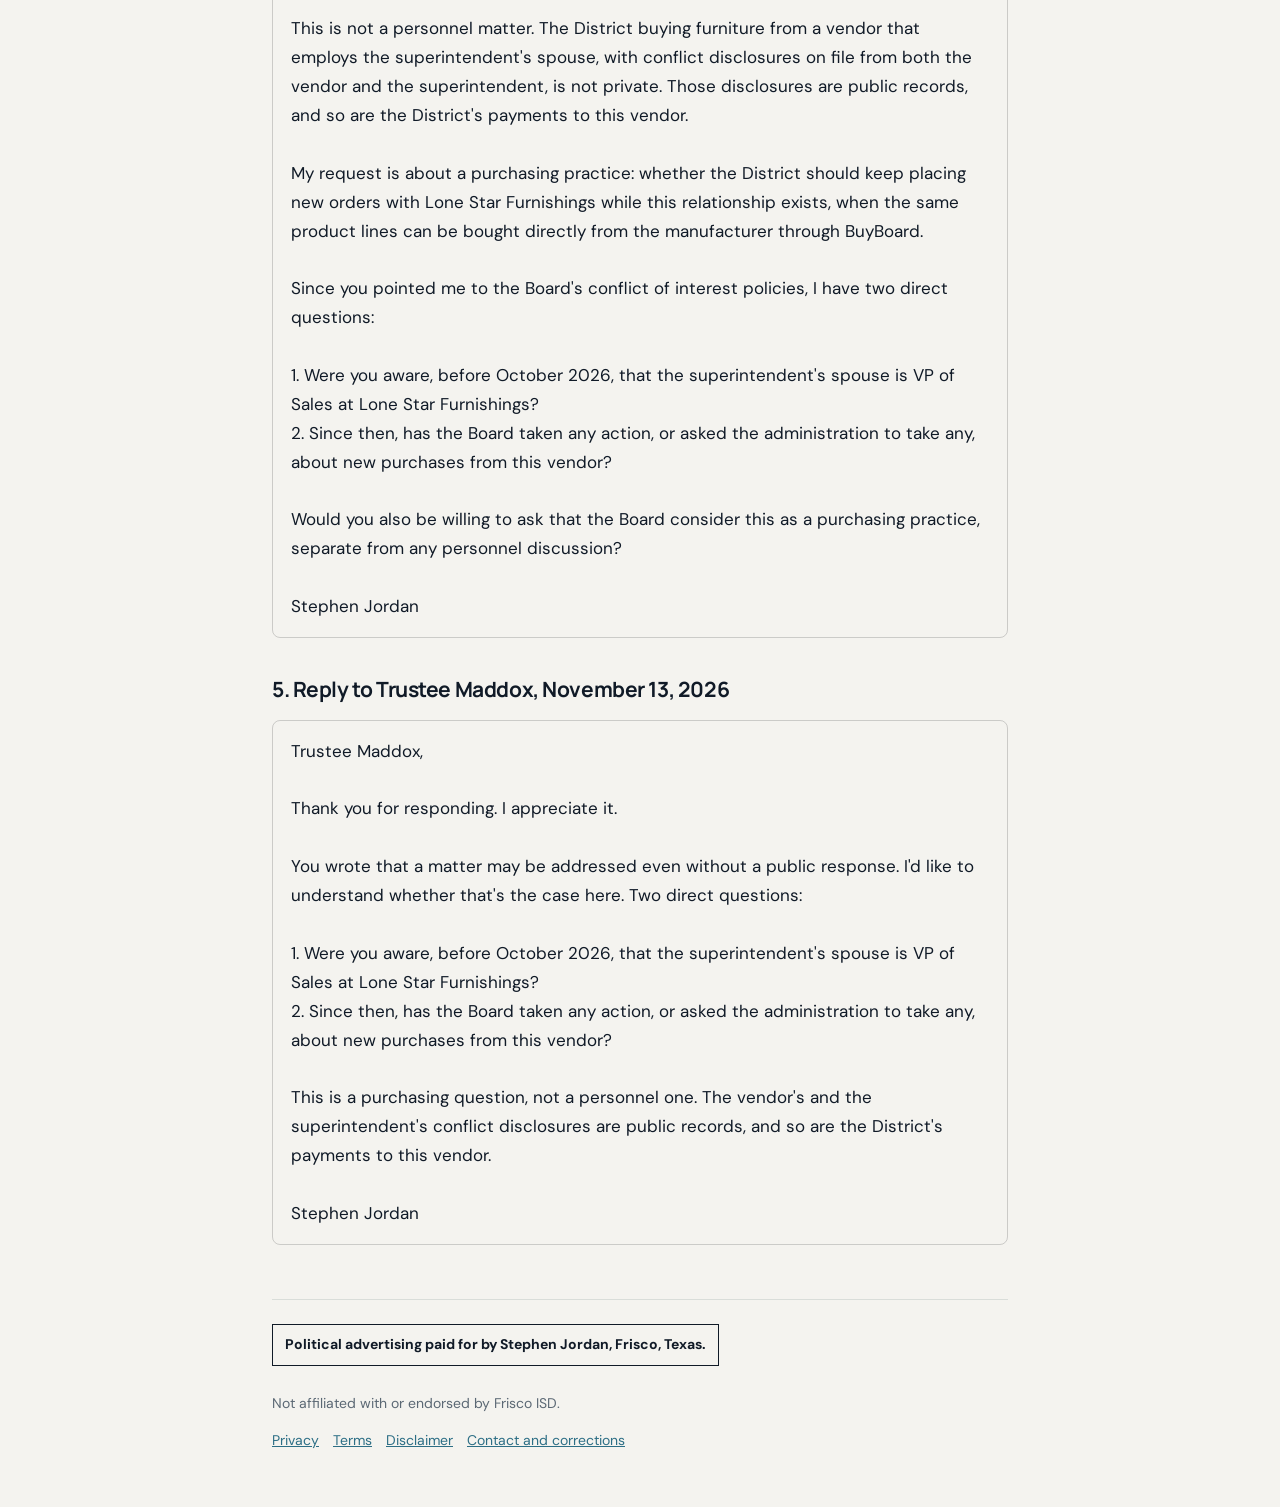
<file: trustees.html>
<!DOCTYPE html>
<html lang="en">
<head>
<!-- Google tag (gtag.js) -->
<script async src="https://www.googletagmanager.com/gtag/js?id=G-J5FRJHZBKQ"></script>
<script>
  window.dataLayer = window.dataLayer || [];
  function gtag(){dataLayer.push(arguments);}
  gtag('js', new Date());
  gtag('config', 'G-J5FRJHZBKQ', { allow_google_signals: false, allow_ad_personalization_signals: false });
</script>
<meta charset="utf-8">
<meta name="viewport" content="width=device-width, initial-scale=1, viewport-fit=cover">
<title>Our emails to trustees | Frisco ISD Bond Facts</title>
<link rel="alternate" type="application/rss+xml" title="Frisco ISD Bond Facts" href="/feed.xml">
<meta name="description" content="The full text of our emails to Frisco ISD trustees asking the Board to end new purchases from Lone Star Furnishings, and a log of replies received.">
<link rel="canonical" href="https://friscoisdbondfacts.com/trustees">
<meta property="og:type" content="website">
<meta property="og:site_name" content="Frisco ISD Bond Facts">
<meta property="og:title" content="Our emails to Frisco ISD trustees">
<meta property="og:description" content="The full text of our emails to Frisco ISD trustees asking the Board to end new purchases from Lone Star Furnishings, and a log of replies received.">
<meta property="og:url" content="https://friscoisdbondfacts.com/trustees">
<meta property="og:image" content="https://friscoisdbondfacts.com/og-image.png">
<meta name="twitter:card" content="summary_large_image">
<meta name="robots" content="index,follow">
<link rel="preconnect" href="https://fonts.googleapis.com">
<link rel="preconnect" href="https://fonts.gstatic.com" crossorigin>
<link href="https://fonts.googleapis.com/css2?family=DM+Sans:opsz,wght@9..40,400;9..40,500;9..40,700&family=Manrope:wght@600;700;800&display=swap" rel="stylesheet">
<link rel="stylesheet" href="/legal.css">
<style>
  .email{border:1px solid rgba(127,127,127,.35);border-radius:8px;padding:16px 18px;margin:12px 0 24px;white-space:pre-line}
  .meta{font-size:14px;opacity:.8;margin-bottom:6px}
  table{border-collapse:collapse;width:100%;margin:12px 0 24px}
  th,td{text-align:left;padding:8px 10px;border-bottom:1px solid rgba(127,127,127,.3);vertical-align:top}
</style>
</head>
<body>
<!--email_off-->
<div class="wrap">
<header><a class="brand" href="/">Frisco ISD Bond Facts</a><nav><a href="/">Home</a><a href="/votes">Votes</a><a href="/documents">Documents</a></nav></header>
<main>
<h1>Our emails to trustees</h1>
<p class="updated">Updated November 13, 2026</p>
<div class="note">Below is the full text of every email we have sent Frisco ISD trustees about Lone Star Furnishings, published so voters can see exactly what was asked. Personal contact details are removed. Replies are summarized in the log; the background is in the <a href="/#disclosure">Disclosure section</a>.</div>

<h2>Replies received</h2>
<table>
  <thead><tr><th>Trustee</th><th>Reply</th></tr></thead>
  <tbody>
    <tr><td>Suresh Manduva</td><td>November 11: said the October email had been missed among other messages and that he would research the findings.</td></tr>
    <tr><td>Misty Wamhoff</td><td>November 13: referred us to the Board Policy Manual on purchasing, transparency and conflicts of interest, said the Board takes these issues seriously and works with Administration on compliance, and noted that Board personnel discussions are confidential by law.</td></tr>
    <tr><td>Keith Maddox</td><td>November 13: referred us to the Board Policy Manual on purchasing, transparency and conflicts of interest, said the Board takes parent concerns seriously and will address topics that need Board consideration, and noted that some subjects cannot be discussed publicly and that a lack of response does not necessarily mean a matter has not been or will not be addressed.</td></tr>
    <tr><td>Trustees Davis, Elad, Salas and Sample</td><td>No reply as of November 13.</td></tr>
  </tbody>
</table>

<h2>1. The request, October 20, 2026</h2>
<p class="meta">Sent individually to all seven trustees, each addressed by name. Subject: "Request: end new purchases from Lone Star Furnishings."</p>
<div class="email">Trustee [name],

I'm writing as a Frisco ISD parent and taxpayer to ask the Board to direct the administration to stop placing new orders with Lone Star Furnishings, LLC.

Both required conflict disclosures are now public: the vendor's Form CIQ, filed October 15, and Superintendent Fouche's Form CIS, signed April 30 and posted October 20. They confirm that the superintendent's spouse is the vendor's VP of Sales and receives income from it. The District has paid this vendor $50.4 million since fiscal year 2014, most of it from bond funds, including $2.5 million in fiscal year 2026.

I take the District at its word that Mrs. Fouche is walled off from Frisco ISD business and that Dr. Fouche stays out of these purchases. But disclosure is the floor, not the fix. The District should not keep sending money to a company that employs the superintendent's spouse as a sales executive, however good the paperwork is. This vendor doesn't make the furniture. Smith System, one of the main lines it sells, holds a statewide BuyBoard contract that lets Texas districts order directly from the manufacturer. The District can buy the same furniture without this vendor.

My specific request is that the Board direct the administration to place no new purchase orders with Lone Star Furnishings while this relationship exists, honor existing orders and warranties, and report publicly when that's in place.

With a bond proposal coming, voters will want to know where each trustee stands on this, and I'll be making it part of the public conversation. I'd welcome your response.

The documents are here: friscoisdbondfacts.com/#disclosure

Stephen Jordan
Frisco ISD parent</div>

<h2>2. Follow-up, November 10, 2026</h2>
<p class="meta">Sent individually to each trustee, forwarding the October 20 email.</p>
<div class="email">Trustee [name],

I'm following up on my October 20 email below and haven't received a reply. Could you respond before the November 16 board meeting?

Stephen Jordan</div>

<h2>3. Reply to Trustee Wamhoff, November 13, 2026</h2>
<div class="email">Trustee Wamhoff,

Thank you for responding. I appreciate it.

This is not a personnel matter. The District buying furniture from a vendor that employs the superintendent's spouse, with conflict disclosures on file from both the vendor and the superintendent, is not private. Those disclosures are public records, and so are the District's payments to this vendor.

My request is about a purchasing practice: whether the District should keep placing new orders with Lone Star Furnishings while this relationship exists, when the same product lines can be bought directly from the manufacturer through BuyBoard.

Would you be willing to ask that the Board consider this as a purchasing practice, separate from any personnel discussion?

Stephen Jordan</div>

<h2>4. Follow-up to Trustee Wamhoff, November 13, 2026</h2>
<div class="email">Trustee Wamhoff,

Thank you for responding. I appreciate it.

This is not a personnel matter. The District buying furniture from a vendor that employs the superintendent's spouse, with conflict disclosures on file from both the vendor and the superintendent, is not private. Those disclosures are public records, and so are the District's payments to this vendor.

My request is about a purchasing practice: whether the District should keep placing new orders with Lone Star Furnishings while this relationship exists, when the same product lines can be bought directly from the manufacturer through BuyBoard.

Since you pointed me to the Board's conflict of interest policies, I have two direct questions:

1. Were you aware, before October 2026, that the superintendent's spouse is VP of Sales at Lone Star Furnishings?
2. Since then, has the Board taken any action, or asked the administration to take any, about new purchases from this vendor?

Would you also be willing to ask that the Board consider this as a purchasing practice, separate from any personnel discussion?

Stephen Jordan</div>

<h2>5. Reply to Trustee Maddox, November 13, 2026</h2>
<div class="email">Trustee Maddox,

Thank you for responding. I appreciate it.

You wrote that a matter may be addressed even without a public response. I'd like to understand whether that's the case here. Two direct questions:

1. Were you aware, before October 2026, that the superintendent's spouse is VP of Sales at Lone Star Furnishings?
2. Since then, has the Board taken any action, or asked the administration to take any, about new purchases from this vendor?

This is a purchasing question, not a personnel one. The vendor's and the superintendent's conflict disclosures are public records, and so are the District's payments to this vendor.

Stephen Jordan</div>
</main>
<footer>
  <div class="disclose">Political advertising paid for by Stephen Jordan, Frisco, Texas.</div>
  <p>Not affiliated with or endorsed by Frisco ISD.</p>
  <p class="legal"><a href="/privacy">Privacy</a><a href="/terms">Terms</a><a href="/disclaimer">Disclaimer</a><a href="mailto:info@friscoisdbondfacts.com">Contact and corrections</a></p>
</footer>
</div>
<!--/email_off-->
</body>
</html>
</file>
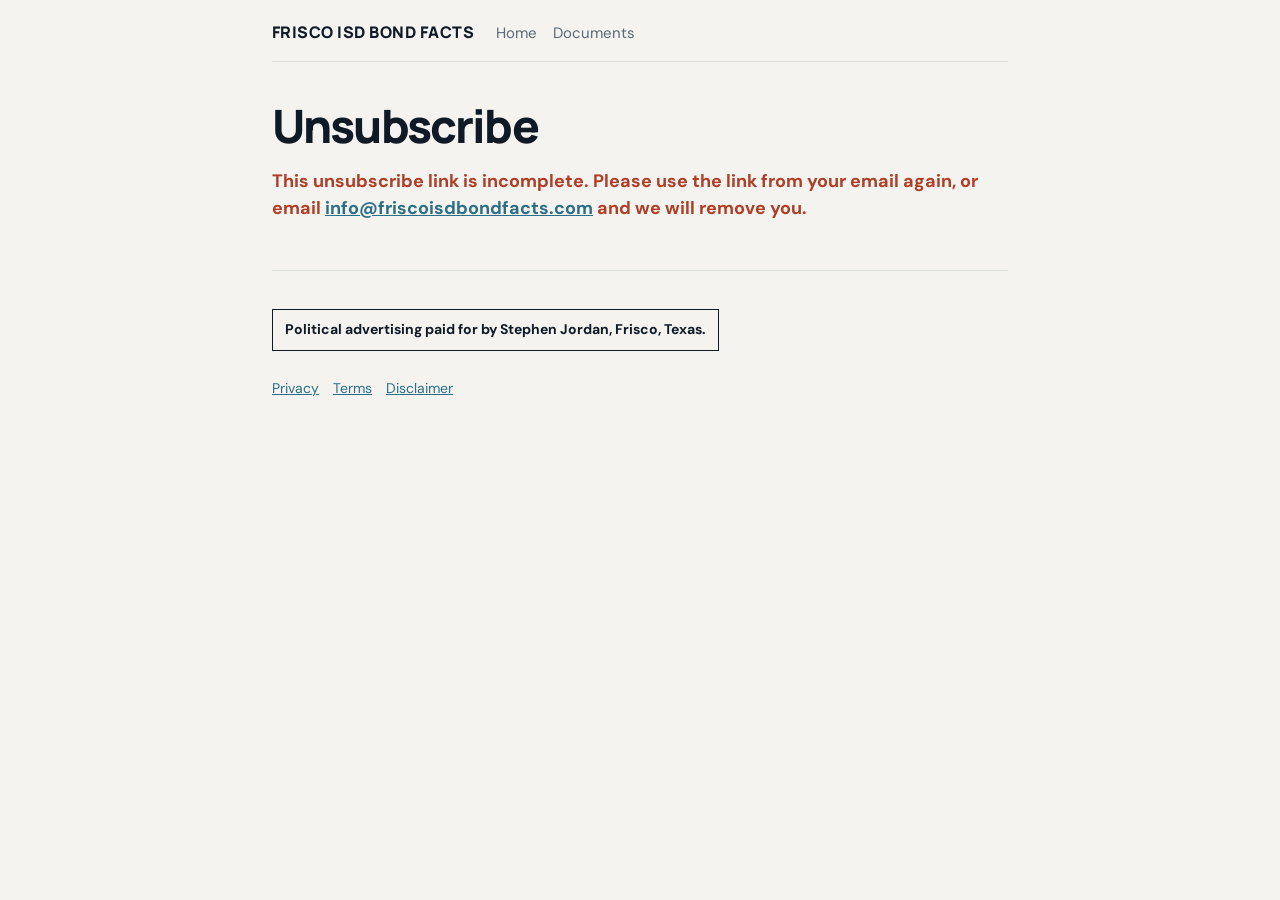
<file: unsubscribe.html>
<!DOCTYPE html>
<html lang="en">
<head>
<meta charset="utf-8">
<meta name="viewport" content="width=device-width, initial-scale=1, viewport-fit=cover">
<title>Unsubscribe | Frisco ISD Bond Facts</title>
<meta name="robots" content="noindex,nofollow">
<meta name="referrer" content="no-referrer">
<link rel="icon" href="/favicon.svg" type="image/svg+xml">
<link rel="preconnect" href="https://fonts.googleapis.com">
<link rel="preconnect" href="https://fonts.gstatic.com" crossorigin>
<link href="https://fonts.googleapis.com/css2?family=DM+Sans:opsz,wght@9..40,400;9..40,500;9..40,700&family=Manrope:wght@600;700;800&display=swap" rel="stylesheet">
<link rel="stylesheet" href="/legal.css">
<style>
.cbtn{font:700 17px "Manrope","DM Sans",system-ui,sans-serif;background:#101A27;color:#F2F1EC;border:0;border-radius:99px;padding:14px 28px;cursor:pointer;margin:8px 0 18px}
.cbtn:disabled{opacity:.6;cursor:default}
.cmsg{font-size:18px;line-height:1.5;min-height:1.5em}
.cmsg.ok{color:#2C6E85;font-weight:700}
.cmsg.err{color:#AE3E26;font-weight:700}
</style>
</head>
<body>
<!--email_off-->
<div class="wrap">
<header><a class="brand" href="/">Frisco ISD Bond Facts</a><nav><a href="/">Home</a><a href="/documents">Documents</a></nav></header>
<main>
<h1>Unsubscribe</h1>
<p id="intro">Tap the button to stop getting Frisco ISD Bond Facts updates. You will not get any more emails from this list.</p>
<button id="go" class="cbtn" type="button">Unsubscribe me</button>
<p id="msg" class="cmsg" role="status" aria-live="polite"></p>
<p id="next" hidden>Changed your mind? You can <a href="/#join">sign up again</a> anytime.</p>
</main>
<footer>
  <p class="disclose">Political advertising paid for by Stephen Jordan, Frisco, Texas.</p>
  <p class="legal"><a href="/privacy">Privacy</a><a href="/terms">Terms</a><a href="/disclaimer">Disclaimer</a></p>
</footer>
</div>
<script>
(function(){
  var token=(location.hash||'').slice(1).toLowerCase(), go=document.getElementById('go'), msg=document.getElementById('msg'),
      intro=document.getElementById('intro'), next=document.getElementById('next');
  if(token && history.replaceState) history.replaceState(null,'',location.pathname);
  function done(text,ok){msg.textContent=text;msg.className='cmsg '+(ok?'ok':'err');next.hidden=false}
  if(!/^[a-f0-9]{48}$/.test(token)){
    go.hidden=true; intro.textContent='';
    msg.className='cmsg err';
    msg.innerHTML='This unsubscribe link is incomplete. Please use the link from your email again, or email <a href="mailto:info@friscoisdbondfacts.com?subject=Unsubscribe">info@friscoisdbondfacts.com</a> and we will remove you.';
    return;
  }
  go.addEventListener('click',function(){
    go.disabled=true; msg.className='cmsg'; msg.textContent='Working...';
    fetch('/api/unsubscribe',{method:'POST',headers:{'content-type':'application/json'},body:JSON.stringify({token:token})})
      .then(function(r){return r.json()})
      .then(function(d){
        go.hidden=true; intro.textContent='';
        if(d.ok) done('You are unsubscribed. You will not get any more updates from this list.',true);
        else done(d.error||'Something went wrong. Please try again.',false);
      })
      .catch(function(){go.disabled=false;msg.className='cmsg err';msg.textContent='Could not reach the server. Please try again.'});
  });
})();
</script>
<!--/email_off-->
</body>
</html>
</file>
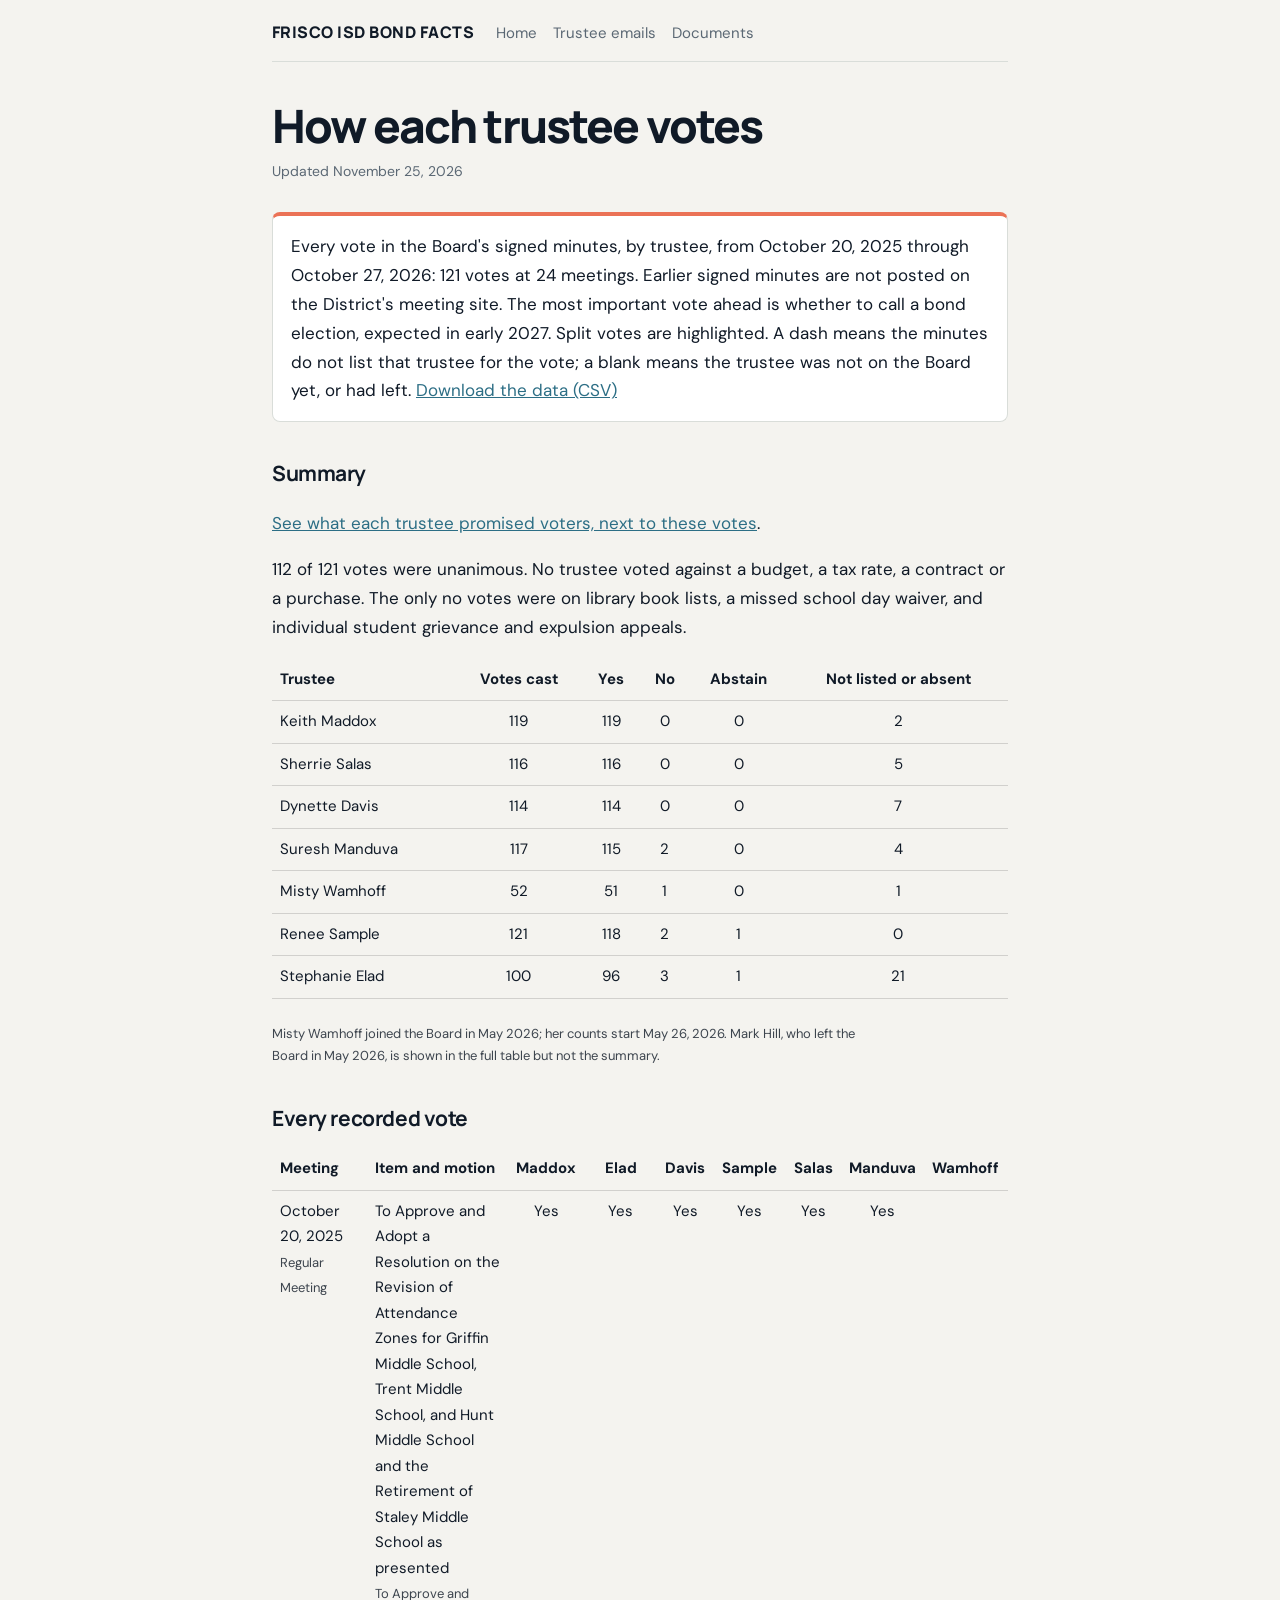
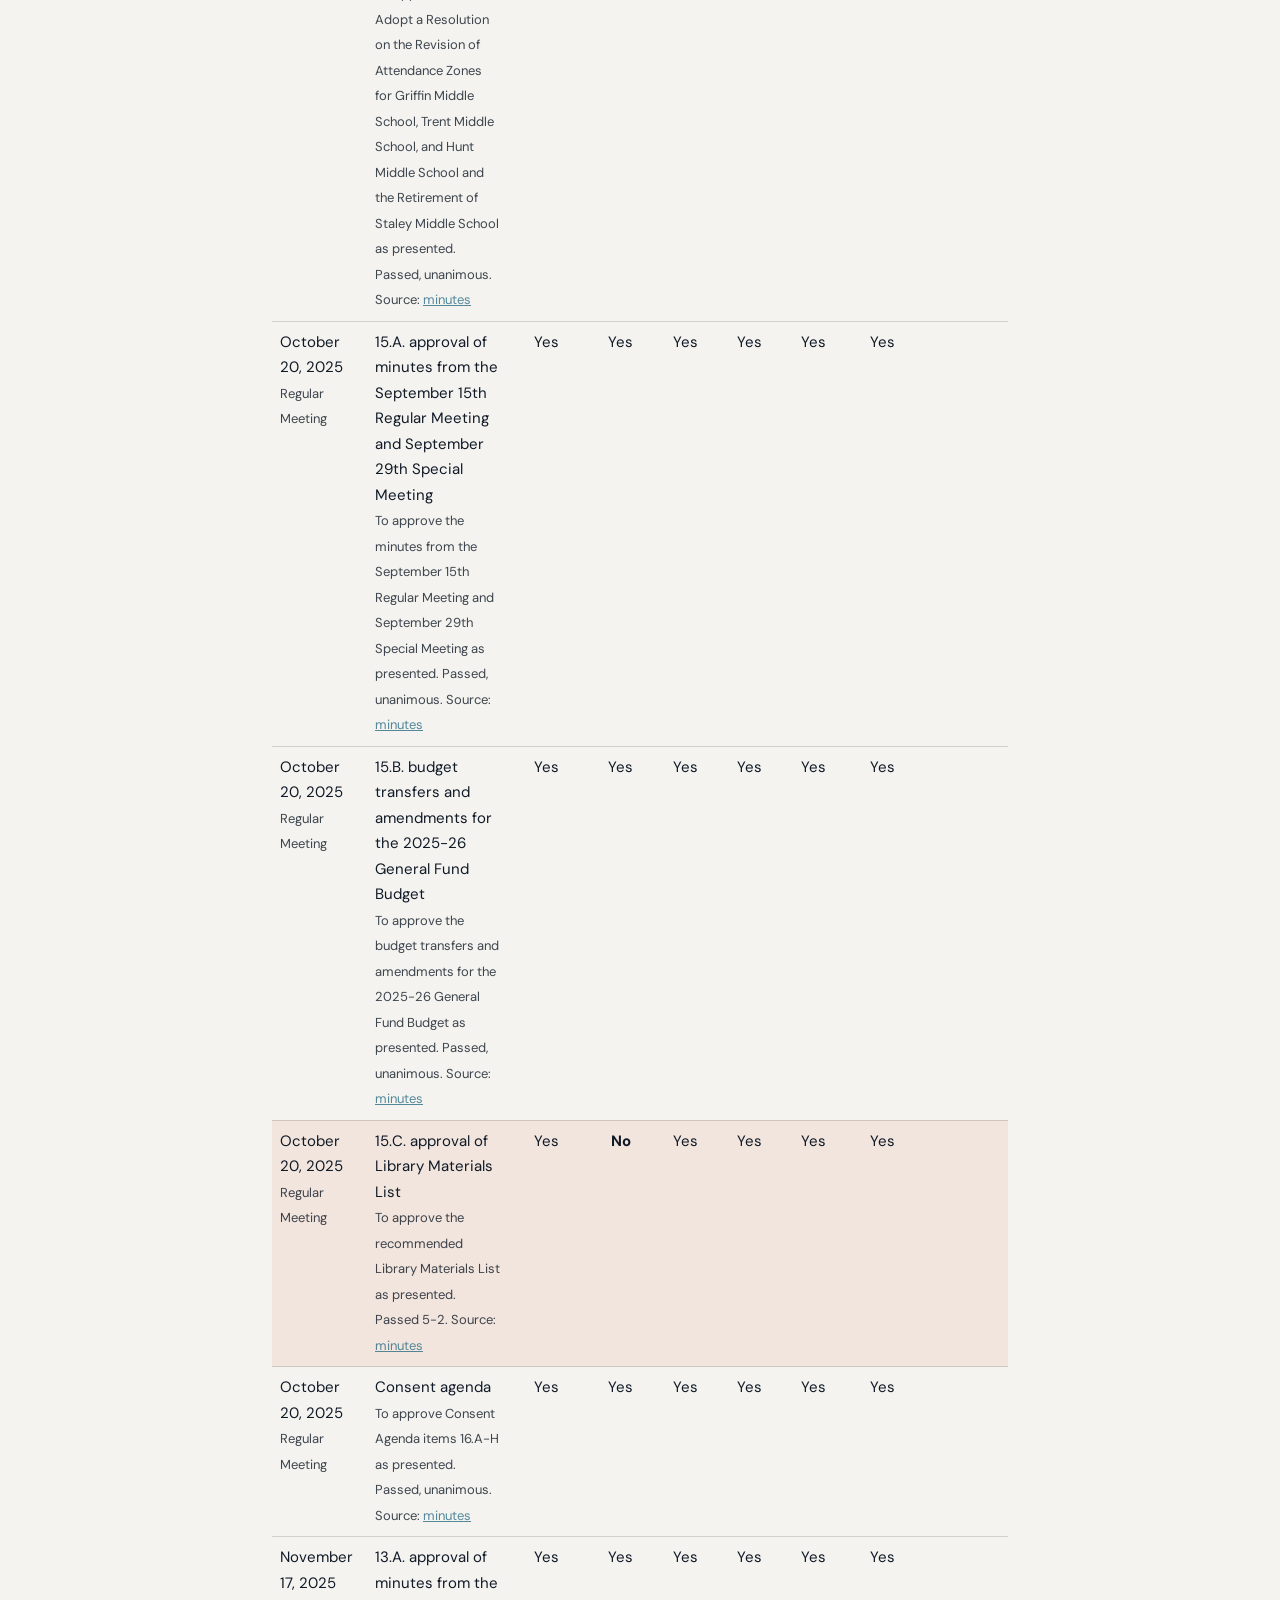
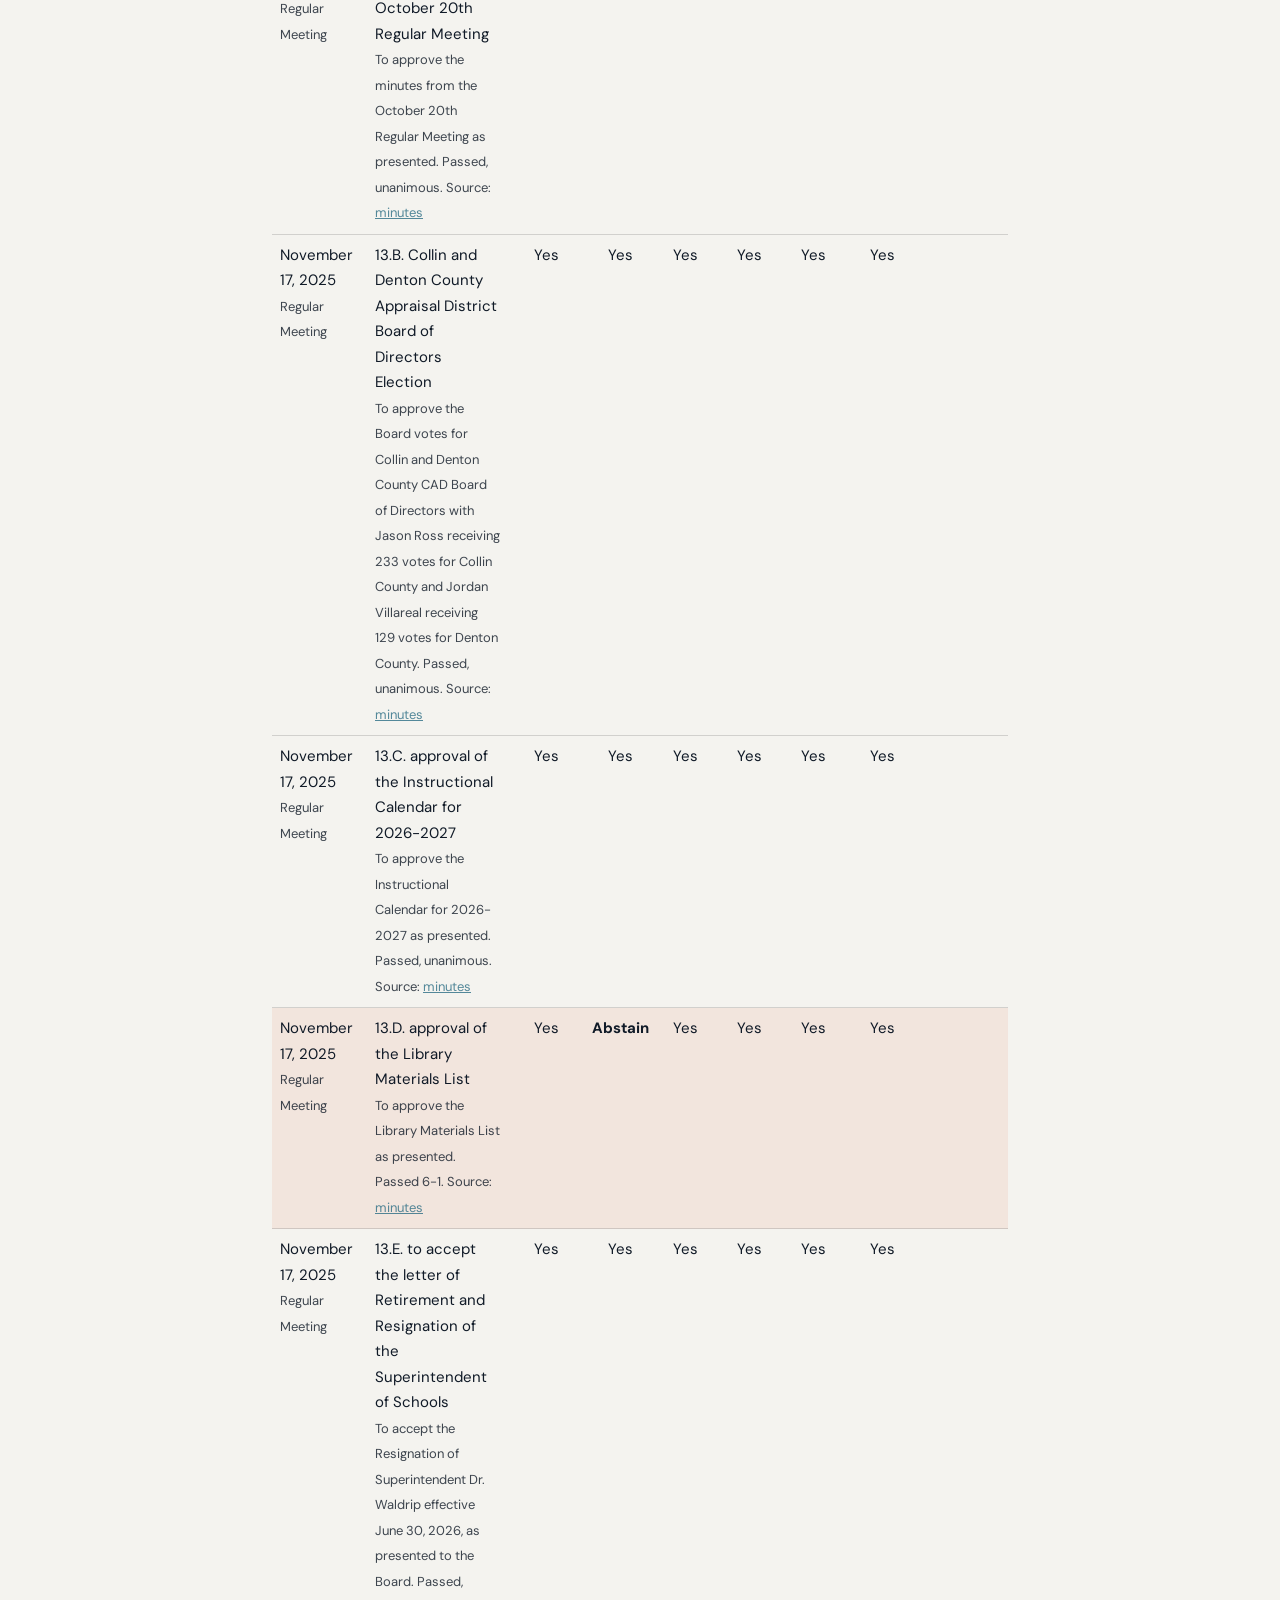
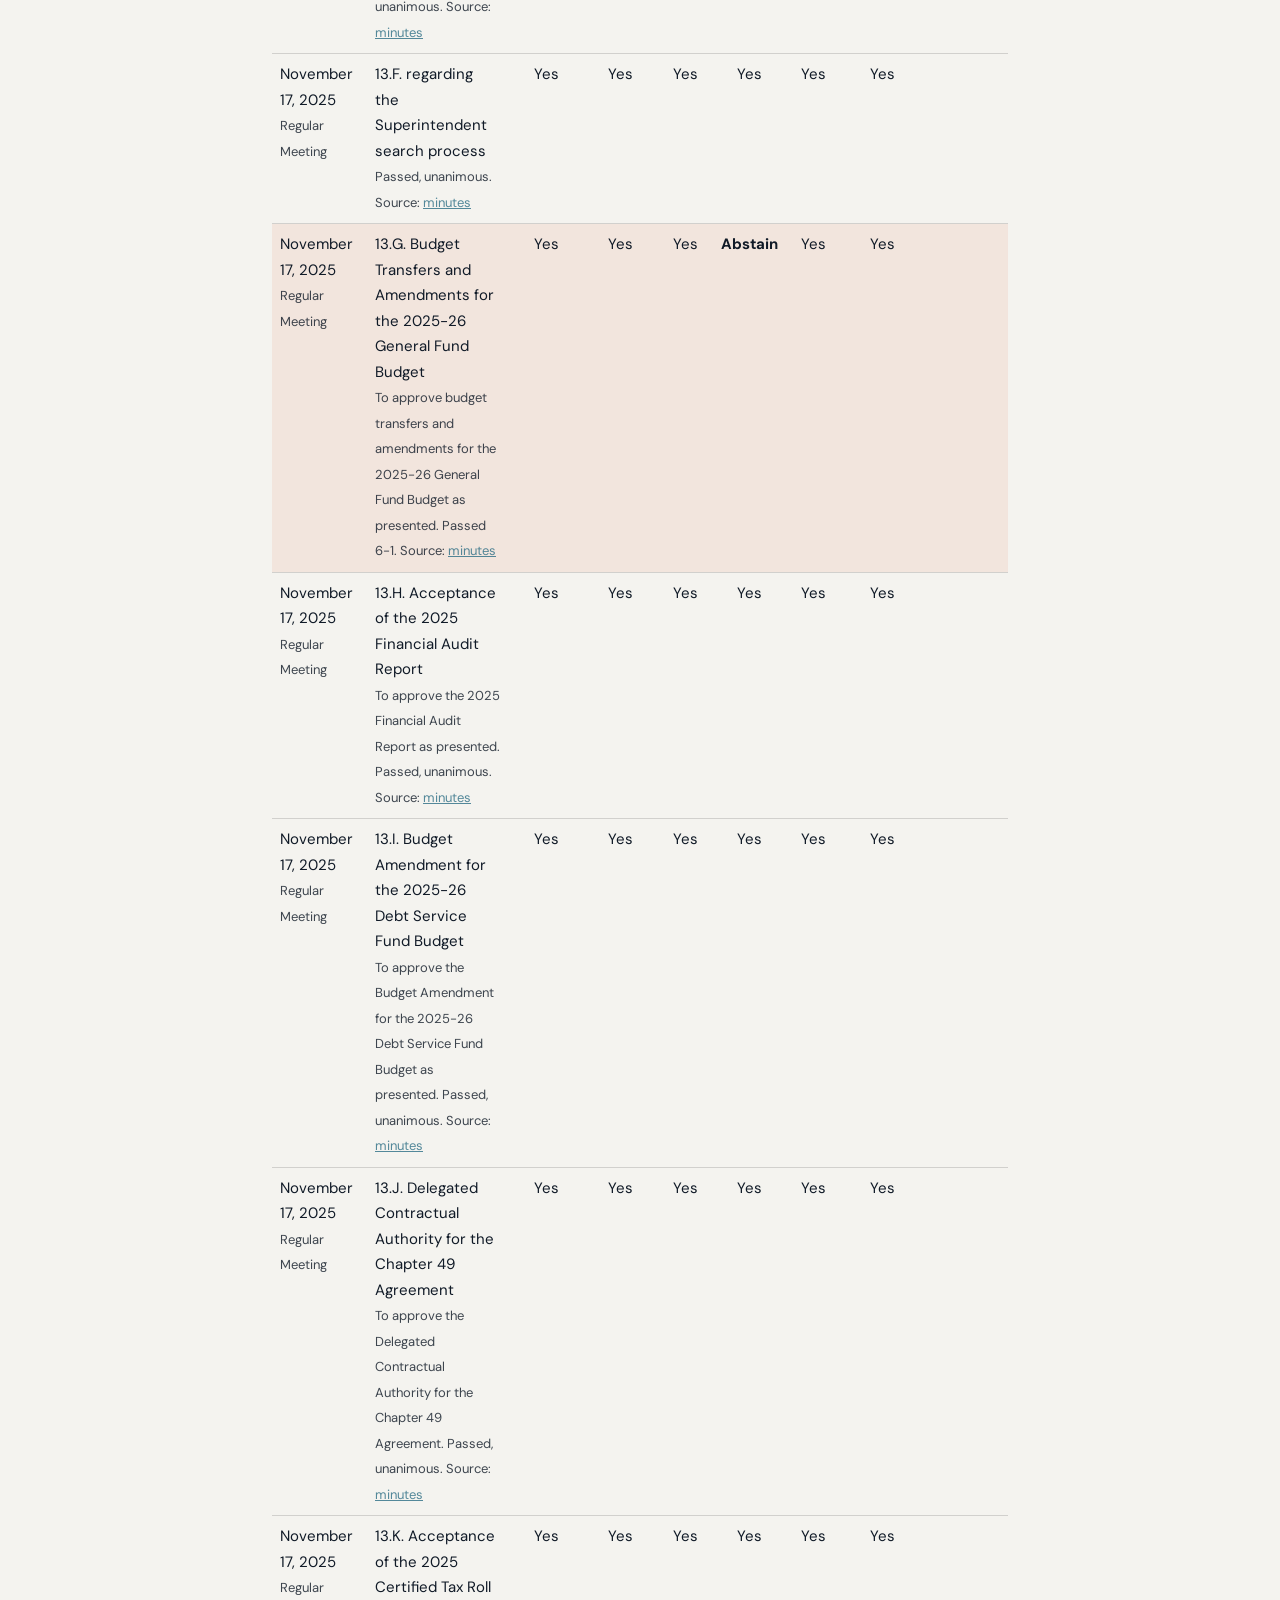
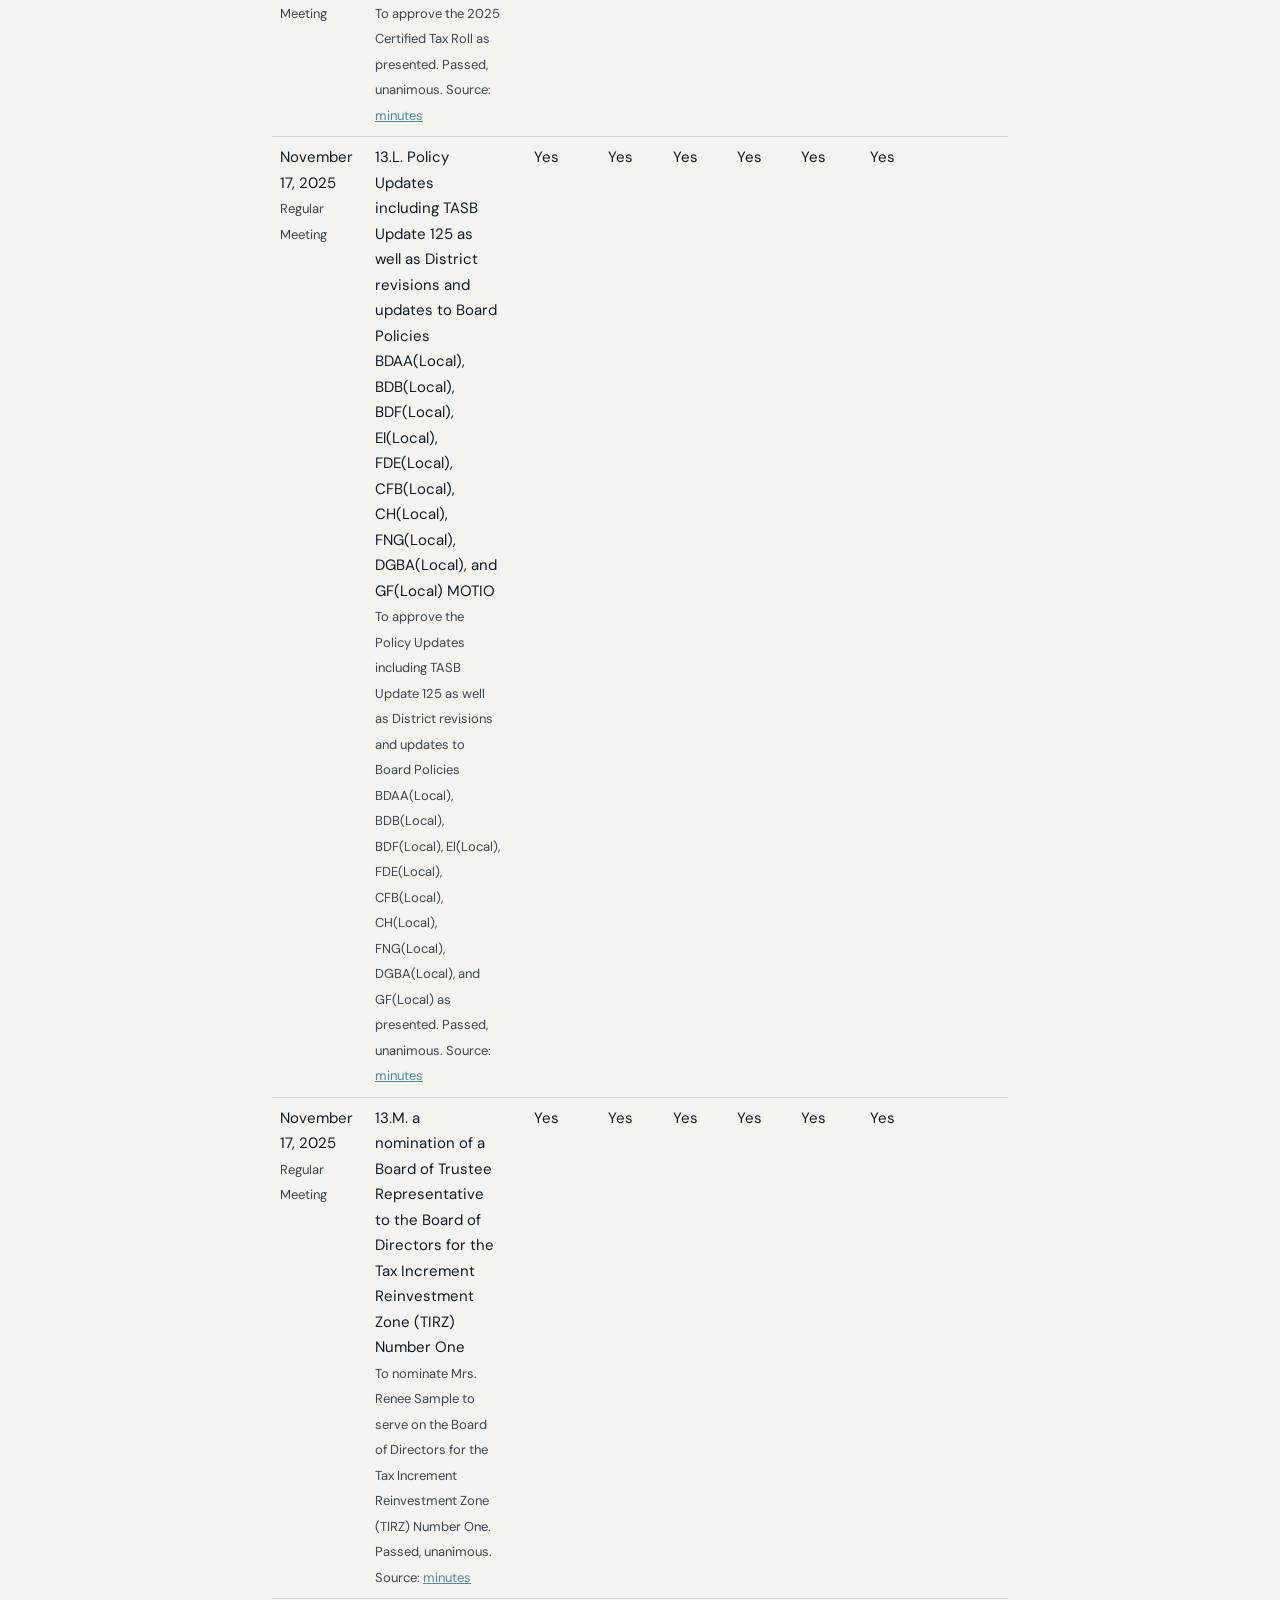
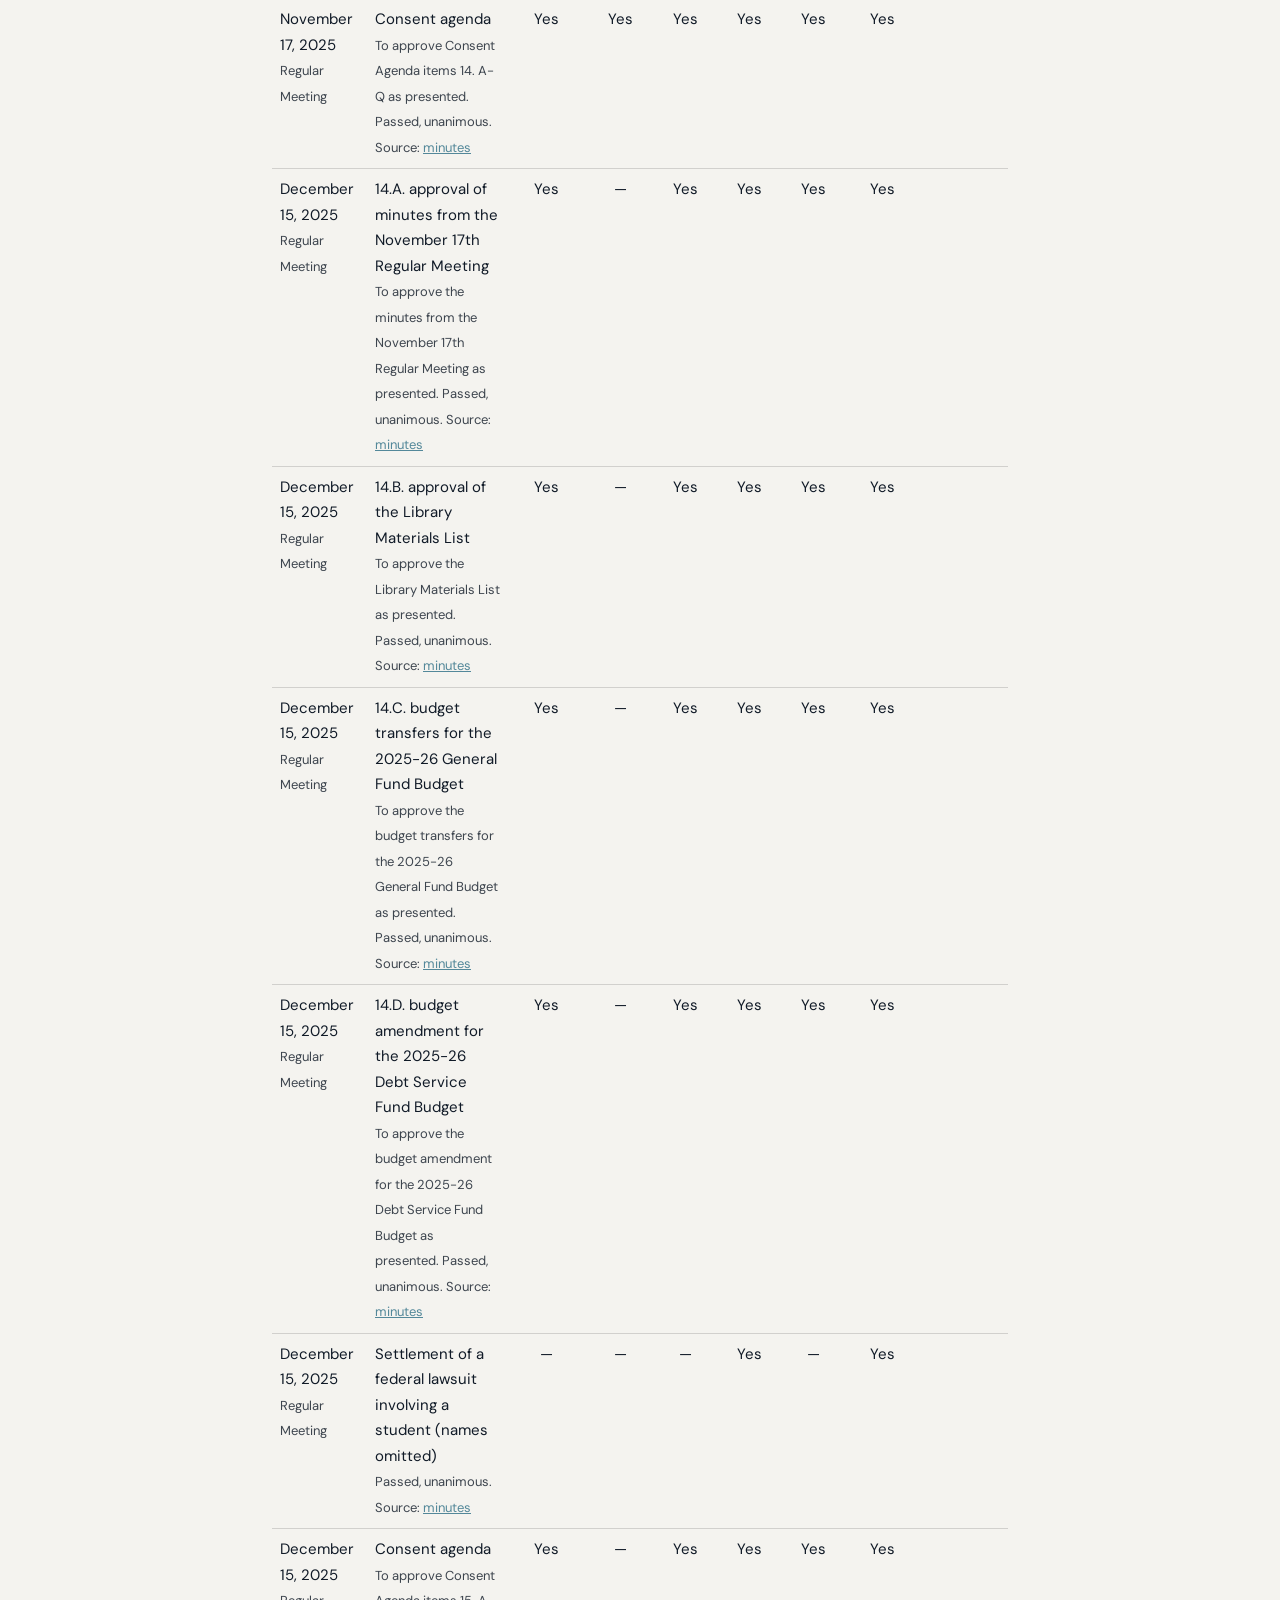
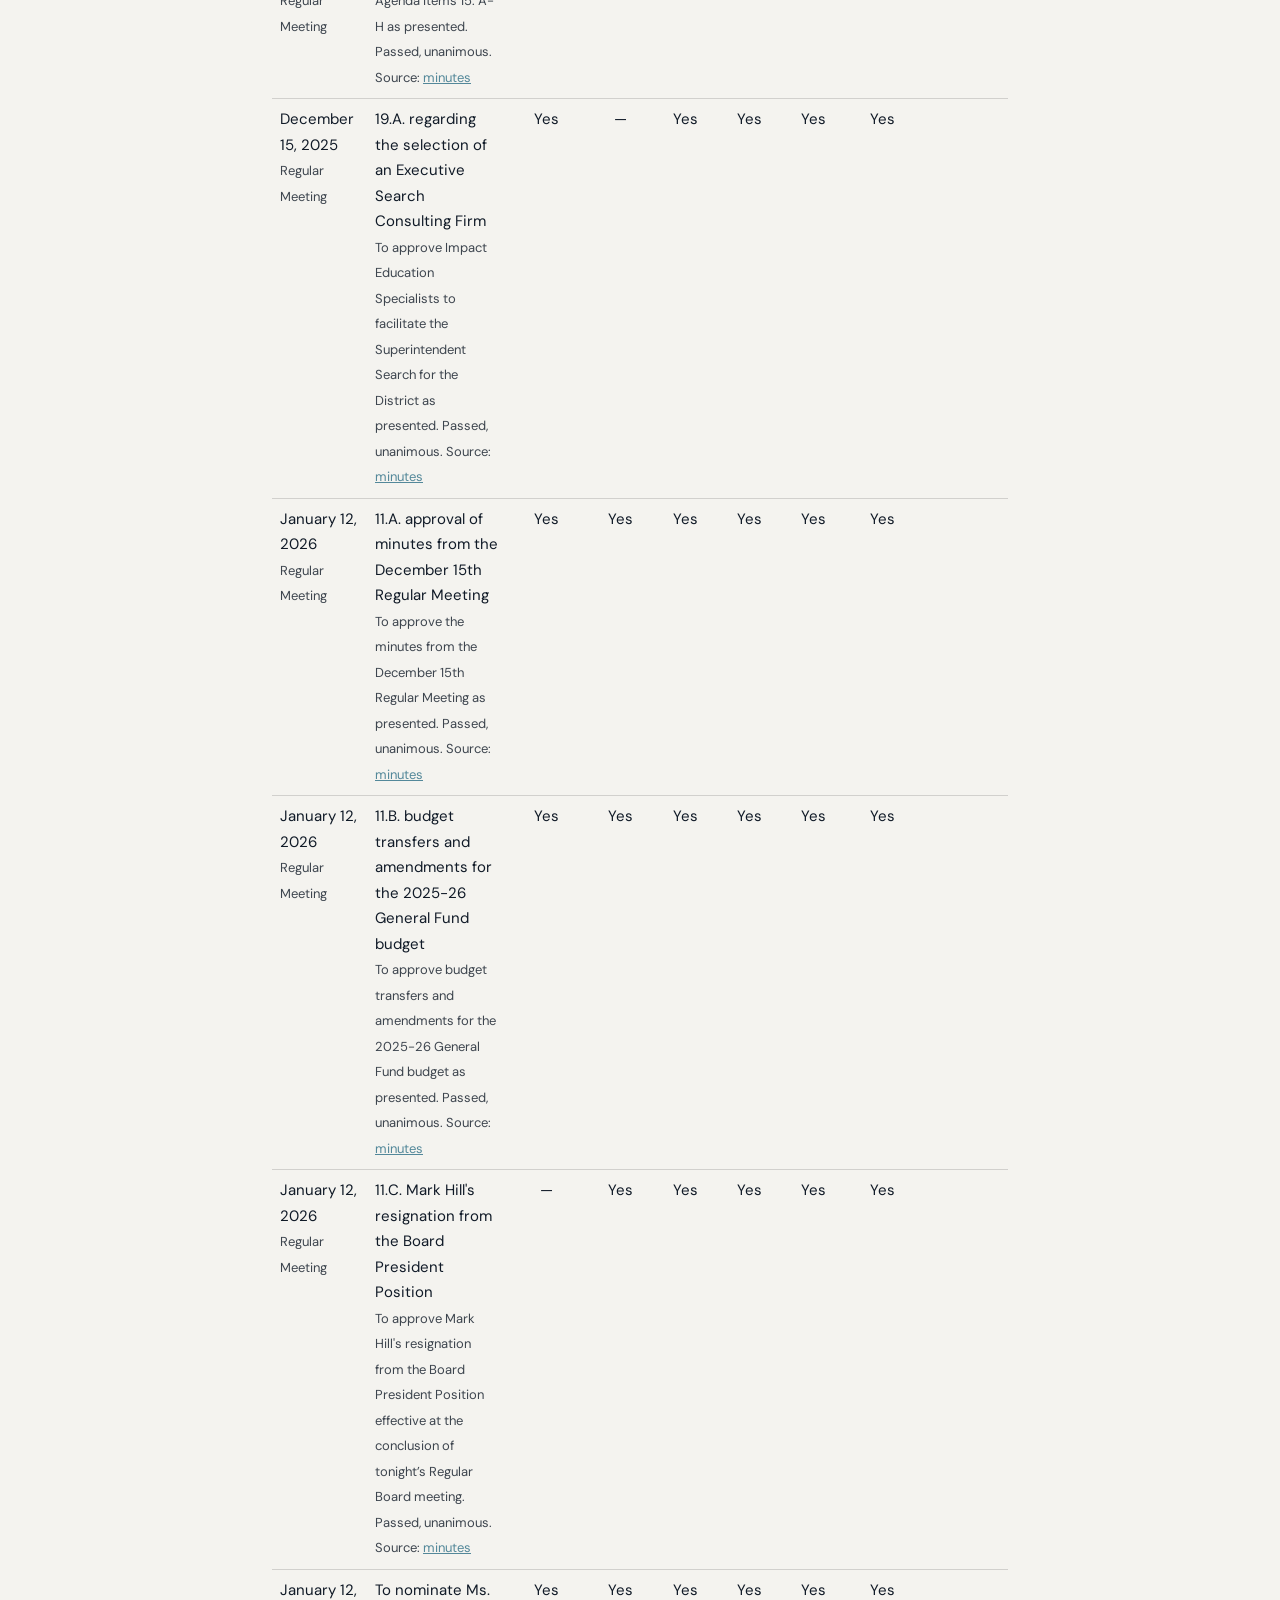
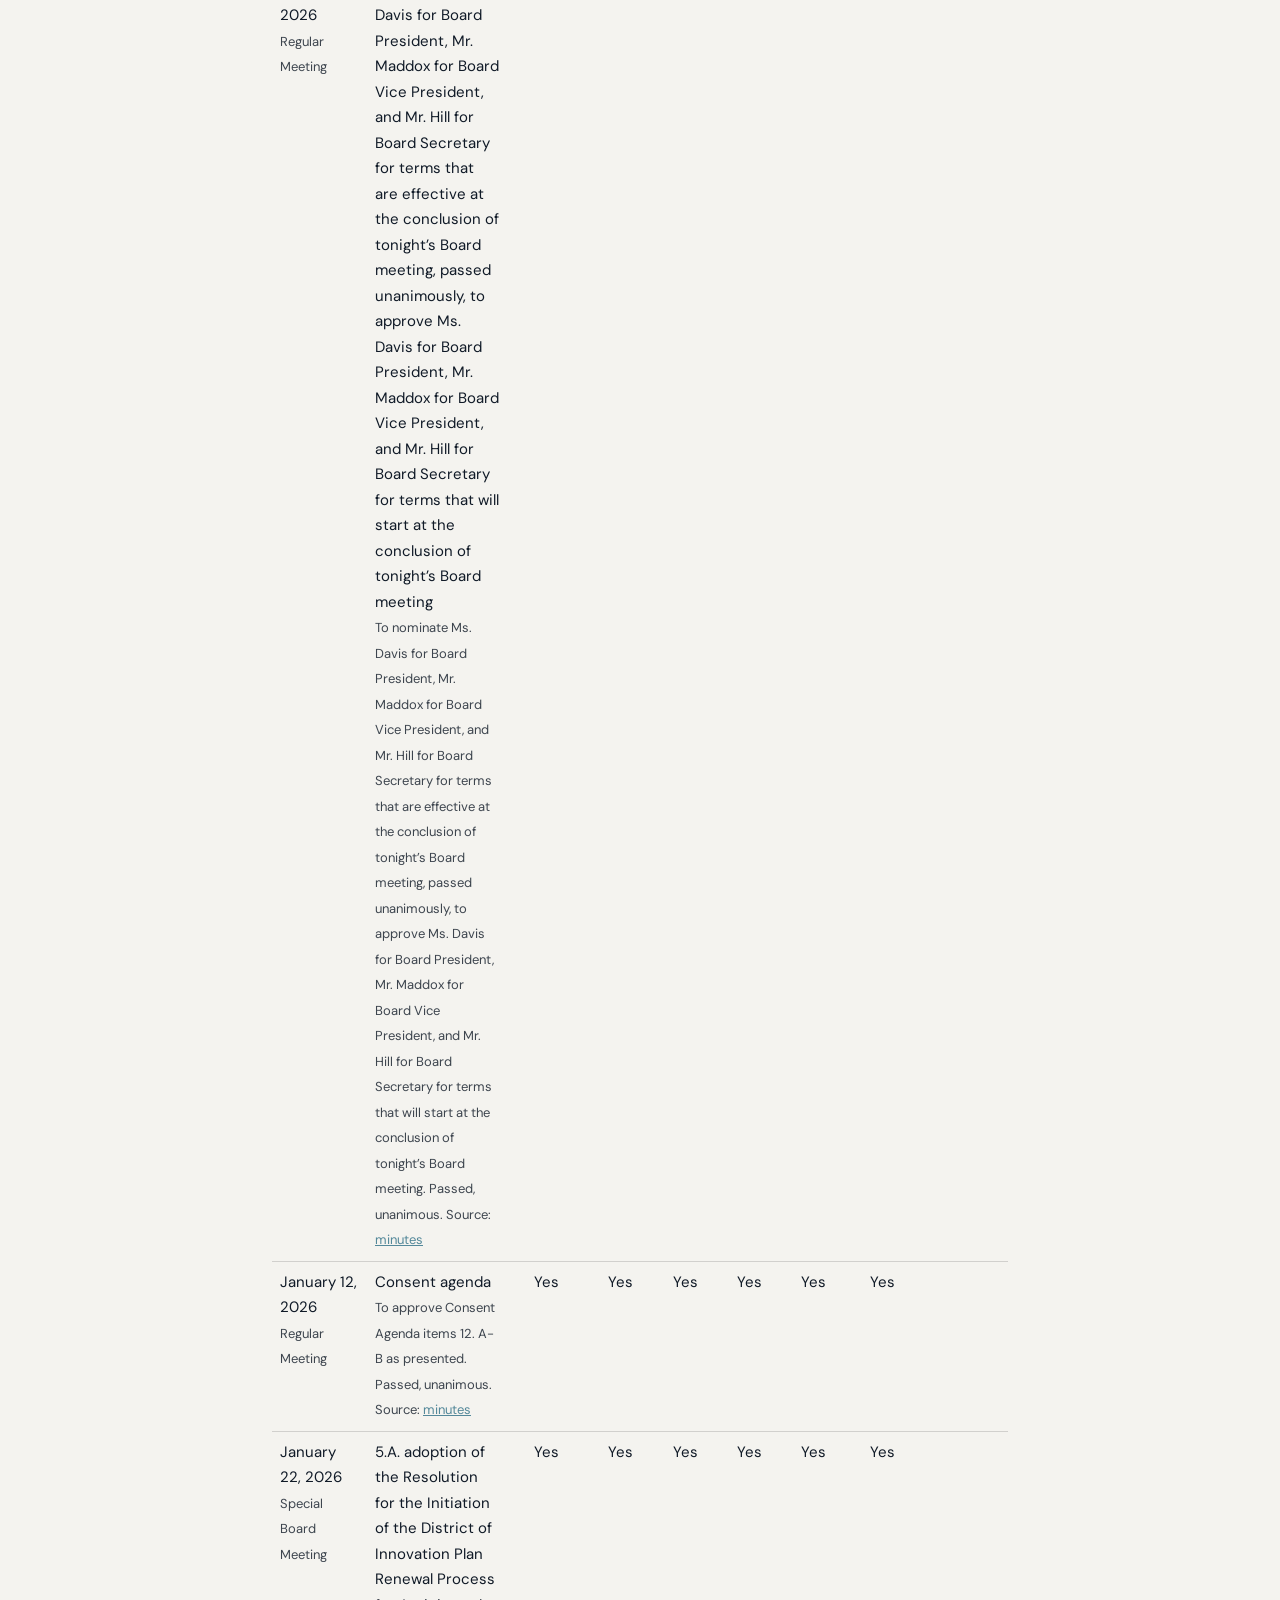
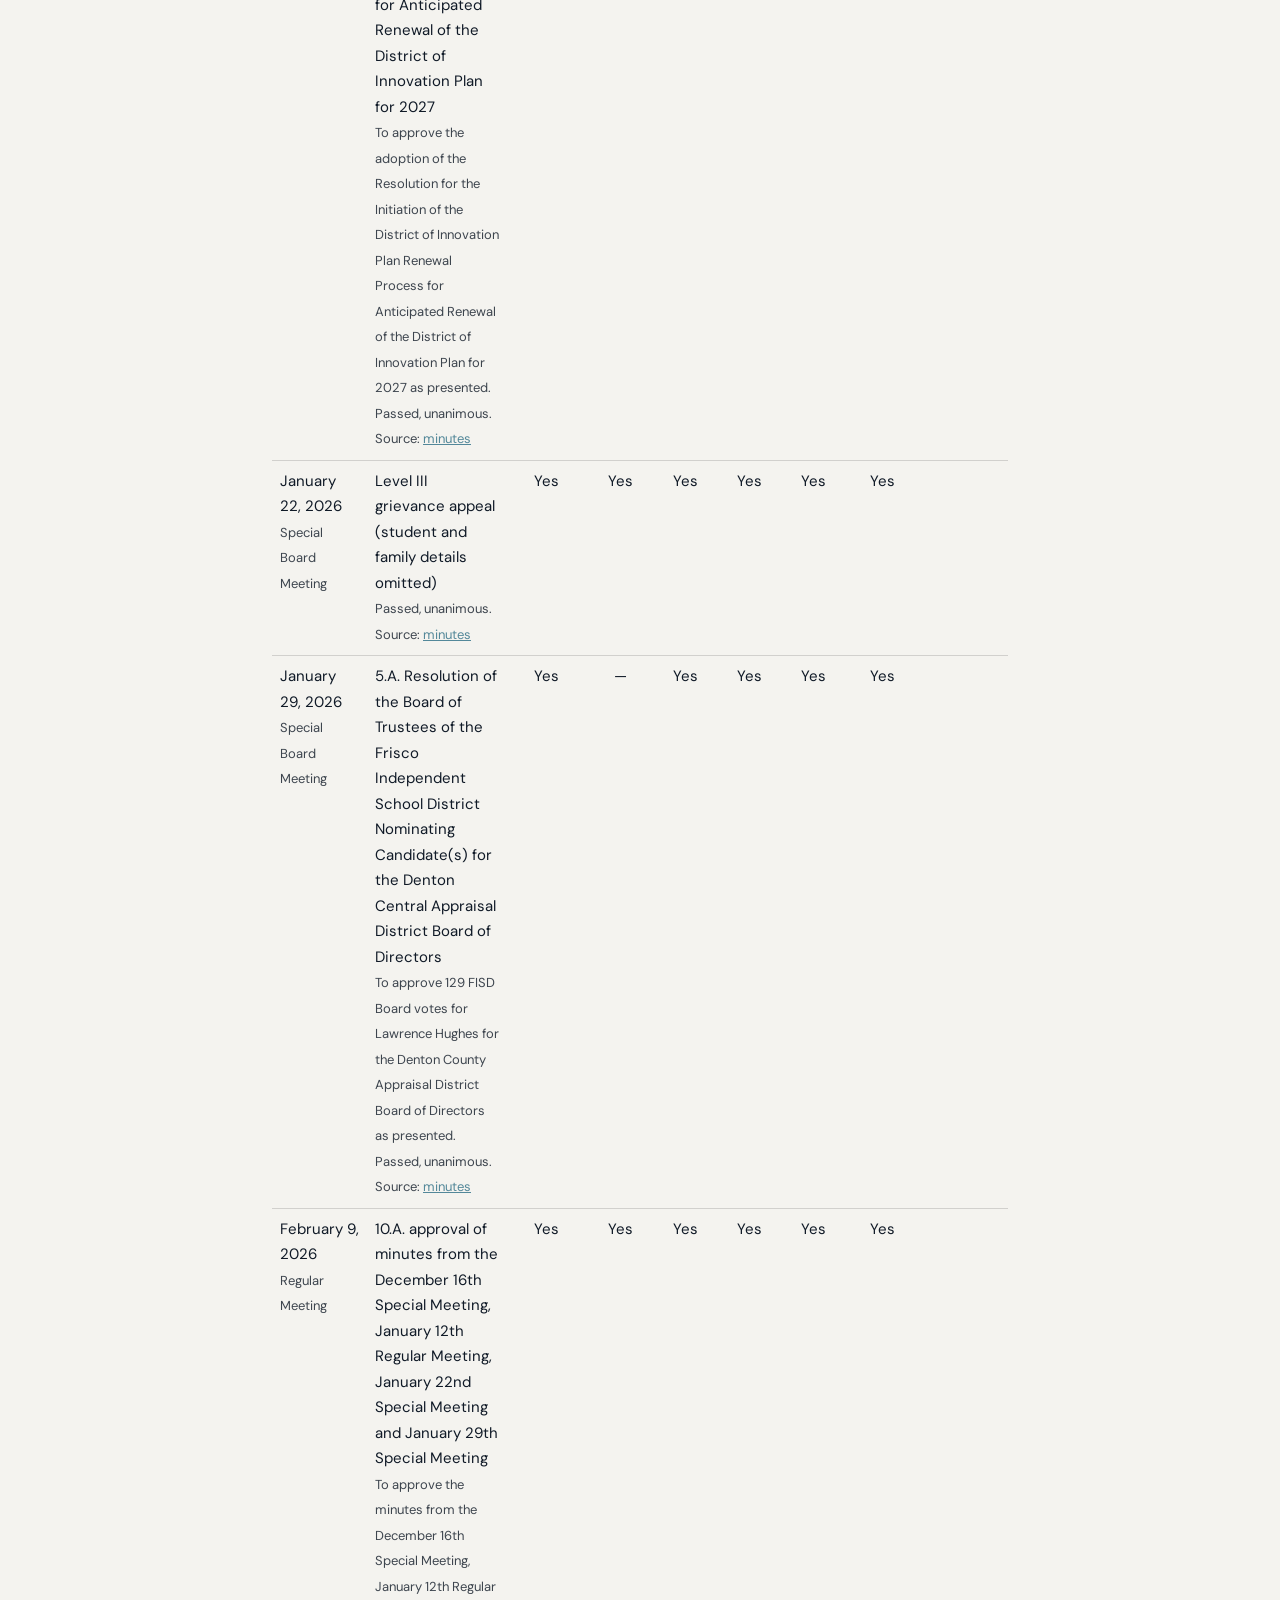
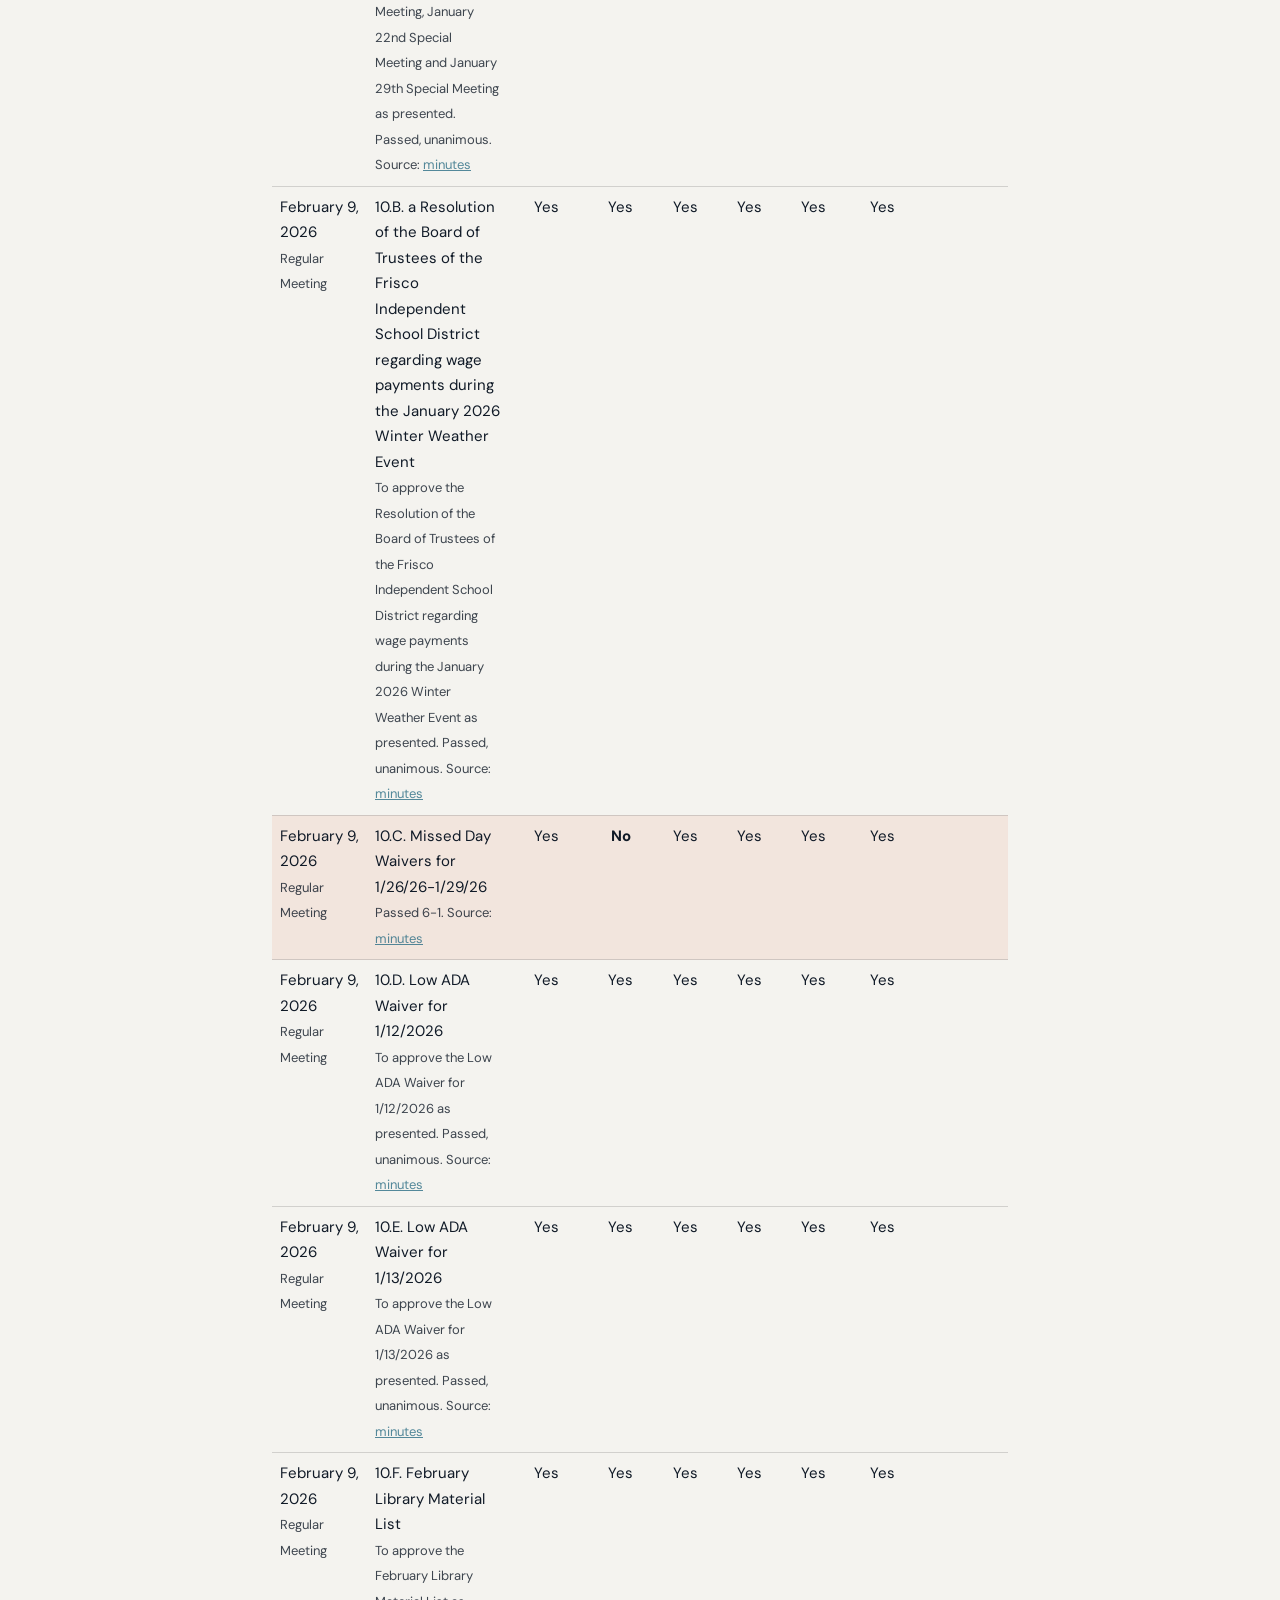
<file: votes.html>
<!DOCTYPE html>
<html lang="en">
<head>
<!-- Google tag (gtag.js) -->
<script async src="https://www.googletagmanager.com/gtag/js?id=G-J5FRJHZBKQ"></script>
<script>
  window.dataLayer = window.dataLayer || [];
  function gtag(){dataLayer.push(arguments);}
  gtag('js', new Date());
  gtag('config', 'G-J5FRJHZBKQ', { allow_google_signals: false, allow_ad_personalization_signals: false });
</script>
<meta charset="utf-8">
<meta name="viewport" content="width=device-width, initial-scale=1, viewport-fit=cover">
<title>Trustee votes | Frisco ISD Bond Facts</title>
<link rel="alternate" type="application/rss+xml" title="Frisco ISD Bond Facts" href="/feed.xml">
<meta name="description" content="Every recorded vote by each Frisco ISD trustee, taken from the Board's approved minutes, with split votes highlighted.">
<link rel="canonical" href="https://friscoisdbondfacts.com/votes">
<meta property="og:type" content="website">
<meta property="og:site_name" content="Frisco ISD Bond Facts">
<meta property="og:title" content="How each Frisco ISD trustee votes">
<meta property="og:description" content="Every recorded vote by each Frisco ISD trustee, taken from the Board's approved minutes, with split votes highlighted.">
<meta property="og:url" content="https://friscoisdbondfacts.com/votes">
<meta property="og:image" content="https://friscoisdbondfacts.com/og-image.png">
<meta name="twitter:card" content="summary_large_image">
<meta name="robots" content="index,follow">
<link rel="preconnect" href="https://fonts.googleapis.com">
<link rel="preconnect" href="https://fonts.gstatic.com" crossorigin>
<link href="https://fonts.googleapis.com/css2?family=DM+Sans:opsz,wght@9..40,400;9..40,500;9..40,700&family=Manrope:wght@600;700;800&display=swap" rel="stylesheet">
<link rel="stylesheet" href="/legal.css">
<style>
  .meta{font-size:13px;opacity:.8}
  .tw{overflow-x:auto;-webkit-overflow-scrolling:touch;margin:12px 0 24px}
  table{border-collapse:collapse;width:100%;min-width:760px}
  th,td{text-align:left;padding:8px 8px;border-bottom:1px solid rgba(127,127,127,.3);vertical-align:top;font-size:15px}
  td.v,th.v{text-align:center;white-space:nowrap}
  tr.split td{background:rgba(230,120,90,.12)}
  .sum td,.sum th{min-width:0}
  .sum table{min-width:0}
</style>
</head>
<body>
<!--email_off-->
<div class="wrap">
<header><a class="brand" href="/">Frisco ISD Bond Facts</a><nav><a href="/">Home</a><a href="/trustees">Trustee emails</a><a href="/documents">Documents</a></nav></header>
<main>
<h1>How each trustee votes</h1>
<p class="updated">Updated November 25, 2026</p>
<div class="note">Every vote in the Board's signed minutes, by trustee, from October 20, 2025 through October 27, 2026: 121 votes at 24 meetings. Earlier signed minutes are not posted on the District's meeting site. The most important vote ahead is whether to call a bond election, expected in early 2027. Split votes are highlighted. A dash means the minutes do not list that trustee for the vote; a blank means the trustee was not on the Board yet, or had left. <a href="/data/fisd-board-votes.csv">Download the data (CSV)</a></div>

<h2>Summary</h2>
<p><a href="/promises">See what each trustee promised voters, next to these votes</a>.</p>
<p>112 of 121 votes were unanimous. No trustee voted against a budget, a tax rate, a contract or a purchase. The only no votes were on library book lists, a missed school day waiver, and individual student grievance and expulsion appeals.</p>
<div class="tw sum"><table>
<thead><tr><th>Trustee</th><th class="v">Votes cast</th><th class="v">Yes</th><th class="v">No</th><th class="v">Abstain</th><th class="v">Not listed or absent</th></tr></thead>
<tbody>
<tr><td>Keith Maddox</td><td class=v>119</td><td class=v>119</td><td class=v>0</td><td class=v>0</td><td class=v>2</td></tr><tr><td>Sherrie Salas</td><td class=v>116</td><td class=v>116</td><td class=v>0</td><td class=v>0</td><td class=v>5</td></tr><tr><td>Dynette Davis</td><td class=v>114</td><td class=v>114</td><td class=v>0</td><td class=v>0</td><td class=v>7</td></tr><tr><td>Suresh Manduva</td><td class=v>117</td><td class=v>115</td><td class=v>2</td><td class=v>0</td><td class=v>4</td></tr><tr><td>Misty Wamhoff</td><td class=v>52</td><td class=v>51</td><td class=v>1</td><td class=v>0</td><td class=v>1</td></tr><tr><td>Renee Sample</td><td class=v>121</td><td class=v>118</td><td class=v>2</td><td class=v>1</td><td class=v>0</td></tr><tr><td>Stephanie Elad</td><td class=v>100</td><td class=v>96</td><td class=v>3</td><td class=v>1</td><td class=v>21</td></tr>
</tbody></table></div>
<p class="meta">Misty Wamhoff joined the Board in May 2026; her counts start May 26, 2026. Mark Hill, who left the Board in May 2026, is shown in the full table but not the summary.</p>

<h2>Every recorded vote</h2>
<div class="tw"><table>
<thead><tr><th>Meeting</th><th>Item and motion</th><th class=v>Maddox</th><th class=v>Elad</th><th class=v>Davis</th><th class=v>Sample</th><th class=v>Salas</th><th class=v>Manduva</th><th class=v>Wamhoff</th><th class=v>Hill</th></tr></thead>
<tbody>
<tr><td>October 20, 2025<br><span class=meta>Regular Meeting</span></td><td>To Approve and Adopt a Resolution on the Revision of Attendance Zones for Griffin Middle School, Trent Middle School, and Hunt Middle School and the Retirement of Staley Middle School as presented<br><span class=meta>To Approve and Adopt a Resolution on the Revision of Attendance Zones for Griffin Middle School, Trent Middle School, and Hunt Middle School and the Retirement of Staley Middle School as presented. Passed, unanimous. Source: <a href="https://meetings.boardbook.org/Documents/FileViewerOrPublic/2014?file=11716172">minutes</a></span></td><td class=v>Yes</td><td class=v>Yes</td><td class=v>Yes</td><td class=v>Yes</td><td class=v>Yes</td><td class=v>Yes</td><td class=v></td><td class=v>Yes</td></tr>
<tr><td>October 20, 2025<br><span class=meta>Regular Meeting</span></td><td>15.A. approval of minutes from the September 15th Regular Meeting and September 29th Special Meeting<br><span class=meta>To approve the minutes from the September 15th Regular Meeting and September 29th Special Meeting as presented. Passed, unanimous. Source: <a href="https://meetings.boardbook.org/Documents/FileViewerOrPublic/2014?file=11716172">minutes</a></span></td><td class=v>Yes</td><td class=v>Yes</td><td class=v>Yes</td><td class=v>Yes</td><td class=v>Yes</td><td class=v>Yes</td><td class=v></td><td class=v>Yes</td></tr>
<tr><td>October 20, 2025<br><span class=meta>Regular Meeting</span></td><td>15.B. budget transfers and amendments for the 2025-26 General Fund Budget<br><span class=meta>To approve the budget transfers and amendments for the 2025-26 General Fund Budget as presented. Passed, unanimous. Source: <a href="https://meetings.boardbook.org/Documents/FileViewerOrPublic/2014?file=11716172">minutes</a></span></td><td class=v>Yes</td><td class=v>Yes</td><td class=v>Yes</td><td class=v>Yes</td><td class=v>Yes</td><td class=v>Yes</td><td class=v></td><td class=v>Yes</td></tr>
<tr class=split><td>October 20, 2025<br><span class=meta>Regular Meeting</span></td><td>15.C. approval of Library Materials List<br><span class=meta>To approve the recommended Library Materials List as presented. Passed 5-2. Source: <a href="https://meetings.boardbook.org/Documents/FileViewerOrPublic/2014?file=11716172">minutes</a></span></td><td class=v>Yes</td><td class=v><b>No</b></td><td class=v>Yes</td><td class=v>Yes</td><td class=v>Yes</td><td class=v>Yes</td><td class=v></td><td class=v><b>No</b></td></tr>
<tr><td>October 20, 2025<br><span class=meta>Regular Meeting</span></td><td>Consent agenda<br><span class=meta>To approve Consent Agenda items 16.A-H as presented. Passed, unanimous. Source: <a href="https://meetings.boardbook.org/Documents/FileViewerOrPublic/2014?file=11716172">minutes</a></span></td><td class=v>Yes</td><td class=v>Yes</td><td class=v>Yes</td><td class=v>Yes</td><td class=v>Yes</td><td class=v>Yes</td><td class=v></td><td class=v>Yes</td></tr>
<tr><td>November 17, 2025<br><span class=meta>Regular Meeting</span></td><td>13.A. approval of minutes from the October 20th Regular Meeting<br><span class=meta>To approve the minutes from the October 20th Regular Meeting as presented. Passed, unanimous. Source: <a href="https://meetings.boardbook.org/Public/Minutes/2014?meeting=716351">minutes</a></span></td><td class=v>Yes</td><td class=v>Yes</td><td class=v>Yes</td><td class=v>Yes</td><td class=v>Yes</td><td class=v>Yes</td><td class=v></td><td class=v>Yes</td></tr>
<tr><td>November 17, 2025<br><span class=meta>Regular Meeting</span></td><td>13.B. Collin and Denton County Appraisal District Board of Directors Election<br><span class=meta>To approve the Board votes for Collin and Denton County CAD Board of Directors with Jason Ross receiving 233 votes for Collin County and Jordan Villareal receiving 129 votes for Denton County. Passed, unanimous. Source: <a href="https://meetings.boardbook.org/Public/Minutes/2014?meeting=716351">minutes</a></span></td><td class=v>Yes</td><td class=v>Yes</td><td class=v>Yes</td><td class=v>Yes</td><td class=v>Yes</td><td class=v>Yes</td><td class=v></td><td class=v>Yes</td></tr>
<tr><td>November 17, 2025<br><span class=meta>Regular Meeting</span></td><td>13.C. approval of the Instructional Calendar for 2026-2027<br><span class=meta>To approve the Instructional Calendar for 2026-2027 as presented. Passed, unanimous. Source: <a href="https://meetings.boardbook.org/Public/Minutes/2014?meeting=716351">minutes</a></span></td><td class=v>Yes</td><td class=v>Yes</td><td class=v>Yes</td><td class=v>Yes</td><td class=v>Yes</td><td class=v>Yes</td><td class=v></td><td class=v>Yes</td></tr>
<tr class=split><td>November 17, 2025<br><span class=meta>Regular Meeting</span></td><td>13.D. approval of the Library Materials List<br><span class=meta>To approve the Library Materials List as presented. Passed 6-1. Source: <a href="https://meetings.boardbook.org/Public/Minutes/2014?meeting=716351">minutes</a></span></td><td class=v>Yes</td><td class=v><b>Abstain</b></td><td class=v>Yes</td><td class=v>Yes</td><td class=v>Yes</td><td class=v>Yes</td><td class=v></td><td class=v>Yes</td></tr>
<tr><td>November 17, 2025<br><span class=meta>Regular Meeting</span></td><td>13.E. to accept the letter of Retirement and Resignation of the Superintendent of Schools<br><span class=meta>To accept the Resignation of Superintendent Dr. Waldrip effective June 30, 2026, as presented to the Board. Passed, unanimous. Source: <a href="https://meetings.boardbook.org/Public/Minutes/2014?meeting=716351">minutes</a></span></td><td class=v>Yes</td><td class=v>Yes</td><td class=v>Yes</td><td class=v>Yes</td><td class=v>Yes</td><td class=v>Yes</td><td class=v></td><td class=v>Yes</td></tr>
<tr><td>November 17, 2025<br><span class=meta>Regular Meeting</span></td><td>13.F. regarding the Superintendent search process<br><span class=meta>Passed, unanimous. Source: <a href="https://meetings.boardbook.org/Public/Minutes/2014?meeting=716351">minutes</a></span></td><td class=v>Yes</td><td class=v>Yes</td><td class=v>Yes</td><td class=v>Yes</td><td class=v>Yes</td><td class=v>Yes</td><td class=v></td><td class=v>Yes</td></tr>
<tr class=split><td>November 17, 2025<br><span class=meta>Regular Meeting</span></td><td>13.G. Budget Transfers and Amendments for the 2025-26 General Fund Budget<br><span class=meta>To approve budget transfers and amendments for the 2025-26 General Fund Budget as presented. Passed 6-1. Source: <a href="https://meetings.boardbook.org/Public/Minutes/2014?meeting=716351">minutes</a></span></td><td class=v>Yes</td><td class=v>Yes</td><td class=v>Yes</td><td class=v><b>Abstain</b></td><td class=v>Yes</td><td class=v>Yes</td><td class=v></td><td class=v>Yes</td></tr>
<tr><td>November 17, 2025<br><span class=meta>Regular Meeting</span></td><td>13.H. Acceptance of the 2025 Financial Audit Report<br><span class=meta>To approve the 2025 Financial Audit Report as presented. Passed, unanimous. Source: <a href="https://meetings.boardbook.org/Public/Minutes/2014?meeting=716351">minutes</a></span></td><td class=v>Yes</td><td class=v>Yes</td><td class=v>Yes</td><td class=v>Yes</td><td class=v>Yes</td><td class=v>Yes</td><td class=v></td><td class=v>Yes</td></tr>
<tr><td>November 17, 2025<br><span class=meta>Regular Meeting</span></td><td>13.I. Budget Amendment for the 2025-26 Debt Service Fund Budget<br><span class=meta>To approve the Budget Amendment for the 2025-26 Debt Service Fund Budget as presented. Passed, unanimous. Source: <a href="https://meetings.boardbook.org/Public/Minutes/2014?meeting=716351">minutes</a></span></td><td class=v>Yes</td><td class=v>Yes</td><td class=v>Yes</td><td class=v>Yes</td><td class=v>Yes</td><td class=v>Yes</td><td class=v></td><td class=v>Yes</td></tr>
<tr><td>November 17, 2025<br><span class=meta>Regular Meeting</span></td><td>13.J. Delegated Contractual Authority for the Chapter 49 Agreement<br><span class=meta>To approve the Delegated Contractual Authority for the Chapter 49 Agreement. Passed, unanimous. Source: <a href="https://meetings.boardbook.org/Public/Minutes/2014?meeting=716351">minutes</a></span></td><td class=v>Yes</td><td class=v>Yes</td><td class=v>Yes</td><td class=v>Yes</td><td class=v>Yes</td><td class=v>Yes</td><td class=v></td><td class=v>Yes</td></tr>
<tr><td>November 17, 2025<br><span class=meta>Regular Meeting</span></td><td>13.K. Acceptance of the 2025 Certified Tax Roll<br><span class=meta>To approve the 2025 Certified Tax Roll as presented. Passed, unanimous. Source: <a href="https://meetings.boardbook.org/Public/Minutes/2014?meeting=716351">minutes</a></span></td><td class=v>Yes</td><td class=v>Yes</td><td class=v>Yes</td><td class=v>Yes</td><td class=v>Yes</td><td class=v>Yes</td><td class=v></td><td class=v>Yes</td></tr>
<tr><td>November 17, 2025<br><span class=meta>Regular Meeting</span></td><td>13.L. Policy Updates including TASB Update 125 as well as District revisions and updates to Board Policies BDAA(Local), BDB(Local), BDF(Local), El(Local), FDE(Local), CFB(Local), CH(Local), FNG(Local), DGBA(Local), and GF(Local) MOTIO<br><span class=meta>To approve the Policy Updates including TASB Update 125 as well as District revisions and updates to Board Policies BDAA(Local), BDB(Local), BDF(Local), El(Local), FDE(Local), CFB(Local), CH(Local), FNG(Local), DGBA(Local), and GF(Local) as presented. Passed, unanimous. Source: <a href="https://meetings.boardbook.org/Public/Minutes/2014?meeting=716351">minutes</a></span></td><td class=v>Yes</td><td class=v>Yes</td><td class=v>Yes</td><td class=v>Yes</td><td class=v>Yes</td><td class=v>Yes</td><td class=v></td><td class=v>Yes</td></tr>
<tr><td>November 17, 2025<br><span class=meta>Regular Meeting</span></td><td>13.M. a nomination of a Board of Trustee Representative to the Board of Directors for the Tax Increment Reinvestment Zone (TIRZ) Number One<br><span class=meta>To nominate Mrs. Renee Sample to serve on the Board of Directors for the Tax Increment Reinvestment Zone (TIRZ) Number One. Passed, unanimous. Source: <a href="https://meetings.boardbook.org/Public/Minutes/2014?meeting=716351">minutes</a></span></td><td class=v>Yes</td><td class=v>Yes</td><td class=v>Yes</td><td class=v>Yes</td><td class=v>Yes</td><td class=v>Yes</td><td class=v></td><td class=v>Yes</td></tr>
<tr><td>November 17, 2025<br><span class=meta>Regular Meeting</span></td><td>Consent agenda<br><span class=meta>To approve Consent Agenda items 14. A-Q as presented. Passed, unanimous. Source: <a href="https://meetings.boardbook.org/Public/Minutes/2014?meeting=716351">minutes</a></span></td><td class=v>Yes</td><td class=v>Yes</td><td class=v>Yes</td><td class=v>Yes</td><td class=v>Yes</td><td class=v>Yes</td><td class=v></td><td class=v>Yes</td></tr>
<tr><td>December 15, 2025<br><span class=meta>Regular Meeting</span></td><td>14.A. approval of minutes from the November 17th Regular Meeting<br><span class=meta>To approve the minutes from the November 17th Regular Meeting as presented. Passed, unanimous. Source: <a href="https://meetings.boardbook.org/Public/Minutes/2014?meeting=722334">minutes</a></span></td><td class=v>Yes</td><td class=v>&mdash;</td><td class=v>Yes</td><td class=v>Yes</td><td class=v>Yes</td><td class=v>Yes</td><td class=v></td><td class=v>Yes</td></tr>
<tr><td>December 15, 2025<br><span class=meta>Regular Meeting</span></td><td>14.B. approval of the Library Materials List<br><span class=meta>To approve the Library Materials List as presented. Passed, unanimous. Source: <a href="https://meetings.boardbook.org/Public/Minutes/2014?meeting=722334">minutes</a></span></td><td class=v>Yes</td><td class=v>&mdash;</td><td class=v>Yes</td><td class=v>Yes</td><td class=v>Yes</td><td class=v>Yes</td><td class=v></td><td class=v>Yes</td></tr>
<tr><td>December 15, 2025<br><span class=meta>Regular Meeting</span></td><td>14.C. budget transfers for the 2025-26 General Fund Budget<br><span class=meta>To approve the budget transfers for the 2025-26 General Fund Budget as presented. Passed, unanimous. Source: <a href="https://meetings.boardbook.org/Public/Minutes/2014?meeting=722334">minutes</a></span></td><td class=v>Yes</td><td class=v>&mdash;</td><td class=v>Yes</td><td class=v>Yes</td><td class=v>Yes</td><td class=v>Yes</td><td class=v></td><td class=v>Yes</td></tr>
<tr><td>December 15, 2025<br><span class=meta>Regular Meeting</span></td><td>14.D. budget amendment for the 2025-26 Debt Service Fund Budget<br><span class=meta>To approve the budget amendment for the 2025-26 Debt Service Fund Budget as presented. Passed, unanimous. Source: <a href="https://meetings.boardbook.org/Public/Minutes/2014?meeting=722334">minutes</a></span></td><td class=v>Yes</td><td class=v>&mdash;</td><td class=v>Yes</td><td class=v>Yes</td><td class=v>Yes</td><td class=v>Yes</td><td class=v></td><td class=v>Yes</td></tr>
<tr><td>December 15, 2025<br><span class=meta>Regular Meeting</span></td><td>Settlement of a federal lawsuit involving a student (names omitted)<br><span class=meta>Passed, unanimous. Source: <a href="https://meetings.boardbook.org/Public/Minutes/2014?meeting=722334">minutes</a></span></td><td class=v>&mdash;</td><td class=v>&mdash;</td><td class=v>&mdash;</td><td class=v>Yes</td><td class=v>&mdash;</td><td class=v>Yes</td><td class=v></td><td class=v>Yes</td></tr>
<tr><td>December 15, 2025<br><span class=meta>Regular Meeting</span></td><td>Consent agenda<br><span class=meta>To approve Consent Agenda items 15. A-H as presented. Passed, unanimous. Source: <a href="https://meetings.boardbook.org/Public/Minutes/2014?meeting=722334">minutes</a></span></td><td class=v>Yes</td><td class=v>&mdash;</td><td class=v>Yes</td><td class=v>Yes</td><td class=v>Yes</td><td class=v>Yes</td><td class=v></td><td class=v>Yes</td></tr>
<tr><td>December 15, 2025<br><span class=meta>Regular Meeting</span></td><td>19.A. regarding the selection of an Executive Search Consulting Firm<br><span class=meta>To approve Impact Education Specialists to facilitate the Superintendent Search for the District as presented. Passed, unanimous. Source: <a href="https://meetings.boardbook.org/Public/Minutes/2014?meeting=722334">minutes</a></span></td><td class=v>Yes</td><td class=v>&mdash;</td><td class=v>Yes</td><td class=v>Yes</td><td class=v>Yes</td><td class=v>Yes</td><td class=v></td><td class=v>Yes</td></tr>
<tr><td>January 12, 2026<br><span class=meta>Regular Meeting</span></td><td>11.A. approval of minutes from the December 15th Regular Meeting<br><span class=meta>To approve the minutes from the December 15th Regular Meeting as presented. Passed, unanimous. Source: <a href="https://meetings.boardbook.org/Public/Minutes/2014?meeting=724892">minutes</a></span></td><td class=v>Yes</td><td class=v>Yes</td><td class=v>Yes</td><td class=v>Yes</td><td class=v>Yes</td><td class=v>Yes</td><td class=v></td><td class=v>Yes</td></tr>
<tr><td>January 12, 2026<br><span class=meta>Regular Meeting</span></td><td>11.B. budget transfers and amendments for the 2025-26 General Fund budget<br><span class=meta>To approve budget transfers and amendments for the 2025-26 General Fund budget as presented. Passed, unanimous. Source: <a href="https://meetings.boardbook.org/Public/Minutes/2014?meeting=724892">minutes</a></span></td><td class=v>Yes</td><td class=v>Yes</td><td class=v>Yes</td><td class=v>Yes</td><td class=v>Yes</td><td class=v>Yes</td><td class=v></td><td class=v>Yes</td></tr>
<tr><td>January 12, 2026<br><span class=meta>Regular Meeting</span></td><td>11.C. Mark Hill&#x27;s resignation from the Board President Position<br><span class=meta>To approve Mark Hill&#x27;s resignation from the Board President Position effective at the conclusion of tonight’s Regular Board meeting. Passed, unanimous. Source: <a href="https://meetings.boardbook.org/Public/Minutes/2014?meeting=724892">minutes</a></span></td><td class=v>&mdash;</td><td class=v>Yes</td><td class=v>Yes</td><td class=v>Yes</td><td class=v>Yes</td><td class=v>Yes</td><td class=v></td><td class=v>Yes</td></tr>
<tr><td>January 12, 2026<br><span class=meta>Regular Meeting</span></td><td>To nominate Ms. Davis for Board President, Mr. Maddox for Board Vice President, and Mr. Hill for Board Secretary for terms that are effective at the conclusion of tonight’s Board meeting, passed unanimously, to approve Ms. Davis for Board President, Mr. Maddox for Board Vice President, and Mr. Hill for Board Secretary for terms that will start at the conclusion of tonight’s Board meeting<br><span class=meta>To nominate Ms. Davis for Board President, Mr. Maddox for Board Vice President, and Mr. Hill for Board Secretary for terms that are effective at the conclusion of tonight’s Board meeting, passed unanimously, to approve Ms. Davis for Board President, Mr. Maddox for Board Vice President, and Mr. Hill for Board Secretary for terms that will start at the conclusion of tonight’s Board meeting. Passed, unanimous. Source: <a href="https://meetings.boardbook.org/Public/Minutes/2014?meeting=724892">minutes</a></span></td><td class=v>Yes</td><td class=v>Yes</td><td class=v>Yes</td><td class=v>Yes</td><td class=v>Yes</td><td class=v>Yes</td><td class=v></td><td class=v>Yes</td></tr>
<tr><td>January 12, 2026<br><span class=meta>Regular Meeting</span></td><td>Consent agenda<br><span class=meta>To approve Consent Agenda items 12. A-B as presented. Passed, unanimous. Source: <a href="https://meetings.boardbook.org/Public/Minutes/2014?meeting=724892">minutes</a></span></td><td class=v>Yes</td><td class=v>Yes</td><td class=v>Yes</td><td class=v>Yes</td><td class=v>Yes</td><td class=v>Yes</td><td class=v></td><td class=v>Yes</td></tr>
<tr><td>January 22, 2026<br><span class=meta>Special Board Meeting</span></td><td>5.A. adoption of the Resolution for the Initiation of the District of Innovation Plan Renewal Process for Anticipated Renewal of the District of Innovation Plan for 2027<br><span class=meta>To approve the adoption of the Resolution for the Initiation of the District of Innovation Plan Renewal Process for Anticipated Renewal of the District of Innovation Plan for 2027 as presented. Passed, unanimous. Source: <a href="https://meetings.boardbook.org/Public/Minutes/2014?meeting=727434">minutes</a></span></td><td class=v>Yes</td><td class=v>Yes</td><td class=v>Yes</td><td class=v>Yes</td><td class=v>Yes</td><td class=v>Yes</td><td class=v></td><td class=v>Yes</td></tr>
<tr><td>January 22, 2026<br><span class=meta>Special Board Meeting</span></td><td>Level III grievance appeal (student and family details omitted)<br><span class=meta>Passed, unanimous. Source: <a href="https://meetings.boardbook.org/Public/Minutes/2014?meeting=727434">minutes</a></span></td><td class=v>Yes</td><td class=v>Yes</td><td class=v>Yes</td><td class=v>Yes</td><td class=v>Yes</td><td class=v>Yes</td><td class=v></td><td class=v>Yes</td></tr>
<tr><td>January 29, 2026<br><span class=meta>Special Board Meeting</span></td><td>5.A. Resolution of the Board of Trustees of the Frisco Independent School District Nominating Candidate(s) for the Denton Central Appraisal District Board of Directors<br><span class=meta>To approve 129 FISD Board votes for Lawrence Hughes for the Denton County Appraisal District Board of Directors as presented. Passed, unanimous. Source: <a href="https://meetings.boardbook.org/Public/Minutes/2014?meeting=728211">minutes</a></span></td><td class=v>Yes</td><td class=v>&mdash;</td><td class=v>Yes</td><td class=v>Yes</td><td class=v>Yes</td><td class=v>Yes</td><td class=v></td><td class=v>Yes</td></tr>
<tr><td>February 9, 2026<br><span class=meta>Regular Meeting</span></td><td>10.A. approval of minutes from the December 16th Special Meeting, January 12th Regular Meeting, January 22nd Special Meeting and January 29th Special Meeting<br><span class=meta>To approve the minutes from the December 16th Special Meeting, January 12th Regular Meeting, January 22nd Special Meeting and January 29th Special Meeting as presented. Passed, unanimous. Source: <a href="https://meetings.boardbook.org/Public/Minutes/2014?meeting=729873">minutes</a></span></td><td class=v>Yes</td><td class=v>Yes</td><td class=v>Yes</td><td class=v>Yes</td><td class=v>Yes</td><td class=v>Yes</td><td class=v></td><td class=v>Yes</td></tr>
<tr><td>February 9, 2026<br><span class=meta>Regular Meeting</span></td><td>10.B. a Resolution of the Board of Trustees of the Frisco Independent School District regarding wage payments during the January 2026 Winter Weather Event<br><span class=meta>To approve the Resolution of the Board of Trustees of the Frisco Independent School District regarding wage payments during the January 2026 Winter Weather Event as presented. Passed, unanimous. Source: <a href="https://meetings.boardbook.org/Public/Minutes/2014?meeting=729873">minutes</a></span></td><td class=v>Yes</td><td class=v>Yes</td><td class=v>Yes</td><td class=v>Yes</td><td class=v>Yes</td><td class=v>Yes</td><td class=v></td><td class=v>Yes</td></tr>
<tr class=split><td>February 9, 2026<br><span class=meta>Regular Meeting</span></td><td>10.C. Missed Day Waivers for 1/26/26-1/29/26<br><span class=meta>Passed 6-1. Source: <a href="https://meetings.boardbook.org/Public/Minutes/2014?meeting=729873">minutes</a></span></td><td class=v>Yes</td><td class=v><b>No</b></td><td class=v>Yes</td><td class=v>Yes</td><td class=v>Yes</td><td class=v>Yes</td><td class=v></td><td class=v>Yes</td></tr>
<tr><td>February 9, 2026<br><span class=meta>Regular Meeting</span></td><td>10.D. Low ADA Waiver for 1/12/2026<br><span class=meta>To approve the Low ADA Waiver for 1/12/2026 as presented. Passed, unanimous. Source: <a href="https://meetings.boardbook.org/Public/Minutes/2014?meeting=729873">minutes</a></span></td><td class=v>Yes</td><td class=v>Yes</td><td class=v>Yes</td><td class=v>Yes</td><td class=v>Yes</td><td class=v>Yes</td><td class=v></td><td class=v>Yes</td></tr>
<tr><td>February 9, 2026<br><span class=meta>Regular Meeting</span></td><td>10.E. Low ADA Waiver for 1/13/2026<br><span class=meta>To approve the Low ADA Waiver for 1/13/2026 as presented. Passed, unanimous. Source: <a href="https://meetings.boardbook.org/Public/Minutes/2014?meeting=729873">minutes</a></span></td><td class=v>Yes</td><td class=v>Yes</td><td class=v>Yes</td><td class=v>Yes</td><td class=v>Yes</td><td class=v>Yes</td><td class=v></td><td class=v>Yes</td></tr>
<tr><td>February 9, 2026<br><span class=meta>Regular Meeting</span></td><td>10.F. February Library Material List<br><span class=meta>To approve the February Library Material List as presented. Passed, unanimous. Source: <a href="https://meetings.boardbook.org/Public/Minutes/2014?meeting=729873">minutes</a></span></td><td class=v>Yes</td><td class=v>Yes</td><td class=v>Yes</td><td class=v>Yes</td><td class=v>Yes</td><td class=v>Yes</td><td class=v></td><td class=v>Yes</td></tr>
<tr><td>February 9, 2026<br><span class=meta>Regular Meeting</span></td><td>10.G. a possible Resolution Per SB 11 and Affirmation of Existing Policies Supporting the First Amendment Rights of Students and Staff<br><span class=meta>To approve the Resolution Per SB 11 and Affirmation of Existing Policies Supporting the First Amendment Rights of Students and Staff as presented. Passed, unanimous. Source: <a href="https://meetings.boardbook.org/Public/Minutes/2014?meeting=729873">minutes</a></span></td><td class=v>Yes</td><td class=v>Yes</td><td class=v>Yes</td><td class=v>Yes</td><td class=v>Yes</td><td class=v>Yes</td><td class=v></td><td class=v>Yes</td></tr>
<tr><td>February 9, 2026<br><span class=meta>Regular Meeting</span></td><td>Consent agenda<br><span class=meta>To approve Consent Agenda items 11. A-| as presented. Passed, unanimous. Source: <a href="https://meetings.boardbook.org/Public/Minutes/2014?meeting=729873">minutes</a></span></td><td class=v>Yes</td><td class=v>Yes</td><td class=v>Yes</td><td class=v>Yes</td><td class=v>Yes</td><td class=v>Yes</td><td class=v></td><td class=v>Yes</td></tr>
<tr><td>February 9, 2026<br><span class=meta>Regular Meeting</span></td><td>Level III grievance appeal (student and family details omitted)<br><span class=meta>Passed, unanimous. Source: <a href="https://meetings.boardbook.org/Public/Minutes/2014?meeting=729873">minutes</a></span></td><td class=v>Yes</td><td class=v>Yes</td><td class=v>Yes</td><td class=v>Yes</td><td class=v>Yes</td><td class=v>Yes</td><td class=v></td><td class=v>Yes</td></tr>
<tr><td>February 9, 2026<br><span class=meta>Regular Meeting</span></td><td>Level III grievance appeal (student and family details omitted)<br><span class=meta>Passed, unanimous. Source: <a href="https://meetings.boardbook.org/Public/Minutes/2014?meeting=729873">minutes</a></span></td><td class=v>Yes</td><td class=v>Yes</td><td class=v>Yes</td><td class=v>Yes</td><td class=v>Yes</td><td class=v>Yes</td><td class=v></td><td class=v>Yes</td></tr>
<tr><td>February 25, 2026<br><span class=meta>Special Meeting</span></td><td>Consent agenda<br><span class=meta>To approve Consent Agenda items 2. A-C as presented. Passed, unanimous. Source: <a href="https://meetings.boardbook.org/Public/Minutes/2014?meeting=733235">minutes</a></span></td><td class=v>Yes</td><td class=v>&mdash;</td><td class=v>Yes</td><td class=v>Yes</td><td class=v>Yes</td><td class=v>&mdash;</td><td class=v></td><td class=v>Yes</td></tr>
<tr><td>March 12, 2026<br><span class=meta>Special Meeting</span></td><td>To approve Todd Fouche as the Lone Finalist for the position of Superintendent, pursuant to Section 552.126 of the Teaxs Government Code<br><span class=meta>To approve Todd Fouche as the Lone Finalist for the position of Superintendent, pursuant to Section 552.126 of the Teaxs Government Code. Passed, unanimous. Source: <a href="https://meetings.boardbook.org/Public/Minutes/2014?meeting=733660">minutes</a></span></td><td class=v>Yes</td><td class=v>Yes</td><td class=v>Yes</td><td class=v>Yes</td><td class=v>Yes</td><td class=v>Yes</td><td class=v></td><td class=v>Yes</td></tr>
<tr><td>April 3, 2026<br><span class=meta>Special Board Meeting</span></td><td>5.A. Consideration and possible Action to approve the Superintendent Retirement Agreement<br><span class=meta>To approve the Superintendent Retirement Agreement as presented. Passed, unanimous. Source: <a href="https://meetings.boardbook.org/Public/Minutes/2014?meeting=733021">minutes</a></span></td><td class=v>Yes</td><td class=v>Yes</td><td class=v>Yes</td><td class=v>Yes</td><td class=v>Yes</td><td class=v>Yes</td><td class=v></td><td class=v>Yes</td></tr>
<tr><td>April 3, 2026<br><span class=meta>Special Board Meeting</span></td><td>5.B. Consideration and possible action to approve the contract for Dr<br><span class=meta>To approve the contract for Dr. Todd Fouche as Superintendent as presented. Passed, unanimous. Source: <a href="https://meetings.boardbook.org/Public/Minutes/2014?meeting=733021">minutes</a></span></td><td class=v>Yes</td><td class=v>Yes</td><td class=v>Yes</td><td class=v>Yes</td><td class=v>Yes</td><td class=v>Yes</td><td class=v></td><td class=v>Yes</td></tr>
<tr><td>April 13, 2026<br><span class=meta>Regular Meeting</span></td><td>9.A. approval of minutes from the March 9th Regular Meeting, March 12th Special Meeting and April 3rd Special Meeting<br><span class=meta>To approve minutes from the March 9th Regular Meeting, March 12th Special Meeting and April 3rd Special Meeting as presented. Passed, unanimous. Source: <a href="https://meetings.boardbook.org/Public/Minutes/2014?meeting=739679">minutes</a></span></td><td class=v>Yes</td><td class=v>Yes</td><td class=v>Yes</td><td class=v>Yes</td><td class=v>Yes</td><td class=v>Yes</td><td class=v></td><td class=v>Yes</td></tr>
<tr><td>April 13, 2026<br><span class=meta>Regular Meeting</span></td><td>9.B. Library Materials List<br><span class=meta>To approve the Library Material List as presented. Passed, unanimous. Source: <a href="https://meetings.boardbook.org/Public/Minutes/2014?meeting=739679">minutes</a></span></td><td class=v>Yes</td><td class=v>Yes</td><td class=v>Yes</td><td class=v>Yes</td><td class=v>Yes</td><td class=v>Yes</td><td class=v></td><td class=v>Yes</td></tr>
<tr><td>April 13, 2026<br><span class=meta>Regular Meeting</span></td><td>9.C. Budget Transfers and Amendments for the 2025-26 General Fund Budget<br><span class=meta>To approve Budget Transfers and Amendments for the 2025-26 General Fund Budget as presented. Passed, unanimous. Source: <a href="https://meetings.boardbook.org/Public/Minutes/2014?meeting=739679">minutes</a></span></td><td class=v>Yes</td><td class=v>Yes</td><td class=v>Yes</td><td class=v>Yes</td><td class=v>Yes</td><td class=v>Yes</td><td class=v></td><td class=v>Yes</td></tr>
<tr><td>April 13, 2026<br><span class=meta>Regular Meeting</span></td><td>Consent agenda<br><span class=meta>To approve Consent Agenda items 10. B, C, D, E, F, G, | &amp;J as presented. Passed, unanimous. Source: <a href="https://meetings.boardbook.org/Public/Minutes/2014?meeting=739679">minutes</a></span></td><td class=v>Yes</td><td class=v>Yes</td><td class=v>Yes</td><td class=v>Yes</td><td class=v>Yes</td><td class=v>Yes</td><td class=v></td><td class=v>Yes</td></tr>
<tr><td>April 13, 2026<br><span class=meta>Regular Meeting</span></td><td>Consent agenda<br><span class=meta>To approve Consent Agenda items 10. A as presented. Passed, unanimous. Source: <a href="https://meetings.boardbook.org/Public/Minutes/2014?meeting=739679">minutes</a></span></td><td class=v>Yes</td><td class=v>Yes</td><td class=v>Yes</td><td class=v>Yes</td><td class=v>Yes</td><td class=v>Yes</td><td class=v></td><td class=v>Yes</td></tr>
<tr><td>April 13, 2026<br><span class=meta>Regular Meeting</span></td><td>Consent agenda<br><span class=meta>To postpone Consent Agenda item 10. H as presented. Passed, unanimous. Source: <a href="https://meetings.boardbook.org/Public/Minutes/2014?meeting=739679">minutes</a></span></td><td class=v>Yes</td><td class=v>Yes</td><td class=v>Yes</td><td class=v>Yes</td><td class=v>Yes</td><td class=v>Yes</td><td class=v></td><td class=v>Yes</td></tr>
<tr class=split><td>April 13, 2026<br><span class=meta>Regular Meeting</span></td><td>Level III grievance appeal (student and family details omitted)<br><span class=meta>Passed 6-1. Source: <a href="https://meetings.boardbook.org/Public/Minutes/2014?meeting=739679">minutes</a></span></td><td class=v>Yes</td><td class=v>Yes</td><td class=v>Yes</td><td class=v>Yes</td><td class=v>Yes</td><td class=v><b>No</b></td><td class=v></td><td class=v>Yes</td></tr>
<tr class=split><td>April 13, 2026<br><span class=meta>Regular Meeting</span></td><td>Expulsion appeal (student and family details omitted)<br><span class=meta>Passed 6-1. Source: <a href="https://meetings.boardbook.org/Public/Minutes/2014?meeting=739679">minutes</a></span></td><td class=v>Yes</td><td class=v>Yes</td><td class=v>Yes</td><td class=v><b>No</b></td><td class=v>Yes</td><td class=v>Yes</td><td class=v></td><td class=v>Yes</td></tr>
<tr><td>April 27, 2026<br><span class=meta>Special Meeting</span></td><td>4.A. Agreement with Ricoh USA, Inc<br><span class=meta>To approve Agreement with Ricoh USA, Inc as presented. Passed, unanimous. Source: <a href="https://meetings.boardbook.org/Public/Minutes/2014?meeting=742540">minutes</a></span></td><td class=v>Yes</td><td class=v>Yes</td><td class=v>Yes</td><td class=v>Yes</td><td class=v>&mdash;</td><td class=v>Yes</td><td class=v></td><td class=v>Yes</td></tr>
<tr><td>May 7, 2026<br><span class=meta>Special Meeting</span></td><td>Termination of an employee contract (name omitted)<br><span class=meta>Passed, unanimous. Source: <a href="https://meetings.boardbook.org/Documents/FileViewerOrPublic/2014?file=11716720">minutes</a></span></td><td class=v>Yes</td><td class=v>Yes</td><td class=v>Yes</td><td class=v>Yes</td><td class=v>Yes</td><td class=v>Yes</td><td class=v></td><td class=v>Yes</td></tr>
<tr><td>May 7, 2026<br><span class=meta>Special Meeting</span></td><td>Termination of an employee contract (name omitted)<br><span class=meta>Passed, unanimous. Source: <a href="https://meetings.boardbook.org/Documents/FileViewerOrPublic/2014?file=11716720">minutes</a></span></td><td class=v>Yes</td><td class=v>Yes</td><td class=v>Yes</td><td class=v>Yes</td><td class=v>Yes</td><td class=v>Yes</td><td class=v></td><td class=v>Yes</td></tr>
<tr><td>May 11, 2026<br><span class=meta>Regular Meeting</span></td><td>13.A. approval of minutes from the April 13th Regular Meeting and April 27th Special Meeting<br><span class=meta>To approve minutes from the April 13th Regular Meeting and April 27th Special Meeting as presented. Passed, unanimous. Source: <a href="https://meetings.boardbook.org/Public/Minutes/2014?meeting=744264">minutes</a></span></td><td class=v>Yes</td><td class=v>Yes</td><td class=v>Yes</td><td class=v>Yes</td><td class=v>Yes</td><td class=v>Yes</td><td class=v></td><td class=v>Yes</td></tr>
<tr><td>May 11, 2026<br><span class=meta>Regular Meeting</span></td><td>13.B. Approval of the recommended employment contracts for identified personnel<br><span class=meta>To approve the recommended employment contracts for identified personnel as presented. Passed, unanimous. Source: <a href="https://meetings.boardbook.org/Public/Minutes/2014?meeting=744264">minutes</a></span></td><td class=v>Yes</td><td class=v>Yes</td><td class=v>Yes</td><td class=v>Yes</td><td class=v>Yes</td><td class=v>Yes</td><td class=v></td><td class=v>Yes</td></tr>
<tr><td>May 11, 2026<br><span class=meta>Regular Meeting</span></td><td>13.C. approval of the Canvass of the Frisco ISD May 2, 2026, General Election<br><span class=meta>To approve the Canvass of the Frisco ISD May 2, 2026, General Election as presented. Passed, unanimous. Source: <a href="https://meetings.boardbook.org/Public/Minutes/2014?meeting=744264">minutes</a></span></td><td class=v>Yes</td><td class=v>Yes</td><td class=v>Yes</td><td class=v>Yes</td><td class=v>Yes</td><td class=v>Yes</td><td class=v></td><td class=v>Yes</td></tr>
<tr><td>May 11, 2026<br><span class=meta>Regular Meeting</span></td><td>13.D. Library Materials List<br><span class=meta>To approve the Library Material List as presented. Passed, unanimous. Source: <a href="https://meetings.boardbook.org/Public/Minutes/2014?meeting=744264">minutes</a></span></td><td class=v>Yes</td><td class=v>Yes</td><td class=v>Yes</td><td class=v>Yes</td><td class=v>Yes</td><td class=v>Yes</td><td class=v></td><td class=v>Yes</td></tr>
<tr><td>May 11, 2026<br><span class=meta>Regular Meeting</span></td><td>13.E. Director of Internal Audit Contract Extension<br><span class=meta>To approve the Director of Internal Audit Contract Extension as presented. Passed, unanimous. Source: <a href="https://meetings.boardbook.org/Public/Minutes/2014?meeting=744264">minutes</a></span></td><td class=v>Yes</td><td class=v>Yes</td><td class=v>Yes</td><td class=v>Yes</td><td class=v>Yes</td><td class=v>Yes</td><td class=v></td><td class=v>Yes</td></tr>
<tr><td>May 11, 2026<br><span class=meta>Regular Meeting</span></td><td>Level III grievance appeal (student and family details omitted)<br><span class=meta>Passed, unanimous. Source: <a href="https://meetings.boardbook.org/Public/Minutes/2014?meeting=744264">minutes</a></span></td><td class=v>Yes</td><td class=v>Yes</td><td class=v>Yes</td><td class=v>Yes</td><td class=v>Yes</td><td class=v>Yes</td><td class=v></td><td class=v>Yes</td></tr>
<tr><td>May 11, 2026<br><span class=meta>Regular Meeting</span></td><td>Nonrenewal of an employee contract (name omitted)<br><span class=meta>Passed, unanimous. Source: <a href="https://meetings.boardbook.org/Public/Minutes/2014?meeting=744264">minutes</a></span></td><td class=v>Yes</td><td class=v>Yes</td><td class=v>Yes</td><td class=v>Yes</td><td class=v>Yes</td><td class=v>Yes</td><td class=v></td><td class=v>Yes</td></tr>
<tr><td>May 11, 2026<br><span class=meta>Regular Meeting</span></td><td>Consent agenda<br><span class=meta>To approve Consent Agenda items 14. A-D &amp; F-J as presented. Passed, unanimous. Source: <a href="https://meetings.boardbook.org/Public/Minutes/2014?meeting=744264">minutes</a></span></td><td class=v>Yes</td><td class=v>Yes</td><td class=v>Yes</td><td class=v>Yes</td><td class=v>Yes</td><td class=v>Yes</td><td class=v></td><td class=v>Yes</td></tr>
<tr><td>May 11, 2026<br><span class=meta>Regular Meeting</span></td><td>Consent agenda<br><span class=meta>To approve Consent Agenda item 14. E as presented. Passed, unanimous. Source: <a href="https://meetings.boardbook.org/Public/Minutes/2014?meeting=744264">minutes</a></span></td><td class=v>Yes</td><td class=v>Yes</td><td class=v>Yes</td><td class=v>Yes</td><td class=v>Yes</td><td class=v>Yes</td><td class=v></td><td class=v>Yes</td></tr>
<tr><td>May 26, 2026<br><span class=meta>Special Board Meeting</span></td><td>Consent agenda<br><span class=meta>To approve Consent Agenda items 4.A as presented. Passed, unanimous. Source: <a href="https://meetings.boardbook.org/Public/Minutes/2014?meeting=745739">minutes</a></span></td><td class=v>Yes</td><td class=v>Yes</td><td class=v>Yes</td><td class=v>Yes</td><td class=v>Yes</td><td class=v>Yes</td><td class=v>Yes</td><td class=v></td></tr>
<tr><td>June 8, 2026<br><span class=meta>Regular Meeting</span></td><td>13.A. approval of minutes from the May 11th Regular Meeting and May 26th Special Meeting<br><span class=meta>To approve minutes from the May 11th Regular Meeting and May 26th Special Meeting as presented. Passed, unanimous. Source: <a href="https://meetings.boardbook.org/Public/Minutes/2014?meeting=745743">minutes</a></span></td><td class=v>Yes</td><td class=v>Yes</td><td class=v>Yes</td><td class=v>Yes</td><td class=v>Yes</td><td class=v>Yes</td><td class=v>Yes</td><td class=v></td></tr>
<tr><td>June 8, 2026<br><span class=meta>Regular Meeting</span></td><td>13.B. approval of the fiscal year 2027 internal audit plan<br><span class=meta>To approve the fiscal year 2027 internal audit plan as presented. Passed, unanimous. Source: <a href="https://meetings.boardbook.org/Public/Minutes/2014?meeting=745743">minutes</a></span></td><td class=v>Yes</td><td class=v>Yes</td><td class=v>Yes</td><td class=v>Yes</td><td class=v>Yes</td><td class=v>Yes</td><td class=v>Yes</td><td class=v></td></tr>
<tr class=split><td>June 8, 2026<br><span class=meta>Regular Meeting</span></td><td>Level III grievance appeal (student and family details omitted)<br><span class=meta>Passed 6-1. Source: <a href="https://meetings.boardbook.org/Public/Minutes/2014?meeting=745743">minutes</a></span></td><td class=v>Yes</td><td class=v>Yes</td><td class=v>Yes</td><td class=v><b>No</b></td><td class=v>Yes</td><td class=v>Yes</td><td class=v>Yes</td><td class=v></td></tr>
<tr class=split><td>June 8, 2026<br><span class=meta>Regular Meeting</span></td><td>Level III grievance appeal (student and family details omitted)<br><span class=meta>Passed 6-1. Source: <a href="https://meetings.boardbook.org/Public/Minutes/2014?meeting=745743">minutes</a></span></td><td class=v>Yes</td><td class=v>Yes</td><td class=v>Yes</td><td class=v>Yes</td><td class=v>Yes</td><td class=v><b>No</b></td><td class=v>Yes</td><td class=v></td></tr>
<tr><td>June 8, 2026<br><span class=meta>Regular Meeting</span></td><td>13.E. approval and adoption of all remaining Board Policies in TASB Update 126 as well as Departmental Policy Updates, including updates to Board Policies BE(Local), BED(Local), CJ(Local), CJA(Local), CKE(Local), CKEC(Local), CLE(Loca<br><span class=meta>To approve and adopt all remaining Board Policies in TASB Update 126 as well as Departmental Policy Updates, including updates to Board Policies BE(Local), BED(Local), CJ(Local), CJA(Local), CKE(Local), CKEC(Local), CLE(Local), CQB(Local), CQD(Local), CSA(Local), CV(Local), DEC(Local), DFBB(Local), DH(Local), EEP(Local), EFA(Local), EHBAF(Local), ElA(Local), EMB(Local), FA(Local), FEF(Local), FFB(Local), FFG(Local), FO(Local), FOB(Local), and GKA(Local). Passed, unanimous. Source: <a href="https://meetings.boardbook.org/Public/Minutes/2014?meeting=745743">minutes</a></span></td><td class=v>Yes</td><td class=v>Yes</td><td class=v>Yes</td><td class=v>Yes</td><td class=v>Yes</td><td class=v>Yes</td><td class=v>Yes</td><td class=v></td></tr>
<tr><td>June 8, 2026<br><span class=meta>Regular Meeting</span></td><td>13.F. nomination for TASB Board of Directors, Region 10, Position E<br><span class=meta>To approve Ms. Davis for the TASB Board of Directors, Region 10, Position E. Passed, unanimous. Source: <a href="https://meetings.boardbook.org/Public/Minutes/2014?meeting=745743">minutes</a></span></td><td class=v>Yes</td><td class=v>Yes</td><td class=v>Yes</td><td class=v>Yes</td><td class=v>Yes</td><td class=v>Yes</td><td class=v>Yes</td><td class=v></td></tr>
<tr><td>June 8, 2026<br><span class=meta>Regular Meeting</span></td><td>13.G. nominations for the Board of Trustee Officer President Position<br><span class=meta>Passed, unanimous. Source: <a href="https://meetings.boardbook.org/Public/Minutes/2014?meeting=745743">minutes</a></span></td><td class=v>Yes</td><td class=v>Yes</td><td class=v>Yes</td><td class=v>Yes</td><td class=v>Yes</td><td class=v>Yes</td><td class=v>Yes</td><td class=v></td></tr>
<tr><td>June 8, 2026<br><span class=meta>Regular Meeting</span></td><td>13.H. nominations for the Board of Trustee Officer Vice President Position<br><span class=meta>To approve Mrs. Elad as the Board of Trustee Officer Vice President. Passed, unanimous. Source: <a href="https://meetings.boardbook.org/Public/Minutes/2014?meeting=745743">minutes</a></span></td><td class=v>Yes</td><td class=v>Yes</td><td class=v>Yes</td><td class=v>Yes</td><td class=v>Yes</td><td class=v>Yes</td><td class=v>Yes</td><td class=v></td></tr>
<tr><td>June 8, 2026<br><span class=meta>Regular Meeting</span></td><td>13.I. nominations for the Board of Trustee Officer Secretary Position<br><span class=meta>To approve Ms. Davis as the Board of Trustee Officer Secretary. Passed, unanimous. Source: <a href="https://meetings.boardbook.org/Public/Minutes/2014?meeting=745743">minutes</a></span></td><td class=v>Yes</td><td class=v>Yes</td><td class=v>Yes</td><td class=v>Yes</td><td class=v>Yes</td><td class=v>Yes</td><td class=v>Yes</td><td class=v></td></tr>
<tr><td>June 8, 2026<br><span class=meta>Regular Meeting</span></td><td>13.J. nominations for the Board of Trustee Officer Parliamentarian Position<br><span class=meta>To approve Mrs. Sample as the Board of Trustee Officer Parliamentarian. Passed, unanimous. Source: <a href="https://meetings.boardbook.org/Public/Minutes/2014?meeting=745743">minutes</a></span></td><td class=v>Yes</td><td class=v>Yes</td><td class=v>Yes</td><td class=v>Yes</td><td class=v>Yes</td><td class=v>Yes</td><td class=v>Yes</td><td class=v></td></tr>
<tr><td>June 8, 2026<br><span class=meta>Regular Meeting</span></td><td>Consent agenda<br><span class=meta>To approve Consent Agenda items 14 A-Y as presented. Passed, unanimous. Source: <a href="https://meetings.boardbook.org/Public/Minutes/2014?meeting=745743">minutes</a></span></td><td class=v>Yes</td><td class=v>Yes</td><td class=v>Yes</td><td class=v>Yes</td><td class=v>Yes</td><td class=v>Yes</td><td class=v>Yes</td><td class=v></td></tr>
<tr><td>June 8, 2026<br><span class=meta>Regular Meeting</span></td><td>To nominate Mr. Maddox as the Board Representative for the Frisco Economic Development Corporation<br><span class=meta>To nominate Mr. Maddox as the Board Representative for the Frisco Economic Development Corporation. Passed, unanimous. Source: <a href="https://meetings.boardbook.org/Public/Minutes/2014?meeting=745743">minutes</a></span></td><td class=v>Yes</td><td class=v>Yes</td><td class=v>Yes</td><td class=v>Yes</td><td class=v>Yes</td><td class=v>Yes</td><td class=v>Yes</td><td class=v></td></tr>
<tr><td>June 15, 2026<br><span class=meta>Special Board Meeting</span></td><td>4.A. Approval of the recommended employment contracts for identified personnel, including the contract for: Chief Communications Officer<br><span class=meta>To approve the recommended employment contracts for identified personnel, including the contract for Nicole Lyons Chief Communications Officer. Passed, unanimous. Source: <a href="https://meetings.boardbook.org/Documents/FileViewerOrPublic/2014?file=11716724">minutes</a></span></td><td class=v>Yes</td><td class=v>&mdash;</td><td class=v>Yes</td><td class=v>Yes</td><td class=v>Yes</td><td class=v>Yes</td><td class=v>Yes</td><td class=v></td></tr>
<tr><td>June 15, 2026<br><span class=meta>Special Board Meeting</span></td><td>4.B. adoption of the 2026-27 Budget<br><span class=meta>To adopt the 2026-27 Budget as presented. Passed, unanimous. Source: <a href="https://meetings.boardbook.org/Documents/FileViewerOrPublic/2014?file=11716724">minutes</a></span></td><td class=v>Yes</td><td class=v>&mdash;</td><td class=v>Yes</td><td class=v>Yes</td><td class=v>Yes</td><td class=v>Yes</td><td class=v>Yes</td><td class=v></td></tr>
<tr><td>June 15, 2026<br><span class=meta>Special Board Meeting</span></td><td>4.C. adoption of the 2026-27 Compensation Plan<br><span class=meta>To adopt the 2026-27 Compensation Plan as presented. Passed, unanimous. Source: <a href="https://meetings.boardbook.org/Documents/FileViewerOrPublic/2014?file=11716724">minutes</a></span></td><td class=v>Yes</td><td class=v>Yes</td><td class=v>Yes</td><td class=v>Yes</td><td class=v>Yes</td><td class=v>Yes</td><td class=v>Yes</td><td class=v></td></tr>
<tr><td>June 15, 2026<br><span class=meta>Special Board Meeting</span></td><td>4.D. adoption of the 2026-27 District Improvement Plan<br><span class=meta>To adopt the 2026-27 District Improvement Plan as presented. Passed, unanimous. Source: <a href="https://meetings.boardbook.org/Documents/FileViewerOrPublic/2014?file=11716724">minutes</a></span></td><td class=v>Yes</td><td class=v>&mdash;</td><td class=v>Yes</td><td class=v>Yes</td><td class=v>Yes</td><td class=v>Yes</td><td class=v>Yes</td><td class=v></td></tr>
<tr><td>June 15, 2026<br><span class=meta>Special Board Meeting</span></td><td>Consent agenda<br><span class=meta>To approve Consent Agenda item 5.A as presented. Passed, unanimous. Source: <a href="https://meetings.boardbook.org/Documents/FileViewerOrPublic/2014?file=11716724">minutes</a></span></td><td class=v>Yes</td><td class=v>&mdash;</td><td class=v>Yes</td><td class=v>Yes</td><td class=v>Yes</td><td class=v>Yes</td><td class=v>Yes</td><td class=v></td></tr>
<tr><td>June 25, 2026<br><span class=meta>Special Board Meeting</span></td><td>To approve Jordan Benson for Hunt Middle School, Chrissy Wagner for Lawler Middle School principal, and Erin Michael for Sonntag Elementary School Principal<br><span class=meta>To approve Jordan Benson for Hunt Middle School, Chrissy Wagner for Lawler Middle School principal, and Erin Michael for Sonntag Elementary School Principal. Passed, unanimous. Source: <a href="https://meetings.boardbook.org/Public/Minutes/2014?meeting=751745">minutes</a></span></td><td class=v>Yes</td><td class=v>Yes</td><td class=v>&mdash;</td><td class=v>Yes</td><td class=v>Yes</td><td class=v>&mdash;</td><td class=v>Yes</td><td class=v></td></tr>
<tr><td>June 25, 2026<br><span class=meta>Special Board Meeting</span></td><td>Termination of an employee contract (name omitted)<br><span class=meta>Passed, unanimous. Source: <a href="https://meetings.boardbook.org/Public/Minutes/2014?meeting=751745">minutes</a></span></td><td class=v>Yes</td><td class=v>Yes</td><td class=v>&mdash;</td><td class=v>Yes</td><td class=v>Yes</td><td class=v>&mdash;</td><td class=v>Yes</td><td class=v></td></tr>
<tr><td>June 25, 2026<br><span class=meta>Special Board Meeting</span></td><td>Consent agenda<br><span class=meta>To approve Consent Agenda items 5.A-E as presented. Passed, unanimous. Source: <a href="https://meetings.boardbook.org/Public/Minutes/2014?meeting=751745">minutes</a></span></td><td class=v>Yes</td><td class=v>Yes</td><td class=v>&mdash;</td><td class=v>Yes</td><td class=v>Yes</td><td class=v>&mdash;</td><td class=v>Yes</td><td class=v></td></tr>
<tr><td>July 16, 2026<br><span class=meta>Special Board Meeting</span></td><td>4.A. TEA Virtual School Application<br><span class=meta>To approve the TEA Virtual School Application. Passed, unanimous. Source: <a href="https://meetings.boardbook.org/Public/Minutes/2014?meeting=754952">minutes</a></span></td><td class=v>Yes</td><td class=v>Yes</td><td class=v>&mdash;</td><td class=v>Yes</td><td class=v>Yes</td><td class=v>Yes</td><td class=v>Yes</td><td class=v></td></tr>
<tr><td>July 16, 2026<br><span class=meta>Special Board Meeting</span></td><td>4.B. minutes from May 7th Special Meeting, June 8th Regular Meeting, June 15th Special Meeting and June 25th Special Meeting<br><span class=meta>To approve the minutes from May 7th Special Meeting, June 8th Regular Meeting, June 15th Special Meeting and June 25th Special Meeting. Passed, unanimous. Source: <a href="https://meetings.boardbook.org/Public/Minutes/2014?meeting=754952">minutes</a></span></td><td class=v>Yes</td><td class=v>Yes</td><td class=v>&mdash;</td><td class=v>Yes</td><td class=v>Yes</td><td class=v>Yes</td><td class=v>Yes</td><td class=v></td></tr>
<tr><td>July 16, 2026<br><span class=meta>Special Board Meeting</span></td><td>Consent agenda<br><span class=meta>To approve Consent Agenda item 5.A&amp;B as presented. Passed, unanimous. Source: <a href="https://meetings.boardbook.org/Public/Minutes/2014?meeting=754952">minutes</a></span></td><td class=v>Yes</td><td class=v>Yes</td><td class=v>&mdash;</td><td class=v>Yes</td><td class=v>Yes</td><td class=v>Yes</td><td class=v>Yes</td><td class=v></td></tr>
<tr><td>August 3, 2026<br><span class=meta>Special Board Meeting</span></td><td>4.A. minutes from the July 16th Special Meeting<br><span class=meta>To approve minutes from the July 16th Special Meeting. Passed, unanimous. Source: <a href="https://meetings.boardbook.org/Public/Minutes/2014?meeting=758117">minutes</a></span></td><td class=v>Yes</td><td class=v>Yes</td><td class=v>Yes</td><td class=v>Yes</td><td class=v>&mdash;</td><td class=v>Yes</td><td class=v>Yes</td><td class=v></td></tr>
<tr><td>August 3, 2026<br><span class=meta>Special Board Meeting</span></td><td>4.B. approval of the proposed 2026-2027 Student Code of Conduct<br><span class=meta>To approve the proposed 2026-2027 Student Code of Conduct. Passed, unanimous. Source: <a href="https://meetings.boardbook.org/Public/Minutes/2014?meeting=758117">minutes</a></span></td><td class=v>Yes</td><td class=v>Yes</td><td class=v>Yes</td><td class=v>Yes</td><td class=v>&mdash;</td><td class=v>Yes</td><td class=v>Yes</td><td class=v></td></tr>
<tr><td>August 3, 2026<br><span class=meta>Special Board Meeting</span></td><td>Consent agenda<br><span class=meta>To approve Consent Agenda items 5.A-D &amp; H-M as presented. Passed, unanimous. Source: <a href="https://meetings.boardbook.org/Public/Minutes/2014?meeting=758117">minutes</a></span></td><td class=v>Yes</td><td class=v>Yes</td><td class=v>Yes</td><td class=v>Yes</td><td class=v>&mdash;</td><td class=v>Yes</td><td class=v>Yes</td><td class=v></td></tr>
<tr><td>August 17, 2026<br><span class=meta>Regular Meeting</span></td><td>11.A. FISD Board representation at the 2026 TASB Delegate Assembly<br><span class=meta>To nominate Mrs. Salas for the Frisco ISD Representation at the TASB Delegate Assembly and Mr. Manduva as an alternate. Passed, unanimous. Source: <a href="https://meetings.boardbook.org/Public/Minutes/2014?meeting=758062">minutes</a></span></td><td class=v>Yes</td><td class=v>Yes</td><td class=v>Yes</td><td class=v>Yes</td><td class=v>Yes</td><td class=v>Yes</td><td class=v>Yes</td><td class=v></td></tr>
<tr><td>August 17, 2026<br><span class=meta>Regular Meeting</span></td><td>11.B. a Resolution of the Board to set the 2026 Tax Rate<br><span class=meta>To approve the Resolution of the Board to set the 2026 Tax Rate. Passed, unanimous. Source: <a href="https://meetings.boardbook.org/Public/Minutes/2014?meeting=758062">minutes</a></span></td><td class=v>Yes</td><td class=v>Yes</td><td class=v>Yes</td><td class=v>Yes</td><td class=v>Yes</td><td class=v>Yes</td><td class=v>Yes</td><td class=v></td></tr>
<tr><td>August 17, 2026<br><span class=meta>Regular Meeting</span></td><td>11.C. a Resolution of the Board for the 2026-27 Classroom Teaching Supply Stipends<br><span class=meta>To approve the Resolution of the Board for the 2026-27 Classroom Teaching Supply Stipends. Passed, unanimous. Source: <a href="https://meetings.boardbook.org/Public/Minutes/2014?meeting=758062">minutes</a></span></td><td class=v>Yes</td><td class=v>Yes</td><td class=v>Yes</td><td class=v>Yes</td><td class=v>Yes</td><td class=v>Yes</td><td class=v>Yes</td><td class=v></td></tr>
<tr><td>August 17, 2026<br><span class=meta>Regular Meeting</span></td><td>11.D. Budget Transfers and Amendments for the 2026-27 General Fund Budget<br><span class=meta>To approve the Budget Transfers and Amendments for the 2026-27 General Fund Budget. Passed, unanimous. Source: <a href="https://meetings.boardbook.org/Public/Minutes/2014?meeting=758062">minutes</a></span></td><td class=v>Yes</td><td class=v>Yes</td><td class=v>Yes</td><td class=v>Yes</td><td class=v>Yes</td><td class=v>Yes</td><td class=v>Yes</td><td class=v></td></tr>
<tr><td>August 17, 2026<br><span class=meta>Regular Meeting</span></td><td>To approve the adoption of all Board Policy updates in TASB Update 127 and Departmental Policy Updates, including to Board Policies BJCF(Local), CAA\(Local), CFC(Local), DC(Local), DH(Local), DH(Exhibit), DP(Local), DPA(Local), DPB(Local), EHBB(Local), EHBG(Local), and FFF(Local<br><span class=meta>To approve the adoption of all Board Policy updates in TASB Update 127 and Departmental Policy Updates, including to Board Policies BJCF(Local), CAA\(Local), CFC(Local), DC(Local), DH(Local), DH(Exhibit), DP(Local), DPA(Local), DPB(Local), EHBB(Local), EHBG(Local), and FFF(Local. Passed, unanimous. Source: <a href="https://meetings.boardbook.org/Public/Minutes/2014?meeting=758062">minutes</a></span></td><td class=v>Yes</td><td class=v>Yes</td><td class=v>Yes</td><td class=v>Yes</td><td class=v>Yes</td><td class=v>Yes</td><td class=v>Yes</td><td class=v></td></tr>
<tr><td>August 17, 2026<br><span class=meta>Regular Meeting</span></td><td>11.F. annual review of and possible updates to Board Operating Procedures<br><span class=meta>To approve the annual review of and possible updates to Board Operating Procedures. Passed, unanimous. Source: <a href="https://meetings.boardbook.org/Public/Minutes/2014?meeting=758062">minutes</a></span></td><td class=v>Yes</td><td class=v>Yes</td><td class=v>Yes</td><td class=v>Yes</td><td class=v>Yes</td><td class=v>Yes</td><td class=v>Yes</td><td class=v></td></tr>
<tr><td>August 17, 2026<br><span class=meta>Regular Meeting</span></td><td>11.G. adoption, rejection, or modification of the Findings of Fact, Conclusions of Law, and Recommendation of the Independent Hearing Examiner in Case No<br><span class=meta>To approve of the Findings of Fact, Conclusions of Law, and Recommendation of the Independent Hearing Examiner in Case No. 213-LH-06-2026, Frisco ISD v. Kristen Holan. Passed, unanimous. Source: <a href="https://meetings.boardbook.org/Public/Minutes/2014?meeting=758062">minutes</a></span></td><td class=v>Yes</td><td class=v>Yes</td><td class=v>Yes</td><td class=v>Yes</td><td class=v>Yes</td><td class=v>Yes</td><td class=v>Yes</td><td class=v></td></tr>
<tr><td>August 17, 2026<br><span class=meta>Regular Meeting</span></td><td>Termination of an employee contract (name omitted)<br><span class=meta>Passed, unanimous. Source: <a href="https://meetings.boardbook.org/Public/Minutes/2014?meeting=758062">minutes</a></span></td><td class=v>Yes</td><td class=v>Yes</td><td class=v>Yes</td><td class=v>Yes</td><td class=v>Yes</td><td class=v>Yes</td><td class=v>Yes</td><td class=v></td></tr>
<tr><td>August 17, 2026<br><span class=meta>Regular Meeting</span></td><td>Level III grievance appeal (student and family details omitted)<br><span class=meta>Passed, unanimous. Source: <a href="https://meetings.boardbook.org/Public/Minutes/2014?meeting=758062">minutes</a></span></td><td class=v>Yes</td><td class=v>Yes</td><td class=v>Yes</td><td class=v>Yes</td><td class=v>Yes</td><td class=v>Yes</td><td class=v>Yes</td><td class=v></td></tr>
<tr><td>August 17, 2026<br><span class=meta>Regular Meeting</span></td><td>Level III grievance appeal (student and family details omitted)<br><span class=meta>Passed, unanimous. Source: <a href="https://meetings.boardbook.org/Public/Minutes/2014?meeting=758062">minutes</a></span></td><td class=v>Yes</td><td class=v>Yes</td><td class=v>Yes</td><td class=v>Yes</td><td class=v>Yes</td><td class=v>Yes</td><td class=v>Yes</td><td class=v></td></tr>
<tr><td>August 17, 2026<br><span class=meta>Regular Meeting</span></td><td>Consent agenda<br><span class=meta>To approve Consent Agenda items 12 A-O as presented. Passed, unanimous. Source: <a href="https://meetings.boardbook.org/Public/Minutes/2014?meeting=758062">minutes</a></span></td><td class=v>Yes</td><td class=v>Yes</td><td class=v>Yes</td><td class=v>Yes</td><td class=v>Yes</td><td class=v>Yes</td><td class=v>Yes</td><td class=v></td></tr>
<tr><td>September 21, 2026<br><span class=meta>Regular Meeting</span></td><td>11.A. approval of minutes from the August 3rd Special Meeting and August 17th Regular Meeting<br><span class=meta>To approve the minutes from the August 3rd Special Meeting and August 17th Regular Meeting. Passed, unanimous. Source: <a href="https://meetings.boardbook.org/Public/Minutes/2014?meeting=766334">minutes</a></span></td><td class=v>Yes</td><td class=v>&mdash;</td><td class=v>Yes</td><td class=v>Yes</td><td class=v>Yes</td><td class=v>Yes</td><td class=v>Yes</td><td class=v></td></tr>
<tr><td>September 21, 2026<br><span class=meta>Regular Meeting</span></td><td>11.C. a resolution expressing intent to enter into a ground lease with the Northern Texas PGA Foundation<br><span class=meta>To approve the resolution expressing intent to enter into a ground lease with the Northern Texas PGA Foundation. Passed, unanimous. Source: <a href="https://meetings.boardbook.org/Public/Minutes/2014?meeting=766334">minutes</a></span></td><td class=v>Yes</td><td class=v>&mdash;</td><td class=v>Yes</td><td class=v>Yes</td><td class=v>Yes</td><td class=v>Yes</td><td class=v>Yes</td><td class=v></td></tr>
<tr><td>September 21, 2026<br><span class=meta>Regular Meeting</span></td><td>11.D. budget transfers and amendments for the 2026-2027 General Fund and Child Nutrition Fund<br><span class=meta>To approve the budget transfers and amendments for the 2026-2027 General Fund and Child Nutrition Fund. Passed, unanimous. Source: <a href="https://meetings.boardbook.org/Public/Minutes/2014?meeting=766334">minutes</a></span></td><td class=v>Yes</td><td class=v>&mdash;</td><td class=v>Yes</td><td class=v>Yes</td><td class=v>Yes</td><td class=v>Yes</td><td class=v>Yes</td><td class=v></td></tr>
<tr><td>September 21, 2026<br><span class=meta>Regular Meeting</span></td><td>11.E. appointment of parents and community members to the District Advisory Council<br><span class=meta>To approve the appointment of parents and community members to the District Advisory Council. Passed, unanimous. Source: <a href="https://meetings.boardbook.org/Public/Minutes/2014?meeting=766334">minutes</a></span></td><td class=v>Yes</td><td class=v>&mdash;</td><td class=v>Yes</td><td class=v>Yes</td><td class=v>Yes</td><td class=v>Yes</td><td class=v>Yes</td><td class=v></td></tr>
<tr><td>September 21, 2026<br><span class=meta>Regular Meeting</span></td><td>Level III grievance appeal (student and family details omitted)<br><span class=meta>Passed, unanimous. Source: <a href="https://meetings.boardbook.org/Public/Minutes/2014?meeting=766334">minutes</a></span></td><td class=v>Yes</td><td class=v>&mdash;</td><td class=v>Yes</td><td class=v>Yes</td><td class=v>Yes</td><td class=v>Yes</td><td class=v>Yes</td><td class=v></td></tr>
<tr><td>September 21, 2026<br><span class=meta>Regular Meeting</span></td><td>Level III grievance appeal (student and family details omitted)<br><span class=meta>Passed, unanimous. Source: <a href="https://meetings.boardbook.org/Public/Minutes/2014?meeting=766334">minutes</a></span></td><td class=v>Yes</td><td class=v>&mdash;</td><td class=v>Yes</td><td class=v>Yes</td><td class=v>Yes</td><td class=v>Yes</td><td class=v>Yes</td><td class=v></td></tr>
<tr><td>September 21, 2026<br><span class=meta>Regular Meeting</span></td><td>Consent agenda<br><span class=meta>To approve Consent Agenda items 12. A-X as presented. Passed, unanimous. Source: <a href="https://meetings.boardbook.org/Public/Minutes/2014?meeting=766334">minutes</a></span></td><td class=v>Yes</td><td class=v>&mdash;</td><td class=v>Yes</td><td class=v>Yes</td><td class=v>Yes</td><td class=v>Yes</td><td class=v>Yes</td><td class=v></td></tr>
<tr><td>September 21, 2026<br><span class=meta>Special Board Meeting</span></td><td>4.A. Annual Certification of Compliance with Certain Laws as Required by TEC 39<br><span class=meta>To approve the Annual Certification of Compliance with Certain Laws as Required by TEC 39.008. Passed, unanimous. Source: <a href="https://meetings.boardbook.org/Public/Minutes/2014?meeting=766334">minutes</a></span></td><td class=v>Yes</td><td class=v>&mdash;</td><td class=v>Yes</td><td class=v>Yes</td><td class=v>Yes</td><td class=v>Yes</td><td class=v>Yes</td><td class=v></td></tr>
<tr><td>October 19, 2026<br><span class=meta>Regular Meeting</span></td><td>13.A. approval of minutes from the September 21st Special Meeting and September 21st Regular Meeting<br><span class=meta>To approve the minutes from the September 21st Special Meeting and September 21st Regular Meeting. Passed, unanimous. Source: <a href="https://meetings.boardbook.org/Public/Minutes/2014?meeting=770954">minutes</a></span></td><td class=v>Yes</td><td class=v>Yes</td><td class=v>Yes</td><td class=v>Yes</td><td class=v>Yes</td><td class=v>Yes</td><td class=v>Yes</td><td class=v></td></tr>
<tr><td>October 19, 2026<br><span class=meta>Regular Meeting</span></td><td>13.B. Approval of the recommended employment contracts for identified personnel, including a contract for Assistant General Counsel<br><span class=meta>To approve the recommended employment contracts for identified personnel, including a contract for Naomi Harper as the district’s Assistant General Counsel. Passed, unanimous. Source: <a href="https://meetings.boardbook.org/Public/Minutes/2014?meeting=770954">minutes</a></span></td><td class=v>Yes</td><td class=v>Yes</td><td class=v>Yes</td><td class=v>Yes</td><td class=v>Yes</td><td class=v>Yes</td><td class=v>Yes</td><td class=v></td></tr>
<tr class=split><td>October 19, 2026<br><span class=meta>Regular Meeting</span></td><td>13.C. October Library Materials List<br><span class=meta>To approve the October Library Materials List. Passed 5-2. Source: <a href="https://meetings.boardbook.org/Public/Minutes/2014?meeting=770954">minutes</a></span></td><td class=v>Yes</td><td class=v><b>No</b></td><td class=v>Yes</td><td class=v>Yes</td><td class=v>Yes</td><td class=v>Yes</td><td class=v><b>No</b></td><td class=v></td></tr>
<tr><td>October 19, 2026<br><span class=meta>Regular Meeting</span></td><td>Level III grievance appeal (student and family details omitted)<br><span class=meta>Passed, unanimous. Source: <a href="https://meetings.boardbook.org/Public/Minutes/2014?meeting=770954">minutes</a></span></td><td class=v>Yes</td><td class=v>Yes</td><td class=v>Yes</td><td class=v>Yes</td><td class=v>Yes</td><td class=v>Yes</td><td class=v>Yes</td><td class=v></td></tr>
<tr><td>October 19, 2026<br><span class=meta>Regular Meeting</span></td><td>Level III grievance appeal (student and family details omitted)<br><span class=meta>Passed, unanimous. Source: <a href="https://meetings.boardbook.org/Public/Minutes/2014?meeting=770954">minutes</a></span></td><td class=v>Yes</td><td class=v>Yes</td><td class=v>Yes</td><td class=v>Yes</td><td class=v>Yes</td><td class=v>Yes</td><td class=v>Yes</td><td class=v></td></tr>
<tr><td>October 19, 2026<br><span class=meta>Regular Meeting</span></td><td>Consent agenda<br><span class=meta>To approve Consent Agenda items 14. A-L as presented. Passed, unanimous. Source: <a href="https://meetings.boardbook.org/Public/Minutes/2014?meeting=770954">minutes</a></span></td><td class=v>Yes</td><td class=v>Yes</td><td class=v>Yes</td><td class=v>Yes</td><td class=v>Yes</td><td class=v>Yes</td><td class=v>Yes</td><td class=v></td></tr>
<tr><td>October 27, 2026<br><span class=meta>Joint meeting with City Council</span></td><td>Adjourn<br><span class=meta>Adjourn the meeting. Passed 6-0. Source: <a href="/docs/2026-11-16_minutes-2026-10-27-joint-city-fisd.pdf">minutes</a></span></td><td class=v>Yes</td><td class=v>Yes</td><td class=v>Yes</td><td class=v>Yes</td><td class=v>Yes</td><td class=v>Yes</td><td class=v>Absent</td><td class=v></td></tr>
</tbody></table></div>

<h2>Waiting on minutes: November 16, 2026</h2>
<p>These items were on the November 16 agenda. Votes will be added when the Board approves the minutes, usually at its next regular meeting.</p>
<ul><li>13.C 2027-28 instructional calendar</li><li>13.D Resolution finding no use for Staley Middle School and authorizing demolition</li><li>13.E and 13.F Level III grievance appeals</li><li>14.A to 14.R Consent agenda, including school resource officer contracts with Frisco, McKinney, Plano and Little Elm, the Xello renewal and RFP vendor qualifications</li></ul>

<h2>Notes</h2>
<ul>
<li>Votes come from the Board's signed minutes posted on BoardBook, or, for May 7, June 15 and October 20 meetings, from the minutes the Board approved, posted with the next meeting's agenda. Older scanned minutes were converted to text and checked by hand where needed.</li>
<li>A consent agenda counts as one vote, even when it approves dozens of items.</li>
<li>Stephanie Elad is not listed in the September 21, 2026 minutes for any vote. In the December 15, 2025 settlement vote, the minutes list only three trustees.</li>
<li>Student grievance and expulsion appeals, employee terminations and a lawsuit settlement are listed without names.</li>
<li>Workshops and closed sessions without a recorded vote are not included.</li>
</ul>
</main>
<footer><p><a href="/">Frisco ISD Bond Facts</a> &middot; Sources: Frisco ISD Board of Trustees minutes, October 20, 2025 through October 27, 2026, posted on BoardBook.</p></footer>
</div>
</body>
</html>
</file>
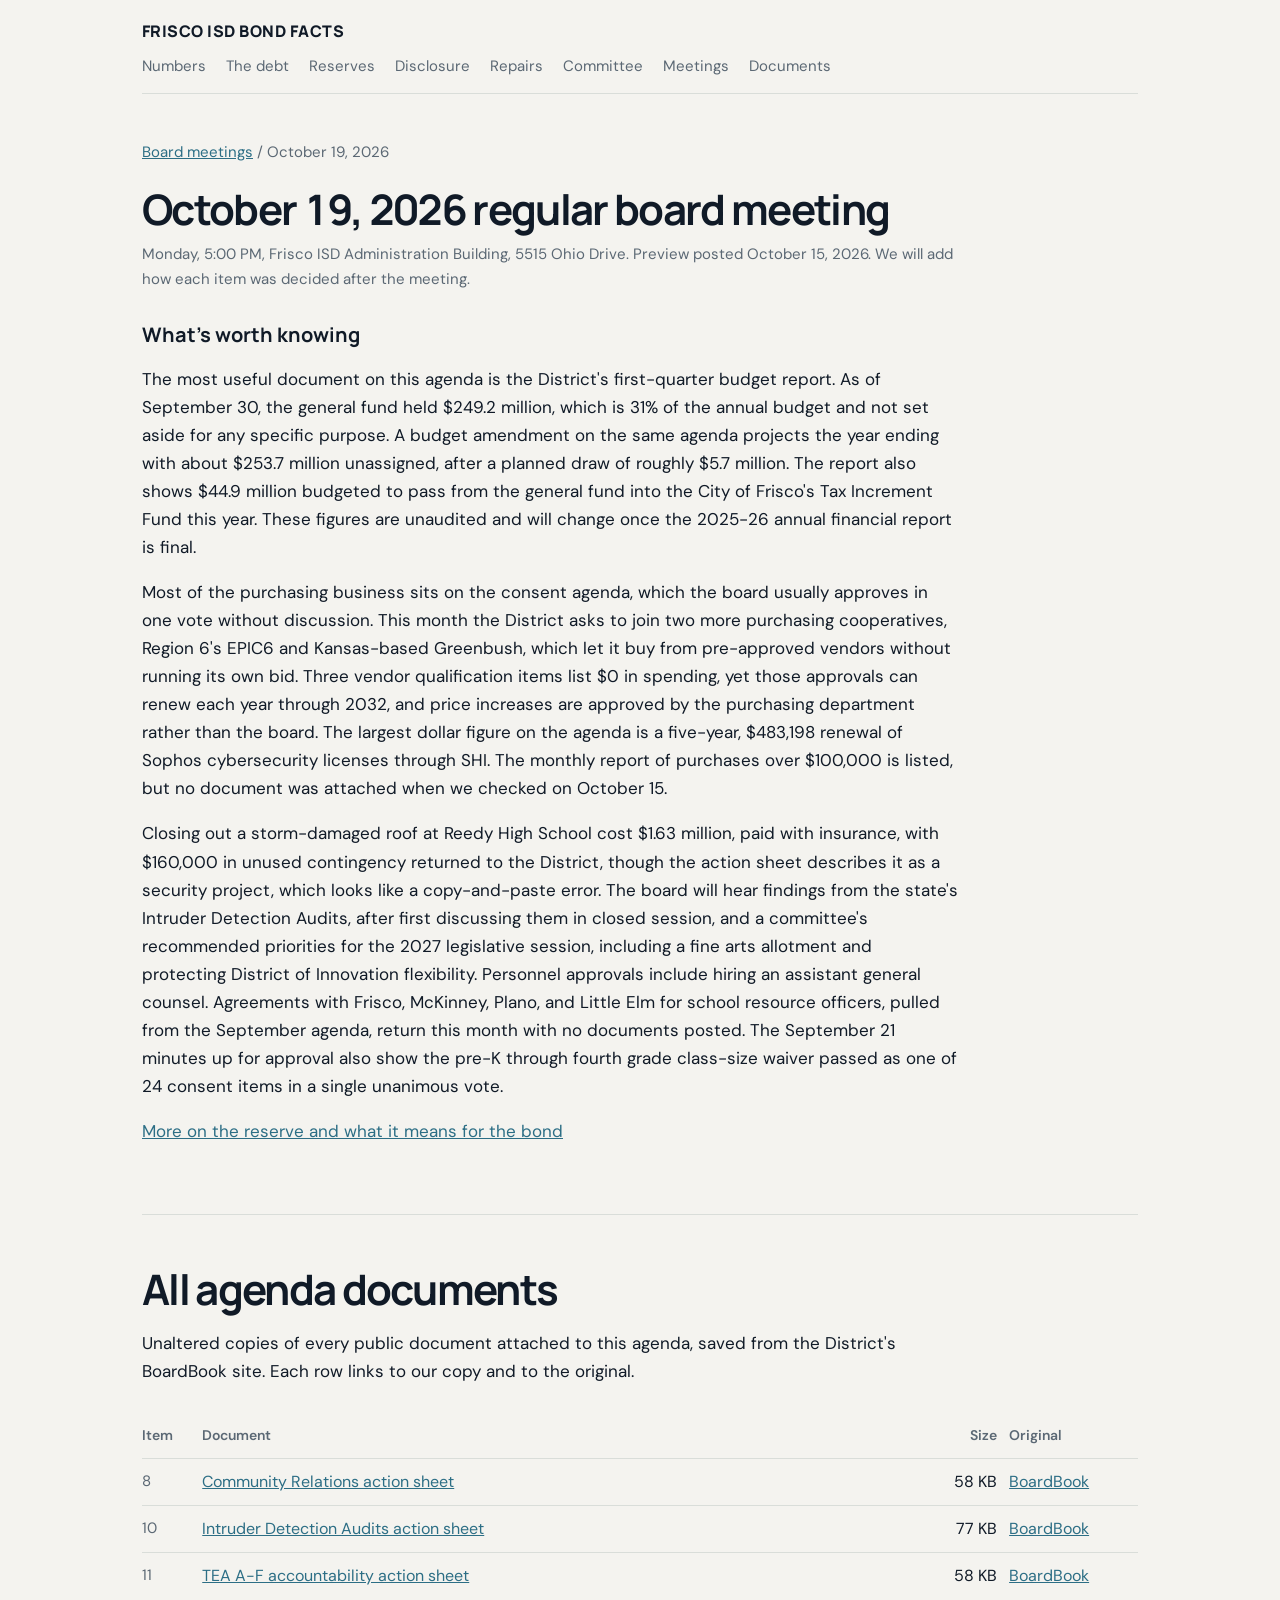
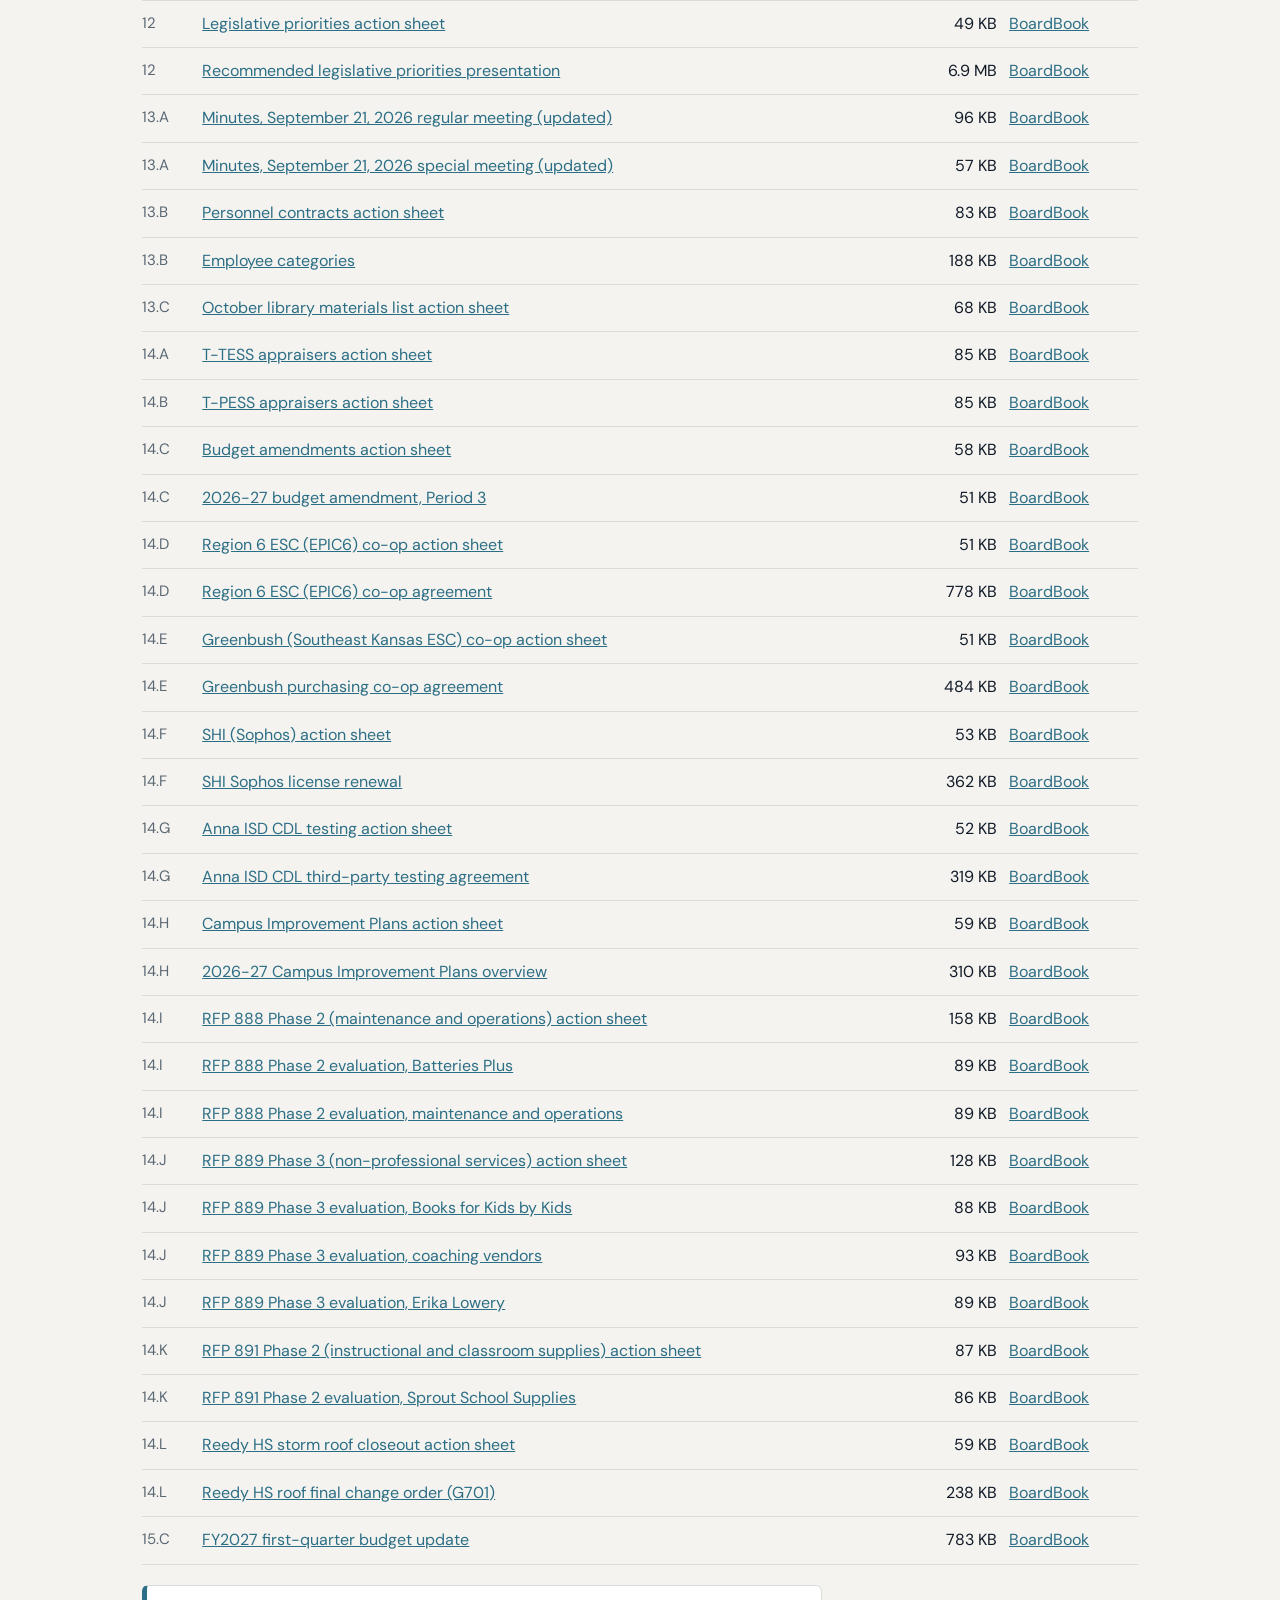
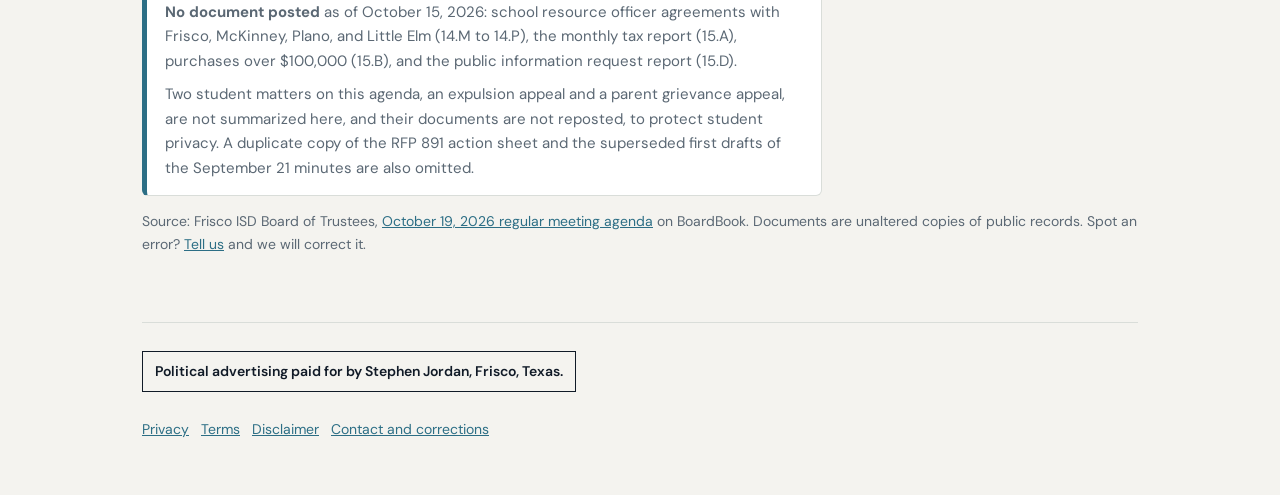
<file: meetings/2026-10-19.html>
<!DOCTYPE html>
<html lang="en">
<head>
<!-- Google tag (gtag.js) -->
<script async src="https://www.googletagmanager.com/gtag/js?id=G-J5FRJHZBKQ"></script>
<script>
  window.dataLayer = window.dataLayer || [];
  function gtag(){dataLayer.push(arguments);}
  gtag('js', new Date());
  gtag('config', 'G-J5FRJHZBKQ', { allow_google_signals: false, allow_ad_personalization_signals: false });
</script>
<meta charset="utf-8">
<meta name="viewport" content="width=device-width, initial-scale=1, viewport-fit=cover">
<title>October 19, 2026 Board Meeting | Frisco ISD Bond Facts</title>
<meta name="description" content="What's worth knowing on the Frisco ISD October 19, 2026 board agenda, with every public document available to download.">
<link rel="canonical" href="https://friscoisdbondfacts.com/meetings/2026-10-19">
<link rel="icon" href="/favicon.svg" type="image/svg+xml">
<meta name="theme-color" content="#101A27">
<meta property="og:type" content="article">
<meta property="og:site_name" content="Frisco ISD Bond Facts">
<meta property="og:title" content="Frisco ISD board meeting, October 19, 2026: what to know">
<meta property="og:description" content="A $249 million reserve, two new purchasing co-ops, and every agenda document in one place.">
<meta property="og:url" content="https://friscoisdbondfacts.com/meetings/2026-10-19">
<meta property="og:image" content="https://friscoisdbondfacts.com/og-image.png">
<meta name="twitter:card" content="summary_large_image">
<link rel="preconnect" href="https://fonts.googleapis.com">
<link rel="preconnect" href="https://fonts.gstatic.com" crossorigin>
<link href="https://fonts.googleapis.com/css2?family=DM+Sans:opsz,wght@9..40,400;9..40,500;9..40,700&family=Manrope:wght@500;600;700;800&display=swap" rel="stylesheet">
<link rel="stylesheet" href="/pages.css">
</head>
<body>
<!--email_off-->
<div class="wrap">
<header class="top">
  <a class="brand" href="/">Frisco ISD Bond Facts</a>
  <button class="menu-btn" type="button" aria-expanded="false" aria-controls="site-nav"><svg viewBox="0 0 24 24" aria-hidden="true"><path d="M3 6h18M3 12h18M3 18h18" stroke="currentColor" stroke-width="2.2" stroke-linecap="round"/></svg>Menu</button>
  <nav id="site-nav" aria-label="Sections"><div class="nav-head"><span>Sections</span><button class="nav-close" type="button" aria-label="Close menu">&times;</button></div><a href="/#numbers">Numbers</a><a href="/#debt">The debt</a><a href="/#reserves">Reserves</a><a href="/#disclosure">Disclosure</a><a href="/#repairs">Repairs</a><a href="/#committee">Committee</a><a href="/meetings/">Meetings</a><a href="/documents">Documents</a></nav>
</header>
<main id="main">
<section>
  <div class="prose">
    <p class="meta"><a href="/meetings/">Board meetings</a> / October 19, 2026</p>
    <h1 class="doch1">October 19, 2026 regular board meeting</h1>
    <p class="meta">Monday, 5:00 PM, Frisco ISD Administration Building, 5515 Ohio Drive. Preview posted October 15, 2026. We will add how each item was decided after the meeting.</p>

    <h2 class="sub">What's worth knowing</h2>
    <p>The most useful document on this agenda is the District's first-quarter budget report. As of September 30, the general fund held $249.2 million, which is 31% of the annual budget and not set aside for any specific purpose. A budget amendment on the same agenda projects the year ending with about $253.7 million unassigned, after a planned draw of roughly $5.7 million. The report also shows $44.9 million budgeted to pass from the general fund into the City of Frisco's Tax Increment Fund this year. These figures are unaudited and will change once the 2025-26 annual financial report is final.</p>
    <p>Most of the purchasing business sits on the consent agenda, which the board usually approves in one vote without discussion. This month the District asks to join two more purchasing cooperatives, Region 6's EPIC6 and Kansas-based Greenbush, which let it buy from pre-approved vendors without running its own bid. Three vendor qualification items list $0 in spending, yet those approvals can renew each year through 2032, and price increases are approved by the purchasing department rather than the board. The largest dollar figure on the agenda is a five-year, $483,198 renewal of Sophos cybersecurity licenses through SHI. The monthly report of purchases over $100,000 is listed, but no document was attached when we checked on October 15.</p>
    <p>Closing out a storm-damaged roof at Reedy High School cost $1.63 million, paid with insurance, with $160,000 in unused contingency returned to the District, though the action sheet describes it as a security project, which looks like a copy-and-paste error. The board will hear findings from the state's Intruder Detection Audits, after first discussing them in closed session, and a committee's recommended priorities for the 2027 legislative session, including a fine arts allotment and protecting District of Innovation flexibility. Personnel approvals include hiring an assistant general counsel. Agreements with Frisco, McKinney, Plano, and Little Elm for school resource officers, pulled from the September agenda, return this month with no documents posted. The September 21 minutes up for approval also show the pre-K through fourth grade class-size waiver passed as one of 24 consent items in a single unanimous vote.</p>
    <p><a href="/#reserves">More on the reserve and what it means for the bond</a></p>
  </div>
</section>

<section>
  <div class="prose">
    <h2>All agenda documents</h2>
    <p>Unaltered copies of every public document attached to this agenda, saved from the District's BoardBook site. Each row links to our copy and to the original.</p>
  </div>
  <div class="tablewrap">
  <table>
    <thead><tr><th>Item</th><th>Document</th><th class="n">Size</th><th>Original</th></tr></thead>
    <tbody>
<tr><td class="item">8</td><td><a href="/docs/2026-10-19_community-relations-action-sheet.pdf">Community Relations action sheet</a></td><td class="n">58 KB</td><td><a href="https://meetings.boardbook.org/Documents/FileViewerOrPublic/2014?file=14555013" rel="noopener">BoardBook</a></td></tr>
<tr><td class="item">10</td><td><a href="/docs/2026-10-19_intruder-detection-audits-action-sheet.pdf">Intruder Detection Audits action sheet</a></td><td class="n">77 KB</td><td><a href="https://meetings.boardbook.org/Documents/FileViewerOrPublic/2014?file=14556150" rel="noopener">BoardBook</a></td></tr>
<tr><td class="item">11</td><td><a href="/docs/2026-10-19_a-f-accountability-action-sheet.pdf">TEA A-F accountability action sheet</a></td><td class="n">58 KB</td><td><a href="https://meetings.boardbook.org/Documents/FileViewerOrPublic/2014?file=14537194" rel="noopener">BoardBook</a></td></tr>
<tr><td class="item">12</td><td><a href="/docs/2026-10-19_legislative-priorities-action-sheet.pdf">Legislative priorities action sheet</a></td><td class="n">49 KB</td><td><a href="https://meetings.boardbook.org/Documents/FileViewerOrPublic/2014?file=14537016" rel="noopener">BoardBook</a></td></tr>
<tr><td class="item">12</td><td><a href="/docs/2026-10-19_legislative-priorities-presentation.pdf">Recommended legislative priorities presentation</a></td><td class="n">6.9 MB</td><td><a href="https://meetings.boardbook.org/Documents/FileViewerOrPublic/2014?file=14563529" rel="noopener">BoardBook</a></td></tr>
<tr><td class="item">13.A</td><td><a href="/docs/2026-10-19_minutes-2026-09-21-regular-meeting.pdf">Minutes, September 21, 2026 regular meeting (updated)</a></td><td class="n">96 KB</td><td><a href="https://meetings.boardbook.org/Documents/FileViewerOrPublic/2014?file=14562573" rel="noopener">BoardBook</a></td></tr>
<tr><td class="item">13.A</td><td><a href="/docs/2026-10-19_minutes-2026-09-21-special-meeting.pdf">Minutes, September 21, 2026 special meeting (updated)</a></td><td class="n">57 KB</td><td><a href="https://meetings.boardbook.org/Documents/FileViewerOrPublic/2014?file=14562574" rel="noopener">BoardBook</a></td></tr>
<tr><td class="item">13.B</td><td><a href="/docs/2026-10-19_personnel-action-sheet.pdf">Personnel contracts action sheet</a></td><td class="n">83 KB</td><td><a href="https://meetings.boardbook.org/Documents/FileViewerOrPublic/2014?file=14537243" rel="noopener">BoardBook</a></td></tr>
<tr><td class="item">13.B</td><td><a href="/docs/2026-10-19_personnel-employee-categories.pdf">Employee categories</a></td><td class="n">188 KB</td><td><a href="https://meetings.boardbook.org/Documents/FileViewerOrPublic/2014?file=14537246" rel="noopener">BoardBook</a></td></tr>
<tr><td class="item">13.C</td><td><a href="/docs/2026-10-19_library-materials-list-action-sheet.pdf">October library materials list action sheet</a></td><td class="n">68 KB</td><td><a href="https://meetings.boardbook.org/Documents/FileViewerOrPublic/2014?file=14537188" rel="noopener">BoardBook</a></td></tr>
<tr><td class="item">14.A</td><td><a href="/docs/2026-10-19_t-tess-appraisers-action-sheet.pdf">T-TESS appraisers action sheet</a></td><td class="n">85 KB</td><td><a href="https://meetings.boardbook.org/Documents/FileViewerOrPublic/2014?file=14537289" rel="noopener">BoardBook</a></td></tr>
<tr><td class="item">14.B</td><td><a href="/docs/2026-10-19_t-pess-appraisers-action-sheet.pdf">T-PESS appraisers action sheet</a></td><td class="n">85 KB</td><td><a href="https://meetings.boardbook.org/Documents/FileViewerOrPublic/2014?file=14537303" rel="noopener">BoardBook</a></td></tr>
<tr><td class="item">14.C</td><td><a href="/docs/2026-10-19_budget-amendment-action-sheet.pdf">Budget amendments action sheet</a></td><td class="n">58 KB</td><td><a href="https://meetings.boardbook.org/Documents/FileViewerOrPublic/2014?file=14537052" rel="noopener">BoardBook</a></td></tr>
<tr><td class="item">14.C</td><td><a href="/docs/2026-10-19_frisco-isd-2026-27-budget-amendment-period-3.pdf">2026-27 budget amendment, Period 3</a></td><td class="n">51 KB</td><td><a href="https://meetings.boardbook.org/Documents/FileViewerOrPublic/2014?file=14537054" rel="noopener">BoardBook</a></td></tr>
<tr><td class="item">14.D</td><td><a href="/docs/2026-10-19_region-6-epic6-coop-action-sheet.pdf">Region 6 ESC (EPIC6) co-op action sheet</a></td><td class="n">51 KB</td><td><a href="https://meetings.boardbook.org/Documents/FileViewerOrPublic/2014?file=14537056" rel="noopener">BoardBook</a></td></tr>
<tr><td class="item">14.D</td><td><a href="/docs/2026-10-19_region-6-epic6-coop-agreement.pdf">Region 6 ESC (EPIC6) co-op agreement</a></td><td class="n">778 KB</td><td><a href="https://meetings.boardbook.org/Documents/FileViewerOrPublic/2014?file=14537059" rel="noopener">BoardBook</a></td></tr>
<tr><td class="item">14.E</td><td><a href="/docs/2026-10-19_greenbush-coop-action-sheet.pdf">Greenbush (Southeast Kansas ESC) co-op action sheet</a></td><td class="n">51 KB</td><td><a href="https://meetings.boardbook.org/Documents/FileViewerOrPublic/2014?file=14537083" rel="noopener">BoardBook</a></td></tr>
<tr><td class="item">14.E</td><td><a href="/docs/2026-10-19_greenbush-coop-agreement.pdf">Greenbush purchasing co-op agreement</a></td><td class="n">484 KB</td><td><a href="https://meetings.boardbook.org/Documents/FileViewerOrPublic/2014?file=14537086" rel="noopener">BoardBook</a></td></tr>
<tr><td class="item">14.F</td><td><a href="/docs/2026-10-19_shi-sophos-action-sheet.pdf">SHI (Sophos) action sheet</a></td><td class="n">53 KB</td><td><a href="https://meetings.boardbook.org/Documents/FileViewerOrPublic/2014?file=14537093" rel="noopener">BoardBook</a></td></tr>
<tr><td class="item">14.F</td><td><a href="/docs/2026-10-19_shi-sophos-agreement.pdf">SHI Sophos license renewal</a></td><td class="n">362 KB</td><td><a href="https://meetings.boardbook.org/Documents/FileViewerOrPublic/2014?file=14537094" rel="noopener">BoardBook</a></td></tr>
<tr><td class="item">14.G</td><td><a href="/docs/2026-10-19_anna-isd-cdl-testing-action-sheet.pdf">Anna ISD CDL testing action sheet</a></td><td class="n">52 KB</td><td><a href="https://meetings.boardbook.org/Documents/FileViewerOrPublic/2014?file=14537099" rel="noopener">BoardBook</a></td></tr>
<tr><td class="item">14.G</td><td><a href="/docs/2026-10-19_anna-isd-cdl-testing-agreement.pdf">Anna ISD CDL third-party testing agreement</a></td><td class="n">319 KB</td><td><a href="https://meetings.boardbook.org/Documents/FileViewerOrPublic/2014?file=14537100" rel="noopener">BoardBook</a></td></tr>
<tr><td class="item">14.H</td><td><a href="/docs/2026-10-19_campus-improvement-plans-action-sheet.pdf">Campus Improvement Plans action sheet</a></td><td class="n">59 KB</td><td><a href="https://meetings.boardbook.org/Documents/FileViewerOrPublic/2014?file=14537107" rel="noopener">BoardBook</a></td></tr>
<tr><td class="item">14.H</td><td><a href="/docs/2026-10-19_campus-improvement-plans-overview.pdf">2026-27 Campus Improvement Plans overview</a></td><td class="n">310 KB</td><td><a href="https://meetings.boardbook.org/Documents/FileViewerOrPublic/2014?file=14537109" rel="noopener">BoardBook</a></td></tr>
<tr><td class="item">14.I</td><td><a href="/docs/2026-10-19_rfp-888-phase-2-action-sheet.pdf">RFP 888 Phase 2 (maintenance and operations) action sheet</a></td><td class="n">158 KB</td><td><a href="https://meetings.boardbook.org/Documents/FileViewerOrPublic/2014?file=14537113" rel="noopener">BoardBook</a></td></tr>
<tr><td class="item">14.I</td><td><a href="/docs/2026-10-19_rfp-888-phase-2-batteries-evaluation.pdf">RFP 888 Phase 2 evaluation, Batteries Plus</a></td><td class="n">89 KB</td><td><a href="https://meetings.boardbook.org/Documents/FileViewerOrPublic/2014?file=14537115" rel="noopener">BoardBook</a></td></tr>
<tr><td class="item">14.I</td><td><a href="/docs/2026-10-19_rfp-888-phase-2-maintenance-evaluation.pdf">RFP 888 Phase 2 evaluation, maintenance and operations</a></td><td class="n">89 KB</td><td><a href="https://meetings.boardbook.org/Documents/FileViewerOrPublic/2014?file=14537117" rel="noopener">BoardBook</a></td></tr>
<tr><td class="item">14.J</td><td><a href="/docs/2026-10-19_rfp-889-phase-3-action-sheet.pdf">RFP 889 Phase 3 (non-professional services) action sheet</a></td><td class="n">128 KB</td><td><a href="https://meetings.boardbook.org/Documents/FileViewerOrPublic/2014?file=14537129" rel="noopener">BoardBook</a></td></tr>
<tr><td class="item">14.J</td><td><a href="/docs/2026-10-19_rfp-889-phase-3-books-for-kids-evaluation.pdf">RFP 889 Phase 3 evaluation, Books for Kids by Kids</a></td><td class="n">88 KB</td><td><a href="https://meetings.boardbook.org/Documents/FileViewerOrPublic/2014?file=14537130" rel="noopener">BoardBook</a></td></tr>
<tr><td class="item">14.J</td><td><a href="/docs/2026-10-19_rfp-889-phase-3-coaching-vendors-evaluation.pdf">RFP 889 Phase 3 evaluation, coaching vendors</a></td><td class="n">93 KB</td><td><a href="https://meetings.boardbook.org/Documents/FileViewerOrPublic/2014?file=14537134" rel="noopener">BoardBook</a></td></tr>
<tr><td class="item">14.J</td><td><a href="/docs/2026-10-19_rfp-889-phase-3-erika-lowery-evaluation.pdf">RFP 889 Phase 3 evaluation, Erika Lowery</a></td><td class="n">89 KB</td><td><a href="https://meetings.boardbook.org/Documents/FileViewerOrPublic/2014?file=14537137" rel="noopener">BoardBook</a></td></tr>
<tr><td class="item">14.K</td><td><a href="/docs/2026-10-19_rfp-891-phase-2-action-sheet.pdf">RFP 891 Phase 2 (instructional and classroom supplies) action sheet</a></td><td class="n">87 KB</td><td><a href="https://meetings.boardbook.org/Documents/FileViewerOrPublic/2014?file=14537148" rel="noopener">BoardBook</a></td></tr>
<tr><td class="item">14.K</td><td><a href="/docs/2026-10-19_rfp-891-phase-2-sprout-evaluation.pdf">RFP 891 Phase 2 evaluation, Sprout School Supplies</a></td><td class="n">86 KB</td><td><a href="https://meetings.boardbook.org/Documents/FileViewerOrPublic/2014?file=14537151" rel="noopener">BoardBook</a></td></tr>
<tr><td class="item">14.L</td><td><a href="/docs/2026-10-19_reedy-hs-roof-closeout-action-sheet.pdf">Reedy HS storm roof closeout action sheet</a></td><td class="n">59 KB</td><td><a href="https://meetings.boardbook.org/Documents/FileViewerOrPublic/2014?file=14553186" rel="noopener">BoardBook</a></td></tr>
<tr><td class="item">14.L</td><td><a href="/docs/2026-10-19_reedy-hs-roof-g701-change-order.pdf">Reedy HS roof final change order (G701)</a></td><td class="n">238 KB</td><td><a href="https://meetings.boardbook.org/Documents/FileViewerOrPublic/2014?file=14553189" rel="noopener">BoardBook</a></td></tr>
<tr><td class="item">15.C</td><td><a href="/docs/2026-10-19_frisco-isd-fy2027-q1-budget-update.pdf">FY2027 first-quarter budget update</a></td><td class="n">783 KB</td><td><a href="https://meetings.boardbook.org/Documents/FileViewerOrPublic/2014?file=14537032" rel="noopener">BoardBook</a></td></tr>
    </tbody>
  </table>
  </div>
  <div class="note">
    <p style="margin:0 0 8px"><strong>No document posted</strong> as of October 15, 2026: school resource officer agreements with Frisco, McKinney, Plano, and Little Elm (14.M to 14.P), the monthly tax report (15.A), purchases over $100,000 (15.B), and the public information request report (15.D).</p>
    <p style="margin:0">Two student matters on this agenda, an expulsion appeal and a parent grievance appeal, are not summarized here, and their documents are not reposted, to protect student privacy. A duplicate copy of the RFP 891 action sheet and the superseded first drafts of the September 21 minutes are also omitted.</p>
  </div>
  <p class="src">Source: Frisco ISD Board of Trustees, <a href="https://meetings.boardbook.org/Public/Agenda/2014?meeting=770954" rel="noopener">October 19, 2026 regular meeting agenda</a> on BoardBook. Documents are unaltered copies of public records. Spot an error? <a href="mailto:info@friscoisdbondfacts.com">Tell us</a> and we will correct it.</p>
</section>
</main>
<footer>
  <div class="disclose">Political advertising paid for by Stephen Jordan, Frisco, Texas.</div>
  <p style="font-size:14px"><a href="/privacy">Privacy</a> &nbsp; <a href="/terms">Terms</a> &nbsp; <a href="/disclaimer">Disclaimer</a> &nbsp; <a href="mailto:info@friscoisdbondfacts.com">Contact and corrections</a></p>
</footer>
</div>
<script src="/menu.js"></script>
<!--/email_off-->
</body>
</html>
</file>
<file: pages.css>
:root{
  --bg:#F4F3EF; --paper:#FFFFFF; --ink:#101A27; --muted:#5B6874;
  --rule:#D9DDD9; --teal:#2C6E85; --brick:#C2492F; --ghost:#8FB3C4;
  box-sizing:border-box;
  padding-top:env(safe-area-inset-top,0px);
  padding-bottom:env(safe-area-inset-bottom,0px);
}
@media (prefers-color-scheme:dark){
  :root:not([data-theme="light"]){
    --bg:#121A21; --paper:#18232C; --ink:#E6ECF0; --muted:#A3AFB8;
    --rule:#2C3A45; --teal:#5BB3BC; --brick:#E07A66; --ghost:#6B7882;
  }
}
:root[data-theme="dark"]{
  --bg:#121A21; --paper:#18232C; --ink:#E6ECF0; --muted:#A3AFB8;
  --rule:#2C3A45; --teal:#5BB3BC; --brick:#E07A66; --ghost:#6B7882;
}
*,*::before,*::after{box-sizing:inherit}
html{scroll-padding-top:env(safe-area-inset-top,0px);scroll-behavior:smooth}
@media (prefers-reduced-motion:reduce){html{scroll-behavior:auto}}
body{margin:0;background:var(--bg);color:var(--ink);
  font:17px/1.65 "DM Sans",system-ui,-apple-system,"Segoe UI",Arial,sans-serif;
  font-variant-numeric:tabular-nums}
a{color:var(--teal)}
a:focus-visible,button:focus-visible{outline:3px solid var(--teal);outline-offset:3px}
.wrap{max-width:1040px;margin:0 auto;padding:0 22px}
.prose{max-width:68ch}
header.top{display:flex;flex-direction:column;align-items:flex-start;gap:10px;
  padding:18px 0 14px;border-bottom:1px solid var(--rule)}
.brand{font-family:"Manrope",sans-serif;font-weight:800;font-size:16px;letter-spacing:.03em;color:var(--ink);text-decoration:none;white-space:nowrap;flex-shrink:0;text-transform:uppercase}
nav{display:flex;flex-wrap:wrap;justify-content:flex-start;gap:6px 20px}
nav a{color:var(--muted);text-decoration:none;font-size:15px;white-space:nowrap}
nav a:hover{color:var(--ink)}
@media (max-width:720px){nav{flex-wrap:nowrap;overflow-x:auto;width:100%;padding-bottom:4px;-webkit-overflow-scrolling:touch;scrollbar-width:none}nav::-webkit-scrollbar{display:none}}
@media (max-width:600px){nav{flex-wrap:wrap;overflow-x:visible;gap:6px 14px}nav a{font-size:14px}}
.menu-btn,.nav-head{display:none}
@media (max-width:720px){
  header.top{flex-direction:row;align-items:center;justify-content:space-between}
  .menu-btn{display:inline-flex;align-items:center;justify-content:center;gap:8px;min-width:44px;height:44px;padding:0 12px;border:1px solid var(--rule);border-radius:99px;background:var(--paper);color:var(--ink);font:700 14px "Manrope","DM Sans",system-ui,sans-serif;cursor:pointer}
  .menu-btn svg{width:20px;height:20px}
  nav#site-nav{display:none;position:fixed;inset:0;z-index:50;background:#101A27;flex-direction:column;flex-wrap:nowrap;gap:0;width:auto;margin:0;padding:max(14px,env(safe-area-inset-top)) 22px 32px;overflow-y:auto}
  nav#site-nav.open{display:flex}
  nav#site-nav .nav-head{display:flex;justify-content:space-between;align-items:center;padding:4px 0 10px;border-bottom:1px solid #ffffff2e;margin-bottom:6px}
  nav#site-nav .nav-head span{font:800 13px "Manrope",system-ui,sans-serif;letter-spacing:.14em;text-transform:uppercase;color:#A8D8EE}
  nav#site-nav .nav-close{width:44px;height:44px;border:1px solid #ffffff40;border-radius:99px;background:transparent;color:#F2F1EC;font-size:26px;line-height:1;cursor:pointer}
  nav#site-nav a{color:#F2F1EC;font:700 21px "Manrope",system-ui,sans-serif;padding:13px 2px;border-bottom:1px solid #ffffff1a;white-space:normal}
  nav#site-nav a:hover,nav#site-nav a:focus-visible{color:#EB7256}
  body.menu-open{overflow:hidden}
}
section{padding:52px 0;border-top:1px solid var(--rule)}
section:first-child{border-top:0}
section h2,.doch1{font-family:"Manrope",sans-serif;font-weight:700;font-size:clamp(28px,3.6vw,42px);
  line-height:1.08;margin:0 0 16px;letter-spacing:-.04em}
h3{font-family:"Manrope",sans-serif;font-weight:700;font-size:20px;margin:30px 0 4px}
.meta{color:var(--muted);font-size:15px;margin:-6px 0 22px}
.note{background:var(--paper);border:1px solid var(--rule);border-left:5px solid var(--teal);border-radius:6px;padding:14px 18px;font-size:15px;color:var(--muted);max-width:68ch}
.src{font-size:14px;color:var(--muted);margin-top:14px}
table{border-collapse:collapse;width:100%;font-size:16px;margin:12px 0 20px}
th,td{text-align:left;padding:10px 12px 10px 0;border-bottom:1px solid var(--rule);vertical-align:top}
th{font-weight:600;color:var(--muted);font-size:14px}
td.n,th.n{text-align:right;white-space:nowrap}
td.item{white-space:nowrap;color:var(--muted);font-size:15px}
.tablewrap{overflow-x:auto}
.btn{display:inline-block;background:var(--teal);color:#fff;text-decoration:none;font-weight:600;
  padding:12px 20px;border-radius:4px;margin:8px 10px 0 0}
footer{border-top:1px solid var(--rule);padding:28px 0 40px;font-size:14px;color:var(--muted)}
.disclose{border:1px solid var(--ink);color:var(--ink);display:inline-block;padding:8px 12px;font-weight:600;margin-bottom:12px}

section h2.sub{font-family:"Manrope",sans-serif;font-weight:700;font-size:20px;letter-spacing:normal;line-height:1.3;margin:30px 0 4px}
section h2.sub::before{content:none}
</file>
<file: legal.css>
:root{--bg:#F4F3EF;--paper:#FFFFFF;--ink:#101A27;--muted:#5B6874;--rule:#D9DDD9;--teal:#2C6E85;--coral:#EB7256}
@media (prefers-color-scheme:dark){:root{--bg:#0E1620;--paper:#16212C;--ink:#E8EDF0;--muted:#A3AFB8;--rule:#26333F;--teal:#7FC3DC}}
*{box-sizing:border-box}
body{margin:0;background:var(--bg);color:var(--ink);font:17px/1.7 "DM Sans",system-ui,-apple-system,"Segoe UI",Arial,sans-serif}
a{color:var(--teal)}
a:focus-visible{outline:3px solid var(--teal);outline-offset:3px}
.wrap{max-width:780px;margin:0 auto;padding:0 22px}
header{padding:18px 0 14px;border-bottom:1px solid var(--rule);display:flex;flex-wrap:wrap;gap:10px 22px;align-items:baseline}
.brand{font-family:Manrope,sans-serif;font-weight:800;font-size:16px;letter-spacing:.03em;text-transform:uppercase;color:var(--ink);text-decoration:none}
header nav a{color:var(--muted);text-decoration:none;font-size:15px;margin-right:16px}
main{padding:40px 0 30px}
h1{font-family:Manrope,sans-serif;font-weight:800;font-size:clamp(32px,5vw,46px);letter-spacing:-.04em;line-height:1.05;margin:0 0 10px}
.updated{color:var(--muted);font-size:14px;margin:0 0 28px}
h2{font-family:Manrope,sans-serif;font-weight:700;font-size:21px;letter-spacing:-.02em;margin:34px 0 8px}
p,li{max-width:68ch}
ul{padding-left:22px}
.note{background:var(--paper);border:1px solid var(--rule);border-top:4px solid var(--coral);border-radius:8px;padding:16px 18px;margin:20px 0}
footer{border-top:1px solid var(--rule);padding:24px 0 40px;font-size:14px;color:var(--muted)}
.disclose{border:1px solid var(--ink);color:var(--ink);display:inline-block;padding:8px 12px;font-weight:700;margin-bottom:12px}
.legal a{margin-right:14px;display:inline-block}
</file>
